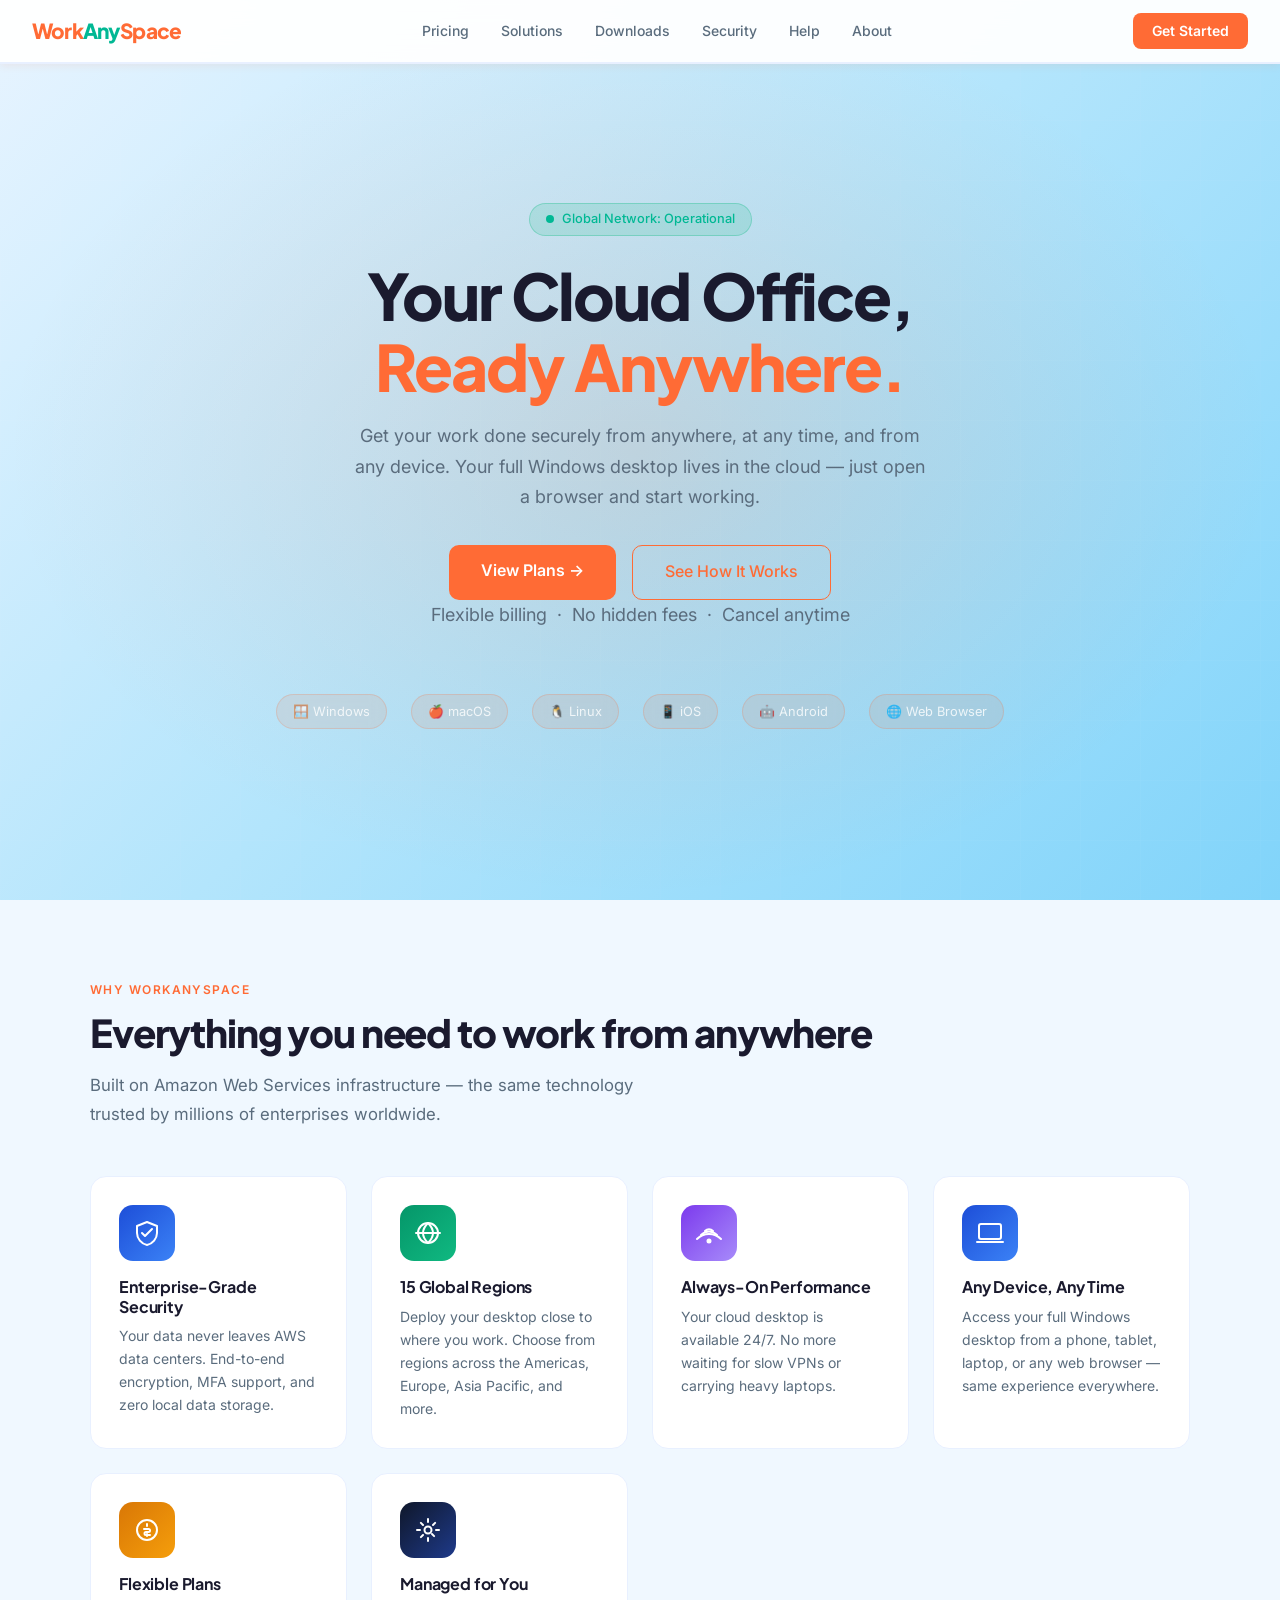
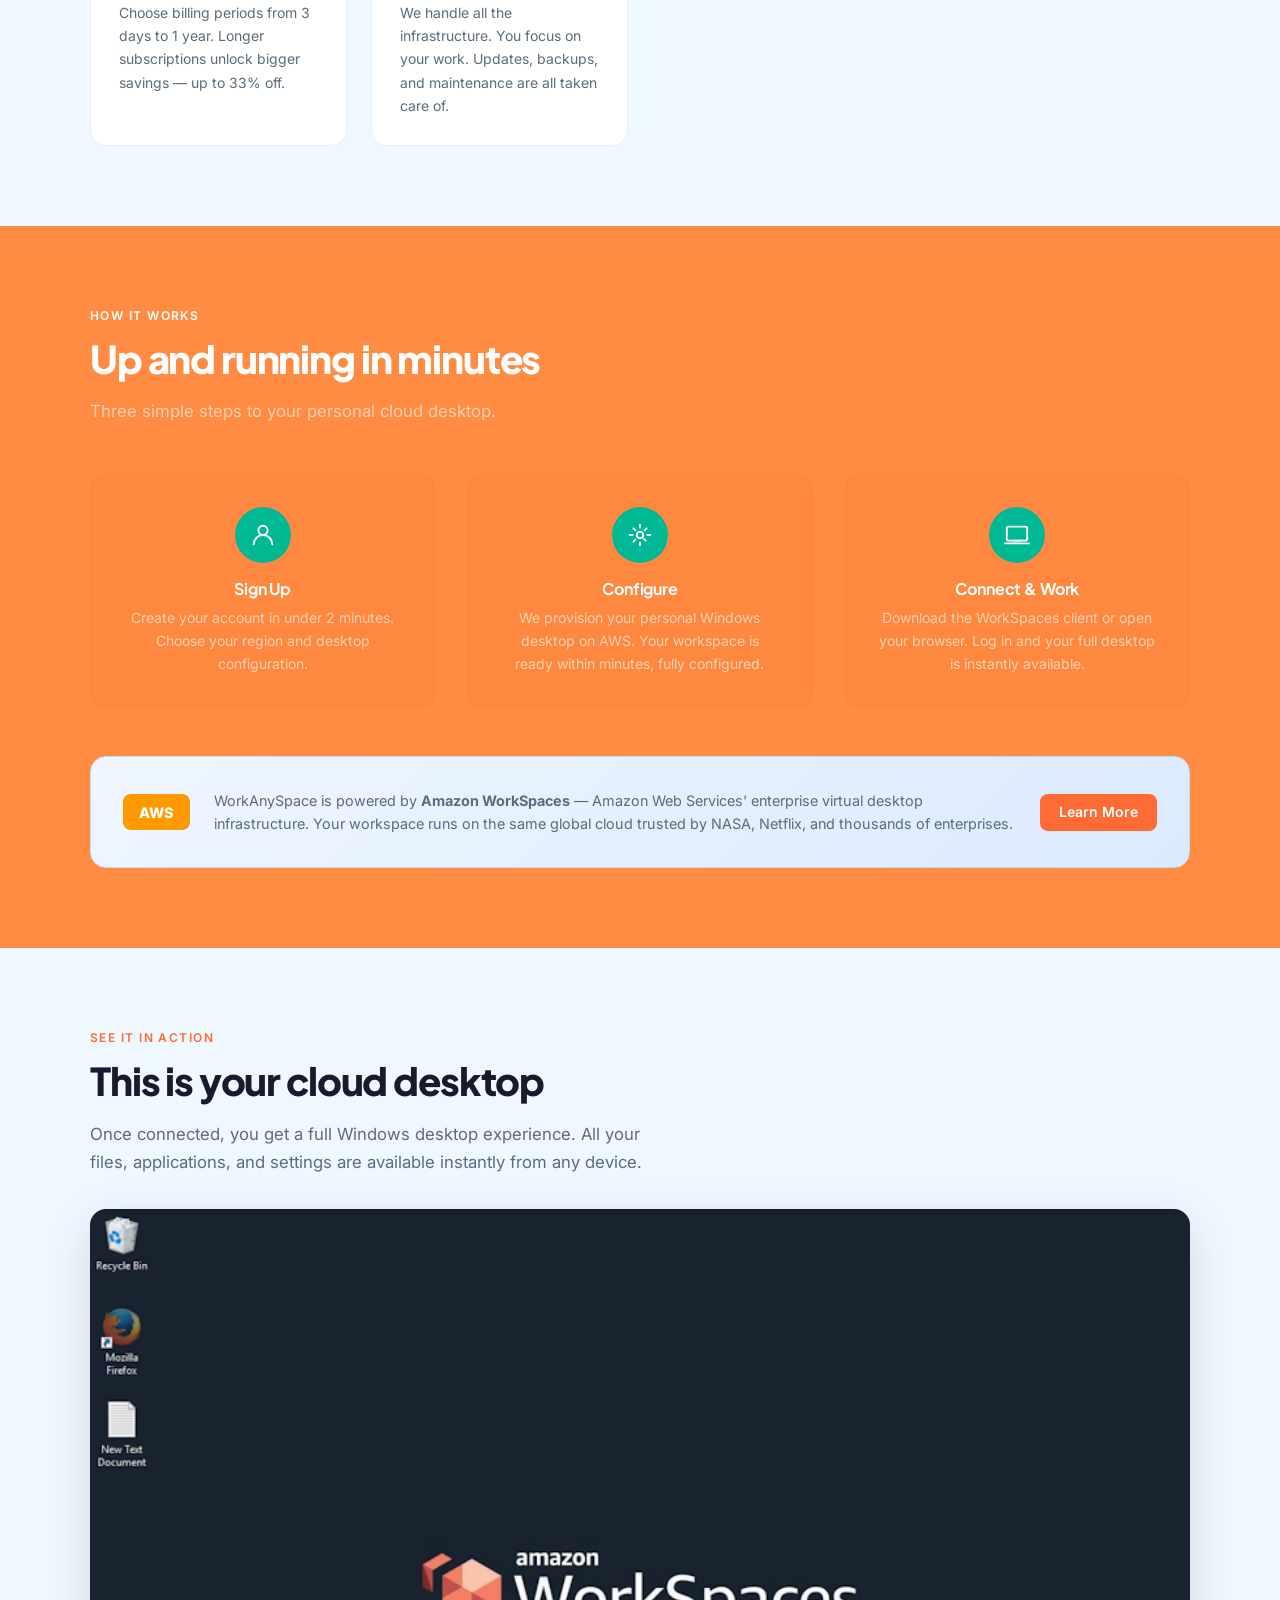
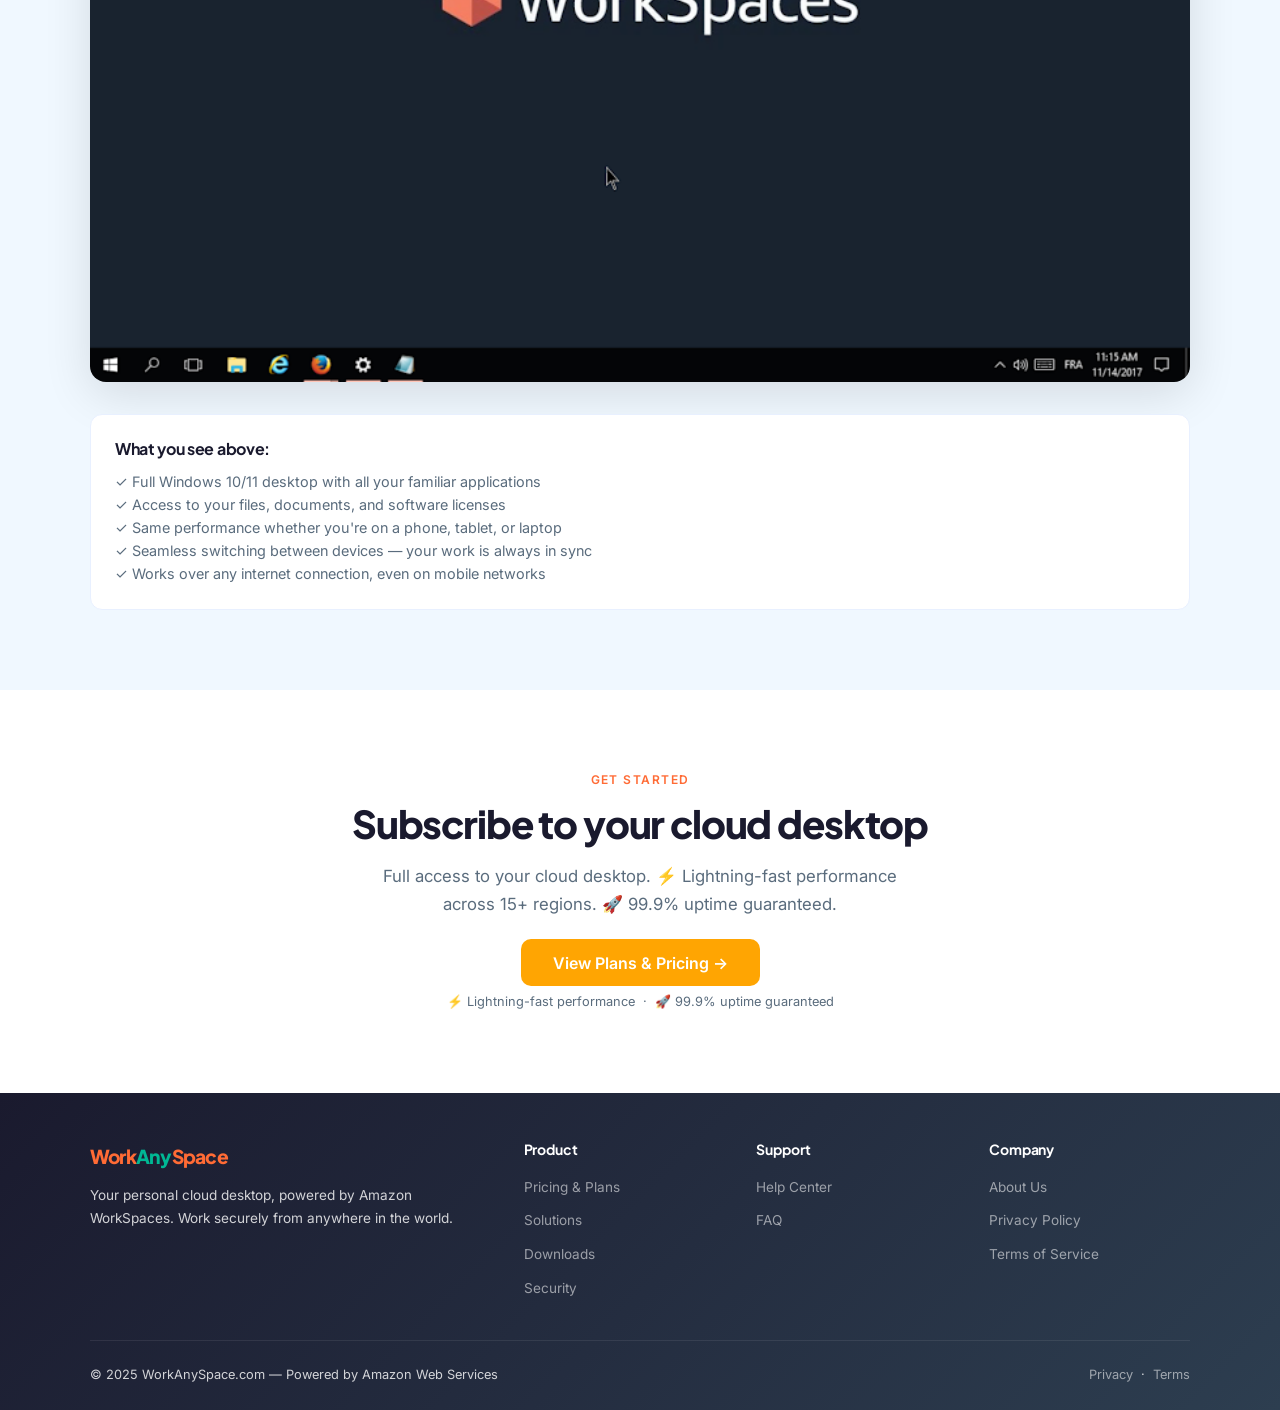
<file: index.html>
<!DOCTYPE html>
<html lang="en">
<head>
  <meta charset="UTF-8" />
  <meta name="viewport" content="width=device-width, initial-scale=1.0" />
  <title>WorkAnySpace – Your Cloud Desktop, Anywhere</title>
  <meta name="description" content="Get your work done securely from anywhere, at any time, on any device. Powered by Amazon WorkSpaces. Plans from $25/month." />
  <link rel="canonical" href="https://www.workanyspace.com/index.html" />
  <link rel="icon" type="image/svg+xml" href="data:image/svg+xml,<svg xmlns='http://www.w3.org/2000/svg' viewBox='0 0 32 32'><rect width='32' height='32' rx='8' fill='%231D4ED8'/><text x='50%25' y='54%25' dominant-baseline='middle' text-anchor='middle' font-size='18' font-family='Arial' font-weight='bold' fill='white'>W</text></svg>" />

  <!-- Open Graph / Facebook -->
  <meta property="og:type" content="website" />
  <meta property="og:url" content="https://www.workanyspace.com/" />
  <meta property="og:title" content="WorkAnySpace – Your Cloud Desktop, Anywhere" />
  <meta property="og:description" content="Get your work done securely from anywhere, at any time, on any device. Powered by Amazon WorkSpaces. Plans from $25/month." />
  <meta property="og:image" content="https://www.workanyspace.com/workspace-sample.webp" />
  <meta property="og:site_name" content="WorkAnySpace" />

  <!-- Twitter Card -->
  <meta name="twitter:card" content="summary_large_image" />
  <meta name="twitter:title" content="WorkAnySpace – Your Cloud Desktop, Anywhere" />
  <meta name="twitter:description" content="Get your work done securely from anywhere, at any time, on any device. Powered by Amazon WorkSpaces. Plans from $25/month." />
  <meta name="twitter:image" content="https://www.workanyspace.com/workspace-sample.webp" />

  <!-- Structured Data: Organization + WebSite -->
  <script type="application/ld+json">
  {
    "@context": "https://schema.org",
    "@graph": [
      {
        "@type": "Organization",
        "@id": "https://www.workanyspace.com/#organization",
        "name": "WorkAnySpace",
        "url": "https://www.workanyspace.com/",
        "logo": "https://www.workanyspace.com/workspace-sample.webp",
        "description": "WorkAnySpace provides cloud desktop solutions powered by Amazon WorkSpaces, enabling secure remote work from any device, anywhere in the world.",
        "contactPoint": {
          "@type": "ContactPoint",
          "email": "support@workanyspace.com",
          "contactType": "customer support"
        },
        "sameAs": []
      },
      {
        "@type": "WebSite",
        "@id": "https://www.workanyspace.com/#website",
        "url": "https://www.workanyspace.com/",
        "name": "WorkAnySpace",
        "description": "Your Cloud Desktop, Anywhere – Powered by Amazon WorkSpaces",
        "publisher": {
          "@id": "https://www.workanyspace.com/#organization"
        }
      },
      {
        "@type": "SoftwareApplication",
        "name": "WorkAnySpace Cloud Desktop",
        "applicationCategory": "BusinessApplication",
        "operatingSystem": "Windows, macOS, Linux, iOS, Android, Web Browser",
        "description": "A cloud desktop service powered by Amazon WorkSpaces. Access your full Windows desktop from any device, anywhere in the world.",
        "url": "https://www.workanyspace.com/",
        "offers": {
          "@type": "Offer",
          "price": "0",
          "priceCurrency": "USD",
          "description": "Starting from $25/month"
        }
      }
    ]
  }
  </script>

  <link rel="stylesheet" href="styles.css" />
  <!-- Google tag (gtag.js) -->
  <script async src="https://www.googletagmanager.com/gtag/js?id=G-0SPVFYB1VT"></script>
  <script>
    window.dataLayer = window.dataLayer || [];
    function gtag(){dataLayer.push(arguments);}
    gtag('js', new Date());
    gtag('config', 'G-0SPVFYB1VT');
  </script>
</head>
<body>

<nav>
  <a href="index.html" class="nav-logo">Work<span>Any</span>Space</a>
  <ul class="nav-links">
    <li><a href="pricing.html">Pricing</a></li>
    <li><a href="solutions.html">Solutions</a></li>
    <li><a href="downloads.html">Downloads</a></li>
    <li><a href="security.html">Security</a></li>
    <li><a href="help.html">Help</a></li>
    <li><a href="about.html">About</a></li>
  </ul>
  <div class="nav-actions">
    <a href="pricing.html" class="btn-primary">Get Started</a>
  </div>
</nav>

<!-- HERO -->
<section class="hero">
  <div class="hero-grid"></div>
  <div class="hero-content">
    <div class="status-badge">
      <span class="status-dot"></span>
      Global Network: Operational
    </div>
    <h1>Your Cloud Office,<br /><span>Ready Anywhere.</span></h1>
    <p>Get your work done securely from anywhere, at any time, and from any device. Your full Windows desktop lives in the cloud — just open a browser and start working.</p>
    <div class="hero-cta">
      <a href="pricing.html" class="btn-primary btn-large">View Plans →</a>
      <a href="solutions.html" class="btn-outline btn-large">See How It Works</a>
    </div>
    <p class="free-note">Flexible billing &nbsp;·&nbsp; No hidden fees &nbsp;·&nbsp; Cancel anytime</p>
    <div class="hero-devices">
      <span class="device-pill">🪟 Windows</span>
      <span class="device-pill">🍎 macOS</span>
      <span class="device-pill">🐧 Linux</span>
      <span class="device-pill">📱 iOS</span>
      <span class="device-pill">🤖 Android</span>
      <span class="device-pill">🌐 Web Browser</span>
    </div>
  </div>
</section>

<!-- CORE ADVANTAGES -->
<section style="background: var(--bg-light);">
  <div class="section-inner">
    <div class="section-label">Why WorkAnySpace</div>
    <h2 class="section-title">Everything you need to work from anywhere</h2>
    <p class="section-sub">Built on Amazon Web Services infrastructure — the same technology trusted by millions of enterprises worldwide.</p>
    <div class="features-grid">
      <div class="feature-card">
        <div class="feature-icon icon"><svg viewBox="0 0 28 28" fill="none" stroke="#fff" stroke-width="2" stroke-linecap="round" stroke-linejoin="round"><path d="M14 3L4 7v7c0 5.5 4.3 10.7 10 12 5.7-1.3 10-6.5 10-12V7L14 3z"/><polyline points="9,14 12,17 19,10"/></svg></div>
        <h3>Enterprise-Grade Security</h3>
        <p>Your data never leaves AWS data centers. End-to-end encryption, MFA support, and zero local data storage.</p>
      </div>
      <div class="feature-card">
        <div class="feature-icon icon icon-green"><svg viewBox="0 0 28 28" fill="none" stroke="#fff" stroke-width="2" stroke-linecap="round" stroke-linejoin="round"><circle cx="14" cy="14" r="10"/><path d="M2 14h24M14 4c-3 3-5 6-5 10s2 7 5 10M14 4c3 3 5 6 5 10s-2 7-5 10"/></svg></div>
        <h3>15 Global Regions</h3>
        <p>Deploy your desktop close to where you work. Choose from regions across the Americas, Europe, Asia Pacific, and more.</p>
      </div>
      <div class="feature-card">
        <div class="feature-icon icon icon-purple"><svg viewBox="0 0 28 28" fill="none" stroke="#fff" stroke-width="2" stroke-linecap="round" stroke-linejoin="round"><path d="M2 20c3.3-3.3 7.8-5 12-5s8.7 1.7 12 5"/><path d="M6 16c2.2-2.2 5.2-3.5 8-3.5s5.8 1.3 8 3.5"/><path d="M10 12c1.1-1.1 2.6-1.8 4-1.8s2.9.7 4 1.8"/><circle cx="14" cy="22" r="1.5" fill="#fff"/></svg></div>
        <h3>Always-On Performance</h3>
        <p>Your cloud desktop is available 24/7. No more waiting for slow VPNs or carrying heavy laptops.</p>
      </div>
      <div class="feature-card">
        <div class="feature-icon icon"><svg viewBox="0 0 28 28" fill="none" stroke="#fff" stroke-width="2" stroke-linecap="round" stroke-linejoin="round"><rect x="3" y="5" width="22" height="15" rx="2"/><path d="M1 23h26"/><path d="M10 20h8"/></svg></div>
        <h3>Any Device, Any Time</h3>
        <p>Access your full Windows desktop from a phone, tablet, laptop, or any web browser — same experience everywhere.</p>
      </div>
      <div class="feature-card">
        <div class="feature-icon icon icon-orange"><svg viewBox="0 0 28 28" fill="none" stroke="#fff" stroke-width="2" stroke-linecap="round" stroke-linejoin="round"><circle cx="14" cy="14" r="10"/><path d="M14 8v2m0 8v2m-3-7h4.5a1.5 1.5 0 010 3H13a1.5 1.5 0 000 3H17"/></svg></div>
        <h3>Flexible Plans</h3>
        <p>Choose billing periods from 3 days to 1 year. Longer subscriptions unlock bigger savings — up to 33% off.</p>
      </div>
      <div class="feature-card">
        <div class="feature-icon icon icon-dark"><svg viewBox="0 0 28 28" fill="none" stroke="#fff" stroke-width="2" stroke-linecap="round" stroke-linejoin="round"><circle cx="14" cy="14" r="3.5"/><path d="M14 3v3m0 16v3M3 14h3m16 0h3m-3.9-7.1-2.1 2.1M9 19l-2.1 2.1M20.1 20.1 18 18M9 9 6.9 6.9"/></svg></div>
        <h3>Managed for You</h3>
        <p>We handle all the infrastructure. You focus on your work. Updates, backups, and maintenance are all taken care of.</p>
      </div>
    </div>
  </div>
</section>

<!-- HOW IT WORKS -->
<section class="steps">
  <div class="section-inner">
    <div class="section-label">How It Works</div>
    <h2 class="section-title">Up and running in minutes</h2>
    <p class="section-sub">Three simple steps to your personal cloud desktop.</p>
    <div class="steps-grid">
      <div class="step-card">
        <div class="step-num"><svg viewBox="0 0 28 28" fill="none" stroke="#fff" stroke-width="2" stroke-linecap="round" stroke-linejoin="round" width="26" height="26"><circle cx="14" cy="9" r="5"/><path d="M4 24c0-5.5 4.5-10 10-10s10 4.5 10 10"/></svg></div>
        <h3>Sign Up</h3>
        <p>Create your account in under 2 minutes. Choose your region and desktop configuration.</p>
      </div>
      <div class="step-card">
        <div class="step-num"><svg viewBox="0 0 28 28" fill="none" stroke="#fff" stroke-width="2" stroke-linecap="round" stroke-linejoin="round" width="26" height="26"><circle cx="14" cy="14" r="3.5"/><path d="M14 3v3m0 16v3M3 14h3m16 0h3m-3.9-7.1-2.1 2.1M9 19l-2.1 2.1M20.1 20.1 18 18M9 9 6.9 6.9"/></svg></div>
        <h3>Configure</h3>
        <p>We provision your personal Windows desktop on AWS. Your workspace is ready within minutes, fully configured.</p>
      </div>
      <div class="step-card">
        <div class="step-num"><svg viewBox="0 0 28 28" fill="none" stroke="#fff" stroke-width="2" stroke-linecap="round" stroke-linejoin="round" width="26" height="26"><rect x="3" y="5" width="22" height="15" rx="2"/><path d="M1 23h26"/><path d="M10 20h8"/></svg></div>
        <h3>Connect & Work</h3>
        <p>Download the WorkSpaces client or open your browser. Log in and your full desktop is instantly available.</p>
      </div>
    </div>
    <div class="trust-banner">
      <span class="aws-badge">AWS</span>
      <p>WorkAnySpace is powered by <strong>Amazon WorkSpaces</strong> — Amazon Web Services' enterprise virtual desktop infrastructure. Your workspace runs on the same global cloud trusted by NASA, Netflix, and thousands of enterprises.</p>
      <a href="security.html" class="btn-primary">Learn More</a>
    </div>
  </div>
</section>

<!-- WORKSPACE EXAMPLE -->
<section style="background: var(--bg-light);">
  <div class="section-inner">
    <div class="section-label">See It In Action</div>
    <h2 class="section-title">This is your cloud desktop</h2>
    <p class="section-sub">Once connected, you get a full Windows desktop experience. All your files, applications, and settings are available instantly from any device.</p>
    <div style="margin-top:2rem; border-radius:16px; overflow:hidden; box-shadow:0 12px 48px rgba(0,0,0,0.12);">
      <img src="workspace-sample.webp" alt="WorkAnySpace Cloud Desktop Example – Full Windows Desktop in Browser" width="1200" height="750" style="width:100%; height:auto; display:block;" />
    </div>
    <div style="margin-top:2rem; background:#fff; border:1px solid var(--border); border-radius:12px; padding:1.5rem;">
      <h3 style="font-size:1rem; font-weight:700; margin-bottom:0.75rem; color:var(--text-dark);">What you see above:</h3>
      <ul style="list-style:none; color:var(--text-muted); font-size:0.9rem; line-height:1.8;">
        <li>✓ Full Windows 10/11 desktop with all your familiar applications</li>
        <li>✓ Access to your files, documents, and software licenses</li>
        <li>✓ Same performance whether you're on a phone, tablet, or laptop</li>
        <li>✓ Seamless switching between devices — your work is always in sync</li>
        <li>✓ Works over any internet connection, even on mobile networks</li>
      </ul>
    </div>
  </div>
</section>

<!-- TRIAL CTA -->
<section style="background: var(--bg-white); text-align: center;">
  <div class="section-inner">
    <div class="section-label">Get Started</div>
    <h2 class="section-title">Subscribe to your cloud desktop</h2>
    <p class="section-sub" style="margin: 0 auto 2rem;">Full access to your cloud desktop. ⚡ Lightning-fast performance across 15+ regions. 🚀 99.9% uptime guaranteed.</p>
    <a href="pricing.html" class="btn-primary btn-large btn-orange">View Plans & Pricing →</a>
    <p style="margin-top: 1rem; font-size: 0.8rem; color: var(--text-muted);">
      ⚡ Lightning-fast performance &nbsp;·&nbsp; 🚀 99.9% uptime guaranteed
    </p>
  </div>
</section>

<footer>
  <div class="footer-grid">
    <div class="footer-brand">
      <a href="index.html" class="nav-logo">Work<span>Any</span>Space</a>
      <p>Your personal cloud desktop, powered by Amazon WorkSpaces. Work securely from anywhere in the world.</p>
    </div>
    <div class="footer-col">
      <h4>Product</h4>
      <ul>
        <li><a href="pricing.html">Pricing & Plans</a></li>
        <li><a href="solutions.html">Solutions</a></li>
        <li><a href="downloads.html">Downloads</a></li>
        <li><a href="security.html">Security</a></li>
      </ul>
    </div>
    <div class="footer-col">
      <h4>Support</h4>
      <ul>
        <li><a href="help.html">Help Center</a></li>
        <li><a href="help.html#faq">FAQ</a></li>
      </ul>
    </div>
    <div class="footer-col">
      <h4>Company</h4>
      <ul>
        <li><a href="about.html">About Us</a></li>
        <li><a href="privacy.html">Privacy Policy</a></li>
        <li><a href="terms.html">Terms of Service</a></li>
      </ul>
    </div>
  </div>
  <div class="footer-bottom">
    <span>© 2025 WorkAnySpace.com — Powered by Amazon Web Services</span>
    <span><a href="privacy.html">Privacy</a> &nbsp;·&nbsp; <a href="terms.html">Terms</a></span>
  </div>
</footer>

<script>
  (function(d,t) {
    var BASE_URL="https://app.chatwoot.com";
    var g=d.createElement(t),s=d.getElementsByTagName(t)[0];
    g.src=BASE_URL+"/packs/js/sdk.js";
    g.async = true;
    s.parentNode.insertBefore(g,s);
    g.onload=function(){
      window.chatwootSDK.run({
        websiteToken: 'YqMaUxyNu1opMcPJSpZGg3Go',
        baseUrl: BASE_URL
      })
    }
  })(document,"script");
</script>

</body>
</html>
</file>
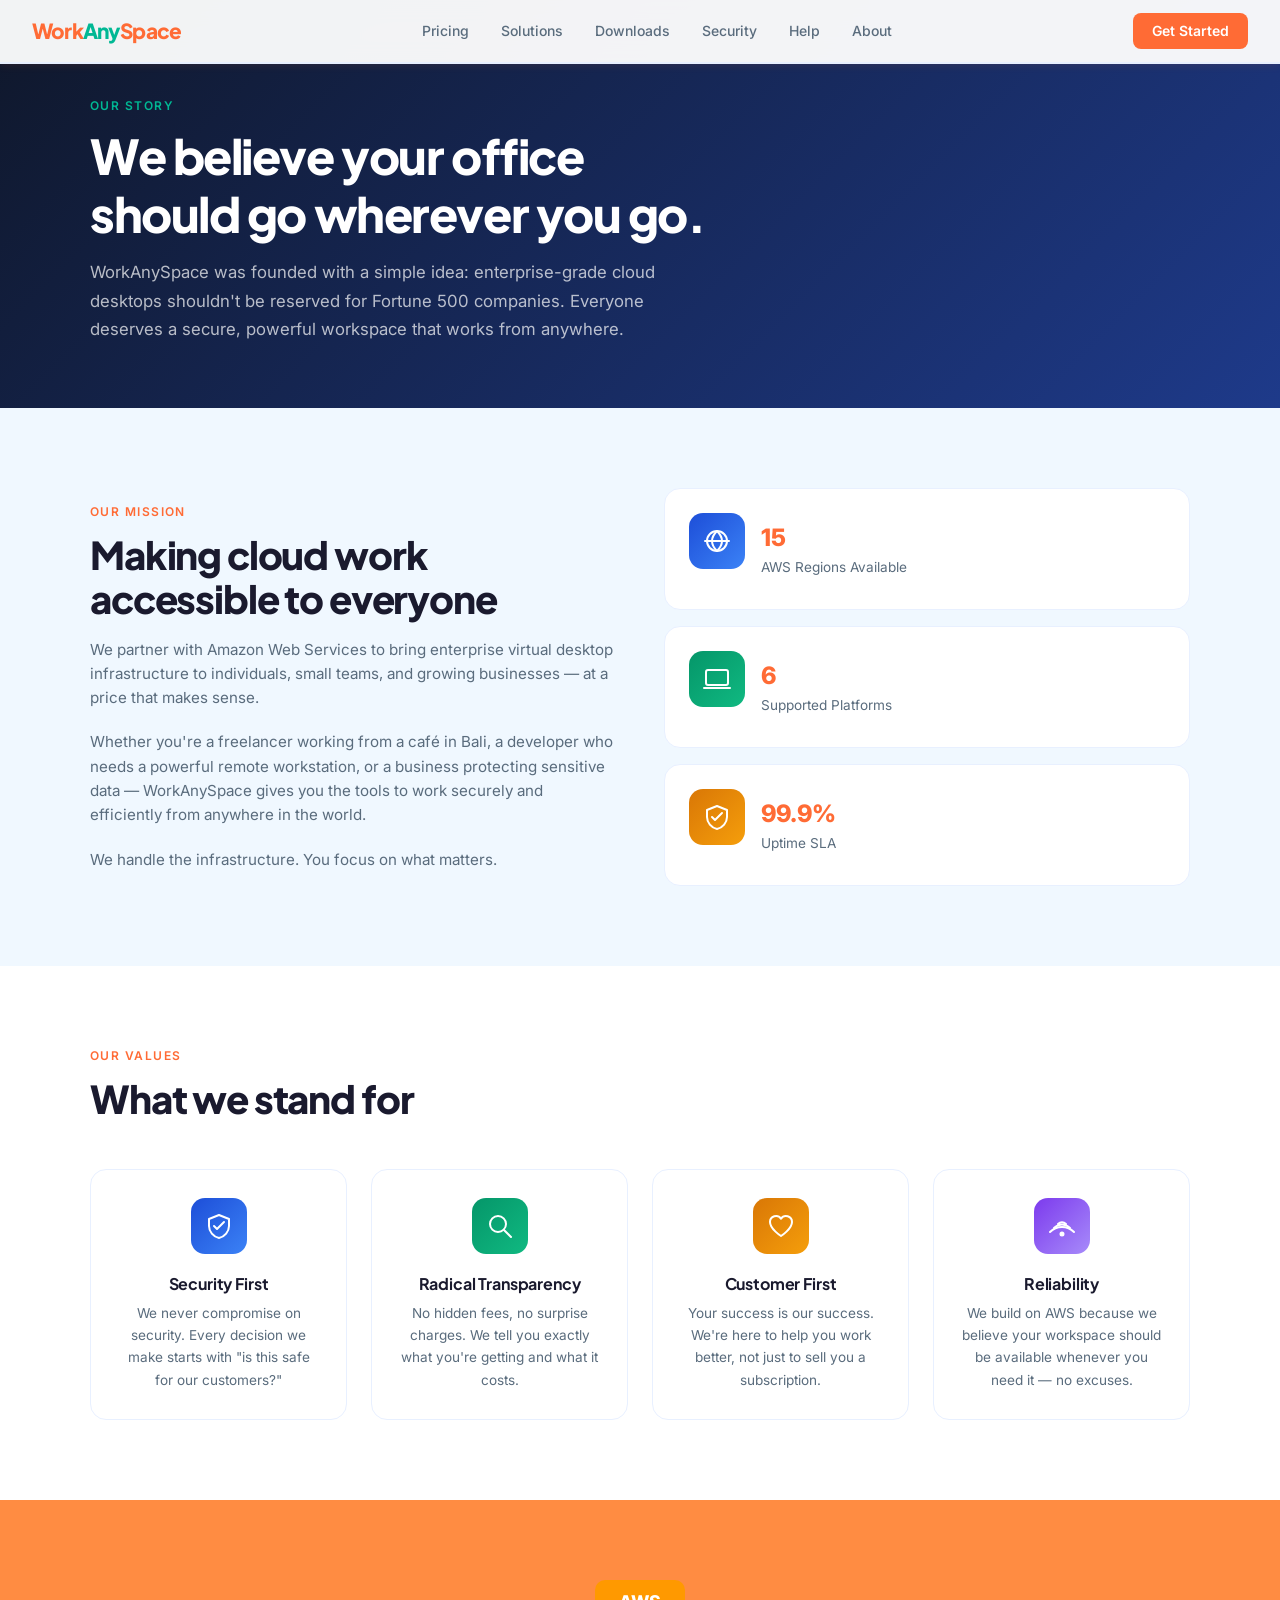
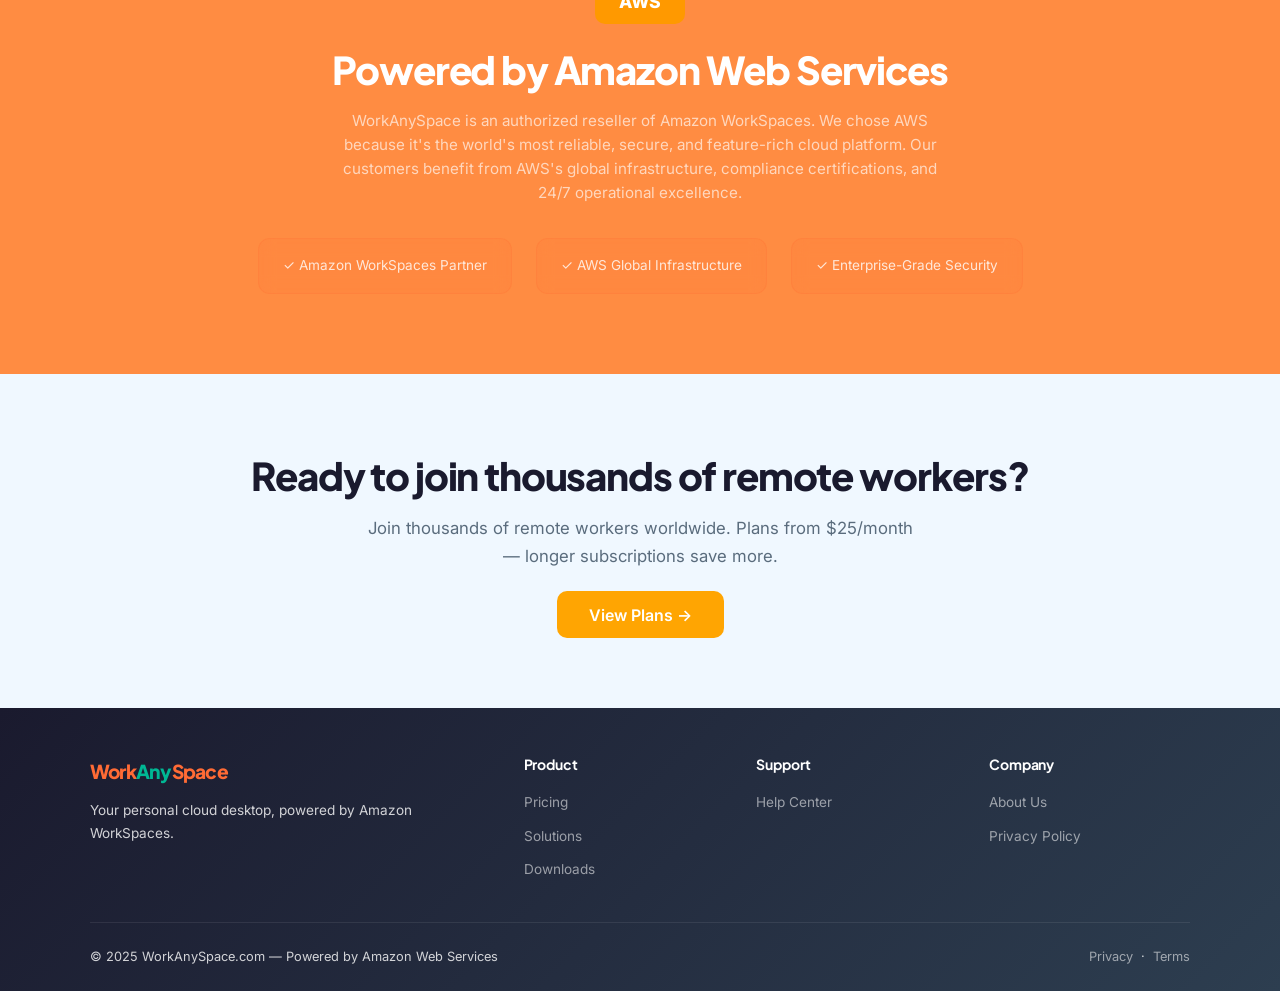
<file: about.html>
<!DOCTYPE html>
<html lang="en">
<head>
  <meta charset="UTF-8" />
  <meta name="viewport" content="width=device-width, initial-scale=1.0" />
  <title>About Us – WorkAnySpace</title>
  <meta name="description" content="Learn about WorkAnySpace — our mission to make cloud desktops accessible to everyone, powered by Amazon Web Services." />
  <link rel="canonical" href="https://www.workanyspace.com/about.html" />
  <link rel="icon" type="image/svg+xml" href="data:image/svg+xml,<svg xmlns='http://www.w3.org/2000/svg' viewBox='0 0 32 32'><rect width='32' height='32' rx='8' fill='%231D4ED8'/><text x='50%25' y='54%25' dominant-baseline='middle' text-anchor='middle' font-size='18' font-family='Arial' font-weight='bold' fill='white'>W</text></svg>" />

  <!-- Open Graph / Facebook -->
  <meta property="og:type" content="website" />
  <meta property="og:url" content="https://www.workanyspace.com/about.html" />
  <meta property="og:title" content="About Us – WorkAnySpace" />
  <meta property="og:description" content="Learn about WorkAnySpace — our mission to make cloud desktops accessible to everyone, powered by Amazon Web Services." />
  <meta property="og:image" content="https://www.workanyspace.com/workspace-sample.webp" />
  <meta property="og:site_name" content="WorkAnySpace" />

  <!-- Twitter Card -->
  <meta name="twitter:card" content="summary_large_image" />
  <meta name="twitter:title" content="About Us – WorkAnySpace" />
  <meta name="twitter:description" content="Learn about WorkAnySpace — our mission to make cloud desktops accessible to everyone, powered by Amazon Web Services." />
  <meta name="twitter:image" content="https://www.workanyspace.com/workspace-sample.webp" />

  <link rel="stylesheet" href="styles.css" />
  <!-- Google tag (gtag.js) -->
  <script async src="https://www.googletagmanager.com/gtag/js?id=G-0SPVFYB1VT"></script>
  <script>
    window.dataLayer = window.dataLayer || [];
    function gtag(){dataLayer.push(arguments);}
    gtag('js', new Date());
    gtag('config', 'G-0SPVFYB1VT');
  </script>
</head>
<body>

<nav>
  <a href="index.html" class="nav-logo">Work<span>Any</span>Space</a>
  <ul class="nav-links">
    <li><a href="pricing.html">Pricing</a></li>
    <li><a href="solutions.html">Solutions</a></li>
    <li><a href="downloads.html">Downloads</a></li>
    <li><a href="security.html">Security</a></li>
    <li><a href="help.html">Help</a></li>
    <li><a href="about.html">About</a></li>
  </ul>
  <div class="nav-actions">
    <a href="pricing.html" class="btn-primary">Get Started</a>
  </div>
</nav>

<!-- ABOUT HERO -->
<div class="about-hero">
  <div class="section-inner">
    <div class="section-label" style="color:var(--accent-green);">Our Story</div>
    <h1>We believe your office<br/>should go wherever you go.</h1>
    <p>WorkAnySpace was founded with a simple idea: enterprise-grade cloud desktops shouldn't be reserved for Fortune 500 companies. Everyone deserves a secure, powerful workspace that works from anywhere.</p>
  </div>
</div>

<!-- MISSION -->
<section style="background: var(--bg-light);">
  <div class="section-inner">
    <div style="display:grid; grid-template-columns: 1fr 1fr; gap:3rem; align-items:center;">
      <div>
        <div class="section-label">Our Mission</div>
        <h2 class="section-title">Making cloud work accessible to everyone</h2>
        <p style="color:var(--text-muted); font-size:0.95rem; margin-bottom:1.25rem;">We partner with Amazon Web Services to bring enterprise virtual desktop infrastructure to individuals, small teams, and growing businesses — at a price that makes sense.</p>
        <p style="color:var(--text-muted); font-size:0.95rem; margin-bottom:1.25rem;">Whether you're a freelancer working from a café in Bali, a developer who needs a powerful remote workstation, or a business protecting sensitive data — WorkAnySpace gives you the tools to work securely and efficiently from anywhere in the world.</p>
        <p style="color:var(--text-muted); font-size:0.95rem;">We handle the infrastructure. You focus on what matters.</p>
      </div>
      <div style="display:flex; flex-direction:column; gap:1rem;">
        <div style="background:var(--bg-white); border:1px solid var(--border); border-radius:16px; padding:1.5rem; display:flex; gap:1rem; align-items:center;">
          <div class="icon"><svg viewBox="0 0 28 28" fill="none" stroke="#fff" stroke-width="2" stroke-linecap="round" stroke-linejoin="round"><circle cx="14" cy="14" r="10"/><path d="M2 14h24M14 4c-3 3-5 6-5 10s2 7 5 10M14 4c3 3 5 6 5 10s-2 7-5 10"/></svg></div>
          <div>
            <div style="font-size:1.5rem; font-weight:800; color:var(--primary);">15</div>
            <div style="font-size:0.85rem; color:var(--text-muted);">AWS Regions Available</div>
          </div>
        </div>
        <div style="background:var(--bg-white); border:1px solid var(--border); border-radius:16px; padding:1.5rem; display:flex; gap:1rem; align-items:center;">
          <div class="icon icon-green"><svg viewBox="0 0 28 28" fill="none" stroke="#fff" stroke-width="2" stroke-linecap="round" stroke-linejoin="round"><rect x="3" y="5" width="22" height="15" rx="2"/><path d="M1 23h26"/><path d="M10 20h8"/></svg></div>
          <div>
            <div style="font-size:1.5rem; font-weight:800; color:var(--primary);">6</div>
            <div style="font-size:0.85rem; color:var(--text-muted);">Supported Platforms</div>
          </div>
        </div>
        <div style="background:var(--bg-white); border:1px solid var(--border); border-radius:16px; padding:1.5rem; display:flex; gap:1rem; align-items:center;">
          <div class="icon icon-orange"><svg viewBox="0 0 28 28" fill="none" stroke="#fff" stroke-width="2" stroke-linecap="round" stroke-linejoin="round"><path d="M14 3L4 7v7c0 5.5 4.3 10.7 10 12 5.7-1.3 10-6.5 10-12V7L14 3z"/><polyline points="9,14 12,17 19,10"/></svg></div>
          <div>
            <div style="font-size:1.5rem; font-weight:800; color:var(--primary);">99.9%</div>
            <div style="font-size:0.85rem; color:var(--text-muted);">Uptime SLA</div>
          </div>
        </div>
      </div>
    </div>
  </div>
</section>

<!-- VALUES -->
<section style="background: var(--bg-white);">
  <div class="section-inner">
    <div class="section-label">Our Values</div>
    <h2 class="section-title">What we stand for</h2>
    <div class="values-grid">
      <div class="value-card">
        <div class="value-icon"><div class="icon"><svg viewBox="0 0 28 28" fill="none" stroke="#fff" stroke-width="2" stroke-linecap="round" stroke-linejoin="round"><path d="M14 3L4 7v7c0 5.5 4.3 10.7 10 12 5.7-1.3 10-6.5 10-12V7L14 3z"/><polyline points="9,14 12,17 19,10"/></svg></div></div>
        <h3>Security First</h3>
        <p>We never compromise on security. Every decision we make starts with "is this safe for our customers?"</p>
      </div>
      <div class="value-card">
        <div class="value-icon"><div class="icon icon-green"><svg viewBox="0 0 28 28" fill="none" stroke="#fff" stroke-width="2" stroke-linecap="round" stroke-linejoin="round"><circle cx="12" cy="12" r="8"/><line x1="18" y1="18" x2="25" y2="25"/></svg></div></div>
        <h3>Radical Transparency</h3>
        <p>No hidden fees, no surprise charges. We tell you exactly what you're getting and what it costs.</p>
      </div>
      <div class="value-card">
        <div class="value-icon"><div class="icon icon-orange"><svg viewBox="0 0 28 28" fill="none" stroke="#fff" stroke-width="2" stroke-linecap="round" stroke-linejoin="round"><path d="M14 24S3 17 3 10a6 6 0 0111-3.3A6 6 0 0125 10c0 7-11 14-11 14z"/></svg></div></div>
        <h3>Customer First</h3>
        <p>Your success is our success. We're here to help you work better, not just to sell you a subscription.</p>
      </div>
      <div class="value-card">
        <div class="value-icon"><div class="icon icon-purple"><svg viewBox="0 0 28 28" fill="none" stroke="#fff" stroke-width="2" stroke-linecap="round" stroke-linejoin="round"><path d="M2 20c3.3-3.3 7.8-5 12-5s8.7 1.7 12 5"/><path d="M6 16c2.2-2.2 5.2-3.5 8-3.5s5.8 1.3 8 3.5"/><path d="M10 12c1.1-1.1 2.6-1.8 4-1.8s2.9.7 4 1.8"/><circle cx="14" cy="22" r="1.5" fill="#fff"/></svg></div></div>
        <h3>Reliability</h3>
        <p>We build on AWS because we believe your workspace should be available whenever you need it — no excuses.</p>
      </div>
    </div>
  </div>
</section>

<!-- AWS PARTNERSHIP -->
<section style="background: var(--primary-dark);">
  <div class="section-inner" style="text-align:center;">
    <div style="display:inline-block; background:#FF9900; color:#fff; font-weight:800; padding:0.5rem 1.5rem; border-radius:10px; font-size:1.1rem; margin-bottom:1.5rem;">AWS</div>
    <h2 class="section-title" style="color:#fff;">Powered by Amazon Web Services</h2>
    <p style="color:rgba(255,255,255,0.65); max-width:600px; margin:0 auto 2rem; font-size:0.95rem;">WorkAnySpace is an authorized reseller of Amazon WorkSpaces. We chose AWS because it's the world's most reliable, secure, and feature-rich cloud platform. Our customers benefit from AWS's global infrastructure, compliance certifications, and 24/7 operational excellence.</p>
    <div style="display:flex; justify-content:center; gap:1.5rem; flex-wrap:wrap;">
      <div style="background:var(--glass-bg); border:1px solid var(--glass-border); border-radius:12px; padding:1rem 1.5rem; color:rgba(255,255,255,0.8); font-size:0.85rem; backdrop-filter:blur(8px);">✓ Amazon WorkSpaces Partner</div>
      <div style="background:var(--glass-bg); border:1px solid var(--glass-border); border-radius:12px; padding:1rem 1.5rem; color:rgba(255,255,255,0.8); font-size:0.85rem; backdrop-filter:blur(8px);">✓ AWS Global Infrastructure</div>
      <div style="background:var(--glass-bg); border:1px solid var(--glass-border); border-radius:12px; padding:1rem 1.5rem; color:rgba(255,255,255,0.8); font-size:0.85rem; backdrop-filter:blur(8px);">✓ Enterprise-Grade Security</div>
    </div>
  </div>
</section>

<!-- CTA -->
<section style="background: var(--bg-light); text-align:center;">
  <div class="section-inner">
    <h2 class="section-title">Ready to join thousands of remote workers?</h2>
    <p class="section-sub" style="margin: 0 auto 2rem;">Join thousands of remote workers worldwide. Plans from $25/month — longer subscriptions save more.</p>
    <a href="pricing.html" class="btn-primary btn-large btn-orange">View Plans →</a>
  </div>
</section>

<footer>
  <div class="footer-grid">
    <div class="footer-brand">
      <a href="index.html" class="nav-logo">Work<span>Any</span>Space</a>
      <p>Your personal cloud desktop, powered by Amazon WorkSpaces.</p>
    </div>
    <div class="footer-col"><h4>Product</h4><ul>
      <li><a href="pricing.html">Pricing</a></li>
      <li><a href="solutions.html">Solutions</a></li>
      <li><a href="downloads.html">Downloads</a></li>
    </ul></div>
    <div class="footer-col"><h4>Support</h4><ul>
      <li><a href="help.html">Help Center</a></li>
    </ul></div>
    <div class="footer-col"><h4>Company</h4><ul>
      <li><a href="about.html">About Us</a></li>
      <li><a href="privacy.html">Privacy Policy</a></li>
    </ul></div>
  </div>
  <div class="footer-bottom">
    <span>© 2025 WorkAnySpace.com — Powered by Amazon Web Services</span>
    <span><a href="privacy.html">Privacy</a> &nbsp;·&nbsp; <a href="terms.html">Terms</a></span>
  </div>
</footer>

<script>
  (function(d,t) {
    var BASE_URL="https://app.chatwoot.com";
    var g=d.createElement(t),s=d.getElementsByTagName(t)[0];
    g.src=BASE_URL+"/packs/js/sdk.js";
    g.async = true;
    s.parentNode.insertBefore(g,s);
    g.onload=function(){
      window.chatwootSDK.run({
        websiteToken: 'YqMaUxyNu1opMcPJSpZGg3Go',
        baseUrl: BASE_URL
      })
    }
  })(document,"script");
</script>

</body>
</html>
</file>
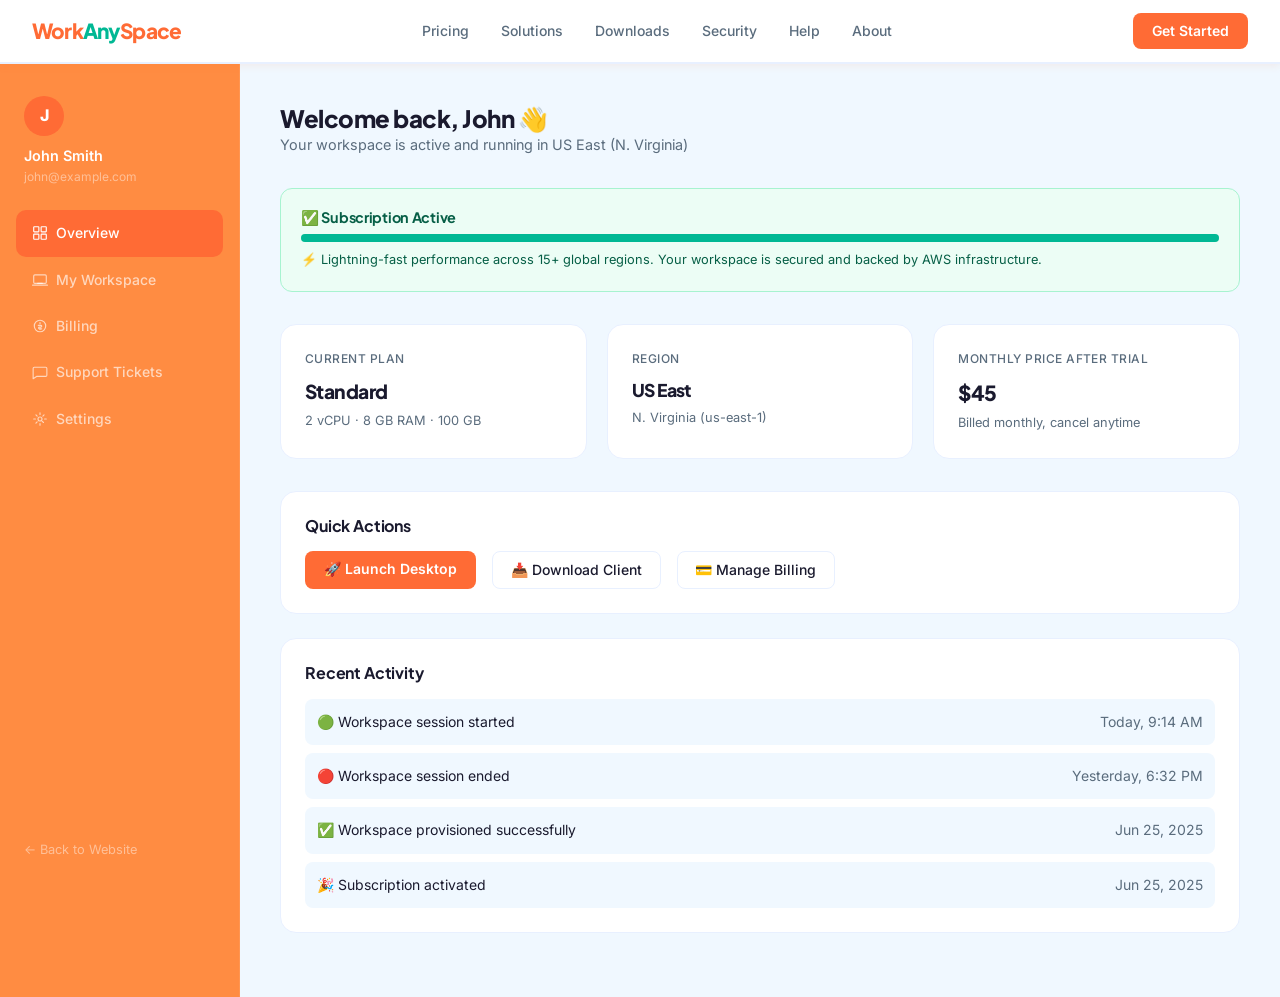
<file: dashboard.html>
<!DOCTYPE html>
<html lang="en">
<head>
  <meta charset="UTF-8" />
  <meta name="viewport" content="width=device-width, initial-scale=1.0" />
  <title>Dashboard – WorkAnySpace</title>
  <meta name="robots" content="noindex, nofollow" />
  <link rel="icon" type="image/svg+xml" href="data:image/svg+xml,<svg xmlns='http://www.w3.org/2000/svg' viewBox='0 0 32 32'><rect width='32' height='32' rx='8' fill='%231D4ED8'/><text x='50%25' y='54%25' dominant-baseline='middle' text-anchor='middle' font-size='18' font-family='Arial' font-weight='bold' fill='white'>W</text></svg>" />
  <link rel="stylesheet" href="styles.css" />
  <!-- Google tag (gtag.js) -->
  <script async src="https://www.googletagmanager.com/gtag/js?id=G-0SPVFYB1VT"></script>
  <script>
    window.dataLayer = window.dataLayer || [];
    function gtag(){dataLayer.push(arguments);}
    gtag('js', new Date());
    gtag('config', 'G-0SPVFYB1VT');
  </script>
</head>
<body>

<nav>
  <a href="index.html" class="nav-logo">Work<span>Any</span>Space</a>
  <ul class="nav-links">
    <li><a href="pricing.html">Pricing</a></li>
    <li><a href="solutions.html">Solutions</a></li>
    <li><a href="downloads.html">Downloads</a></li>
    <li><a href="security.html">Security</a></li>
    <li><a href="help.html">Help</a></li>
    <li><a href="about.html">About</a></li>
  </ul>
  <div class="nav-actions">
    <a href="pricing.html" class="btn-primary">Get Started</a>
  </div>
</nav>

<div class="dashboard-layout">

  <!-- SIDEBAR -->
  <aside class="sidebar">
    <div style="padding:0 0.5rem; margin-bottom:1.5rem;">
      <div style="width:40px; height:40px; background:var(--primary); border-radius:50%; display:flex; align-items:center; justify-content:center; color:#fff; font-weight:800; font-size:1rem; margin-bottom:0.5rem;">J</div>
      <div style="color:#fff; font-size:0.9rem; font-weight:600;">John Smith</div>
      <div style="color:rgba(255,255,255,0.45); font-size:0.75rem;">john@example.com</div>
    </div>
    <ul class="sidebar-nav">
      <li><a href="#overview" class="active" onclick="showTab('overview',this)"><svg width="16" height="16" viewBox="0 0 28 28" fill="none" stroke="currentColor" stroke-width="2" stroke-linecap="round" stroke-linejoin="round"><rect x="3" y="3" width="9" height="9" rx="1"/><rect x="16" y="3" width="9" height="9" rx="1"/><rect x="3" y="16" width="9" height="9" rx="1"/><rect x="16" y="16" width="9" height="9" rx="1"/></svg> Overview</a></li>
      <li><a href="#workspace" onclick="showTab('workspace',this)"><svg width="16" height="16" viewBox="0 0 28 28" fill="none" stroke="currentColor" stroke-width="2" stroke-linecap="round" stroke-linejoin="round"><rect x="3" y="5" width="22" height="15" rx="2"/><path d="M1 23h26"/><path d="M10 20h8"/></svg> My Workspace</a></li>
      <li><a href="#billing" onclick="showTab('billing',this)"><svg width="16" height="16" viewBox="0 0 28 28" fill="none" stroke="currentColor" stroke-width="2" stroke-linecap="round" stroke-linejoin="round"><circle cx="14" cy="14" r="10"/><path d="M14 8v2m0 8v2m-3-7h4.5a1.5 1.5 0 010 3H13a1.5 1.5 0 000 3H17"/></svg> Billing</a></li>
      <li><a href="#tickets" onclick="showTab('tickets',this)"><svg width="16" height="16" viewBox="0 0 28 28" fill="none" stroke="currentColor" stroke-width="2" stroke-linecap="round" stroke-linejoin="round"><path d="M4 4h20a2 2 0 012 2v12a2 2 0 01-2 2H8l-6 4V6a2 2 0 012-2z"/></svg> Support Tickets</a></li>
      <li><a href="#settings" onclick="showTab('settings',this)"><svg width="16" height="16" viewBox="0 0 28 28" fill="none" stroke="currentColor" stroke-width="2" stroke-linecap="round" stroke-linejoin="round"><circle cx="14" cy="14" r="3.5"/><path d="M14 3v3m0 16v3M3 14h3m16 0h3m-3.9-7.1-2.1 2.1M9 19l-2.1 2.1M20.1 20.1 18 18M9 9 6.9 6.9"/></svg> Settings</a></li>
    </ul>
    <div style="position:absolute; bottom:2rem; left:1rem; right:1rem;">
      <a href="index.html" style="display:flex; align-items:center; gap:0.5rem; color:rgba(255,255,255,0.45); font-size:0.8rem; text-decoration:none; padding:0.5rem;">
        ← Back to Website
      </a>
    </div>
  </aside>

  <!-- MAIN CONTENT -->
  <main class="dashboard-main">

    <!-- OVERVIEW TAB -->
    <div id="tab-overview">
      <div class="dash-header">
        <h1>Welcome back, John 👋</h1>
        <p>Your workspace is active and running in US East (N. Virginia)</p>
      </div>

      <!-- SUBSCRIPTION STATUS -->
      <div class="trial-bar">
        <h4>✅ Subscription Active</h4>
        <div class="progress-track">
          <div class="progress-fill" style="width:100%;"></div>
        </div>
        <p>⚡ Lightning-fast performance across 15+ global regions. Your workspace is secured and backed by AWS infrastructure.</p>
      </div>

      <!-- STATS -->
      <div class="dash-grid">
        <div class="dash-card">
          <div class="label">Current Plan</div>
          <div class="value" style="font-size:1.2rem;">Standard</div>
          <div class="sub">2 vCPU · 8 GB RAM · 100 GB</div>
        </div>
        <div class="dash-card">
          <div class="label">Region</div>
          <div class="value" style="font-size:1.1rem;">US East</div>
          <div class="sub">N. Virginia (us-east-1)</div>
        </div>
        <div class="dash-card">
          <div class="label">Monthly Price After Trial</div>
          <div class="value" style="font-size:1.3rem;">$45</div>
          <div class="sub">Billed monthly, cancel anytime</div>
        </div>
      </div>

      <!-- QUICK ACTIONS -->
      <div class="dash-section">
        <h3>Quick Actions</h3>
        <div style="display:flex; gap:1rem; flex-wrap:wrap;">
          <a href="https://us-east-1.webclient.amazonworkspaces.com/registration" target="_blank" class="btn-primary">🚀 Launch Desktop</a>
          <a href="downloads.html" class="btn-outline" style="color:var(--text-dark); border-color:var(--border); padding:0.45rem 1.1rem; border-radius:8px; text-decoration:none; font-size:0.875rem; font-weight:500;">📥 Download Client</a>
          <button onclick="showTab('billing', document.querySelector('[onclick*=billing]'))" class="btn-outline" style="color:var(--text-dark); border-color:var(--border); padding:0.45rem 1.1rem; border-radius:8px; font-size:0.875rem; font-weight:500; cursor:pointer; background:none;">💳 Manage Billing</button>
        </div>
      </div>

      <!-- RECENT ACTIVITY -->
      <div class="dash-section">
        <h3>Recent Activity</h3>
        <div style="display:flex; flex-direction:column; gap:0.5rem;">
          <div style="display:flex; justify-content:space-between; align-items:center; padding:0.75rem; background:var(--bg-light); border-radius:8px; font-size:0.875rem;">
            <span>🟢 Workspace session started</span>
            <span style="color:var(--text-muted);">Today, 9:14 AM</span>
          </div>
          <div style="display:flex; justify-content:space-between; align-items:center; padding:0.75rem; background:var(--bg-light); border-radius:8px; font-size:0.875rem;">
            <span>🔴 Workspace session ended</span>
            <span style="color:var(--text-muted);">Yesterday, 6:32 PM</span>
          </div>
          <div style="display:flex; justify-content:space-between; align-items:center; padding:0.75rem; background:var(--bg-light); border-radius:8px; font-size:0.875rem;">
            <span>✅ Workspace provisioned successfully</span>
            <span style="color:var(--text-muted);">Jun 25, 2025</span>
          </div>
          <div style="display:flex; justify-content:space-between; align-items:center; padding:0.75rem; background:var(--bg-light); border-radius:8px; font-size:0.875rem;">
            <span>🎉 Subscription activated</span>
            <span style="color:var(--text-muted);">Jun 25, 2025</span>
          </div>
        </div>
      </div>
    </div>

    <!-- WORKSPACE TAB -->
    <div id="tab-workspace" style="display:none;">
      <div class="dash-header">
        <h1>My Workspace</h1>
        <p>Manage and connect to your cloud desktop</p>
      </div>
      <div class="dash-section">
        <h3>Workspace Details</h3>
        <div style="display:grid; grid-template-columns:1fr 1fr; gap:1rem; font-size:0.875rem;">
          <div style="display:flex; flex-direction:column; gap:0.25rem;"><span style="color:var(--text-muted);">Status</span><span style="color:var(--accent-green); font-weight:600;">● Available</span></div>
          <div style="display:flex; flex-direction:column; gap:0.25rem;"><span style="color:var(--text-muted);">Plan</span><span style="font-weight:600;">Standard</span></div>
          <div style="display:flex; flex-direction:column; gap:0.25rem;"><span style="color:var(--text-muted);">Region</span><span style="font-weight:600;">US East (N. Virginia)</span></div>
          <div style="display:flex; flex-direction:column; gap:0.25rem;"><span style="color:var(--text-muted);">Operating System</span><span style="font-weight:600;">Windows 11</span></div>
          <div style="display:flex; flex-direction:column; gap:0.25rem;"><span style="color:var(--text-muted);">CPU</span><span style="font-weight:600;">2 vCPU</span></div>
          <div style="display:flex; flex-direction:column; gap:0.25rem;"><span style="color:var(--text-muted);">RAM</span><span style="font-weight:600;">8 GB</span></div>
          <div style="display:flex; flex-direction:column; gap:0.25rem;"><span style="color:var(--text-muted);">Storage</span><span style="font-weight:600;">100 GB SSD</span></div>
          <div style="display:flex; flex-direction:column; gap:0.25rem;"><span style="color:var(--text-muted);">Created</span><span style="font-weight:600;">June 25, 2025</span></div>
        </div>
        <div style="margin-top:1.5rem; display:flex; gap:1rem; flex-wrap:wrap;">
          <a href="https://us-east-1.webclient.amazonworkspaces.com/registration" target="_blank" class="btn-primary">🚀 Launch Desktop</a>
          <a href="downloads.html" class="btn-outline" style="color:var(--text-dark); border-color:var(--border); padding:0.45rem 1.1rem; border-radius:8px; text-decoration:none; font-size:0.875rem; font-weight:500;">📥 Download Client</a>
        </div>
      </div>
      <div class="dash-section">
        <h3>Upgrade Your Plan</h3>
        <p style="font-size:0.875rem; color:var(--text-muted); margin-bottom:1rem;">Need more power? Upgrade to a higher configuration at any time.</p>
        <div style="display:grid; grid-template-columns:repeat(auto-fit,minmax(180px,1fr)); gap:1rem;">
          <div style="border:2px solid var(--accent-green); border-radius:12px; padding:1rem; text-align:center;">
            <div style="font-size:0.75rem; color:var(--accent-green); font-weight:700; margin-bottom:0.25rem;">CURRENT</div>
            <div style="font-weight:700;">Standard</div>
            <div style="font-size:0.8rem; color:var(--text-muted);">2 vCPU / 8 GB</div>
            <div style="font-weight:700; margin-top:0.5rem;">$45/mo</div>
          </div>
          <div style="border:1px solid var(--border); border-radius:12px; padding:1rem; text-align:center;">
            <div style="font-weight:700;">Performance</div>
            <div style="font-size:0.8rem; color:var(--text-muted);">4 vCPU / 16 GB</div>
            <div style="font-weight:700; margin-top:0.5rem;">$85/mo</div>
            <button class="btn-primary" style="margin-top:0.75rem; width:100%; padding:0.4rem;">Upgrade</button>
          </div>
          <div style="border:1px solid var(--border); border-radius:12px; padding:1rem; text-align:center;">
            <div style="font-weight:700;">Power</div>
            <div style="font-size:0.8rem; color:var(--text-muted);">8 vCPU / 32 GB</div>
            <div style="font-weight:700; margin-top:0.5rem;">$160/mo</div>
            <button class="btn-primary" style="margin-top:0.75rem; width:100%; padding:0.4rem;">Upgrade</button>
          </div>
        </div>
      </div>
    </div>

    <!-- BILLING TAB -->
    <div id="tab-billing" style="display:none;">
      <div class="dash-header">
        <h1>Billing</h1>
        <p>Manage your subscription and payment method</p>
      </div>
      <div class="dash-section">
        <h3>Subscription Summary</h3>
        <div style="display:flex; flex-direction:column; gap:0.75rem; font-size:0.875rem;">
          <div style="display:flex; justify-content:space-between; padding:0.75rem; background:var(--bg-light); border-radius:8px;">
            <span>Current Plan</span><span style="font-weight:600;">Standard — 2 vCPU / 8 GB RAM</span>
          </div>
          <div style="display:flex; justify-content:space-between; padding:0.75rem; background:var(--bg-light); border-radius:8px;">
            <span>Billing Period</span><span style="font-weight:600; color:var(--accent-green);">Monthly</span>
          </div>
          <div style="display:flex; justify-content:space-between; padding:0.75rem; background:var(--bg-light); border-radius:8px;">
            <span>Price</span><span style="font-weight:600;">$45.00 / month</span>
          </div>
          <div style="display:flex; justify-content:space-between; padding:0.75rem; background:var(--bg-light); border-radius:8px;">
            <span>Next Renewal</span><span style="font-weight:600;">July 25, 2025</span>
          </div>
        </div>
      </div>
      <div class="dash-section">
        <h3>Add Payment Method</h3>
        <p style="font-size:0.875rem; color:var(--text-muted); margin-bottom:1rem;">Add a payment method now to ensure uninterrupted service after your trial ends.</p>
        <div style="display:flex; flex-direction:column; gap:0.75rem; max-width:400px;">
          <input type="text" placeholder="Cardholder Name" style="padding:0.75rem 1rem; border:1px solid var(--border); border-radius:10px; font-family:'Inter',sans-serif; font-size:0.875rem; outline:none;" />
          <input type="text" placeholder="Card Number" style="padding:0.75rem 1rem; border:1px solid var(--border); border-radius:10px; font-family:'Inter',sans-serif; font-size:0.875rem; outline:none;" />
          <div style="display:grid; grid-template-columns:1fr 1fr; gap:0.75rem;">
            <input type="text" placeholder="MM / YY" style="padding:0.75rem 1rem; border:1px solid var(--border); border-radius:10px; font-family:'Inter',sans-serif; font-size:0.875rem; outline:none;" />
            <input type="text" placeholder="CVV" style="padding:0.75rem 1rem; border:1px solid var(--border); border-radius:10px; font-family:'Inter',sans-serif; font-size:0.875rem; outline:none;" />
          </div>
          <button class="btn-primary" style="padding:0.75rem;">Save Payment Method</button>
        </div>
      </div>
    </div>

    <!-- TICKETS TAB -->
    <div id="tab-tickets" style="display:none;">
      <div class="dash-header">
        <h1>Support Tickets</h1>
        <p>Submit a request or track existing issues</p>
      </div>
      <div class="dash-section">
        <h3>Submit a New Ticket</h3>
        <div class="ticket-form" id="ticket-form">
          <select id="t-type">
            <option value="">Select issue type...</option>
            <option>Cannot connect to workspace</option>
            <option>Performance issues</option>
            <option>Billing question</option>
            <option>Account access</option>
            <option>Other</option>
          </select>
          <input type="email" id="t-email" placeholder="Your email address" />
          <input type="text" id="t-username" placeholder="Your WorkSpaces username (e.g. jsmith)" />
          <input type="text" id="t-subject" placeholder="Subject" />
          <textarea id="t-body" placeholder="Describe your issue in detail..."></textarea>
          <div style="display:flex; align-items:center; gap:1rem; flex-wrap:wrap;">
            <button class="btn-primary" id="t-submit" style="align-self:flex-start; padding:0.75rem 1.5rem;" onclick="submitTicket()">Submit Ticket</button>
            <span id="t-sending" style="display:none; font-size:0.85rem; color:var(--text-muted);">Sending...</span>
          </div>
          <div id="t-success" style="display:none; background:#F0FDF4; border:1px solid #BBF7D0; border-radius:10px; padding:1rem; color:#166534; font-size:0.875rem;">
            ✅ <strong>Ticket submitted!</strong> We'll get back to you within 24 hours.
          </div>
          <div id="t-error" style="display:none; background:#FEF2F2; border:1px solid #FECACA; border-radius:10px; padding:1rem; color:#991B1B; font-size:0.875rem;">
            ❌ Submission failed. Please email us at support@workanyspace.com
          </div>
        </div>
      </div>
      <div class="dash-section">
        <h3>Your Tickets</h3>
        <div style="text-align:center; padding:2rem; color:var(--text-muted); font-size:0.875rem;">
          No tickets yet. If you need help, submit a ticket above or visit the <a href="help.html" style="color:var(--primary);">Help Center</a>.
        </div>
      </div>
    </div>

    <!-- SETTINGS TAB -->
    <div id="tab-settings" style="display:none;">
      <div class="dash-header">
        <h1>Account Settings</h1>
        <p>Manage your profile and preferences</p>
      </div>
      <div class="dash-section">
        <h3>Profile Information</h3>
        <div style="display:flex; flex-direction:column; gap:0.75rem; max-width:400px;">
          <div style="display:flex; flex-direction:column; gap:0.4rem;">
            <label style="font-size:0.85rem; font-weight:600;">Full Name</label>
            <input type="text" value="John Smith" style="padding:0.75rem 1rem; border:1px solid var(--border); border-radius:10px; font-family:'Inter',sans-serif; font-size:0.875rem; outline:none;" />
          </div>
          <div style="display:flex; flex-direction:column; gap:0.4rem;">
            <label style="font-size:0.85rem; font-weight:600;">Email Address</label>
            <input type="email" value="john@example.com" style="padding:0.75rem 1rem; border:1px solid var(--border); border-radius:10px; font-family:'Inter',sans-serif; font-size:0.875rem; outline:none;" />
          </div>
          <button class="btn-primary" style="align-self:flex-start; padding:0.6rem 1.5rem;">Save Changes</button>
        </div>
      </div>
      <div class="dash-section">
        <h3>Security</h3>
        <div style="display:flex; flex-direction:column; gap:0.75rem; max-width:400px;">
          <div style="display:flex; flex-direction:column; gap:0.4rem;">
            <label style="font-size:0.85rem; font-weight:600;">New Password</label>
            <input type="password" placeholder="Enter new password" style="padding:0.75rem 1rem; border:1px solid var(--border); border-radius:10px; font-family:'Inter',sans-serif; font-size:0.875rem; outline:none;" />
          </div>
          <div style="display:flex; flex-direction:column; gap:0.4rem;">
            <label style="font-size:0.85rem; font-weight:600;">Confirm Password</label>
            <input type="password" placeholder="Confirm new password" style="padding:0.75rem 1rem; border:1px solid var(--border); border-radius:10px; font-family:'Inter',sans-serif; font-size:0.875rem; outline:none;" />
          </div>
          <button class="btn-primary" style="align-self:flex-start; padding:0.6rem 1.5rem;">Update Password</button>
        </div>
      </div>
      <div class="dash-section">
        <h3 style="color:#EF4444;">Danger Zone</h3>
        <p style="font-size:0.875rem; color:var(--text-muted); margin-bottom:1rem;">Canceling your subscription will stop billing at the end of your current period. Your workspace data will be deleted after 30 days.</p>
        <button style="padding:0.6rem 1.5rem; border:1.5px solid #EF4444; color:#EF4444; background:none; border-radius:8px; font-size:0.875rem; font-weight:600; cursor:pointer;">Cancel Subscription</button>
      </div>
    </div>

  </main>
</div>

<script>
function showTab(name, el) {
  ['overview','workspace','billing','tickets','settings'].forEach(t => {
    document.getElementById('tab-' + t).style.display = 'none';
  });
  document.getElementById('tab-' + name).style.display = 'block';
  document.querySelectorAll('.sidebar-nav a').forEach(a => a.classList.remove('active'));
  if (el) el.classList.add('active');
}

function submitTicket() {
  const type     = document.getElementById('t-type').value;
  const email    = document.getElementById('t-email').value.trim();
  const username = document.getElementById('t-username').value.trim();
  const subject  = document.getElementById('t-subject').value.trim();
  const body     = document.getElementById('t-body').value.trim();

  if (!email || !subject || !body) {
    alert('Please fill in your email, subject, and description.');
    return;
  }

  const btn = document.getElementById('t-submit');
  btn.disabled = true;
  document.getElementById('t-sending').style.display = 'inline';
  document.getElementById('t-success').style.display = 'none';
  document.getElementById('t-error').style.display = 'none';

  fetch('https://api.pingram.io/send', {
    method: 'POST',
    headers: {
      'Content-Type': 'application/json',
      'Accept': 'application/json',
      'Authorization': 'Bearer pingram_sk_eyJhbGciOiJIUzI1NiIsInR5cCI6IkpXVCJ9.[base64].iNezQ3sgydRwDtWBQsYTITkfM9nEPeV5eS8VXBYYmDg'
    },
    body: JSON.stringify({
      type: 'email_compose_preview',
      to: { email: 'snaagk@gmail.com' },
      email: {
        subject: '[Support Ticket] ' + (subject || '(no subject)'),
        html: `
          <div style="font-family:Arial,sans-serif;max-width:600px;margin:0 auto;padding:24px;">
            <h2 style="color:#1D4ED8;">New Support Ticket</h2>
            <table style="width:100%;border-collapse:collapse;margin-top:16px;">
              <tr><td style="padding:8px;border:1px solid #e2e8f0;font-weight:600;background:#f8fafc;width:160px;">Issue Type</td><td style="padding:8px;border:1px solid #e2e8f0;">${type || '—'}</td></tr>
              <tr><td style="padding:8px;border:1px solid #e2e8f0;font-weight:600;background:#f8fafc;">Customer Email</td><td style="padding:8px;border:1px solid #e2e8f0;">${email}</td></tr>
              <tr><td style="padding:8px;border:1px solid #e2e8f0;font-weight:600;background:#f8fafc;">WorkSpaces Username</td><td style="padding:8px;border:1px solid #e2e8f0;">${username || '—'}</td></tr>
              <tr><td style="padding:8px;border:1px solid #e2e8f0;font-weight:600;background:#f8fafc;">Subject</td><td style="padding:8px;border:1px solid #e2e8f0;">${subject}</td></tr>
              <tr><td style="padding:8px;border:1px solid #e2e8f0;font-weight:600;background:#f8fafc;">Description</td><td style="padding:8px;border:1px solid #e2e8f0;white-space:pre-wrap;">${body}</td></tr>
            </table>
            <p style="margin-top:20px;color:#64748b;font-size:13px;">Submitted at ${new Date().toUTCString()}</p>
          </div>
        `
      }
    })
  })
  .then(() => {
    document.getElementById('t-sending').style.display = 'none';
    document.getElementById('t-success').style.display = 'block';
    document.getElementById('ticket-form').querySelectorAll('input,textarea,select').forEach(el => el.value = '');
    btn.disabled = false;
  })
  .catch(() => {
    document.getElementById('t-sending').style.display = 'none';
    document.getElementById('t-error').style.display = 'block';
    btn.disabled = false;
  });
}
</script>

<script>
  (function(d,t) {
    var BASE_URL="https://app.chatwoot.com";
    var g=d.createElement(t),s=d.getElementsByTagName(t)[0];
    g.src=BASE_URL+"/packs/js/sdk.js";
    g.async = true;
    s.parentNode.insertBefore(g,s);
    g.onload=function(){
      window.chatwootSDK.run({
        websiteToken: 'YqMaUxyNu1opMcPJSpZGg3Go',
        baseUrl: BASE_URL
      })
    }
  })(document,"script");
</script>
</body>
</html>
</file>
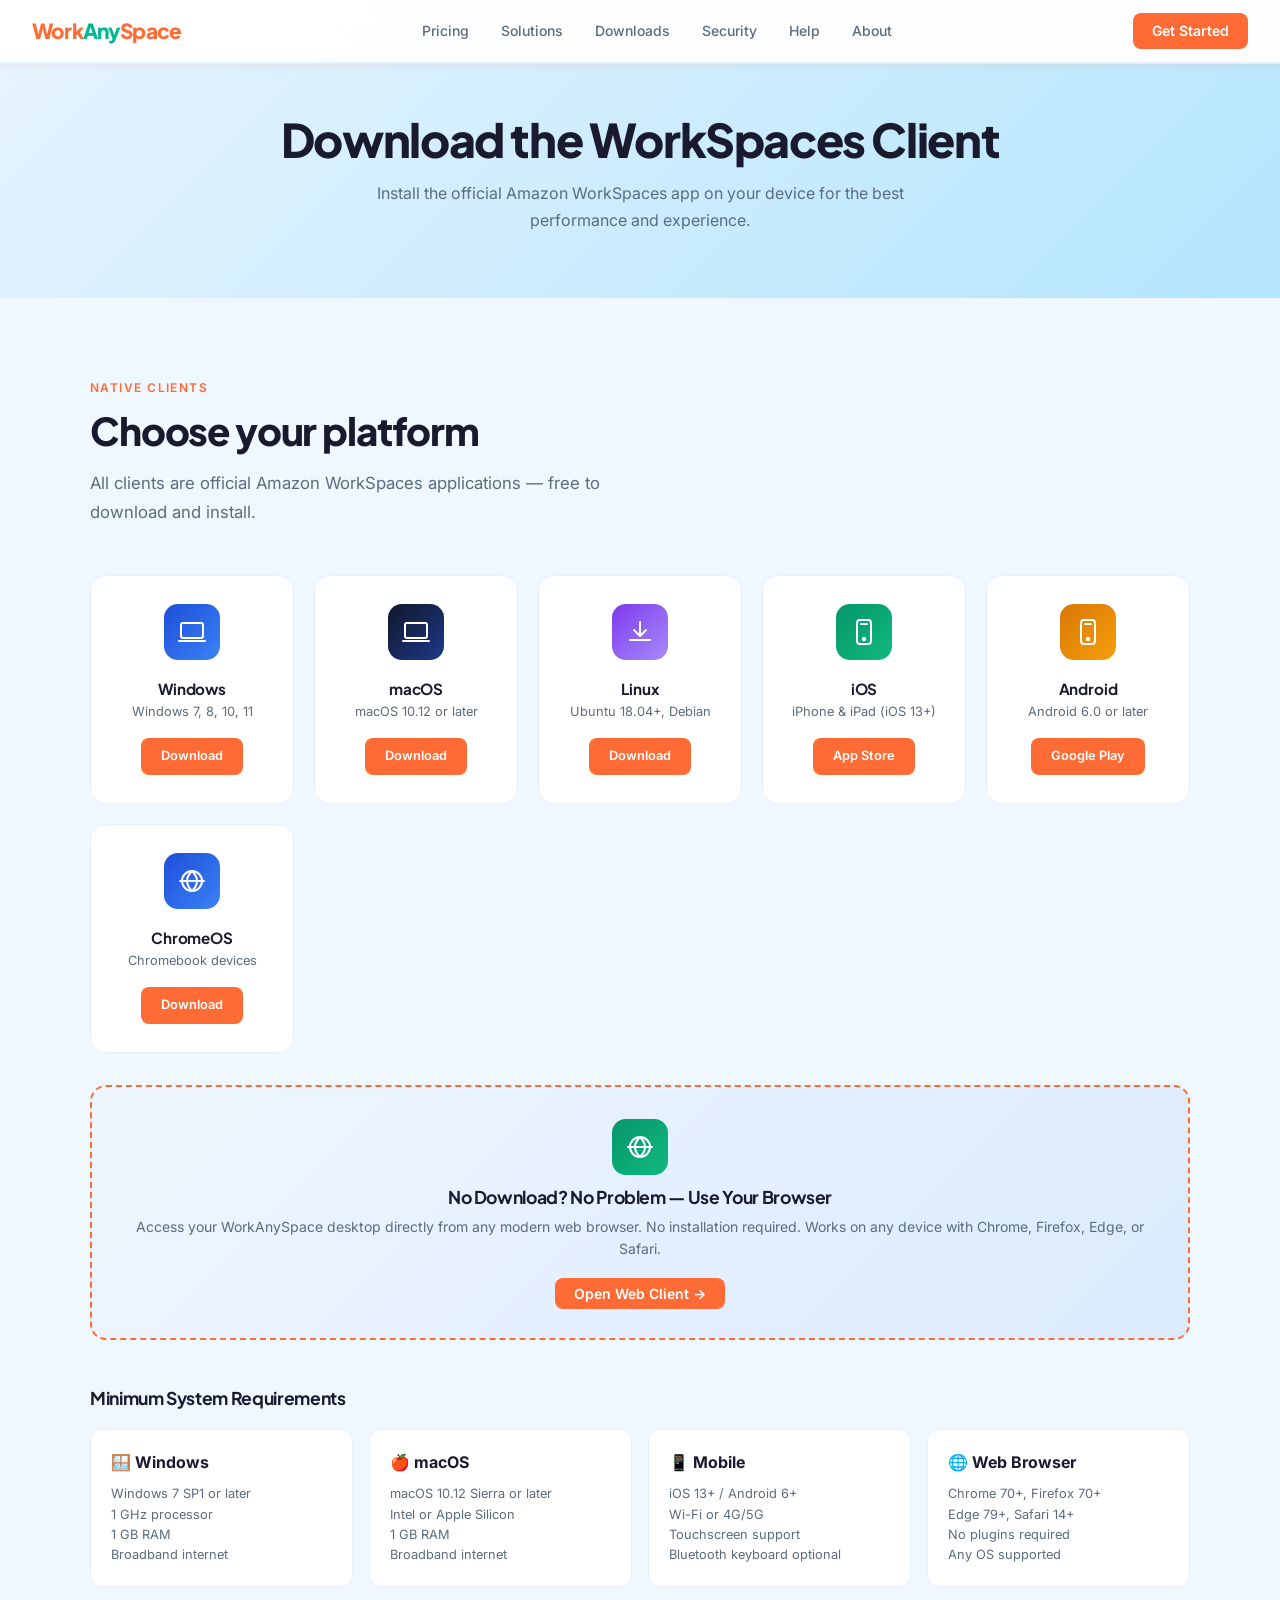
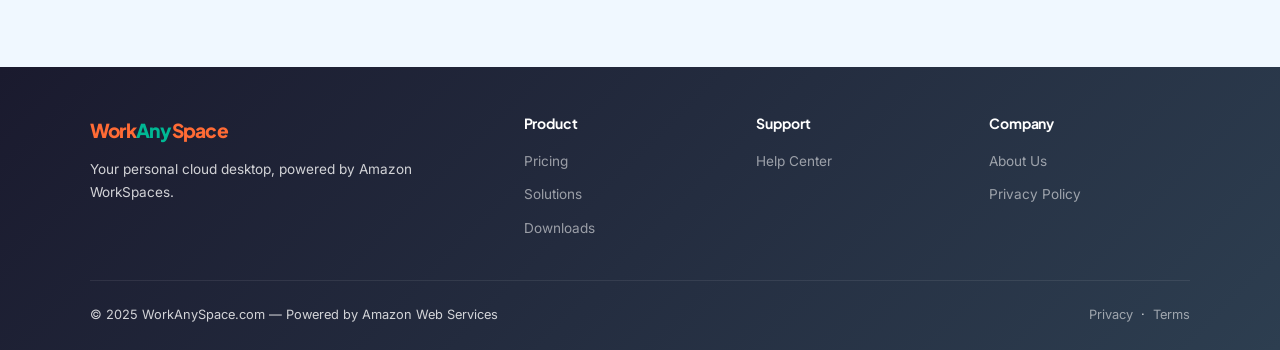
<file: downloads.html>
<!DOCTYPE html>
<html lang="en">
<head>
  <meta charset="UTF-8" />
  <meta name="viewport" content="width=device-width, initial-scale=1.0" />
  <title>Downloads – WorkAnySpace | Amazon WorkSpaces Client for All Platforms</title>
  <meta name="description" content="Download the Amazon WorkSpaces client for Windows, macOS, Linux, Android, iOS, and ChromeOS. Or access your cloud desktop directly from any web browser." />
  <link rel="canonical" href="https://www.workanyspace.com/downloads.html" />
  <link rel="icon" type="image/svg+xml" href="data:image/svg+xml,<svg xmlns='http://www.w3.org/2000/svg' viewBox='0 0 32 32'><rect width='32' height='32' rx='8' fill='%231D4ED8'/><text x='50%25' y='54%25' dominant-baseline='middle' text-anchor='middle' font-size='18' font-family='Arial' font-weight='bold' fill='white'>W</text></svg>" />

  <!-- Open Graph / Facebook -->
  <meta property="og:type" content="website" />
  <meta property="og:url" content="https://www.workanyspace.com/downloads.html" />
  <meta property="og:title" content="Downloads – WorkAnySpace | Amazon WorkSpaces Client for All Platforms" />
  <meta property="og:description" content="Download the Amazon WorkSpaces client for Windows, macOS, Linux, Android, iOS, and ChromeOS. Or use your browser — no install needed." />
  <meta property="og:image" content="https://www.workanyspace.com/workspace-sample.webp" />
  <meta property="og:site_name" content="WorkAnySpace" />

  <!-- Twitter Card -->
  <meta name="twitter:card" content="summary_large_image" />
  <meta name="twitter:title" content="Downloads – WorkAnySpace | Client for All Platforms" />
  <meta name="twitter:description" content="Download the Amazon WorkSpaces client for Windows, macOS, Linux, Android, iOS, and ChromeOS." />
  <meta name="twitter:image" content="https://www.workanyspace.com/workspace-sample.webp" />

  <link rel="stylesheet" href="styles.css" />
  <!-- Google tag (gtag.js) -->
  <script async src="https://www.googletagmanager.com/gtag/js?id=G-0SPVFYB1VT"></script>
  <script>
    window.dataLayer = window.dataLayer || [];
    function gtag(){dataLayer.push(arguments);}
    gtag('js', new Date());
    gtag('config', 'G-0SPVFYB1VT');
  </script>
</head>
<body>

<nav>
  <a href="index.html" class="nav-logo">Work<span>Any</span>Space</a>
  <ul class="nav-links">
    <li><a href="pricing.html">Pricing</a></li>
    <li><a href="solutions.html">Solutions</a></li>
    <li><a href="downloads.html">Downloads</a></li>
    <li><a href="security.html">Security</a></li>
    <li><a href="help.html">Help</a></li>
    <li><a href="about.html">About</a></li>
  </ul>
  <div class="nav-actions">
    <a href="pricing.html" class="btn-primary">Get Started</a>
  </div>
</nav>

<div class="page-hero">
  <h1>Download the WorkSpaces Client</h1>
  <p>Install the official Amazon WorkSpaces app on your device for the best performance and experience.</p>
</div>

<section style="background: var(--bg-light);">
  <div class="section-inner">
    <div class="section-label">Native Clients</div>
    <h2 class="section-title">Choose your platform</h2>
    <p class="section-sub">All clients are official Amazon WorkSpaces applications — free to download and install.</p>

    <div class="downloads-grid">
      <a href="https://clients.amazonworkspaces.com/windows" target="_blank" rel="noopener" class="download-card">
        <div class="download-icon"><div class="icon" style="margin:0 auto;"><svg viewBox="0 0 28 28" fill="none" stroke="#fff" stroke-width="2" stroke-linecap="round" stroke-linejoin="round"><rect x="3" y="5" width="22" height="15" rx="2"/><path d="M1 23h26"/><path d="M10 20h8"/></svg></div></div>
        <h3>Windows</h3>
        <p>Windows 7, 8, 10, 11</p>
        <div style="margin-top:1rem;">
          <span class="btn-primary" style="display:inline-block; padding:0.5rem 1.25rem; font-size:0.8rem;">Download</span>
        </div>
      </a>

      <a href="https://clients.amazonworkspaces.com/macos" target="_blank" rel="noopener" class="download-card">
        <div class="download-icon"><div class="icon icon-dark" style="margin:0 auto;"><svg viewBox="0 0 28 28" fill="none" stroke="#fff" stroke-width="2" stroke-linecap="round" stroke-linejoin="round"><rect x="3" y="5" width="22" height="15" rx="2"/><path d="M1 23h26"/><path d="M10 20h8"/></svg></div></div>
        <h3>macOS</h3>
        <p>macOS 10.12 or later</p>
        <div style="margin-top:1rem;">
          <span class="btn-primary" style="display:inline-block; padding:0.5rem 1.25rem; font-size:0.8rem;">Download</span>
        </div>
      </a>

      <a href="https://clients.amazonworkspaces.com/linux" target="_blank" rel="noopener" class="download-card">
        <div class="download-icon"><div class="icon icon-purple" style="margin:0 auto;"><svg viewBox="0 0 28 28" fill="none" stroke="#fff" stroke-width="2" stroke-linecap="round" stroke-linejoin="round"><path d="M14 4v14m-6-6 6 6 6-6"/><path d="M4 22h20"/></svg></div></div>
        <h3>Linux</h3>
        <p>Ubuntu 18.04+, Debian</p>
        <div style="margin-top:1rem;">
          <span class="btn-primary" style="display:inline-block; padding:0.5rem 1.25rem; font-size:0.8rem;">Download</span>
        </div>
      </a>

      <a href="https://apps.apple.com/app/amazon-workspaces/id954028164" target="_blank" rel="noopener" class="download-card">
        <div class="download-icon"><div class="icon icon-green" style="margin:0 auto;"><svg viewBox="0 0 28 28" fill="none" stroke="#fff" stroke-width="2" stroke-linecap="round" stroke-linejoin="round"><rect x="7" y="2" width="14" height="24" rx="3"/><line x1="11" y1="6" x2="17" y2="6"/><circle cx="14" cy="21" r="1.2" fill="#fff"/></svg></div></div>
        <h3>iOS</h3>
        <p>iPhone & iPad (iOS 13+)</p>
        <div style="margin-top:1rem;">
          <span class="btn-primary" style="display:inline-block; padding:0.5rem 1.25rem; font-size:0.8rem;">App Store</span>
        </div>
      </a>

      <a href="https://play.google.com/store/apps/details?id=com.amazon.workspaces" target="_blank" rel="noopener" class="download-card">
        <div class="download-icon"><div class="icon icon-orange" style="margin:0 auto;"><svg viewBox="0 0 28 28" fill="none" stroke="#fff" stroke-width="2" stroke-linecap="round" stroke-linejoin="round"><rect x="7" y="2" width="14" height="24" rx="3"/><line x1="11" y1="6" x2="17" y2="6"/><circle cx="14" cy="21" r="1.2" fill="#fff"/></svg></div></div>
        <h3>Android</h3>
        <p>Android 6.0 or later</p>
        <div style="margin-top:1rem;">
          <span class="btn-primary" style="display:inline-block; padding:0.5rem 1.25rem; font-size:0.8rem;">Google Play</span>
        </div>
      </a>

      <a href="https://clients.amazonworkspaces.com/chromeos" target="_blank" rel="noopener" class="download-card">
        <div class="download-icon"><div class="icon" style="margin:0 auto;"><svg viewBox="0 0 28 28" fill="none" stroke="#fff" stroke-width="2" stroke-linecap="round" stroke-linejoin="round"><circle cx="14" cy="14" r="10"/><path d="M2 14h24M14 4c-3 3-5 6-5 10s2 7 5 10M14 4c3 3 5 6 5 10s-2 7-5 10"/></svg></div></div>
        <h3>ChromeOS</h3>
        <p>Chromebook devices</p>
        <div style="margin-top:1rem;">
          <span class="btn-primary" style="display:inline-block; padding:0.5rem 1.25rem; font-size:0.8rem;">Download</span>
        </div>
      </a>
    </div>

    <!-- WEB ACCESS -->
    <div class="web-access">
      <div style="margin-bottom:0.75rem;"><div class="icon icon-green" style="margin:0 auto;"><svg viewBox="0 0 28 28" fill="none" stroke="#fff" stroke-width="2" stroke-linecap="round" stroke-linejoin="round"><circle cx="14" cy="14" r="10"/><path d="M2 14h24M14 4c-3 3-5 6-5 10s2 7 5 10M14 4c3 3 5 6 5 10s-2 7-5 10"/></svg></div></div>
      <h3>No Download? No Problem — Use Your Browser</h3>
      <p style="margin-bottom:1.25rem;">Access your WorkAnySpace desktop directly from any modern web browser. No installation required. Works on any device with Chrome, Firefox, Edge, or Safari.</p>
      <a href="https://us-east-1.webclient.amazonworkspaces.com/registration" target="_blank" rel="noopener" class="btn-primary">Open Web Client →</a>
    </div>

    <!-- SYSTEM REQUIREMENTS -->
    <div style="margin-top:3rem;">
      <h3 style="font-size:1.1rem; font-weight:700; margin-bottom:1.25rem;">Minimum System Requirements</h3>
      <div style="display:grid; grid-template-columns: repeat(auto-fit, minmax(220px,1fr)); gap:1rem;">
        <div style="background:var(--bg-white); border:1px solid var(--border); border-radius:12px; padding:1.25rem;">
          <div style="font-weight:700; margin-bottom:0.5rem;">🪟 Windows</div>
          <div style="font-size:0.8rem; color:var(--text-muted);">Windows 7 SP1 or later<br/>1 GHz processor<br/>1 GB RAM<br/>Broadband internet</div>
        </div>
        <div style="background:var(--bg-white); border:1px solid var(--border); border-radius:12px; padding:1.25rem;">
          <div style="font-weight:700; margin-bottom:0.5rem;">🍎 macOS</div>
          <div style="font-size:0.8rem; color:var(--text-muted);">macOS 10.12 Sierra or later<br/>Intel or Apple Silicon<br/>1 GB RAM<br/>Broadband internet</div>
        </div>
        <div style="background:var(--bg-white); border:1px solid var(--border); border-radius:12px; padding:1.25rem;">
          <div style="font-weight:700; margin-bottom:0.5rem;">📱 Mobile</div>
          <div style="font-size:0.8rem; color:var(--text-muted);">iOS 13+ / Android 6+<br/>Wi-Fi or 4G/5G<br/>Touchscreen support<br/>Bluetooth keyboard optional</div>
        </div>
        <div style="background:var(--bg-white); border:1px solid var(--border); border-radius:12px; padding:1.25rem;">
          <div style="font-weight:700; margin-bottom:0.5rem;">🌐 Web Browser</div>
          <div style="font-size:0.8rem; color:var(--text-muted);">Chrome 70+, Firefox 70+<br/>Edge 79+, Safari 14+<br/>No plugins required<br/>Any OS supported</div>
        </div>
      </div>
    </div>
  </div>
</section>

<footer>
  <div class="footer-grid">
    <div class="footer-brand">
      <a href="index.html" class="nav-logo">Work<span>Any</span>Space</a>
      <p>Your personal cloud desktop, powered by Amazon WorkSpaces.</p>
    </div>
    <div class="footer-col"><h4>Product</h4><ul>
      <li><a href="pricing.html">Pricing</a></li>
      <li><a href="solutions.html">Solutions</a></li>
      <li><a href="downloads.html">Downloads</a></li>
    </ul></div>
    <div class="footer-col"><h4>Support</h4><ul>
      <li><a href="help.html">Help Center</a></li>
    </ul></div>
    <div class="footer-col"><h4>Company</h4><ul>
      <li><a href="about.html">About Us</a></li>
      <li><a href="privacy.html">Privacy Policy</a></li>
    </ul></div>
  </div>
  <div class="footer-bottom">
    <span>© 2025 WorkAnySpace.com — Powered by Amazon Web Services</span>
    <span><a href="privacy.html">Privacy</a> &nbsp;·&nbsp; <a href="terms.html">Terms</a></span>
  </div>
</footer>

<script>
  (function(d,t) {
    var BASE_URL="https://app.chatwoot.com";
    var g=d.createElement(t),s=d.getElementsByTagName(t)[0];
    g.src=BASE_URL+"/packs/js/sdk.js";
    g.async = true;
    s.parentNode.insertBefore(g,s);
    g.onload=function(){
      window.chatwootSDK.run({
        websiteToken: 'YqMaUxyNu1opMcPJSpZGg3Go',
        baseUrl: BASE_URL
      })
    }
  })(document,"script");
</script>

</body>
</html>
</file>
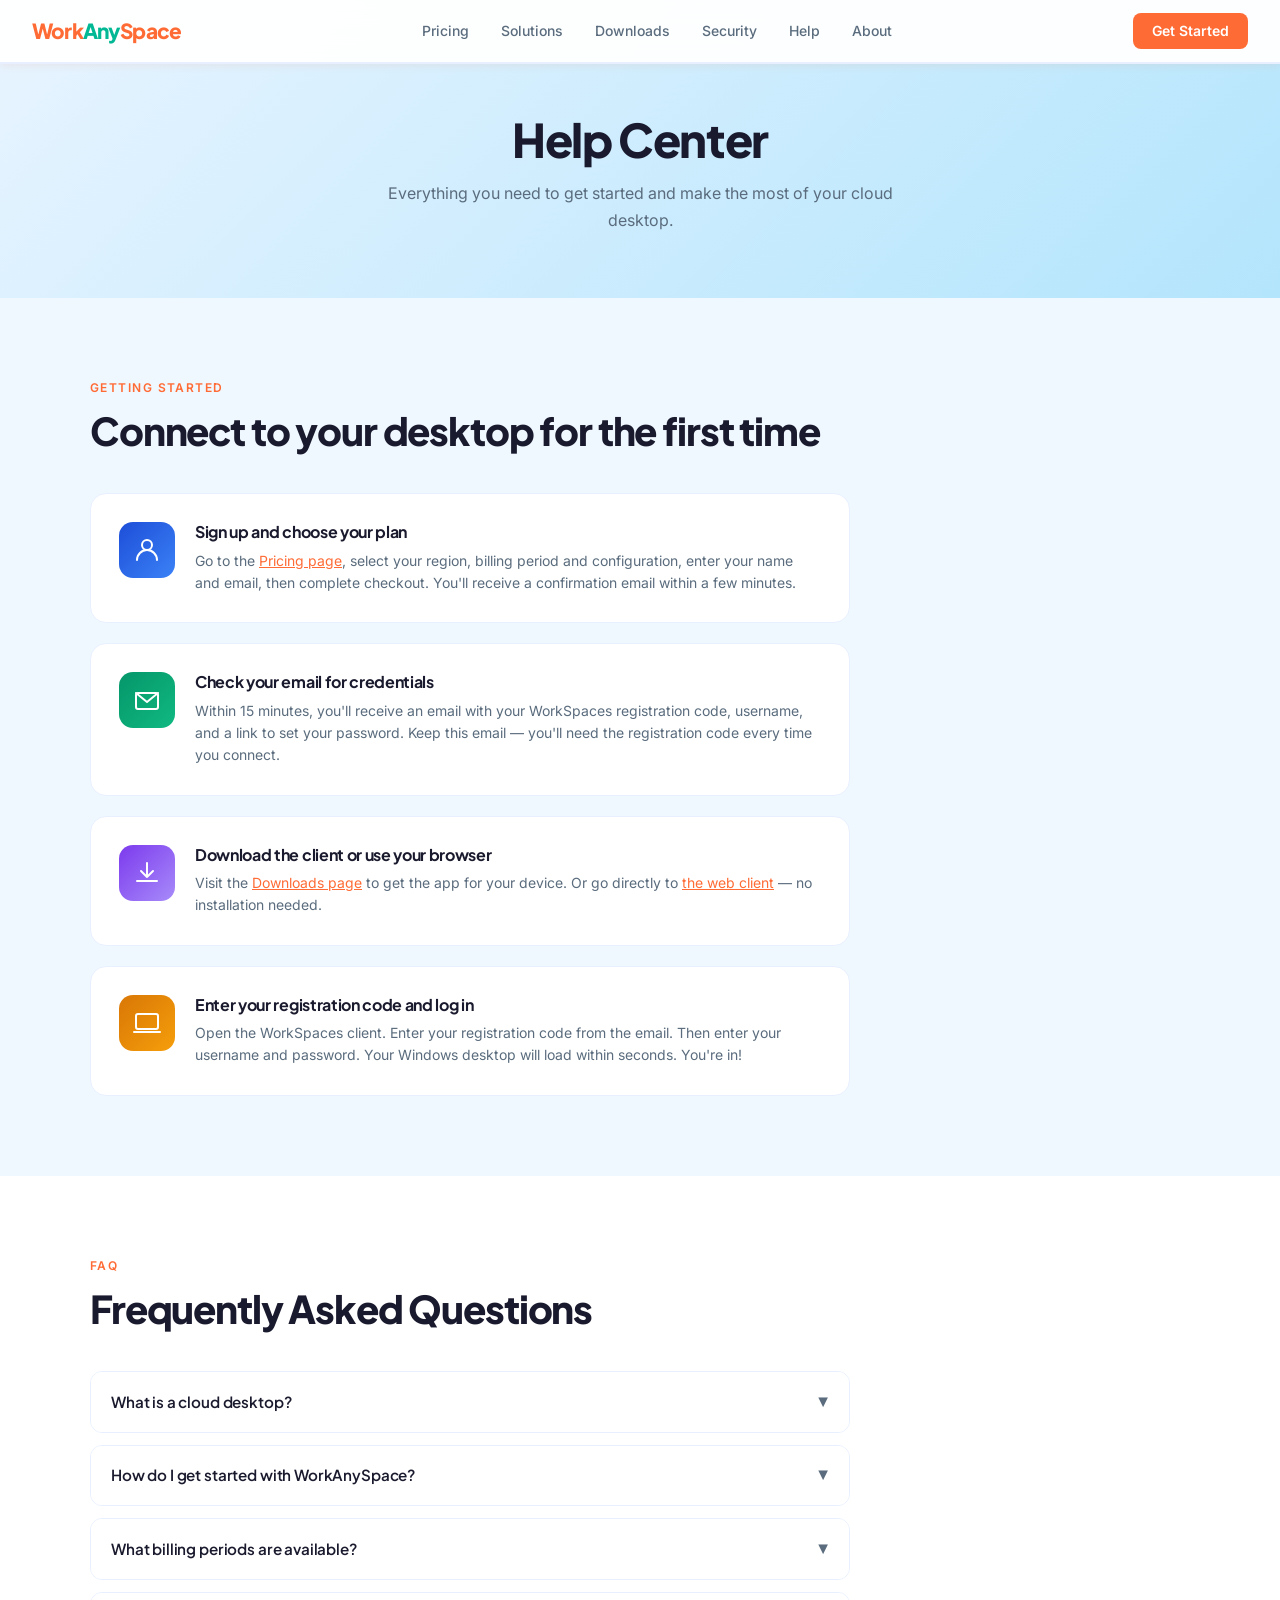
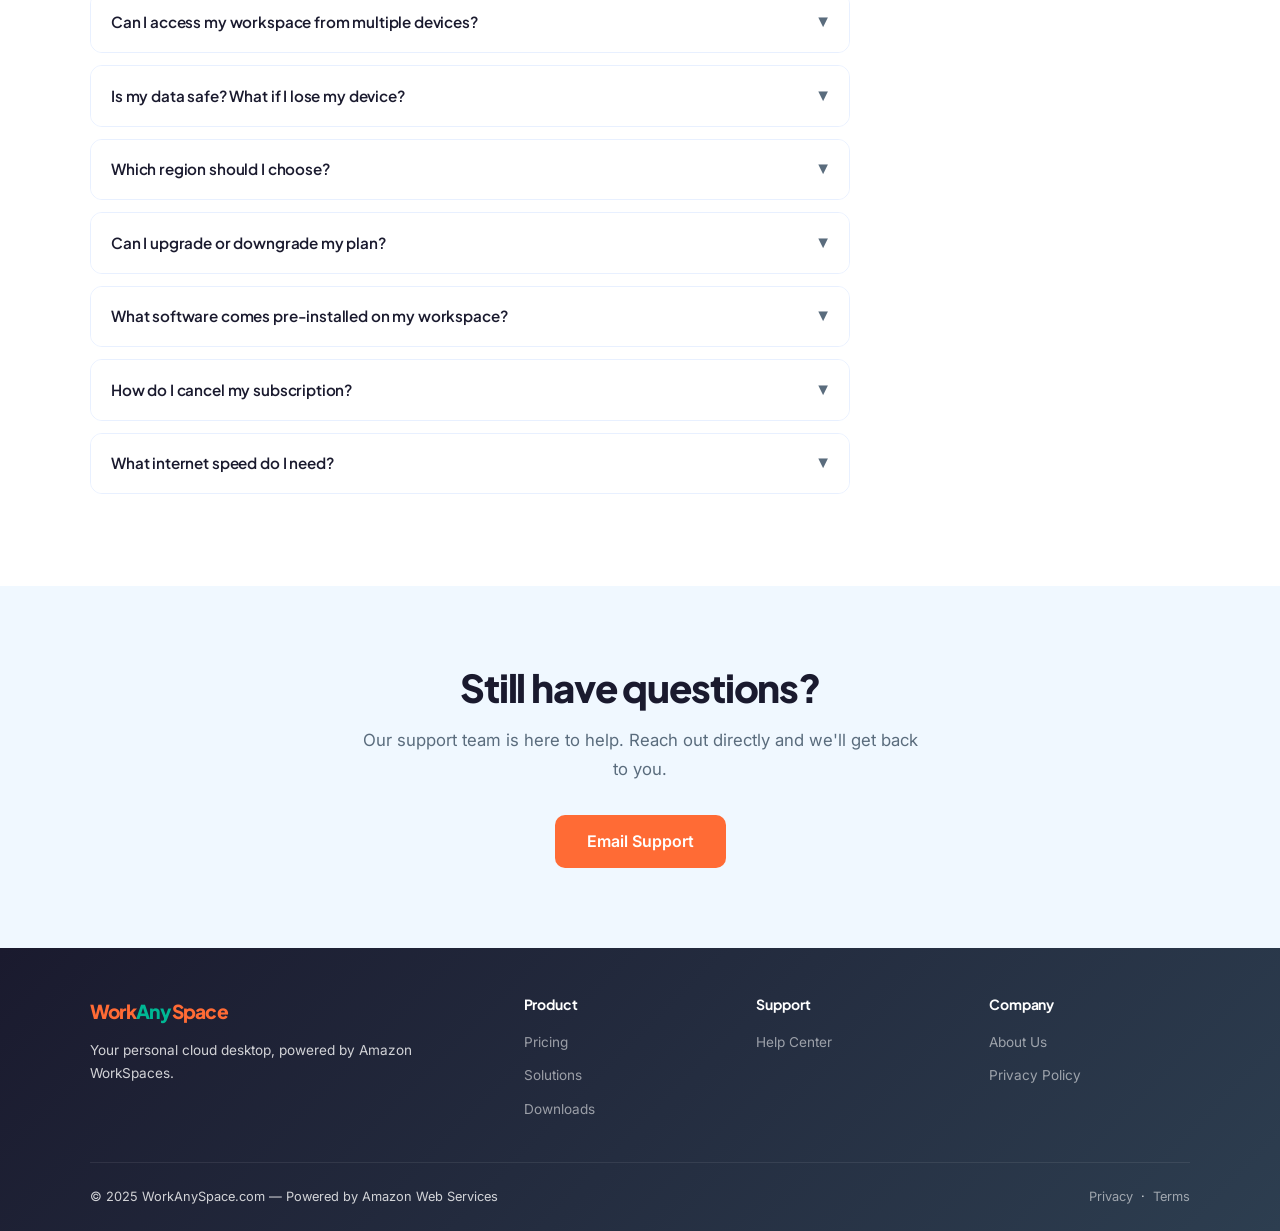
<file: help.html>
<!DOCTYPE html>
<html lang="en">
<head>
  <meta charset="UTF-8" />
  <meta name="viewport" content="width=device-width, initial-scale=1.0" />
  <title>Help Center & FAQ – WorkAnySpace | Cloud Desktop Support</title>
  <meta name="description" content="WorkAnySpace Help Center: getting started guide, FAQ, and support for your cloud desktop. Learn how to connect, manage billing, and get the most from your workspace." />
  <link rel="canonical" href="https://www.workanyspace.com/help.html" />
  <link rel="icon" type="image/svg+xml" href="data:image/svg+xml,<svg xmlns='http://www.w3.org/2000/svg' viewBox='0 0 32 32'><rect width='32' height='32' rx='8' fill='%231D4ED8'/><text x='50%25' y='54%25' dominant-baseline='middle' text-anchor='middle' font-size='18' font-family='Arial' font-weight='bold' fill='white'>W</text></svg>" />

  <!-- Open Graph / Facebook -->
  <meta property="og:type" content="website" />
  <meta property="og:url" content="https://www.workanyspace.com/help.html" />
  <meta property="og:title" content="Help Center & FAQ – WorkAnySpace | Cloud Desktop Support" />
  <meta property="og:description" content="WorkAnySpace Help Center: getting started guide, FAQ, and support for your cloud desktop." />
  <meta property="og:image" content="https://www.workanyspace.com/workspace-sample.webp" />
  <meta property="og:site_name" content="WorkAnySpace" />

  <!-- Twitter Card -->
  <meta name="twitter:card" content="summary_large_image" />
  <meta name="twitter:title" content="Help Center & FAQ – WorkAnySpace" />
  <meta name="twitter:description" content="Getting started guide, FAQ, and support for your WorkAnySpace cloud desktop." />
  <meta name="twitter:image" content="https://www.workanyspace.com/workspace-sample.webp" />

  <!-- Structured Data: FAQPage -->
  <script type="application/ld+json">
  {
    "@context": "https://schema.org",
    "@type": "FAQPage",
    "mainEntity": [
      {
        "@type": "Question",
        "name": "What is a cloud desktop?",
        "acceptedAnswer": {
          "@type": "Answer",
          "text": "A cloud desktop is a full Windows computer that runs on servers in an Amazon data center instead of on your local hardware. You connect to it over the internet and see your desktop just like a normal PC — but it's actually running remotely. This means you can access it from any device, anywhere."
        }
      },
      {
        "@type": "Question",
        "name": "How do I get started with WorkAnySpace?",
        "acceptedAnswer": {
          "@type": "Answer",
          "text": "Go to the Pricing page, select your preferred billing period and plan, enter your name and email, and complete checkout. Your workspace will be ready within 15 minutes."
        }
      },
      {
        "@type": "Question",
        "name": "What billing periods are available?",
        "acceptedAnswer": {
          "@type": "Answer",
          "text": "WorkAnySpace offers 7 flexible billing periods: 3 days, 7 days, 15 days, 1 month, 3 months, 6 months, and 1 year. Longer subscriptions come with significant discounts — 3 months saves 10%, 6 months saves 20%, and 1 year saves 33% compared to the monthly rate."
        }
      },
      {
        "@type": "Question",
        "name": "Can I access my workspace from multiple devices?",
        "acceptedAnswer": {
          "@type": "Answer",
          "text": "Yes! You can access your workspace from Windows, macOS, Linux, iOS, Android, and any modern web browser. Your desktop is the same regardless of which device you use — all your files and settings are stored in the cloud, not on your device."
        }
      },
      {
        "@type": "Question",
        "name": "Is my data safe? What if I lose my device?",
        "acceptedAnswer": {
          "@type": "Answer",
          "text": "Your data is completely safe. Everything is stored in Amazon's encrypted data centers — nothing is saved on your local device. If you lose your phone or laptop, your workspace and all your data remain secure in the cloud. Simply log in from a new device."
        }
      },
      {
        "@type": "Question",
        "name": "Which region should I choose?",
        "acceptedAnswer": {
          "@type": "Answer",
          "text": "Choose the region closest to your physical location for the best performance and lowest latency. For example, if you're in Europe, choose Ireland, Frankfurt, London, or Paris. If you need a specific regional IP address for business purposes (e.g., accessing US-only services), choose the corresponding US region."
        }
      },
      {
        "@type": "Question",
        "name": "Can I upgrade or downgrade my plan?",
        "acceptedAnswer": {
          "@type": "Answer",
          "text": "Yes, you can change your plan at any time through your dashboard. Upgrades take effect immediately. Downgrades take effect at the start of your next billing cycle. Contact our support team if you need assistance with plan changes."
        }
      },
      {
        "@type": "Question",
        "name": "What software comes pre-installed on my workspace?",
        "acceptedAnswer": {
          "@type": "Answer",
          "text": "Your workspace comes with Windows 10 or 11, Microsoft Office applications, and standard productivity tools. You can install any additional software you need, just like on a regular Windows PC. Your installations persist between sessions."
        }
      },
      {
        "@type": "Question",
        "name": "How do I cancel my subscription?",
        "acceptedAnswer": {
          "@type": "Answer",
          "text": "You can cancel anytime from your dashboard under Account Settings. Cancellations take effect at the end of your current billing period. You'll retain access to your workspace until the period ends. After cancellation, your workspace data is securely deleted within 30 days."
        }
      },
      {
        "@type": "Question",
        "name": "What internet speed do I need?",
        "acceptedAnswer": {
          "@type": "Answer",
          "text": "For a smooth experience, we recommend at least 10 Mbps download speed. For video calls or high-resolution work, 25 Mbps or more is ideal. The WorkSpaces client automatically adjusts quality based on your connection speed."
        }
      }
    ]
  }
  </script>

  <link rel="stylesheet" href="styles.css" />
  <!-- Google tag (gtag.js) -->
  <script async src="https://www.googletagmanager.com/gtag/js?id=G-0SPVFYB1VT"></script>
  <script>
    window.dataLayer = window.dataLayer || [];
    function gtag(){dataLayer.push(arguments);}
    gtag('js', new Date());
    gtag('config', 'G-0SPVFYB1VT');
  </script>
</head>
<body>

<nav>
  <a href="index.html" class="nav-logo">Work<span>Any</span>Space</a>
  <ul class="nav-links">
    <li><a href="pricing.html">Pricing</a></li>
    <li><a href="solutions.html">Solutions</a></li>
    <li><a href="downloads.html">Downloads</a></li>
    <li><a href="security.html">Security</a></li>
    <li><a href="help.html">Help</a></li>
    <li><a href="about.html">About</a></li>
  </ul>
  <div class="nav-actions">
    <a href="pricing.html" class="btn-primary">Get Started</a>
  </div>
</nav>

<div class="page-hero">
  <h1>Help Center</h1>
  <p>Everything you need to get started and make the most of your cloud desktop.</p>
</div>

<!-- GETTING STARTED GUIDE -->
<section style="background: var(--bg-light);">
  <div class="section-inner">
    <div class="section-label">Getting Started</div>
    <h2 class="section-title">Connect to your desktop for the first time</h2>
    <div style="display:flex; flex-direction:column; gap:1.25rem; margin-top:2.5rem; max-width:760px;">

      <div style="background:var(--bg-white); border:1px solid var(--border); border-radius:16px; padding:1.75rem; display:flex; gap:1.25rem; align-items:flex-start;">
        <div style="min-width:56px; height:56px;"><div class="icon"><svg viewBox="0 0 28 28" fill="none" stroke="#fff" stroke-width="2" stroke-linecap="round" stroke-linejoin="round"><circle cx="14" cy="9" r="5"/><path d="M4 24c0-5.5 4.5-10 10-10s10 4.5 10 10"/></svg></div></div>
        <div>
          <h3 style="font-size:1rem; font-weight:700; margin-bottom:0.5rem;">Sign up and choose your plan</h3>
          <p style="font-size:0.875rem; color:var(--text-muted);">Go to the <a href="pricing.html" style="color:var(--primary);">Pricing page</a>, select your region, billing period and configuration, enter your name and email, then complete checkout. You'll receive a confirmation email within a few minutes.</p>
        </div>
      </div>

      <div style="background:var(--bg-white); border:1px solid var(--border); border-radius:16px; padding:1.75rem; display:flex; gap:1.25rem; align-items:flex-start;">
        <div style="min-width:56px; height:56px;"><div class="icon icon-green"><svg viewBox="0 0 28 28" fill="none" stroke="#fff" stroke-width="2" stroke-linecap="round" stroke-linejoin="round"><rect x="3" y="7" width="22" height="16" rx="2"/><polyline points="3,7 14,16 25,7"/></svg></div></div>
        <div>
          <h3 style="font-size:1rem; font-weight:700; margin-bottom:0.5rem;">Check your email for credentials</h3>
          <p style="font-size:0.875rem; color:var(--text-muted);">Within 15 minutes, you'll receive an email with your WorkSpaces registration code, username, and a link to set your password. Keep this email — you'll need the registration code every time you connect.</p>
        </div>
      </div>

      <div style="background:var(--bg-white); border:1px solid var(--border); border-radius:16px; padding:1.75rem; display:flex; gap:1.25rem; align-items:flex-start;">
        <div style="min-width:56px; height:56px;"><div class="icon icon-purple"><svg viewBox="0 0 28 28" fill="none" stroke="#fff" stroke-width="2" stroke-linecap="round" stroke-linejoin="round"><path d="M14 4v14m-6-6 6 6 6-6"/><path d="M4 22h20"/></svg></div></div>
        <div>
          <h3 style="font-size:1rem; font-weight:700; margin-bottom:0.5rem;">Download the client or use your browser</h3>
          <p style="font-size:0.875rem; color:var(--text-muted);">Visit the <a href="downloads.html" style="color:var(--primary);">Downloads page</a> to get the app for your device. Or go directly to <a href="https://us-east-1.webclient.amazonworkspaces.com/registration" target="_blank" rel="noopener" style="color:var(--primary);">the web client</a> — no installation needed.</p>
        </div>
      </div>

      <div style="background:var(--bg-white); border:1px solid var(--border); border-radius:16px; padding:1.75rem; display:flex; gap:1.25rem; align-items:flex-start;">
        <div style="min-width:56px; height:56px;"><div class="icon icon-orange"><svg viewBox="0 0 28 28" fill="none" stroke="#fff" stroke-width="2" stroke-linecap="round" stroke-linejoin="round"><rect x="3" y="5" width="22" height="15" rx="2"/><path d="M1 23h26"/><path d="M10 20h8"/></svg></div></div>
        <div>
          <h3 style="font-size:1rem; font-weight:700; margin-bottom:0.5rem;">Enter your registration code and log in</h3>
          <p style="font-size:0.875rem; color:var(--text-muted);">Open the WorkSpaces client. Enter your registration code from the email. Then enter your username and password. Your Windows desktop will load within seconds. You're in!</p>
        </div>
      </div>

    </div>
  </div>
</section>

<!-- FAQ -->
<section id="faq" style="background: var(--bg-white);">
  <div class="section-inner">
    <div class="section-label">FAQ</div>
    <h2 class="section-title">Frequently Asked Questions</h2>
    <div class="faq-list">

      <div class="faq-item">
        <div class="faq-q" onclick="toggleFaq(this)">
          What is a cloud desktop? <span class="faq-arrow">▼</span>
        </div>
        <div class="faq-a">A cloud desktop is a full Windows computer that runs on servers in an Amazon data center instead of on your local hardware. You connect to it over the internet and see your desktop just like a normal PC — but it's actually running remotely. This means you can access it from any device, anywhere.</div>
      </div>

      <div class="faq-item">
        <div class="faq-q" onclick="toggleFaq(this)">
          How do I get started with WorkAnySpace? <span class="faq-arrow">▼</span>
        </div>
        <div class="faq-a">Go to the <a href="pricing.html">Pricing page</a>, select your preferred billing period and plan, enter your name and email, and complete checkout. Your workspace will be ready within 15 minutes.</div>
      </div>

      <div class="faq-item">
        <div class="faq-q" onclick="toggleFaq(this)">
          What billing periods are available? <span class="faq-arrow">▼</span>
        </div>
        <div class="faq-a">We offer 7 flexible billing periods: 3 days, 7 days, 15 days, 1 month, 3 months, 6 months, and 1 year. Longer subscriptions come with significant discounts — 3 months saves 10%, 6 months saves 20%, and 1 year saves 33% compared to the monthly rate.</div>
      </div>

      <div class="faq-item">
        <div class="faq-q" onclick="toggleFaq(this)">
          Can I access my workspace from multiple devices? <span class="faq-arrow">▼</span>
        </div>
        <div class="faq-a">Yes! You can access your workspace from Windows, macOS, Linux, iOS, Android, and any modern web browser. Your desktop is the same regardless of which device you use — all your files and settings are stored in the cloud, not on your device.</div>
      </div>

      <div class="faq-item">
        <div class="faq-q" onclick="toggleFaq(this)">
          Is my data safe? What if I lose my device? <span class="faq-arrow">▼</span>
        </div>
        <div class="faq-a">Your data is completely safe. Everything is stored in Amazon's encrypted data centers — nothing is saved on your local device. If you lose your phone or laptop, your workspace and all your data remain secure in the cloud. Simply log in from a new device.</div>
      </div>

      <div class="faq-item">
        <div class="faq-q" onclick="toggleFaq(this)">
          Which region should I choose? <span class="faq-arrow">▼</span>
        </div>
        <div class="faq-a">Choose the region closest to your physical location for the best performance and lowest latency. For example, if you're in Europe, choose Ireland, Frankfurt, London, or Paris. If you need a specific regional IP address for business purposes (e.g., accessing US-only services), choose the corresponding US region.</div>
      </div>

      <div class="faq-item">
        <div class="faq-q" onclick="toggleFaq(this)">
          Can I upgrade or downgrade my plan? <span class="faq-arrow">▼</span>
        </div>
        <div class="faq-a">Yes, you can change your plan at any time through your dashboard. Upgrades take effect immediately. Downgrades take effect at the start of your next billing cycle. Contact our support team if you need assistance with plan changes.</div>
      </div>

      <div class="faq-item">
        <div class="faq-q" onclick="toggleFaq(this)">
          What software comes pre-installed on my workspace? <span class="faq-arrow">▼</span>
        </div>
        <div class="faq-a">Your workspace comes with Windows 10 or 11, Microsoft Office applications, and standard productivity tools. You can install any additional software you need, just like on a regular Windows PC. Your installations persist between sessions.</div>
      </div>

      <div class="faq-item">
        <div class="faq-q" onclick="toggleFaq(this)">
          How do I cancel my subscription? <span class="faq-arrow">▼</span>
        </div>
        <div class="faq-a">You can cancel anytime from your dashboard under "Account Settings". Cancellations take effect at the end of your current billing period. You'll retain access to your workspace until the period ends. After cancellation, your workspace data is securely deleted within 30 days.</div>
      </div>

      <div class="faq-item">
        <div class="faq-q" onclick="toggleFaq(this)">
          What internet speed do I need? <span class="faq-arrow">▼</span>
        </div>
        <div class="faq-a">For a smooth experience, we recommend at least 10 Mbps download speed. For video calls or high-resolution work, 25 Mbps or more is ideal. The WorkSpaces client automatically adjusts quality based on your connection speed.</div>
      </div>

    </div>
  </div>
</section>

<!-- CONTACT SUPPORT -->
<section style="background: var(--bg-light);">
  <div class="section-inner" style="text-align:center;">
    <h2 class="section-title">Still have questions?</h2>
    <p class="section-sub" style="margin: 0 auto 2rem;">Our support team is here to help. Reach out directly and we'll get back to you.</p>
    <div style="display:flex; gap:1rem; justify-content:center; flex-wrap:wrap;">
      <a href="mailto:support@workanyspace.com" class="btn-primary btn-large">Email Support</a>
    </div>
  </div>
</section>

<footer>
  <div class="footer-grid">
    <div class="footer-brand">
      <a href="index.html" class="nav-logo">Work<span>Any</span>Space</a>
      <p>Your personal cloud desktop, powered by Amazon WorkSpaces.</p>
    </div>
    <div class="footer-col"><h4>Product</h4><ul>
      <li><a href="pricing.html">Pricing</a></li>
      <li><a href="solutions.html">Solutions</a></li>
      <li><a href="downloads.html">Downloads</a></li>
    </ul></div>
    <div class="footer-col"><h4>Support</h4><ul>
      <li><a href="help.html">Help Center</a></li>
    </ul></div>
    <div class="footer-col"><h4>Company</h4><ul>
      <li><a href="about.html">About Us</a></li>
      <li><a href="privacy.html">Privacy Policy</a></li>
    </ul></div>
  </div>
  <div class="footer-bottom">
    <span>© 2025 WorkAnySpace.com — Powered by Amazon Web Services</span>
    <span><a href="privacy.html">Privacy</a> &nbsp;·&nbsp; <a href="terms.html">Terms</a></span>
  </div>
</footer>

<script>
function toggleFaq(el) {
  const item = el.parentElement;
  item.classList.toggle('open');
}
</script>

<script>
  (function(d,t) {
    var BASE_URL="https://app.chatwoot.com";
    var g=d.createElement(t),s=d.getElementsByTagName(t)[0];
    g.src=BASE_URL+"/packs/js/sdk.js";
    g.async = true;
    s.parentNode.insertBefore(g,s);
    g.onload=function(){
      window.chatwootSDK.run({
        websiteToken: 'YqMaUxyNu1opMcPJSpZGg3Go',
        baseUrl: BASE_URL
      })
    }
  })(document,"script");
</script>
</body>
</html>
</file>
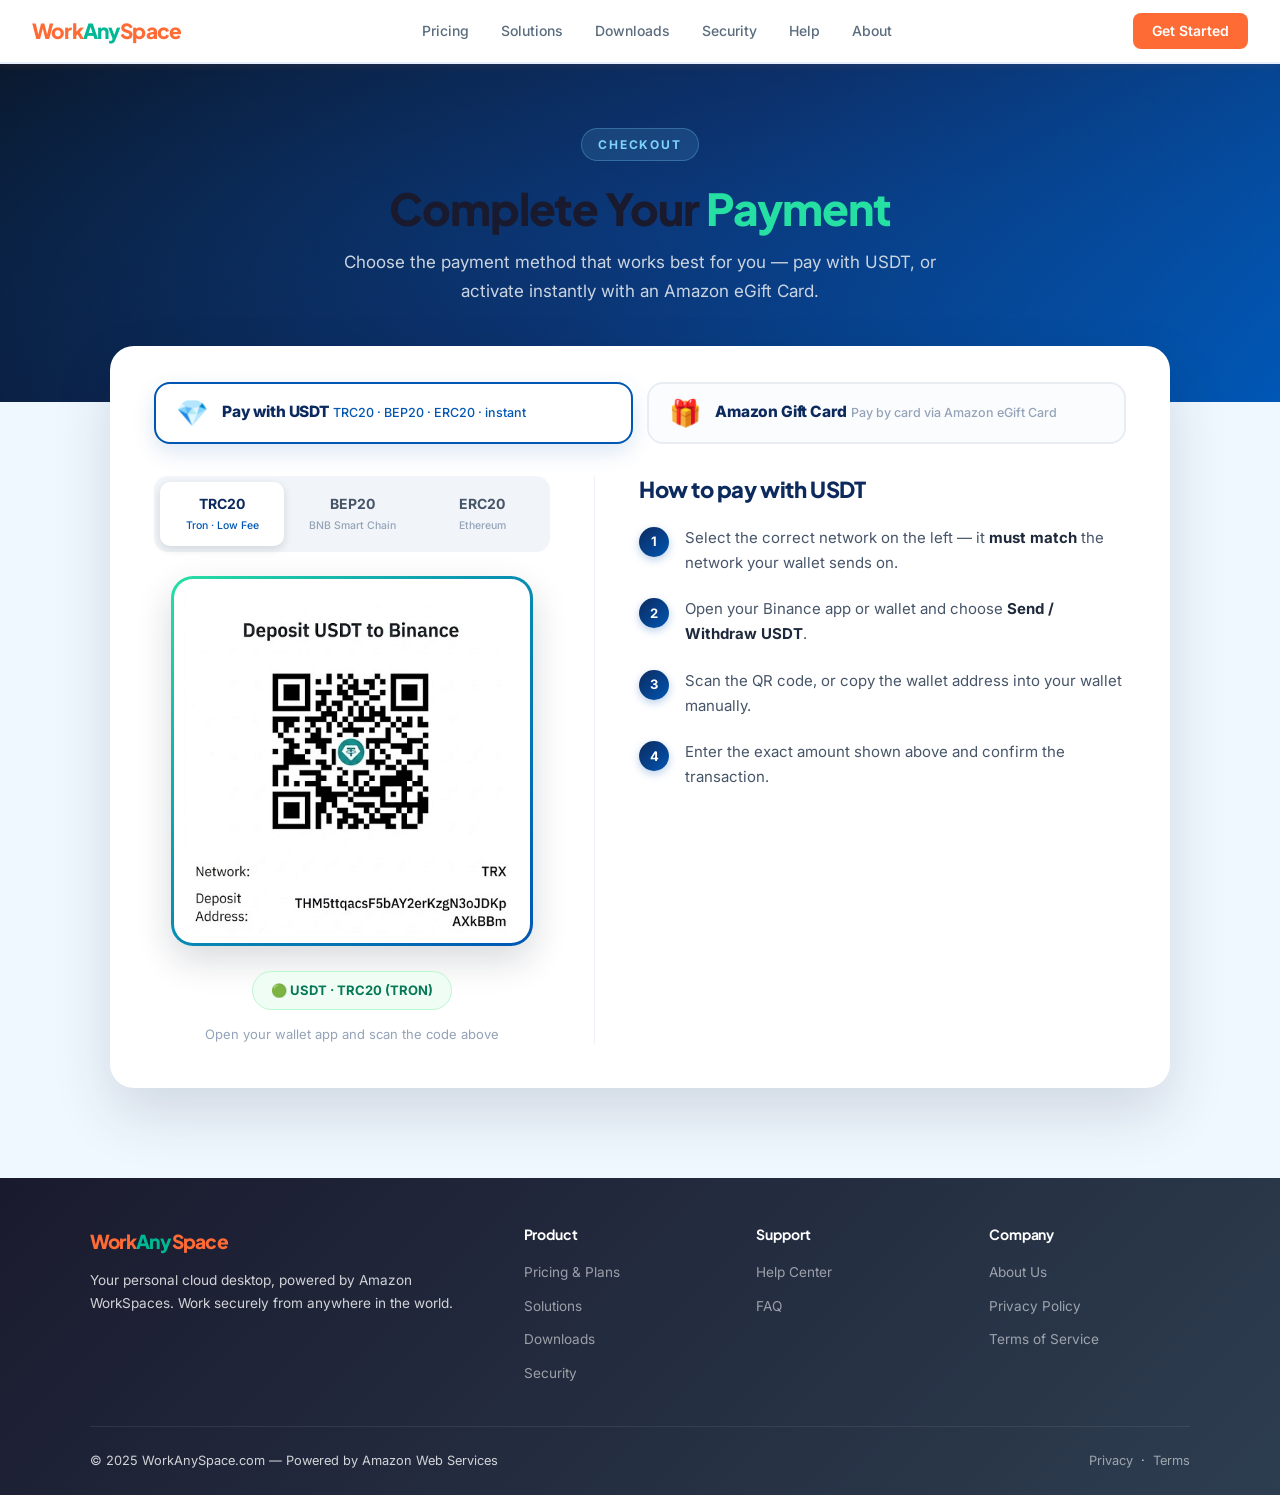
<file: payment.html>
<!DOCTYPE html>
<html lang="en">
<head>
    <meta charset="UTF-8">
    <meta name="viewport" content="width=device-width, initial-scale=1.0">
    <title>Complete Your Payment — AWSDO.COM</title>
    <meta name="robots" content="noindex, nofollow">

    <!-- Google tag (gtag.js) -->
    <script async src="https://www.googletagmanager.com/gtag/js?id=G-0SPVFYB1VT"></script>
    <script>
      window.dataLayer = window.dataLayer || [];
      function gtag(){dataLayer.push(arguments);}
      gtag('js', new Date());
      gtag('config', 'G-0SPVFYB1VT');
    </script>

    <link rel="preconnect" href="https://fonts.googleapis.com">
    <link rel="preconnect" href="https://fonts.gstatic.com" crossorigin>
    <link href="https://fonts.googleapis.com/css2?family=Inter:wght@300;400;500;600;700;800;900&family=JetBrains+Mono:wght@600;700&display=swap" rel="stylesheet">
    <link rel="stylesheet" href="styles.css" />
    <style>
        /* ── Reset styles.css overrides that conflict with this page ── */
        .hero {
            min-height: unset !important;
            background: linear-gradient(135deg, #0a1628 0%, #0d2a5e 50%, #0056b3 100%) !important;
            display: block !important;
            padding: 64px 0 96px !important;
            align-items: unset !important;
            justify-content: unset !important;
        }
        .hero::before {
            background: radial-gradient(ellipse at center, rgba(0,123,255,0.18) 0%, transparent 60%) !important;
            inset: unset !important;
            top: -50% !important;
            left: -50% !important;
            width: 200% !important;
            height: 200% !important;
            animation: pulse-bg 6s ease-in-out infinite alternate !important;
        }
        /* nav from styles.css is correct — just ensure body gets top padding for fixed nav */
        body { padding-top: 64px; }
        * { box-sizing: border-box; }

        /* ---------- Hero ---------- */
        .hero {
            background: linear-gradient(135deg, #0a1628 0%, #0d2a5e 50%, #0056b3 100%);
            color: #ffffff;
            padding: 64px 0 96px;
            text-align: center;
            position: relative;
            overflow: hidden;
        }
        .hero::before {
            content: '';
            position: absolute;
            top: -50%;
            left: -50%;
            width: 200%;
            height: 200%;
            background: radial-gradient(ellipse at center, rgba(0,123,255,0.18) 0%, transparent 60%);
            animation: pulse-bg 6s ease-in-out infinite alternate;
        }
        @keyframes pulse-bg {
            from { transform: scale(1); opacity: 0.6; }
            to   { transform: scale(1.1); opacity: 1; }
        }
        .hero .container { position: relative; z-index: 1; }

        .eyebrow {
            display: inline-block;
            font-size: 12px;
            font-weight: 700;
            letter-spacing: 0.16em;
            text-transform: uppercase;
            color: #7dd3fc;
            background: rgba(125, 211, 252, 0.12);
            border: 1px solid rgba(125, 211, 252, 0.28);
            border-radius: 999px;
            padding: 6px 16px;
            margin-bottom: 22px;
        }
        .hero h1 {
            font-size: 44px;
            margin: 0 0 14px;
            font-weight: 800;
            line-height: 1.15;
            letter-spacing: -0.025em;
        }
        .hero h1 .highlight { color: #26e0a3; }
        .hero .hero-sub {
            font-size: 17px;
            color: #cbd5e1;
            max-width: 620px;
            margin: 0 auto;
        }

        /* ---------- Hero: active payment state ---------- */
        .hero-paying { display: none; }

        .pay-headline {
            display: flex;
            align-items: center;
            justify-content: center;
            gap: 0.35em;
            flex-wrap: wrap;
            font-family: 'Plus Jakarta Sans', 'Inter', -apple-system, sans-serif;
            font-size: 22px;
            font-weight: 800;
            letter-spacing: -0.02em;
            line-height: 1.2;
            margin: 0 auto;
            max-width: 700px;
            background: none;
            border: none;
            border-radius: 0;
            padding: 0;
            animation: headline-flash 2.4s ease-in-out infinite;
        }
        @keyframes headline-flash {
            0%, 100% { opacity: 1; }
            50%       { opacity: 0.45; }
        }
        .live-dot {
            width: 7px;
            height: 7px;
            border-radius: 50%;
            background: #26e0a3;
            box-shadow: 0 0 0 2px rgba(38, 224, 163, 0.25);
            animation: live-pulse 1.8s ease-in-out infinite;
            flex-shrink: 0;
        }
        @keyframes live-pulse {
            0%, 100% { opacity: 1;   transform: scale(1); }
            50%      { opacity: 0.5; transform: scale(0.8); }
        }
        .ph-label { color: #7dd3fc; }
        .ph-sep { color: rgba(255,255,255,0.35); }
        .ph-email { color: #e2e8f0; font-weight: 600; overflow-wrap: anywhere; }
        .ph-verb { color: #94a3b8; }
        .ph-amount { color: #26e0a3; font-weight: 700; }
        .ph-amount .cur {
            font-size: 0.8em;
            font-weight: 600;
            color: #7dd3fc;
            margin-left: 0.15em;
            vertical-align: baseline;
        }

        /* ---------- Countdown (USDT panel only) ---------- */
        .countdown-bar {
            display: none;
            align-items: center;
            justify-content: space-between;
            gap: 18px;
            min-height: 67px;
            margin-bottom: 24px;
        }
        .countdown-bar.is-active { display: flex; }

        .countdown-label {
            font-size: 11.5px;
            font-weight: 700;
            letter-spacing: 0.12em;
            text-transform: uppercase;
            color: #64748b;
            line-height: 1.4;
            max-width: 160px;
        }
        .countdown-digits {
            display: inline-flex;
            align-items: center;
            gap: 8px;
            font-family: 'JetBrains Mono', 'SFMono-Regular', Consolas, monospace;
        }
        .cd-seg {
            font-size: 30px;
            font-weight: 700;
            line-height: 1;
            color: #ffffff;
            background: linear-gradient(135deg, #0d2a5e 0%, #0056b3 100%);
            border-radius: 11px;
            padding: 10px 14px;
            min-width: 62px;
            text-align: center;
            box-shadow: 0 5px 14px rgba(0, 86, 179, 0.28);
            font-variant-numeric: tabular-nums;
        }
        .cd-colon {
            font-size: 24px;
            font-weight: 700;
            color: #94a3b8;
            animation: colon-blink 1s step-end infinite;
        }
        @keyframes colon-blink {
            50% { opacity: 0.25; }
        }
        .countdown-digits.urgent .cd-seg {
            background: linear-gradient(135deg, #b91c1c 0%, #ef4444 100%);
            box-shadow: 0 5px 14px rgba(239, 68, 68, 0.32);
        }
        .countdown-expired {
            display: none;
            font-size: 14.5px;
            font-weight: 700;
            color: #b91c1c;
            line-height: 1.5;
        }
        .countdown-expired small {
            display: block;
            font-size: 13px;
            font-weight: 500;
            color: #64748b;
            margin-top: 2px;
        }

        /* ---------- Payment card ---------- */
        .pay-section { padding: 0 0 90px; }
        .pay-card {
            max-width: 1060px;
            margin: -56px auto 0;
            background: #ffffff;
            border-radius: 24px;
            box-shadow: 0 26px 60px rgba(15, 23, 42, 0.14);
            padding: 36px 44px 44px;
            position: relative;
            z-index: 2;
        }

        /* ---------- Method selector ---------- */
        .method-tabs {
            display: flex;
            gap: 14px;
            margin-bottom: 32px;
        }
        .method-tab {
            flex: 1;
            display: flex;
            align-items: center;
            gap: 14px;
            text-align: left;
            padding: 16px 20px;
            border-radius: 16px;
            border: 2px solid #e9edf3;
            background: #fbfcfe;
            cursor: pointer;
            transition: all 0.2s ease;
            font-family: inherit;
            min-width: 0;
        }
        .method-tab:hover {
            border-color: #b9cbe6;
            background: #f6f9ff;
        }
        .method-tab.active {
            border-color: #0056b3;
            background: #ffffff;
            box-shadow: 0 8px 22px rgba(0, 86, 179, 0.14);
        }
        .method-icon {
            font-size: 26px;
            line-height: 1;
            flex-shrink: 0;
        }
        .method-text { min-width: 0; }
        .method-name {
            font-size: 15.5px;
            font-weight: 800;
            color: #0d2a5e;
            letter-spacing: -0.01em;
        }
        .method-note {
            font-size: 12.5px;
            font-weight: 500;
            color: #94a3b8;
            line-height: 1.45;
        }
        .method-tab.active .method-note { color: #0056b3; }

        .method-panel { display: none; }
        .method-panel.active { display: block; }

        .pay-split {
            display: flex;
            gap: 44px;
            align-items: stretch;
        }
        .pay-col-left {
            flex: 0 0 auto;
            width: 396px;
            text-align: center;
        }
        .pay-col-right {
            flex: 1;
            min-width: 0;
            border-left: 1px solid #eef2f7;
            padding-left: 44px;
            display: flex;
            flex-direction: column;
            justify-content: flex-start;
        }

        /* ---------- USDT: network tabs + QR ---------- */
        .network-tabs {
            display: flex;
            gap: 6px;
            background: #f1f5f9;
            border-radius: 14px;
            padding: 6px;
            margin-bottom: 24px;
        }
        .network-tab {
            flex: 1;
            text-align: center;
            padding: 11px 6px;
            border-radius: 10px;
            font-weight: 700;
            font-size: 14px;
            color: #475569;
            cursor: pointer;
            border: none;
            background: transparent;
            transition: all 0.2s ease;
            font-family: inherit;
        }
        .network-tab:hover { color: #0d2a5e; }
        .network-tab.active {
            background: #ffffff;
            color: #0d2a5e;
            box-shadow: 0 3px 8px rgba(15, 23, 42, 0.14);
        }
        .network-tab .tab-note {
            display: block;
            font-size: 10.5px;
            font-weight: 500;
            color: #94a3b8;
            margin-top: 3px;
        }
        .network-tab.active .tab-note { color: #0056b3; }

        .qr-panel { display: none; }
        .qr-panel.active { display: block; }

        .qr-shell {
            display: inline-block;
            padding: 3px;
            border-radius: 22px;
            background: linear-gradient(135deg, #26e0a3 0%, #0891b2 45%, #0056b3 100%);
            box-shadow: 0 14px 36px rgba(15, 23, 42, 0.16);
        }
        .qr-frame {
            width: 356px;
            max-width: 100%;
            border-radius: 19px;
            overflow: hidden;
            background: #fff;
            padding: 10px;
        }
        .qr-frame img {
            width: 100%;
            height: auto;
            display: block;
            border-radius: 10px;
        }

        .network-badge {
            display: inline-flex;
            align-items: center;
            gap: 7px;
            background: #f0fdf4;
            border: 1px solid #bbf7d0;
            color: #047857;
            font-weight: 700;
            font-size: 13px;
            padding: 8px 18px;
            border-radius: 999px;
            margin-top: 20px;
        }
        .scan-hint {
            margin: 14px 0 0;
            font-size: 13px;
            color: #94a3b8;
        }

        /* ---------- Instructions ---------- */
        .steps {
            background: transparent !important;
        }
        .steps h3 {
            font-size: 22px;
            font-weight: 800;
            color: #0d2a5e;
            letter-spacing: -0.02em;
            margin: 0 0 24px;
        }
        .steps ol {
            list-style: none;
            counter-reset: step;
            margin: 0;
            padding: 0;
        }
        .steps ol li {
            counter-increment: step;
            position: relative;
            padding-left: 46px;
            margin-bottom: 22px;
            color: #475569;
            font-size: 15px;
            line-height: 1.65;
        }
        .steps ol li:last-child { margin-bottom: 0; }
        .steps ol li::before {
            content: counter(step);
            position: absolute;
            left: 0;
            top: 1px;
            width: 30px;
            height: 30px;
            border-radius: 50%;
            background: linear-gradient(135deg, #0d2a5e 0%, #0056b3 100%);
            color: #ffffff;
            font-size: 13px;
            font-weight: 700;
            display: flex;
            align-items: center;
            justify-content: center;
            box-shadow: 0 3px 8px rgba(0, 86, 179, 0.28);
        }
        .steps ol li strong { color: #1e293b; font-weight: 700; }

        /* ---------- Amazon gift card panel ---------- */
        .gift-buy {
            background: linear-gradient(160deg, #fff8ec 0%, #fff4e0 100%);
            border: 1px solid #ffdca8;
            border-radius: 18px;
            padding: 28px 24px;
            text-align: center;
        }
        .gift-amount-label {
            font-size: 11.5px;
            font-weight: 700;
            letter-spacing: 0.14em;
            text-transform: uppercase;
            color: #b4770f;
            display: block;
            margin-bottom: 4px;
        }
        .gift-amount {
            font-family: 'JetBrains Mono', 'SFMono-Regular', Consolas, monospace;
            font-size: 42px;
            font-weight: 700;
            color: #0d2a5e;
            line-height: 1.1;
            letter-spacing: -0.02em;
        }
        .gift-amount-hint {
            font-size: 12.5px;
            color: #8a6d3b;
            margin: 6px 0 22px;
        }
        .amazon-btn {
            display: inline-flex;
            align-items: center;
            justify-content: center;
            gap: 9px;
            width: 100%;
            background: linear-gradient(135deg, #ff9900 0%, #f08804 100%);
            color: #10202e;
            text-decoration: none;
            font-weight: 800;
            font-size: 15.5px;
            padding: 15px 20px;
            border-radius: 12px;
            box-shadow: 0 8px 22px rgba(255, 153, 0, 0.34);
            transition: transform 0.2s ease, box-shadow 0.2s ease;
        }
        .amazon-btn:hover {
            transform: translateY(-2px);
            box-shadow: 0 12px 28px rgba(255, 153, 0, 0.44);
        }
        .gift-tips {
            list-style: none;
            margin: 24px 0 0;
            padding: 0;
            text-align: left;
        }
        .gift-tips li {
            position: relative;
            padding-left: 26px;
            margin-bottom: 13px;
            font-size: 13.5px;
            line-height: 1.6;
            color: #6b5426;
        }
        .gift-tips li:last-child { margin-bottom: 0; }
        .gift-tips li::before {
            content: '✓';
            position: absolute;
            left: 0;
            top: 0;
            color: #16a34a;
            font-weight: 800;
        }
        .gift-tips strong { color: #4a3812; font-weight: 700; }

        .code-form { margin-top: 28px; }
        .code-form label {
            display: block;
            font-size: 12px;
            font-weight: 700;
            letter-spacing: 0.1em;
            text-transform: uppercase;
            color: #64748b;
            margin-bottom: 8px;
        }
        .code-form input[type="text"] {
            width: 100%;
            font-family: 'JetBrains Mono', 'SFMono-Regular', Consolas, monospace;
            font-size: 19px;
            font-weight: 700;
            letter-spacing: 0.06em;
            text-align: center;
            text-transform: uppercase;
            padding: 15px 14px;
            border: 2px solid #dbe3ec;
            border-radius: 12px;
            background: #fbfcfe;
            color: #0d2a5e;
            transition: border-color 0.2s ease, box-shadow 0.2s ease;
        }
        .code-form input[type="text"]:focus {
            outline: none;
            border-color: #0056b3;
            background: #ffffff;
            box-shadow: 0 0 0 4px rgba(0, 86, 179, 0.1);
        }
        .code-form input[type="text"]::placeholder {
            color: #b8c4d4;
            font-weight: 500;
            letter-spacing: 0.04em;
        }
        .code-hint {
            font-size: 12.5px;
            color: #94a3b8;
            margin: 8px 0 0;
        }
        .redeem-btn {
            width: 100%;
            margin-top: 18px;
            background: linear-gradient(135deg, #0d2a5e 0%, #0056b3 100%);
            color: #ffffff;
            border: none;
            font-family: inherit;
            font-size: 16px;
            font-weight: 800;
            padding: 16px 20px;
            border-radius: 12px;
            cursor: pointer;
            box-shadow: 0 8px 22px rgba(0, 86, 179, 0.3);
            transition: transform 0.2s ease, box-shadow 0.2s ease, opacity 0.2s ease;
        }
        .redeem-btn:hover:not(:disabled) {
            transform: translateY(-2px);
            box-shadow: 0 12px 28px rgba(0, 86, 179, 0.4);
        }
        .redeem-btn:disabled {
            opacity: 0.6;
            cursor: not-allowed;
            transform: none;
        }
        #redeemStatus {
            display: none;
            margin-top: 16px;
            padding: 14px 16px;
            border-radius: 10px;
            font-size: 14px;
            font-weight: 600;
            line-height: 1.6;
        }
        #redeemStatus a { color: inherit; }
        .honeypot {
            position: absolute;
            left: -9999px;
            opacity: 0;
            pointer-events: none;
        }


        /* ---------- Responsive ---------- */
        @media (max-width: 940px) {
            .pay-card { padding: 30px 34px 34px; }
            .pay-split { flex-direction: column; gap: 34px; align-items: stretch; }
            .pay-col-left { width: 100%; }
            .pay-col-right {
                border-left: none;
                border-top: 1px solid #eef2f7;
                padding-left: 0;
                padding-top: 32px;
            }
            .method-tabs { flex-direction: column; gap: 10px; }
        }
        @media (max-width: 760px) {
            .pay-headline {
                font-size: 13px;
            }
        }
        @media (max-width: 620px) {
            header .header-inner { flex-direction: column; gap: 12px; }
            nav ul { justify-content: center; }
            nav ul li { margin: 0 7px; }
            nav a { font-size: 13.5px; }

            .hero { padding: 48px 0 90px; }
            .hero h1 { font-size: 30px; }
            .pay-headline { font-size: 18px; }
            .cd-seg { font-size: 26px; min-width: 54px; padding: 9px 11px; }
            .countdown-bar { min-height: 0; gap: 12px; }
            .countdown-label { font-size: 11px; max-width: 130px; }
            .pay-card { margin: -50px auto 0; padding: 22px 20px 26px; border-radius: 18px; }
            .qr-frame { width: 100%; }
            .network-tab { font-size: 12.5px; padding: 10px 4px; }
            .steps h3 { font-size: 19px; }
            .gift-amount { font-size: 34px; }
            .code-form input[type="text"] { font-size: 16px; letter-spacing: 0.03em; }
        }
    </style>
</head>
<body>

<nav>
  <a href="index.html" class="nav-logo">Work<span>Any</span>Space</a>
  <ul class="nav-links">
    <li><a href="pricing.html">Pricing</a></li>
    <li><a href="solutions.html">Solutions</a></li>
    <li><a href="downloads.html">Downloads</a></li>
    <li><a href="security.html">Security</a></li>
    <li><a href="help.html">Help</a></li>
    <li><a href="about.html">About</a></li>
  </ul>
  <div class="nav-actions">
    <a href="pricing.html" class="btn-primary">Get Started</a>
  </div>
</nav>

    <section class="hero">
        <div class="container">

            <!-- Default state: no email/amount passed in the URL -->
            <div id="heroDefault">
                <span class="eyebrow">Checkout</span>
                <h1>Complete Your <span class="highlight">Payment</span></h1>
                <p class="hero-sub">Choose the payment method that works best for you — pay with USDT, or activate instantly with an Amazon eGift Card.</p>
            </div>

            <!-- Active state: ?email= &amount= supplied by the referring page -->
            <div id="heroPaying" class="hero-paying">
                <div class="pay-headline">
                    <span class="live-dot"></span>
                    <span class="ph-sep">·</span>
                    <span class="ph-email" id="payEmail"></span>
                    <span class="ph-verb">is paying</span>
                    <span class="ph-amount"><span id="payAmount"></span><span class="cur">USD</span></span>
                </div>
            </div>

        </div>
    </section>

    <section class="pay-section">
        <div class="container">
            <div class="pay-card">

                <!-- ===== Payment method selector ===== -->
                <div class="method-tabs" id="methodTabs" role="tablist" aria-label="Payment method">
                    <button type="button" class="method-tab active" data-method="usdt" role="tab" aria-selected="true">
                        <span class="method-icon">💎</span>
                        <span class="method-text">
                            <span class="method-name">Pay with USDT</span>
                            <span class="method-note">TRC20 · BEP20 · ERC20 · instant</span>
                        </span>
                    </button>
                    <button type="button" class="method-tab" data-method="giftcard" role="tab" aria-selected="false">
                        <span class="method-icon">🎁</span>
                        <span class="method-text">
                            <span class="method-name">Amazon Gift Card</span>
                            <span class="method-note">Pay by card via Amazon eGift Card</span>
                        </span>
                    </button>
                </div>

                <!-- ===== Method 1: USDT ===== -->
                <div class="method-panel active" data-method="usdt" role="tabpanel">
                    <div class="pay-split">

                        <div class="pay-col-left">
                            <div class="network-tabs" id="networkTabs">
                                <button type="button" class="network-tab active" data-network="trx">
                                    TRC20
                                    <span class="tab-note">Tron · Low Fee</span>
                                </button>
                                <button type="button" class="network-tab" data-network="bsc">
                                    BEP20
                                    <span class="tab-note">BNB Smart Chain</span>
                                </button>
                                <button type="button" class="network-tab" data-network="eth">
                                    ERC20
                                    <span class="tab-note">Ethereum</span>
                                </button>
                            </div>

                            <!-- TRC20 / TRON -->
                            <div class="qr-panel active" data-network="trx">
                                <div class="qr-shell">
                                    <div class="qr-frame">
                                        <img src="usdt-binance/trx-usdt-binance.jpeg" alt="USDT TRC20 payment QR code">
                                    </div>
                                </div>
                                <div><span class="network-badge">🟢 USDT · TRC20 (TRON)</span></div>
                            </div>

                            <!-- BEP20 / BSC -->
                            <div class="qr-panel" data-network="bsc">
                                <div class="qr-shell">
                                    <div class="qr-frame">
                                        <img src="usdt-binance/bsc-usdt-binance.jpeg" alt="USDT BEP20 payment QR code">
                                    </div>
                                </div>
                                <div><span class="network-badge">🟡 USDT · BEP20 (BNB Smart Chain)</span></div>
                            </div>

                            <!-- ERC20 / ETH -->
                            <div class="qr-panel" data-network="eth">
                                <div class="qr-shell">
                                    <div class="qr-frame">
                                        <img src="usdt-binance/eth-usdt-binance.jpeg" alt="USDT ERC20 payment QR code">
                                    </div>
                                </div>
                                <div><span class="network-badge">🔵 USDT · ERC20 (Ethereum)</span></div>
                            </div>

                            <p class="scan-hint">Open your wallet app and scan the code above</p>
                        </div>

                        <div class="pay-col-right">
                            <!-- Shown by JS only when ?email= &amount= are supplied -->
                            <div class="countdown-bar" id="countdownBar">
                                <span class="countdown-label">Complete your payment within</span>
                                <div class="countdown-digits" id="countdownDigits">
                                    <span class="cd-seg" id="cdMinutes">10</span>
                                    <span class="cd-colon">:</span>
                                    <span class="cd-seg" id="cdSeconds">00</span>
                                </div>
                                <div class="countdown-expired" id="countdownExpired">
                                    Payment window expired
                                    <small>Refresh the page or contact support to start a new payment.</small>
                                </div>
                            </div>

                            <div class="steps">
                                <h3>How to pay with USDT</h3>
                                <ol>
                                    <li>Select the correct network on the left — it <strong>must match</strong> the network your wallet sends on.</li>
                                    <li>Open your Binance app or wallet and choose <strong>Send / Withdraw USDT</strong>.</li>
                                    <li>Scan the QR code, or copy the wallet address into your wallet manually.</li>
                                    <li>Enter the exact amount shown above and confirm the transaction.</li>
                                </ol>
                            </div>
                        </div>

                    </div>
                </div>

                <!-- ===== Method 2: Amazon eGift Card ===== -->
                <div class="method-panel" data-method="giftcard" role="tabpanel">
                    <div class="pay-split">

                        <div class="pay-col-left">
                            <div class="gift-buy">
                                <span class="gift-amount-label">Gift card amount</span>
                                <div class="gift-amount">$<span id="giftAmount">—</span></div>
                                <p class="gift-amount-hint">Enter this exact amount on Amazon</p>

                                <a class="amazon-btn" href="https://www.amazon.com/dp/B07PCMWTSG" target="_blank" rel="noopener noreferrer">
                                    🛒 Buy an Amazon eGift Card
                                </a>

                                <ul class="gift-tips">
                                    <li>Choose the <strong>eGift Card</strong> product and set delivery to <strong>Email</strong> — the claim code arrives in 5–10 minutes.</li>
                                    <li>Set <strong>Recipient Email to your own address</strong>, not ours, so you can track the order and see the code yourself.</li>
                                    <li>Amazon accepts any custom amount from <strong>$1.00 to $2,000.00</strong> — enter your exact plan amount.</li>
                                </ul>
                            </div>
                        </div>

                        <div class="pay-col-right">
                            <div class="steps">
                                <h3>Activate with a gift card</h3>
                                <ol>
                                    <li>Click <strong>Buy an Amazon eGift Card</strong> and select the <strong>Email</strong> delivery option.</li>
                                    <li>Enter your plan amount (e.g. <strong>$25.00</strong>) and set the recipient email to <strong>your own address</strong>, then complete the purchase.</li>
                                    <li>Open your inbox and copy the claim code — 14–15 characters, in the form <strong>AQXX-XXXXXX-XXXX</strong>.</li>
                                    <li>Paste the claim code below and click <strong>Redeem &amp; Activate Now</strong>.</li>
                                </ol>
                            </div>

                            <form class="code-form" id="giftForm" novalidate>
                                <input type="text" name="website" class="honeypot" tabindex="-1" autocomplete="off">

                                <label for="claimCode">Amazon claim code</label>
                                <input type="text"
                                       id="claimCode"
                                       name="claimCode"
                                       placeholder="AQXX-XXXXXX-XXXX"
                                       autocomplete="off"
                                       spellcheck="false"
                                       maxlength="19"
                                       required>
                                <p class="code-hint">Copy the code exactly as it appears in the Amazon email. Dashes are added automatically.</p>

                                <button type="submit" class="redeem-btn" id="redeemBtn">⚡ Redeem &amp; Activate Now</button>
                                <p id="redeemStatus" role="status" aria-live="polite"></p>
                            </form>
                        </div>

                    </div>
                </div>

            </div>
        </div>
    </section>

<footer>
  <div class="footer-grid">
    <div class="footer-brand">
      <a href="index.html" class="nav-logo">Work<span>Any</span>Space</a>
      <p>Your personal cloud desktop, powered by Amazon WorkSpaces. Work securely from anywhere in the world.</p>
    </div>
    <div class="footer-col">
      <h4>Product</h4>
      <ul>
        <li><a href="pricing.html">Pricing & Plans</a></li>
        <li><a href="solutions.html">Solutions</a></li>
        <li><a href="downloads.html">Downloads</a></li>
        <li><a href="security.html">Security</a></li>
      </ul>
    </div>
    <div class="footer-col">
      <h4>Support</h4>
      <ul>
        <li><a href="help.html">Help Center</a></li>
        <li><a href="help.html#faq">FAQ</a></li>
      </ul>
    </div>
    <div class="footer-col">
      <h4>Company</h4>
      <ul>
        <li><a href="about.html">About Us</a></li>
        <li><a href="privacy.html">Privacy Policy</a></li>
        <li><a href="terms.html">Terms of Service</a></li>
      </ul>
    </div>
  </div>
  <div class="footer-bottom">
    <span>© 2025 WorkAnySpace.com — Powered by Amazon Web Services</span>
    <span><a href="privacy.html">Privacy</a> &nbsp;·&nbsp; <a href="terms.html">Terms</a></span>
  </div>
</footer>

    <!-- ===== Payment method switching ===== -->
    <script>
        (function () {
            var methodTabs = document.querySelectorAll('.method-tab');
            var methodPanels = document.querySelectorAll('.method-panel');

            methodTabs.forEach(function (tab) {
                tab.addEventListener('click', function () {
                    var method = tab.dataset.method;
                    methodTabs.forEach(function (t) {
                        t.classList.remove('active');
                        t.setAttribute('aria-selected', 'false');
                    });
                    methodPanels.forEach(function (p) { p.classList.remove('active'); });
                    tab.classList.add('active');
                    tab.setAttribute('aria-selected', 'true');
                    document.querySelector('.method-panel[data-method="' + method + '"]').classList.add('active');
                });
            });
        })();
    </script>

    <!-- ===== USDT network switching ===== -->
    <script>
        (function () {
            var tabs = document.querySelectorAll('.network-tab');
            var panels = document.querySelectorAll('.qr-panel');

            tabs.forEach(function (tab) {
                tab.addEventListener('click', function () {
                    var network = tab.dataset.network;
                    tabs.forEach(function (t) { t.classList.remove('active'); });
                    panels.forEach(function (p) { p.classList.remove('active'); });
                    tab.classList.add('active');
                    document.querySelector('.qr-panel[data-network="' + network + '"]').classList.add('active');
                });
            });
        })();
    </script>

    <!-- ===== Order context: reads ?email= &amount= (and optional ?method=) from the URL ===== -->
    <script>
        var ORDER = { email: '', amount: '', plan: '', location: '', os: '' };

        (function () {
            var urlParams = new URLSearchParams(window.location.search);
            var email = urlParams.get('email');
            var amountRaw = urlParams.get('amount');
            var amount = amountRaw !== null ? parseFloat(amountRaw) : NaN;

            ORDER.plan = urlParams.get('plan') || '';
            ORDER.location = urlParams.get('location') || '';
            ORDER.os = urlParams.get('os') || '';

            // Preselect a method when the referring page asks for one
            var method = (urlParams.get('method') || '').toLowerCase();
            if (method === 'giftcard' || method === 'gift' || method === 'amazon') {
                var giftTab = document.querySelector('.method-tab[data-method="giftcard"]');
                if (giftTab) giftTab.click();
            }

            if (!email || isNaN(amount)) return;

            ORDER.email = email;
            ORDER.amount = amount.toFixed(2);

            document.getElementById('heroDefault').style.display = 'none';
            document.getElementById('heroPaying').style.display = 'block';
            document.getElementById('payEmail').textContent = email;
            document.getElementById('payAmount').textContent = ORDER.amount;
            document.getElementById('giftAmount').textContent = ORDER.amount;

            // The 10-minute window applies to the USDT flow only
            document.getElementById('countdownBar').classList.add('is-active');

            var digitsEl = document.getElementById('countdownDigits');
            var minutesEl = document.getElementById('cdMinutes');
            var secondsEl = document.getElementById('cdSeconds');
            var expiredEl = document.getElementById('countdownExpired');

            var remainingSeconds = 10 * 60;

            var renderTimer = function () {
                minutesEl.textContent = String(Math.floor(remainingSeconds / 60)).padStart(2, '0');
                secondsEl.textContent = String(remainingSeconds % 60).padStart(2, '0');
                // Turn the digits red for the final minute
                if (remainingSeconds <= 60) digitsEl.classList.add('urgent');
            };
            renderTimer();

            var countdownInterval = setInterval(function () {
                remainingSeconds--;
                if (remainingSeconds <= 0) {
                    clearInterval(countdownInterval);
                    digitsEl.style.display = 'none';
                    document.querySelector('.countdown-label').style.display = 'none';
                    expiredEl.style.display = 'block';
                    return;
                }
                renderTimer();
            }, 1000);
        })();
    </script>

    <!-- ===== Amazon gift card redemption ===== -->
    <script>
        (function () {
            var giftForm = document.getElementById('giftForm');
            var codeInput = document.getElementById('claimCode');
            var redeemBtn = document.getElementById('redeemBtn');
            var statusEl = document.getElementById('redeemStatus');

            function showStatus(html, tone) {
                statusEl.innerHTML = html;
                statusEl.style.display = 'block';
                if (tone === 'success') {
                    statusEl.style.background = '#d4edda';
                    statusEl.style.border = '1px solid #c3e6cb';
                    statusEl.style.color = '#155724';
                } else if (tone === 'error') {
                    statusEl.style.background = '#f8d7da';
                    statusEl.style.border = '1px solid #f5c6cb';
                    statusEl.style.color = '#721c24';
                } else {
                    statusEl.style.background = '#fff3cd';
                    statusEl.style.border = '1px solid #ffeeba';
                    statusEl.style.color = '#856404';
                }
            }

            // Amazon claim codes are 14–15 alphanumeric characters, usually shown as 4-6-4 / 4-6-5
            function normalizeCode(raw) {
                return String(raw || '').toUpperCase().replace(/[^A-Z0-9]/g, '');
            }

            function formatCode(compact) {
                if (compact.length <= 4) return compact;
                if (compact.length <= 10) return compact.slice(0, 4) + '-' + compact.slice(4);
                return compact.slice(0, 4) + '-' + compact.slice(4, 10) + '-' + compact.slice(10);
            }

            // Re-insert the dashes as the customer types or pastes
            codeInput.addEventListener('input', function () {
                var compact = normalizeCode(codeInput.value).slice(0, 15);
                codeInput.value = formatCode(compact);
            });

            giftForm.addEventListener('submit', function (event) {
                event.preventDefault();

                // Honeypot check (bot trap)
                var honeypot = giftForm.querySelector('input[name="website"]');
                if (honeypot && honeypot.value) return false;

                var compactCode = normalizeCode(codeInput.value);
                if (compactCode.length < 14 || compactCode.length > 15) {
                    showStatus('That claim code doesn’t look right. An Amazon claim code has 14–15 characters, like <strong>AQXX-XXXXXX-XXXX</strong>. Please check the Amazon email and try again.', 'error');
                    codeInput.focus();
                    return;
                }

                var displayCode = formatCode(compactCode);
                var email = ORDER.email || 'N/A';
                var amount = ORDER.amount || 'N/A';

                redeemBtn.disabled = true;
                showStatus('Submitting your claim code… please don’t close this page.', 'info');

                var submittedAt = new Date().toUTCString();

                // ═══ Notification 1: WordPress Mail API (fire-and-forget) ═══
                var wpFormData = new FormData();
                wpFormData.append('name', 'N/A');
                wpFormData.append('email', email);
                wpFormData.append('subject', 'Amazon Gift Card Payment - AWSDO.COM');
                wpFormData.append('message',
                    'Amazon Gift Card Payment Submitted\n\n' +
                    'Customer Email: ' + email + '\n' +
                    'Amount: $' + amount + '\n' +
                    'Claim Code: ' + displayCode + '\n' +
                    (ORDER.plan ? 'Plan: ' + ORDER.plan + '\n' : '') +
                    (ORDER.location ? 'Data Center: ' + ORDER.location + '\n' : '') +
                    (ORDER.os ? 'Operating System: ' + ORDER.os + '\n' : '') +
                    '\nSubmitted at ' + submittedAt
                );

                fetch('https://web.awsdo.com/wp-json/my-forms/v1/send/residential-ip-server', {
                    method: 'POST',
                    body: wpFormData,
                    keepalive: true
                })
                .then(function (r) { console.log('WordPress Mail API sent:', r.status); })
                .catch(function (e) { console.warn('WordPress Mail API failed:', e); });

                // ═══ Notification 2: Pingram API (authoritative — success depends on this) ═══
                var esc = function (value) {
                    return String(value == null ? '' : value).replace(/[&<>]/g, function (c) {
                        return { '&': '&amp;', '<': '&lt;', '>': '&gt;' }[c];
                    });
                };
                var row = function (label, value) {
                    return '<tr><td style="padding:8px;border:1px solid #e2e8f0;font-weight:600;background:#f8fafc;width:170px;">' + label + '</td><td style="padding:8px;border:1px solid #e2e8f0;">' + esc(value) + '</td></tr>';
                };
                var emailHtml = '<div style="font-family:Arial,sans-serif;max-width:600px;margin:0 auto;padding:24px;">'
                    + '<h2 style="color:#1D4ED8;">Amazon Gift Card Payment</h2>'
                    + '<table style="width:100%;border-collapse:collapse;margin-top:16px;">'
                    + row('Customer Email', email)
                    + row('Amount', '$' + amount)
                    + row('Claim Code', displayCode)
                    + (ORDER.plan ? row('Plan', ORDER.plan) : '')
                    + (ORDER.location ? row('Data Center', ORDER.location) : '')
                    + (ORDER.os ? row('Operating System', ORDER.os) : '')
                    + '</table>'
                    + '<p style="margin-top:20px;color:#64748b;font-size:13px;">Submitted at ' + submittedAt + '</p>'
                    + '</div>';

                fetch('https://api.pingram.io/send', {
                    method: 'POST',
                    headers: {
                        'Content-Type': 'application/json',
                        'Accept': 'application/json',
                        'Authorization': 'Bearer pingram_sk_eyJhbGciOiJIUzI1NiIsInR5cCI6IkpXVCJ9.[base64].iNezQ3sgydRwDtWBQsYTITkfM9nEPeV5eS8VXBYYmDg'
                    },
                    body: JSON.stringify({
                        type: 'email',
                        to: { email: 'snaagk@gmail.com' },
                        email: {
                            subject: 'Amazon Gift Card Payment - AWSDO.COM - ' + email,
                            senderName: 'AWSDO.COM',
                            senderEmail: 'noreply@pingram.io',
                            html: emailHtml
                        }
                    })
                })
                .then(function (response) {
                    if (!response.ok) throw new Error('Pingram responded ' + response.status);
                    showStatus('✅ <strong>Claim code received!</strong> Our team is verifying your gift card now and will activate your server shortly — we’ll email <strong>' + esc(email) + '</strong> once it’s ready. You can close this page.', 'success');
                    codeInput.value = '';
                    codeInput.disabled = true;
                    redeemBtn.textContent = '✅ Submitted';
                })
                .catch(function (err) {
                    console.error('Gift card submission failed:', err);
                    // Never let the customer lose the code — keep it on screen with a manual fallback
                    redeemBtn.disabled = false;
                    showStatus('⚠️ We couldn’t submit your code automatically. <strong>Please don’t discard it.</strong> Click the button to retry, or email the code <strong>' + esc(displayCode) + '</strong> and your amount <strong>$' + esc(amount) + '</strong> to <a href="mailto:support@awsdo.com">support@awsdo.com</a> and we’ll activate your order manually.', 'error');
                });
            });
        })();
    </script>

    <!-- Chat widget -->
    <script>
      (function(d,t) {
        var BASE_URL="https://app.chatwoot.com";
        var g=d.createElement(t),s=d.getElementsByTagName(t)[0];
        g.src=BASE_URL+"/packs/js/sdk.js";
        g.async = true;
        s.parentNode.insertBefore(g,s);
        g.onload=function(){
          window.chatwootSDK.run({
            websiteToken: 'YqMaUxyNu1opMcPJSpZGg3Go',
            baseUrl: BASE_URL
          })
        }
      })(document,"script");
    </script>

</body>
</html>
</file>
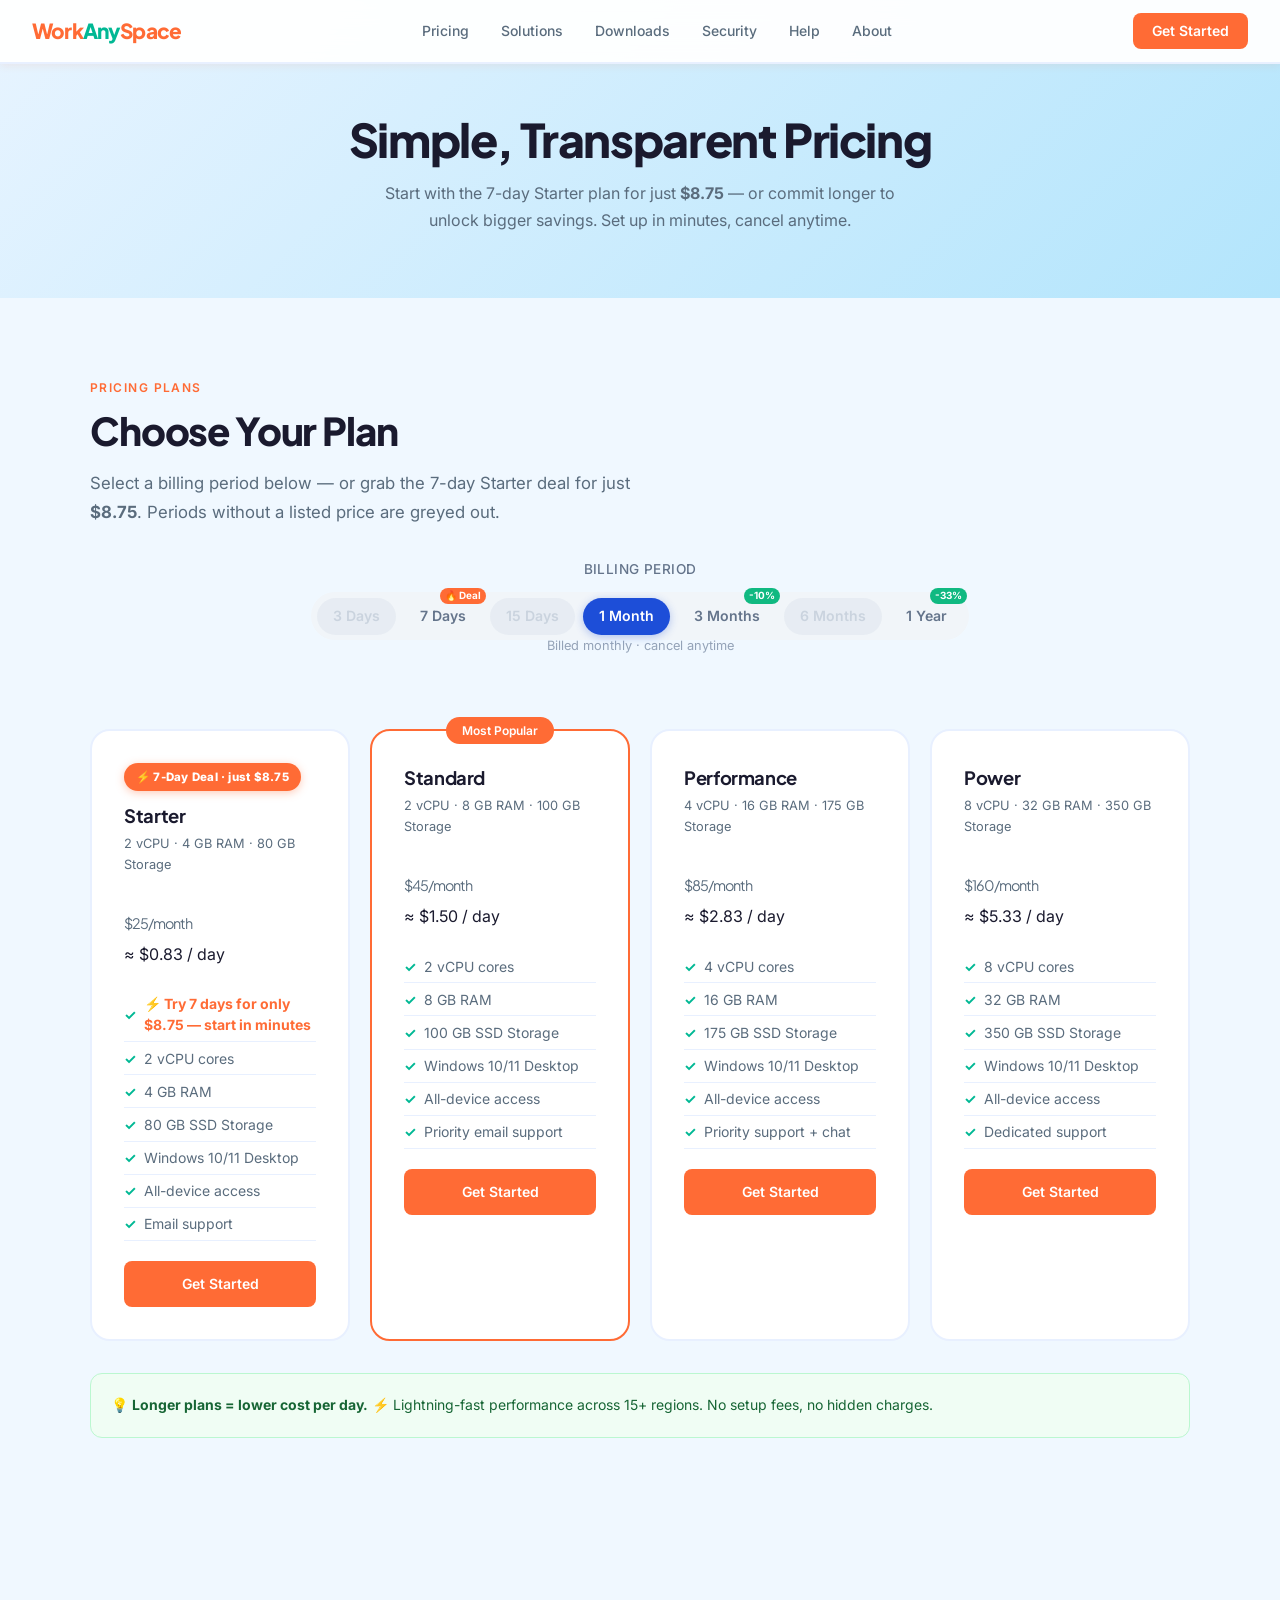
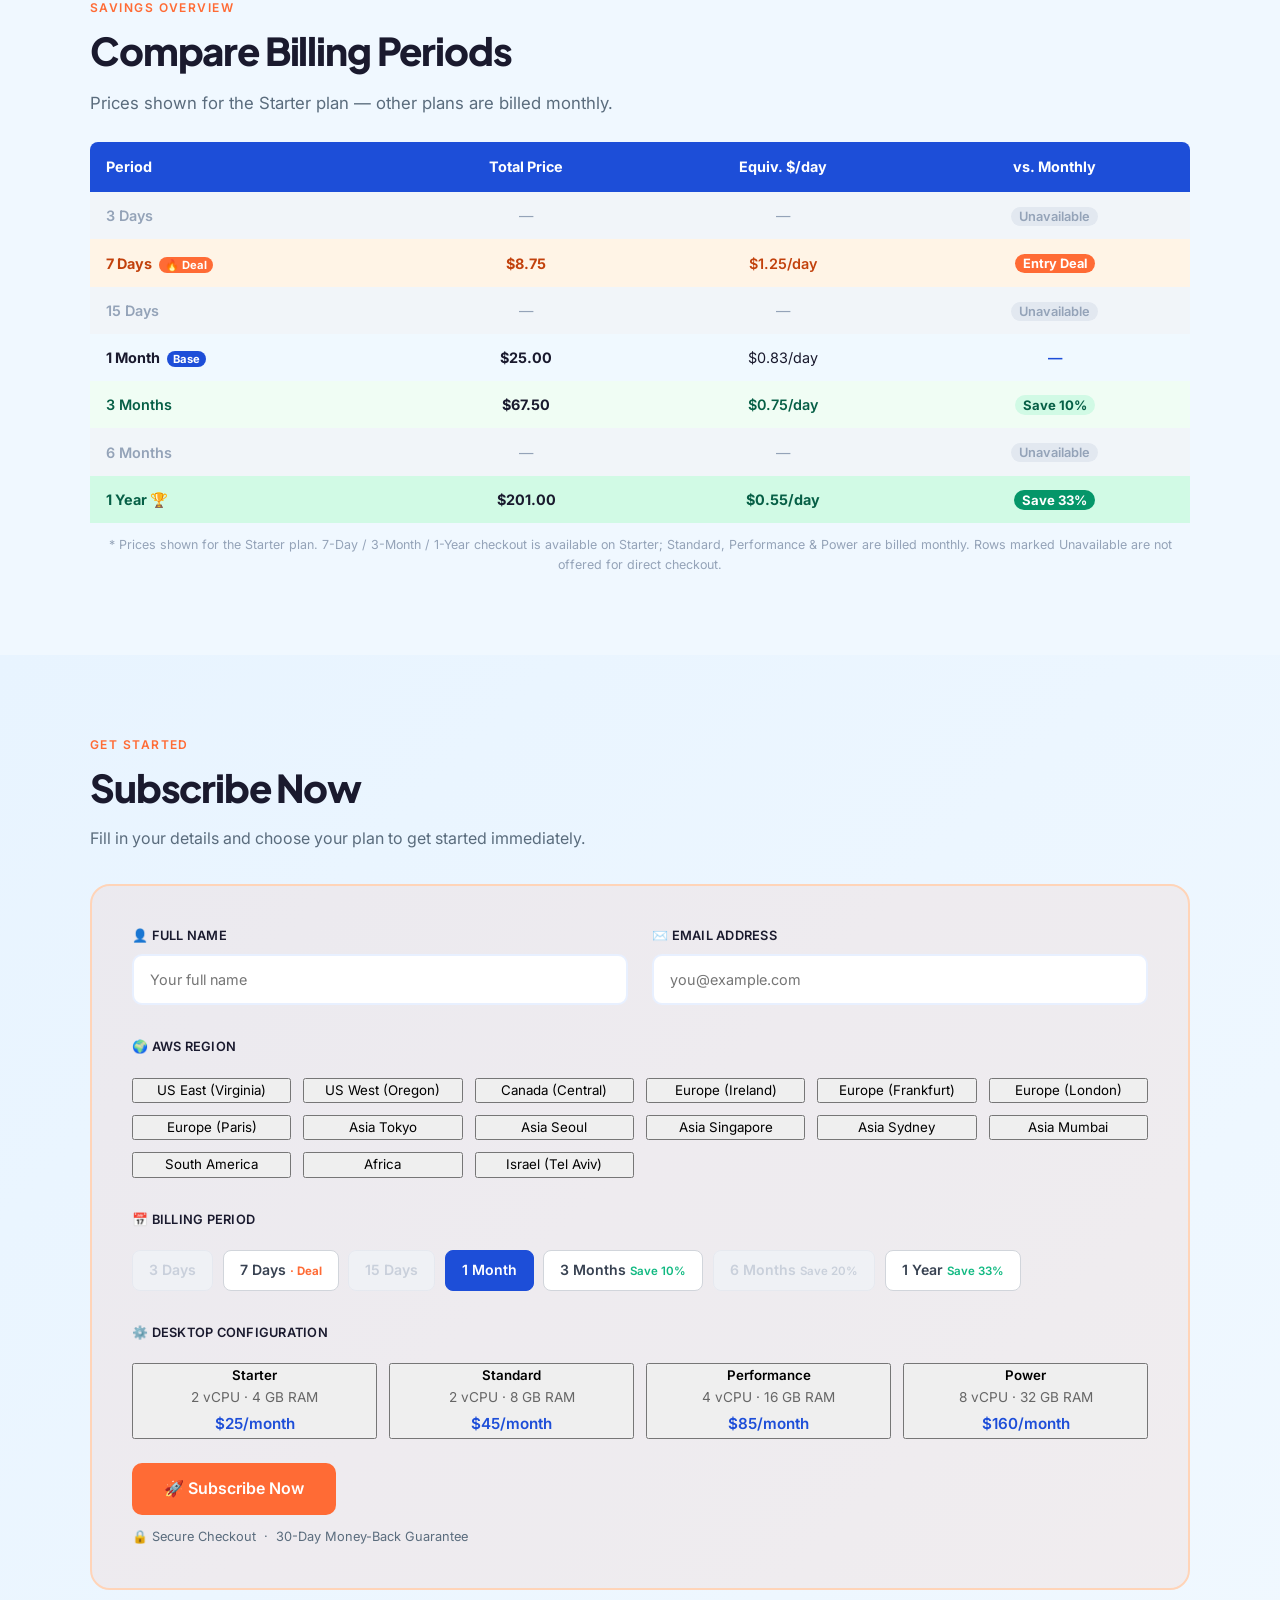
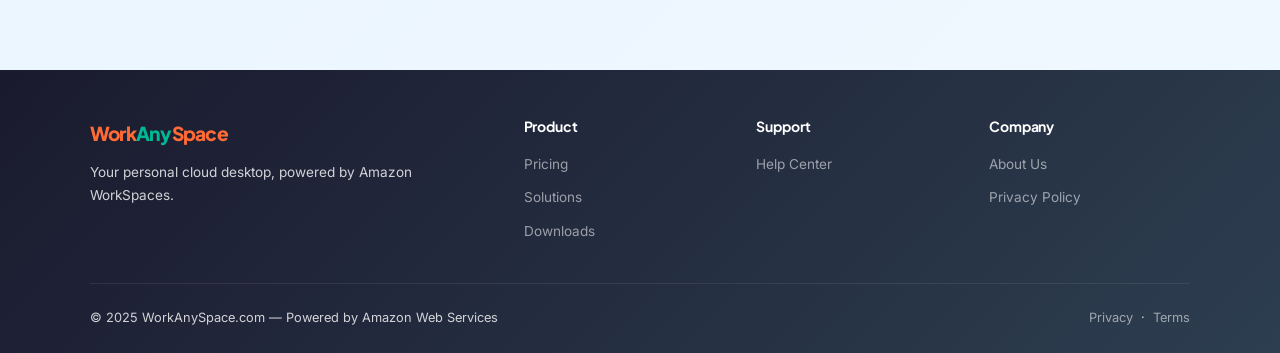
<file: pricing.html>
<!DOCTYPE html>
<html lang="en">
<head>
  <meta charset="UTF-8" />
  <meta name="viewport" content="width=device-width, initial-scale=1.0" />
  <title>Pricing & Plans – WorkAnySpace | Cloud Desktop from $8.75</title>
  <meta name="description" content="Transparent cloud desktop pricing. Start with the 7-day Starter deal for just $8.75, or subscribe from $25/month. Powered by Amazon WorkSpaces." />
  <link rel="canonical" href="https://www.workanyspace.com/pricing.html" />
  <link rel="icon" type="image/svg+xml" href="data:image/svg+xml,<svg xmlns='http://www.w3.org/2000/svg' viewBox='0 0 32 32'><rect width='32' height='32' rx='8' fill='%231D4ED8'/><text x='50%25' y='54%25' dominant-baseline='middle' text-anchor='middle' font-size='18' font-family='Arial' font-weight='bold' fill='white'>W</text></svg>" />

  <!-- Open Graph / Facebook -->
  <meta property="og:type" content="website" />
  <meta property="og:url" content="https://www.workanyspace.com/pricing.html" />
  <meta property="og:title" content="Pricing & Plans – WorkAnySpace | Cloud Desktop from $25/month" />
  <meta property="og:description" content="Transparent cloud desktop pricing. Start with the 7-day Starter deal for just $8.75, or subscribe from $25/month. Powered by Amazon WorkSpaces." />
  <meta property="og:image" content="https://www.workanyspace.com/workspace-sample.webp" />
  <meta property="og:site_name" content="WorkAnySpace" />

  <!-- Twitter Card -->
  <meta name="twitter:card" content="summary_large_image" />
  <meta name="twitter:title" content="Pricing & Plans – WorkAnySpace | Cloud Desktop from $25/month" />
  <meta name="twitter:description" content="Transparent cloud desktop pricing. Start with the 7-day Starter deal for just $8.75." />
  <meta name="twitter:image" content="https://www.workanyspace.com/workspace-sample.webp" />

  <!-- Structured Data: Product Offers -->
  <script type="application/ld+json">
  {
    "@context": "https://schema.org",
    "@type": "ItemList",
    "name": "WorkAnySpace Cloud Desktop Plans",
    "description": "Cloud desktop pricing plans powered by Amazon WorkSpaces",
    "url": "https://www.workanyspace.com/pricing.html",
    "itemListElement": [
      {
        "@type": "ListItem",
        "position": 1,
        "item": {
          "@type": "Product",
          "name": "WorkAnySpace Starter Plan",
          "description": "Cloud desktop with 2 vCPU, 4 GB RAM, 80 GB SSD storage. Full Windows 10/11 desktop accessible from any device.",
          "brand": { "@type": "Brand", "name": "WorkAnySpace" },
          "offers": {
            "@type": "Offer",
            "price": "25.00",
            "priceCurrency": "USD",
            "priceValidUntil": "2026-12-31",
            "availability": "https://schema.org/InStock",
            "url": "https://www.workanyspace.com/pricing.html"
          }
        }
      },
      {
        "@type": "ListItem",
        "position": 2,
        "item": {
          "@type": "Product",
          "name": "WorkAnySpace Standard Plan",
          "description": "Cloud desktop with 2 vCPU, 8 GB RAM, 100 GB SSD storage. Full Windows 10/11 desktop accessible from any device.",
          "brand": { "@type": "Brand", "name": "WorkAnySpace" },
          "offers": {
            "@type": "Offer",
            "price": "45.00",
            "priceCurrency": "USD",
            "priceValidUntil": "2026-12-31",
            "availability": "https://schema.org/InStock",
            "url": "https://www.workanyspace.com/pricing.html"
          }
        }
      },
      {
        "@type": "ListItem",
        "position": 3,
        "item": {
          "@type": "Product",
          "name": "WorkAnySpace Performance Plan",
          "description": "Cloud desktop with 4 vCPU, 16 GB RAM, 175 GB SSD storage. Full Windows 10/11 desktop accessible from any device.",
          "brand": { "@type": "Brand", "name": "WorkAnySpace" },
          "offers": {
            "@type": "Offer",
            "price": "85.00",
            "priceCurrency": "USD",
            "priceValidUntil": "2026-12-31",
            "availability": "https://schema.org/InStock",
            "url": "https://www.workanyspace.com/pricing.html"
          }
        }
      },
      {
        "@type": "ListItem",
        "position": 4,
        "item": {
          "@type": "Product",
          "name": "WorkAnySpace Power Plan",
          "description": "Cloud desktop with 8 vCPU, 32 GB RAM, 350 GB SSD storage. Full Windows 10/11 desktop accessible from any device.",
          "brand": { "@type": "Brand", "name": "WorkAnySpace" },
          "offers": {
            "@type": "Offer",
            "price": "160.00",
            "priceCurrency": "USD",
            "priceValidUntil": "2026-12-31",
            "availability": "https://schema.org/InStock",
            "url": "https://www.workanyspace.com/pricing.html"
          }
        }
      }
    ]
  }
  </script>

  <link rel="stylesheet" href="styles.css" />

  <style>
    /* ── Billing Period Toggle ── */
    .billing-toggle-wrap {
      display: flex;
      flex-direction: column;
      align-items: center;
      gap: 0.75rem;
      margin: 2rem 0 2.5rem;
    }
    .billing-toggle-label {
      font-size: 0.85rem;
      color: #64748b;
      font-weight: 500;
      letter-spacing: 0.03em;
      text-transform: uppercase;
    }
    .billing-toggle {
      display: flex;
      flex-wrap: wrap;
      justify-content: center;
      gap: 0.5rem;
      background: #f1f5f9;
      border-radius: 999px;
      padding: 0.35rem;
    }
    .billing-toggle button {
      background: transparent;
      border: none;
      border-radius: 999px;
      padding: 0.45rem 1rem;
      font-size: 0.88rem;
      font-weight: 600;
      color: #64748b;
      cursor: pointer;
      transition: all 0.2s ease;
      white-space: nowrap;
      position: relative;
    }
    .billing-toggle button.active {
      background: #1D4ED8;
      color: #fff;
      box-shadow: 0 2px 8px rgba(29,78,216,0.3);
    }
    .billing-toggle button .savings-tag {
      position: absolute;
      top: -10px;
      right: -4px;
      background: #10B981;
      color: #fff;
      font-size: 0.62rem;
      font-weight: 700;
      padding: 1px 5px;
      border-radius: 999px;
      line-height: 1.4;
      white-space: nowrap;
    }
    .period-note {
      font-size: 0.8rem;
      color: #94a3b8;
      text-align: center;
      margin-top: -1rem;
      margin-bottom: 1.5rem;
    }
    /* Plan price transition */
    .plan-price-block {
      min-height: 72px;
    }
    .plan-price .equiv-note {
      display: block;
      font-size: 0.75rem;
      color: #94a3b8;
      font-weight: 400;
      margin-top: 0.15rem;
    }
    .savings-pill {
      display: inline-block;
      background: #D1FAE5;
      color: #065F46;
      font-size: 0.75rem;
      font-weight: 700;
      padding: 0.2rem 0.65rem;
      border-radius: 999px;
      margin-top: 0.4rem;
    }
    .price-value {
      transition: opacity 0.15s ease;
    }

    /* ── Disabled (unavailable) billing period buttons ── */
    .billing-toggle button:disabled,
    .billing-toggle button.disabled {
      background: #e2e8f0;
      color: #b6c2d1;
      cursor: not-allowed;
      box-shadow: none;
      opacity: 0.65;
    }
    .billing-toggle button:disabled .savings-tag,
    .billing-toggle button.disabled .savings-tag { display: none; }
    .order-period-btn:disabled,
    .order-period-btn.disabled {
      background: #f1f5f9 !important;
      color: #b6c2d1 !important;
      border-color: #e2e8f0 !important;
      cursor: not-allowed !important;
      opacity: 0.65;
    }
    .order-period-btn:disabled span { color: inherit !important; }

    /* ── 7-Day Starter deal emphasis ── */
    .billing-toggle button.active.deal-active {
      background: #FF6B35;
      color: #fff;
      box-shadow: 0 2px 10px rgba(255, 107, 53, 0.4);
    }
    .order-period-btn.active.deal-active {
      background: #FF6B35;
      border-color: #FF6B35;
      color: #fff;
      box-shadow: 0 2px 10px rgba(255, 107, 53, 0.35);
    }
    .deal-badge {
      display: inline-block;
      background: #FF6B35;
      color: #fff;
      font-size: 0.72rem;
      font-weight: 800;
      padding: 0.3rem 0.75rem;
      border-radius: 999px;
      margin-bottom: 0.6rem;
      letter-spacing: 0.02em;
      box-shadow: 0 2px 8px rgba(255, 107, 53, 0.35);
    }
    .plan-card.deal-highlight {
      border-color: #FF6B35;
      box-shadow: 0 6px 22px rgba(255, 107, 53, 0.22);
    }
    .plan-card.plan-unavailable { opacity: 0.6; }
  </style>

  <!-- Google tag (gtag.js) -->
  <script async src="https://www.googletagmanager.com/gtag/js?id=G-0SPVFYB1VT"></script>
  <script>
    window.dataLayer = window.dataLayer || [];
    function gtag(){dataLayer.push(arguments);}
    gtag('js', new Date());
    gtag('config', 'G-0SPVFYB1VT');
  </script>
</head>
<body>

<nav>
  <a href="index.html" class="nav-logo">Work<span>Any</span>Space</a>
  <ul class="nav-links">
    <li><a href="pricing.html">Pricing</a></li>
    <li><a href="solutions.html">Solutions</a></li>
    <li><a href="downloads.html">Downloads</a></li>
    <li><a href="security.html">Security</a></li>
    <li><a href="help.html">Help</a></li>
    <li><a href="about.html">About</a></li>
  </ul>
  <div class="nav-actions">
    <a href="#order" class="btn-primary">Get Started</a>
  </div>
</nav>

<div class="page-hero">
  <h1>Simple, Transparent Pricing</h1>
  <p>Start with the 7-day Starter plan for just <strong>$8.75</strong> — or commit longer to unlock bigger savings. Set up in minutes, cancel anytime.</p>
</div>

<section style="background: var(--bg-light);">
  <div class="section-inner">
    <div class="section-label">Pricing Plans</div>
    <h2 class="section-title">Choose Your Plan</h2>
    <p class="section-sub">Select a billing period below — or grab the 7-day Starter deal for just <strong>$8.75</strong>. Periods without a listed price are greyed out.</p>

    <!-- Billing period toggle -->
    <div class="billing-toggle-wrap">
      <span class="billing-toggle-label">Billing Period</span>
      <div class="billing-toggle" role="group" aria-label="Select billing period">
        <button type="button" class="period-btn" data-period="3d">3 Days</button>
        <button type="button" class="period-btn" data-period="7d">7 Days<span class="savings-tag" style="background:#FF6B35;">🔥 Deal</span></button>
        <button type="button" class="period-btn" data-period="15d">15 Days</button>
        <button type="button" class="period-btn active" data-period="1m">1 Month</button>
        <button type="button" class="period-btn" data-period="3m">3 Months<span class="savings-tag">-10%</span></button>
        <button type="button" class="period-btn" data-period="6m">6 Months<span class="savings-tag">-20%</span></button>
        <button type="button" class="period-btn" data-period="1y">1 Year<span class="savings-tag">-33%</span></button>
      </div>
      <p class="period-note" id="period-note">Billed monthly · cancel anytime</p>
    </div>

    <div class="pricing-grid">
      <!-- Starter -->
      <div class="plan-card" id="card-starter" onclick="selectPlan('starter')" style="cursor:pointer;">
        <span class="deal-badge">⚡ 7-Day Deal · just $8.75</span>
        <div class="plan-name">Starter</div>
        <div class="plan-specs">2 vCPU · 4 GB RAM · 80 GB Storage</div>
        <div class="plan-price-block">
          <div class="plan-price">
            <span class="price-value" id="price-starter">$25</span><span id="price-unit-starter">/month</span>
          </div>
          <span class="equiv-note" id="equiv-starter"></span>
          <span class="savings-pill" id="savings-starter" style="display:none;"></span>
        </div>
        <ul class="plan-features">
          <li style="color:#FF6B35; font-weight:700;">⚡ Try 7 days for only $8.75 — start in minutes</li>
          <li>2 vCPU cores</li>
          <li>4 GB RAM</li>
          <li>80 GB SSD Storage</li>
          <li>Windows 10/11 Desktop</li>
          <li>All-device access</li>
          <li>Email support</li>
        </ul>
        <a href="#order" class="btn-primary" style="display:block; text-align:center; padding:0.75rem;">Get Started</a>
      </div>

      <!-- Standard -->
      <div class="plan-card popular" id="card-standard" onclick="selectPlan('standard')" style="cursor:pointer;">
        <span class="popular-badge">Most Popular</span>
        <div class="plan-name">Standard</div>
        <div class="plan-specs">2 vCPU · 8 GB RAM · 100 GB Storage</div>
        <div class="plan-price-block">
          <div class="plan-price">
            <span class="price-value" id="price-standard">$45</span><span id="price-unit-standard">/month</span>
          </div>
          <span class="equiv-note" id="equiv-standard"></span>
          <span class="savings-pill" id="savings-standard" style="display:none;"></span>
        </div>
        <ul class="plan-features">
          <li>2 vCPU cores</li>
          <li>8 GB RAM</li>
          <li>100 GB SSD Storage</li>
          <li>Windows 10/11 Desktop</li>
          <li>All-device access</li>
          <li>Priority email support</li>
        </ul>
        <a href="#order" class="btn-primary" style="display:block; text-align:center; padding:0.75rem;">Get Started</a>
      </div>

      <!-- Performance -->
      <div class="plan-card" id="card-performance" onclick="selectPlan('performance')" style="cursor:pointer;">
        <div class="plan-name">Performance</div>
        <div class="plan-specs">4 vCPU · 16 GB RAM · 175 GB Storage</div>
        <div class="plan-price-block">
          <div class="plan-price">
            <span class="price-value" id="price-performance">$85</span><span id="price-unit-performance">/month</span>
          </div>
          <span class="equiv-note" id="equiv-performance"></span>
          <span class="savings-pill" id="savings-performance" style="display:none;"></span>
        </div>
        <ul class="plan-features">
          <li>4 vCPU cores</li>
          <li>16 GB RAM</li>
          <li>175 GB SSD Storage</li>
          <li>Windows 10/11 Desktop</li>
          <li>All-device access</li>
          <li>Priority support + chat</li>
        </ul>
        <a href="#order" class="btn-primary" style="display:block; text-align:center; padding:0.75rem;">Get Started</a>
      </div>

      <!-- Power -->
      <div class="plan-card" id="card-power" onclick="selectPlan('power')" style="cursor:pointer;">
        <div class="plan-name">Power</div>
        <div class="plan-specs">8 vCPU · 32 GB RAM · 350 GB Storage</div>
        <div class="plan-price-block">
          <div class="plan-price">
            <span class="price-value" id="price-power">$160</span><span id="price-unit-power">/month</span>
          </div>
          <span class="equiv-note" id="equiv-power"></span>
          <span class="savings-pill" id="savings-power" style="display:none;"></span>
        </div>
        <ul class="plan-features">
          <li>8 vCPU cores</li>
          <li>32 GB RAM</li>
          <li>350 GB SSD Storage</li>
          <li>Windows 10/11 Desktop</li>
          <li>All-device access</li>
          <li>Dedicated support</li>
        </ul>
        <a href="#order" class="btn-primary" style="display:block; text-align:center; padding:0.75rem;">Get Started</a>
      </div>
    </div>

    <div style="background:#F0FDF4; border:1px solid #BBF7D0; border-radius:12px; padding:1.25rem; margin-top:2rem; font-size:0.875rem; color:#166534;">
      💡 <strong>Longer plans = lower cost per day.</strong> ⚡ Lightning-fast performance across 15+ regions. No setup fees, no hidden charges.
    </div>
  </div>
</section>

<!-- Pricing comparison table -->
<section>
  <div class="section-inner">
    <div class="section-label">Savings Overview</div>
    <h2 class="section-title">Compare Billing Periods</h2>
    <p class="section-sub">Prices shown for the Starter plan — other plans are billed monthly.</p>
    <div style="overflow-x:auto; margin-top:1.5rem;">
      <table style="width:100%; border-collapse:collapse; font-size:0.9rem; text-align:center;">
        <thead>
          <tr style="background:#1D4ED8; color:#fff;">
            <th style="padding:0.85rem 1rem; text-align:left; border-radius:8px 0 0 0;">Period</th>
            <th style="padding:0.85rem 1rem;">Total Price</th>
            <th style="padding:0.85rem 1rem;">Equiv. $/day</th>
            <th style="padding:0.85rem 1rem; border-radius:0 8px 0 0;">vs. Monthly</th>
          </tr>
        </thead>
        <tbody>
          <tr style="background:#F1F5F9;">
            <td style="padding:0.75rem 1rem; text-align:left; font-weight:600; color:#94a3b8;">3 Days</td>
            <td style="padding:0.75rem 1rem; color:#94a3b8;">—</td>
            <td style="padding:0.75rem 1rem; color:#94a3b8;">—</td>
            <td style="padding:0.75rem 1rem;"><span style="background:#E2E8F0; color:#94a3b8; padding:2px 8px; border-radius:999px; font-weight:600; font-size:0.8rem;">Unavailable</span></td>
          </tr>
          <tr style="background:#FFF4E6;">
            <td style="padding:0.75rem 1rem; text-align:left; font-weight:700; color:#C2410C;">7 Days <span style="background:#FF6B35; color:#fff; font-size:0.7rem; padding:1px 6px; border-radius:999px; margin-left:4px;">🔥 Deal</span></td>
            <td style="padding:0.75rem 1rem; font-weight:700; color:#C2410C;">$8.75</td>
            <td style="padding:0.75rem 1rem; color:#C2410C; font-weight:600;">$1.25/day</td>
            <td style="padding:0.75rem 1rem;"><span style="background:#FF6B35; color:#fff; padding:2px 8px; border-radius:999px; font-weight:700; font-size:0.8rem;">Entry Deal</span></td>
          </tr>
          <tr style="background:#F1F5F9;">
            <td style="padding:0.75rem 1rem; text-align:left; font-weight:600; color:#94a3b8;">15 Days</td>
            <td style="padding:0.75rem 1rem; color:#94a3b8;">—</td>
            <td style="padding:0.75rem 1rem; color:#94a3b8;">—</td>
            <td style="padding:0.75rem 1rem;"><span style="background:#E2E8F0; color:#94a3b8; padding:2px 8px; border-radius:999px; font-weight:600; font-size:0.8rem;">Unavailable</span></td>
          </tr>
          <tr style="background:#F0F9FF;">
            <td style="padding:0.75rem 1rem; text-align:left; font-weight:700;">1 Month <span style="background:#1D4ED8; color:#fff; font-size:0.7rem; padding:1px 6px; border-radius:999px; margin-left:4px;">Base</span></td>
            <td style="padding:0.75rem 1rem; font-weight:700;">$25.00</td>
            <td style="padding:0.75rem 1rem;">$0.83/day</td>
            <td style="padding:0.75rem 1rem; color:#1D4ED8; font-weight:600;">—</td>
          </tr>
          <tr style="background:#F0FDF4;">
            <td style="padding:0.75rem 1rem; text-align:left; font-weight:600; color:#065F46;">3 Months</td>
            <td style="padding:0.75rem 1rem; font-weight:700;">$67.50</td>
            <td style="padding:0.75rem 1rem; color:#065F46; font-weight:600;">$0.75/day</td>
            <td style="padding:0.75rem 1rem;"><span style="background:#D1FAE5; color:#065F46; padding:2px 8px; border-radius:999px; font-weight:700; font-size:0.82rem;">Save 10%</span></td>
          </tr>
          <tr style="background:#F1F5F9;">
            <td style="padding:0.75rem 1rem; text-align:left; font-weight:600; color:#94a3b8;">6 Months</td>
            <td style="padding:0.75rem 1rem; color:#94a3b8;">—</td>
            <td style="padding:0.75rem 1rem; color:#94a3b8;">—</td>
            <td style="padding:0.75rem 1rem;"><span style="background:#E2E8F0; color:#94a3b8; padding:2px 8px; border-radius:999px; font-weight:600; font-size:0.8rem;">Unavailable</span></td>
          </tr>
          <tr style="background:#D1FAE5;">
            <td style="padding:0.75rem 1rem; text-align:left; font-weight:700; color:#065F46;">1 Year 🏆</td>
            <td style="padding:0.75rem 1rem; font-weight:700;">$201.00</td>
            <td style="padding:0.75rem 1rem; color:#065F46; font-weight:700;">$0.55/day</td>
            <td style="padding:0.75rem 1rem;"><span style="background:#059669; color:#fff; padding:2px 8px; border-radius:999px; font-weight:700; font-size:0.82rem;">Save 33%</span></td>
          </tr>
        </tbody>
      </table>
    </div>
    <p style="font-size:0.78rem; color:#94a3b8; margin-top:0.75rem; text-align:center;">* Prices shown for the Starter plan. 7-Day / 3-Month / 1-Year checkout is available on Starter; Standard, Performance &amp; Power are billed monthly. Rows marked Unavailable are not offered for direct checkout.</p>
  </div>
</section>

<section class="order-section" id="order">
  <div class="section-inner">
    <div class="section-label">Get Started</div>
    <h2 class="section-title" style="color:#1A1A2E;">Subscribe Now</h2>
    <p style="color:#5A6C7D; margin-bottom:2rem;">Fill in your details and choose your plan to get started immediately.</p>
    <div class="order-form">
      <div class="form-grid">
        <div class="form-group">
          <label for="fname">👤 Full Name</label>
          <input type="text" id="fname" placeholder="Your full name" />
        </div>
        <div class="form-group">
          <label for="email">✉️ Email Address</label>
          <input type="email" id="email" placeholder="you@example.com" />
        </div>
      </div>

      <!-- Region Selection Buttons -->
      <div class="form-group" style="margin-top:2rem;">
        <label>🌍 AWS Region</label>
        <div class="button-grid" id="region-buttons" style="display:grid; grid-template-columns:repeat(auto-fit, minmax(150px, 1fr)); gap:0.75rem; margin-top:0.75rem;">
          <button type="button" class="region-btn" data-region="us-east-1">US East (Virginia)</button>
          <button type="button" class="region-btn" data-region="us-west-2">US West (Oregon)</button>
          <button type="button" class="region-btn" data-region="ca-central-1">Canada (Central)</button>
          <button type="button" class="region-btn" data-region="eu-west-1">Europe (Ireland)</button>
          <button type="button" class="region-btn" data-region="eu-central-1">Europe (Frankfurt)</button>
          <button type="button" class="region-btn" data-region="eu-west-2">Europe (London)</button>
          <button type="button" class="region-btn" data-region="eu-west-3">Europe (Paris)</button>
          <button type="button" class="region-btn" data-region="ap-northeast-1">Asia Tokyo</button>
          <button type="button" class="region-btn" data-region="ap-northeast-2">Asia Seoul</button>
          <button type="button" class="region-btn" data-region="ap-southeast-1">Asia Singapore</button>
          <button type="button" class="region-btn" data-region="ap-southeast-2">Asia Sydney</button>
          <button type="button" class="region-btn" data-region="ap-south-1">Asia Mumbai</button>
          <button type="button" class="region-btn" data-region="sa-east-1">South America</button>
          <button type="button" class="region-btn" data-region="af-south-1">Africa</button>
          <button type="button" class="region-btn" data-region="il-central-1">Israel (Tel Aviv)</button>
        </div>
        <input type="hidden" id="region" value="" />
      </div>

      <!-- Billing Period Selection in Order Form -->
      <div class="form-group" style="margin-top:2rem;">
        <label>📅 Billing Period</label>
        <div style="display:flex; flex-wrap:wrap; gap:0.6rem; margin-top:0.75rem;" id="order-period-buttons">
          <button type="button" class="order-period-btn" data-period="3d">3 Days</button>
          <button type="button" class="order-period-btn" data-period="7d">7 Days <span style="font-size:0.72rem; color:#FF6B35; font-weight:700;">· Deal</span></button>
          <button type="button" class="order-period-btn" data-period="15d">15 Days</button>
          <button type="button" class="order-period-btn active" data-period="1m">1 Month</button>
          <button type="button" class="order-period-btn" data-period="3m">3 Months <span style="font-size:0.72rem; color:#10B981;">Save 10%</span></button>
          <button type="button" class="order-period-btn" data-period="6m">6 Months <span style="font-size:0.72rem; color:#10B981;">Save 20%</span></button>
          <button type="button" class="order-period-btn" data-period="1y">1 Year <span style="font-size:0.72rem; color:#10B981;">Save 33%</span></button>
        </div>
        <input type="hidden" id="order-period" value="1m" />
        <style>
          .order-period-btn {
            background: #fff;
            border: 1.5px solid #d1d5db;
            border-radius: 8px;
            padding: 0.5rem 1rem;
            font-size: 0.88rem;
            font-weight: 600;
            color: #374151;
            cursor: pointer;
            transition: all 0.2s;
          }
          .order-period-btn.active {
            background: #1D4ED8;
            color: #fff;
            border-color: #1D4ED8;
          }
          .order-period-btn:hover:not(.active) {
            border-color: #1D4ED8;
            color: #1D4ED8;
          }
        </style>
      </div>

      <!-- Configuration Selection Buttons -->
      <div class="form-group" style="margin-top:2rem;">
        <label>⚙️ Desktop Configuration</label>
        <div class="button-grid" id="config-buttons" style="display:grid; grid-template-columns:repeat(auto-fit, minmax(200px, 1fr)); gap:0.75rem; margin-top:0.75rem;">
          <button type="button" class="config-btn" data-config="starter" data-name="Starter" data-specs="2 vCPU · 4 GB RAM · 80 GB">
            <div style="font-weight:600;">Starter</div>
            <div style="font-size:0.85rem; color:#666;">2 vCPU · 4 GB RAM</div>
            <div style="font-size:0.95rem; font-weight:600; color:#1D4ED8; margin-top:0.25rem;" id="order-price-starter">$25/month</div>
          </button>
          <button type="button" class="config-btn" data-config="standard" data-name="Standard" data-specs="2 vCPU · 8 GB RAM · 100 GB">
            <div style="font-weight:600;">Standard</div>
            <div style="font-size:0.85rem; color:#666;">2 vCPU · 8 GB RAM</div>
            <div style="font-size:0.95rem; font-weight:600; color:#1D4ED8; margin-top:0.25rem;" id="order-price-standard">$45/month</div>
          </button>
          <button type="button" class="config-btn" data-config="performance" data-name="Performance" data-specs="4 vCPU · 16 GB RAM · 175 GB">
            <div style="font-weight:600;">Performance</div>
            <div style="font-size:0.85rem; color:#666;">4 vCPU · 16 GB RAM</div>
            <div style="font-size:0.95rem; font-weight:600; color:#1D4ED8; margin-top:0.25rem;" id="order-price-performance">$85/month</div>
          </button>
          <button type="button" class="config-btn" data-config="power" data-name="Power" data-specs="8 vCPU · 32 GB RAM · 350 GB">
            <div style="font-weight:600;">Power</div>
            <div style="font-size:0.85rem; color:#666;">8 vCPU · 32 GB RAM</div>
            <div style="font-size:0.95rem; font-weight:600; color:#1D4ED8; margin-top:0.25rem;" id="order-price-power">$160/month</div>
          </button>
        </div>
        <input type="hidden" id="config" value="" />
      </div>

      <!-- Selection Summary -->
      <div id="selection-summary" style="display:none; background:#F0F9FF; border:1px solid #7DD3FC; border-radius:10px; padding:1rem; margin-top:2rem; font-size:0.9rem; color:#0369A1;">
        <strong>📋 Your Selection:</strong>
        <div style="margin-top:0.5rem;">
          Region: <span id="summary-region" style="font-weight:600;"></span>
        </div>
        <div>Plan: <span id="summary-config" style="font-weight:600;"></span></div>
        <div>Period: <span id="summary-period" style="font-weight:600;"></span></div>
        <div>Total: <span id="summary-price" style="font-weight:700; color:#1D4ED8; font-size:1.05rem;"></span></div>
      </div>

      <input type="hidden" id="ip_address" value="" />
      <div style="margin-top:1.5rem;">
        <button class="btn-primary btn-large" onclick="submitForm()" id="submit-btn">
          🚀 Subscribe Now
        </button>
        <p style="color:#5A6C7D; font-size:0.8rem; margin-top:0.75rem;">
          🔒 Secure Checkout &nbsp;·&nbsp; 30-Day Money-Back Guarantee
        </p>
      </div>
      <div id="success-msg" style="display:none; margin-top:1rem; background:rgba(0, 184, 148, 0.15); border:2px solid rgba(0, 184, 148, 0.4); border-radius:10px; padding:1rem; color:#00B894; font-size:0.9rem;">
        ✅ <strong>Success!</strong> Check your email for setup instructions. Your workspace will be ready within 15 minutes.
      </div>
      <div id="error-msg" style="display:none; margin-top:1rem; background:rgba(255, 107, 53, 0.15); border:2px solid rgba(255, 107, 53, 0.4); border-radius:10px; padding:1rem; color:#FF6B35; font-size:0.9rem;">
        ❌ <strong>Error!</strong> Please fill in all required fields.
      </div>
    </div>
  </div>
</section>

<footer>
  <div class="footer-grid">
    <div class="footer-brand">
      <a href="index.html" class="nav-logo">Work<span>Any</span>Space</a>
      <p>Your personal cloud desktop, powered by Amazon WorkSpaces.</p>
    </div>
    <div class="footer-col"><h4>Product</h4><ul>
      <li><a href="pricing.html">Pricing</a></li>
      <li><a href="solutions.html">Solutions</a></li>
      <li><a href="downloads.html">Downloads</a></li>
    </ul></div>
    <div class="footer-col"><h4>Support</h4><ul>
      <li><a href="help.html">Help Center</a></li>
    </ul></div>
    <div class="footer-col"><h4>Company</h4><ul>
      <li><a href="about.html">About Us</a></li>
      <li><a href="privacy.html">Privacy Policy</a></li>
    </ul></div>
  </div>
  <div class="footer-bottom">
    <span>© 2025 WorkAnySpace.com — Powered by Amazon Web Services</span>
    <span><a href="privacy.html">Privacy</a> &nbsp;·&nbsp; <a href="terms.html">Terms</a></span>
  </div>
</footer>

<script>
// ── Pricing data ──
// Base monthly prices (USD)
const BASE_PRICES = { starter: 25, standard: 45, performance: 85, power: 160 };

// Period definitions: label, days (for /day calc), multiplier vs monthly base
// Multiplier > 1 = premium (short term), < 1 = discount (long term)
const PERIODS = {
  '3d':  { label: '3 Days',    days: 3,   mult: 0.18,  note: 'Billed per 3-day access',          savingsPct: null,  premium: true  },
  '7d':  { label: '7 Days',    days: 7,   mult: 0.35,  note: 'Billed per 7-day access',          savingsPct: null,  premium: true  },
  '15d': { label: '15 Days',   days: 15,  mult: 0.625, note: 'Billed per 15-day access',         savingsPct: null,  premium: true  },
  '1m':  { label: '1 Month',   days: 30,  mult: 1.0,   note: 'Billed monthly · cancel anytime',  savingsPct: null,  premium: false },
  '3m':  { label: '3 Months',  days: 90,  mult: 2.7,   note: 'Billed every 3 months',            savingsPct: 10,    premium: false },
  '6m':  { label: '6 Months',  days: 180, mult: 4.8,   note: 'Billed every 6 months',            savingsPct: 20,    premium: false },
  '1y':  { label: '1 Year',    days: 365, mult: 8.04,  note: 'Billed annually — best value',     savingsPct: 33,    premium: false }
};

// Price display labels per period
const PERIOD_UNIT = {
  '3d': '/3 days', '7d': '/7 days', '15d': '/15 days',
  '1m': '/month',  '3m': '/3 mo',   '6m': '/6 mo',   '1y': '/year'
};

// ── Checkout pages (Pancake) — only these plan/period combos are purchasable ──
const CHECKOUT_PAGES = {
  starter: {
    '7d': { price: 8.75,  url: 'https://pancake.waffo.ai/store/getwireguard-com-6f2horuw/product/PROD_0ZDa828MBtUrFfrdPcA6iF?type=subscription&currency=USD' },
    '1m': { price: 25,    url: 'https://pancake.waffo.ai/store/getwireguard-com-6f2horuw/product/PROD_4HMazbpKlmtrUbsD2cnWXT?type=subscription&currency=USD' },
    '3m': { price: 67.5,  url: 'https://pancake.waffo.ai/store/getwireguard-com-6f2horuw/product/PROD_3B7qbAwngBME17rTP0foDc?type=subscription&currency=USD' },
    '1y': { price: 201,   url: 'https://pancake.waffo.ai/store/getwireguard-com-6f2horuw/product/PROD_6Jnc29AZ8ReVpTRktzFI6n?type=subscription&currency=USD' }
  },
  standard: {
    '1m': { price: 45,    url: 'https://pancake.waffo.ai/store/getwireguard-com-6f2horuw/product/PROD_6tiHCdAONDakzBSKIButQ9?type=subscription&currency=USD' }
  },
  performance: {
    '1m': { price: 85,    url: 'https://pancake.waffo.ai/store/getwireguard-com-6f2horuw/product/PROD_3AAnkHdOhOQXo8l1h38NzJ?type=subscription&currency=USD' }
  },
  power: {
    '1m': { price: 160,   url: 'https://pancake.waffo.ai/store/getwireguard-com-6f2horuw/product/PROD_2bw9AH0WtoImjkcBBi5v3k?type=subscription&currency=USD' }
  }
};

function checkoutFor(plan, period) {
  var planMap = CHECKOUT_PAGES[plan] || {};
  return planMap[period] || null;
}

function getSelectedPlan() {
  return document.getElementById('config').value || '';
}

// Grey out / disable billing periods that have no listed price for the selected plan
function updatePeriodAvailability() {
  var plan = getSelectedPlan() || 'starter';
  var current = document.getElementById('order-period').value || currentPeriod;
  var currentOk = !!checkoutFor(plan, current);

  ['.period-btn', '.order-period-btn'].forEach(function(sel) {
    document.querySelectorAll(sel).forEach(function(btn) {
      var period = btn.getAttribute('data-period');
      var avail = !!checkoutFor(plan, period);
      btn.disabled = !avail;
      btn.classList.toggle('disabled', !avail);
    });
  });

  if (!currentOk) {
    applyPeriod('1m');
  }
}


const regionNames = {
  'us-east-1':'US East (N. Virginia)','us-west-2':'US West (Oregon)','ca-central-1':'Canada (Central)',
  'eu-west-1':'Europe (Ireland)','eu-central-1':'Europe (Frankfurt)','eu-west-2':'Europe (London)',
  'eu-west-3':'Europe (Paris)','ap-northeast-1':'Asia Pacific (Tokyo)','ap-northeast-2':'Asia Pacific (Seoul)',
  'ap-southeast-1':'Asia Pacific (Singapore)','ap-southeast-2':'Asia Pacific (Sydney)',
  'ap-south-1':'Asia Pacific (Mumbai)','sa-east-1':'South America (Sao Paulo)',
  'af-south-1':'Africa (Cape Town)','il-central-1':'Israel (Tel Aviv)'
};
const configNames = {
  'starter':'Starter - 2 vCPU / 4 GB RAM','standard':'Standard - 2 vCPU / 8 GB RAM',
  'performance':'Performance - 4 vCPU / 16 GB RAM','power':'Power - 8 vCPU / 32 GB RAM'
};

let currentPeriod = '1m';

// Compute price for a plan+period
function calcPrice(plan, period) {
  return Math.round(BASE_PRICES[plan] * PERIODS[period].mult * 100) / 100;
}

// Format price display string
function fmtPrice(val) {
  return '$' + (Number.isInteger(val) ? val : val.toFixed(2));
}

// Update all plan cards with the selected period
function applyPeriod(period) {
  currentPeriod = period;
  var pd = PERIODS[period];

  // Update period note
  document.getElementById('period-note').textContent = pd.note;

  // Update each plan card
  ['starter','standard','performance','power'].forEach(function(plan) {
    var avail = !!checkoutFor(plan, period);
    var card = document.getElementById('card-' + plan);
    if (card) card.classList.toggle('plan-unavailable', !avail);

    var total = calcPrice(plan, period);
    var days = pd.days;
    var perDay = Math.round(total / days * 100) / 100;
    var baseMonthly = BASE_PRICES[plan];

    document.getElementById('price-' + plan).textContent = fmtPrice(total);
    document.getElementById('price-unit-' + plan).textContent = PERIOD_UNIT[period];

    var equivEl = document.getElementById('equiv-' + plan);
    equivEl.textContent = avail ? ('≈ ' + fmtPrice(perDay) + ' / day') : 'Monthly billing only';

    var savEl = document.getElementById('savings-' + plan);
    if (!avail) {
      savEl.style.display = 'none';
    } else if (period === '7d') {
      savEl.textContent = '7-Day Entry Deal';
      savEl.style.background = '#FFF4E6';
      savEl.style.color = '#C2410C';
      savEl.style.display = 'inline-block';
    } else if (pd.savingsPct) {
      savEl.textContent = 'Save ' + pd.savingsPct + '% vs monthly';
      savEl.style.background = '#D1FAE5';
      savEl.style.color = '#065F46';
      savEl.style.display = 'inline-block';
    } else if (pd.premium) {
      var premPct = Math.round((total / days * 30 / baseMonthly - 1) * 100);
      savEl.textContent = '+' + premPct + '% vs monthly rate';
      savEl.style.background = '#FEE2E2';
      savEl.style.color = '#B91C1C';
      savEl.style.display = 'inline-block';
    } else {
      savEl.style.display = 'none';
    }

    // Update order form config button prices
    var opEl = document.getElementById('order-price-' + plan);
    if (opEl) opEl.textContent = fmtPrice(total) + PERIOD_UNIT[period];
  });

  // Sync order form period
  document.getElementById('order-period').value = period;
  document.querySelectorAll('.order-period-btn').forEach(function(b){
    b.classList.toggle('active', b.getAttribute('data-period') === period);
  });

  // 7-Day Starter deal emphasis
  var starterCard = document.getElementById('card-starter');
  if (starterCard) starterCard.classList.toggle('deal-highlight', period === '7d');
  document.querySelectorAll('.period-btn').forEach(function(b){
    b.classList.toggle('deal-active', b.getAttribute('data-period') === '7d' && period === '7d');
  });
  document.querySelectorAll('.order-period-btn').forEach(function(b){
    b.classList.toggle('deal-active', b.getAttribute('data-period') === '7d' && period === '7d');
  });

  updateSummary();
}

// Billing toggle on plan grid
document.addEventListener('DOMContentLoaded', function() {
  // Period toggle (plan cards section)
  document.querySelectorAll('.period-btn').forEach(function(btn) {
    btn.addEventListener('click', function() {
      document.querySelectorAll('.period-btn').forEach(function(b){ b.classList.remove('active'); });
      this.classList.add('active');
      applyPeriod(this.getAttribute('data-period'));
    });
  });

  // Period toggle (order form)
  document.querySelectorAll('.order-period-btn').forEach(function(btn) {
    btn.addEventListener('click', function() {
      document.querySelectorAll('.order-period-btn').forEach(function(b){ b.classList.remove('active'); });
      this.classList.add('active');
      var p = this.getAttribute('data-period');
      document.getElementById('order-period').value = p;
      // sync top toggle too
      document.querySelectorAll('.period-btn').forEach(function(b){
        b.classList.toggle('active', b.getAttribute('data-period') === p);
      });
      applyPeriod(p);
    });
  });

  // Region buttons
  document.querySelectorAll('.region-btn').forEach(function(btn) {
    btn.addEventListener('click', function(e) {
      e.preventDefault();
      selectRegion(this.getAttribute('data-region'));
    });
  });

  // Config buttons
  document.querySelectorAll('.config-btn').forEach(function(btn) {
    btn.addEventListener('click', function(e) {
      e.preventDefault();
      selectConfig(this.getAttribute('data-config'));
    });
  });

  fetch('https://checkip.amazonaws.com')
    .then(function(r){ return r.text(); })
    .then(function(ip){ document.getElementById('ip_address').value = ip.trim(); })
    .catch(function(){ document.getElementById('ip_address').value = 'N/A'; });

  // Apply default period, then gate unavailable billing periods
  applyPeriod('1m');
  updatePeriodAvailability();
});

function selectRegion(region) {
  document.getElementById('region').value = region;
  document.querySelectorAll('.region-btn').forEach(function(btn) {
    var sel = btn.getAttribute('data-region') === region;
    btn.style.background   = sel ? '#10B981' : '#ffffff';
    btn.style.color        = sel ? 'white'   : '#1A1A2E';
    btn.style.borderColor  = sel ? '#10B981' : '#d1d5db';
  });
  updateSummary();
}

function selectConfig(config) {
  document.getElementById('config').value = config;
  document.querySelectorAll('.config-btn').forEach(function(btn) {
    var sel = btn.getAttribute('data-config') === config;
    btn.style.background  = sel ? '#10B981' : '#ffffff';
    btn.style.color       = sel ? 'white'   : '#1A1A2E';
    btn.style.borderColor = sel ? '#10B981' : '#d1d5db';
  });
  updatePeriodAvailability();
  updateSummary();
}

function updateSummary() {
  var region = document.getElementById('region').value;
  var config = document.getElementById('config').value;
  var period = document.getElementById('order-period').value || currentPeriod;

  if (region && config) {
    var total = calcPrice(config, period);
    document.getElementById('summary-region').textContent  = regionNames[region];
    document.getElementById('summary-config').textContent  = configNames[config];
    document.getElementById('summary-period').textContent  = PERIODS[period].label;
    document.getElementById('summary-price').textContent   = fmtPrice(total) + PERIOD_UNIT[period];
    document.getElementById('selection-summary').style.display = 'block';
  } else {
    document.getElementById('selection-summary').style.display = 'none';
  }
}

function selectPlan(plan) {
  selectConfig(plan);
  document.location.hash = '#order';
  setTimeout(function(){ window.scrollBy(0, 100); }, 100);
}

function submitForm() {
  var name   = document.getElementById('fname').value.trim();
  var email  = document.getElementById('email').value.trim();
  var region = document.getElementById('region').value;
  var config = document.getElementById('config').value;
  var period = document.getElementById('order-period').value || currentPeriod;
  var ip     = document.getElementById('ip_address').value || 'N/A';
  var errorMsg   = document.getElementById('error-msg');
  var successMsg = document.getElementById('success-msg');

  errorMsg.style.display   = 'none';
  successMsg.style.display = 'none';

  if (!name || !email || !region || !config) {
    errorMsg.style.display = 'block';
    return;
  }

  var regionName  = regionNames[region];
  var configName  = configNames[config];
  var checkout    = checkoutFor(config, period);
  if (!checkout) {
    errorMsg.innerHTML = '<strong>Error!</strong> The selected plan/billing period is not available for direct checkout. Please choose another option.';
    errorMsg.style.display = 'block';
    return;
  }
  var total       = checkout.price;
  var periodLabel = PERIODS[period].label;
  var ipLink = ip !== 'N/A'
    ? '<a href="https://ipinfo.io/'+ip+'" style="color:#1D4ED8;font-family:monospace;">'+ip+'</a>'
    : 'N/A';

  var emailHtml = '<div style="font-family:Arial,sans-serif;max-width:600px;margin:0 auto;padding:24px;">'
    + '<h2 style="color:#1D4ED8;">New WorkAnySpace Subscription</h2>'
    + '<table style="width:100%;border-collapse:collapse;margin-top:16px;">'
    + '<tr><td style="padding:8px;border:1px solid #e2e8f0;font-weight:600;background:#f8fafc;width:160px;">Name</td><td style="padding:8px;border:1px solid #e2e8f0;">'+name+'</td></tr>'
    + '<tr><td style="padding:8px;border:1px solid #e2e8f0;font-weight:600;background:#f8fafc;">Email</td><td style="padding:8px;border:1px solid #e2e8f0;">'+email+'</td></tr>'
    + '<tr><td style="padding:8px;border:1px solid #e2e8f0;font-weight:600;background:#f8fafc;">Region</td><td style="padding:8px;border:1px solid #e2e8f0;">'+regionName+'</td></tr>'
    + '<tr><td style="padding:8px;border:1px solid #e2e8f0;font-weight:600;background:#f8fafc;">Plan</td><td style="padding:8px;border:1px solid #e2e8f0;">'+configName+'</td></tr>'
    + '<tr><td style="padding:8px;border:1px solid #e2e8f0;font-weight:600;background:#f8fafc;">Period</td><td style="padding:8px;border:1px solid #e2e8f0;">'+periodLabel+'</td></tr>'
    + '<tr><td style="padding:8px;border:1px solid #e2e8f0;font-weight:600;background:#f8fafc;">Total</td><td style="padding:8px;border:1px solid #e2e8f0;font-weight:700;color:#1D4ED8;">'+fmtPrice(total)+' / '+periodLabel+'</td></tr>'
    + '<tr style="background:#FFF7ED;"><td style="padding:8px;border:1px solid #e2e8f0;font-weight:600;background:#FFF7ED;">Visitor IP</td><td style="padding:8px;border:1px solid #e2e8f0;">'+ipLink+'</td></tr>'
    + '</table>'
    + '<p style="margin-top:20px;color:#64748b;font-size:13px;">Submitted at '+new Date().toUTCString()+'</p>'
    + '</div>';

  // Notification — WordPress Mail API
  var wpFormData = new FormData();
  wpFormData.append('name', name);
  wpFormData.append('email', email);
  wpFormData.append('phone', 'N/A');
  wpFormData.append('subject', 'New WorkAnySpace Subscription - ' + configName + ' (' + periodLabel + ')');
  wpFormData.append('message', 'New Subscription\n\nName: '+name+'\nEmail: '+email+'\nRegion: '+regionName+'\nPlan: '+configName+'\nPeriod: '+periodLabel+'\nTotal: '+fmtPrice(total)+'\nIP: '+ip+'\n\nSubmitted at '+new Date().toUTCString());
  fetch('https://web.awsdo.com/wp-json/my-forms/v1/send/contact-form', {
    method: 'POST', body: wpFormData, keepalive: true
  }).then(function(r){ console.log('WP notify:', r.status); }).catch(function(e){ console.warn(e); });

  // Notification — Pingram
  fetch('https://api.pingram.io/send', {
    method: 'POST', keepalive: true,
    headers: {
      'Content-Type': 'application/json',
      'Accept': 'application/json',
      'Authorization': 'Bearer pingram_sk_eyJhbGciOiJIUzI1NiIsInR5cCI6IkpXVCJ9.[base64].iNezQ3sgydRwDtWBQsYTITkfM9nEPeV5eS8VXBYYmDg'
    },
    body: JSON.stringify({
      type: 'email',
      to: { email: 'snaagk@gmail.com' },
      email: {
        subject: '远程桌面新订单 New WorkAnySpace Subscription - ' + name + ' / ' + periodLabel,
        senderName: 'WorkAnySpace',
        senderEmail: 'noreply@pingram.io',
        html: emailHtml
      }
    })
  }).then(function(r){ console.log('Pingram notify:', r.status); }).catch(function(e){ console.warn(e); });

  // Redirect to the corresponding Pancake checkout page
  window.location.href = checkout.url;
}
</script>

<script>
  (function(d,t) {
    var BASE_URL="https://app.chatwoot.com";
    var g=d.createElement(t),s=d.getElementsByTagName(t)[0];
    g.src=BASE_URL+"/packs/js/sdk.js";
    g.async = true;
    s.parentNode.insertBefore(g,s);
    g.onload=function(){
      window.chatwootSDK.run({
        websiteToken: 'YqMaUxyNu1opMcPJSpZGg3Go',
        baseUrl: BASE_URL
      })
    }
  })(document,"script");
</script>

</body>
</html>
</file>
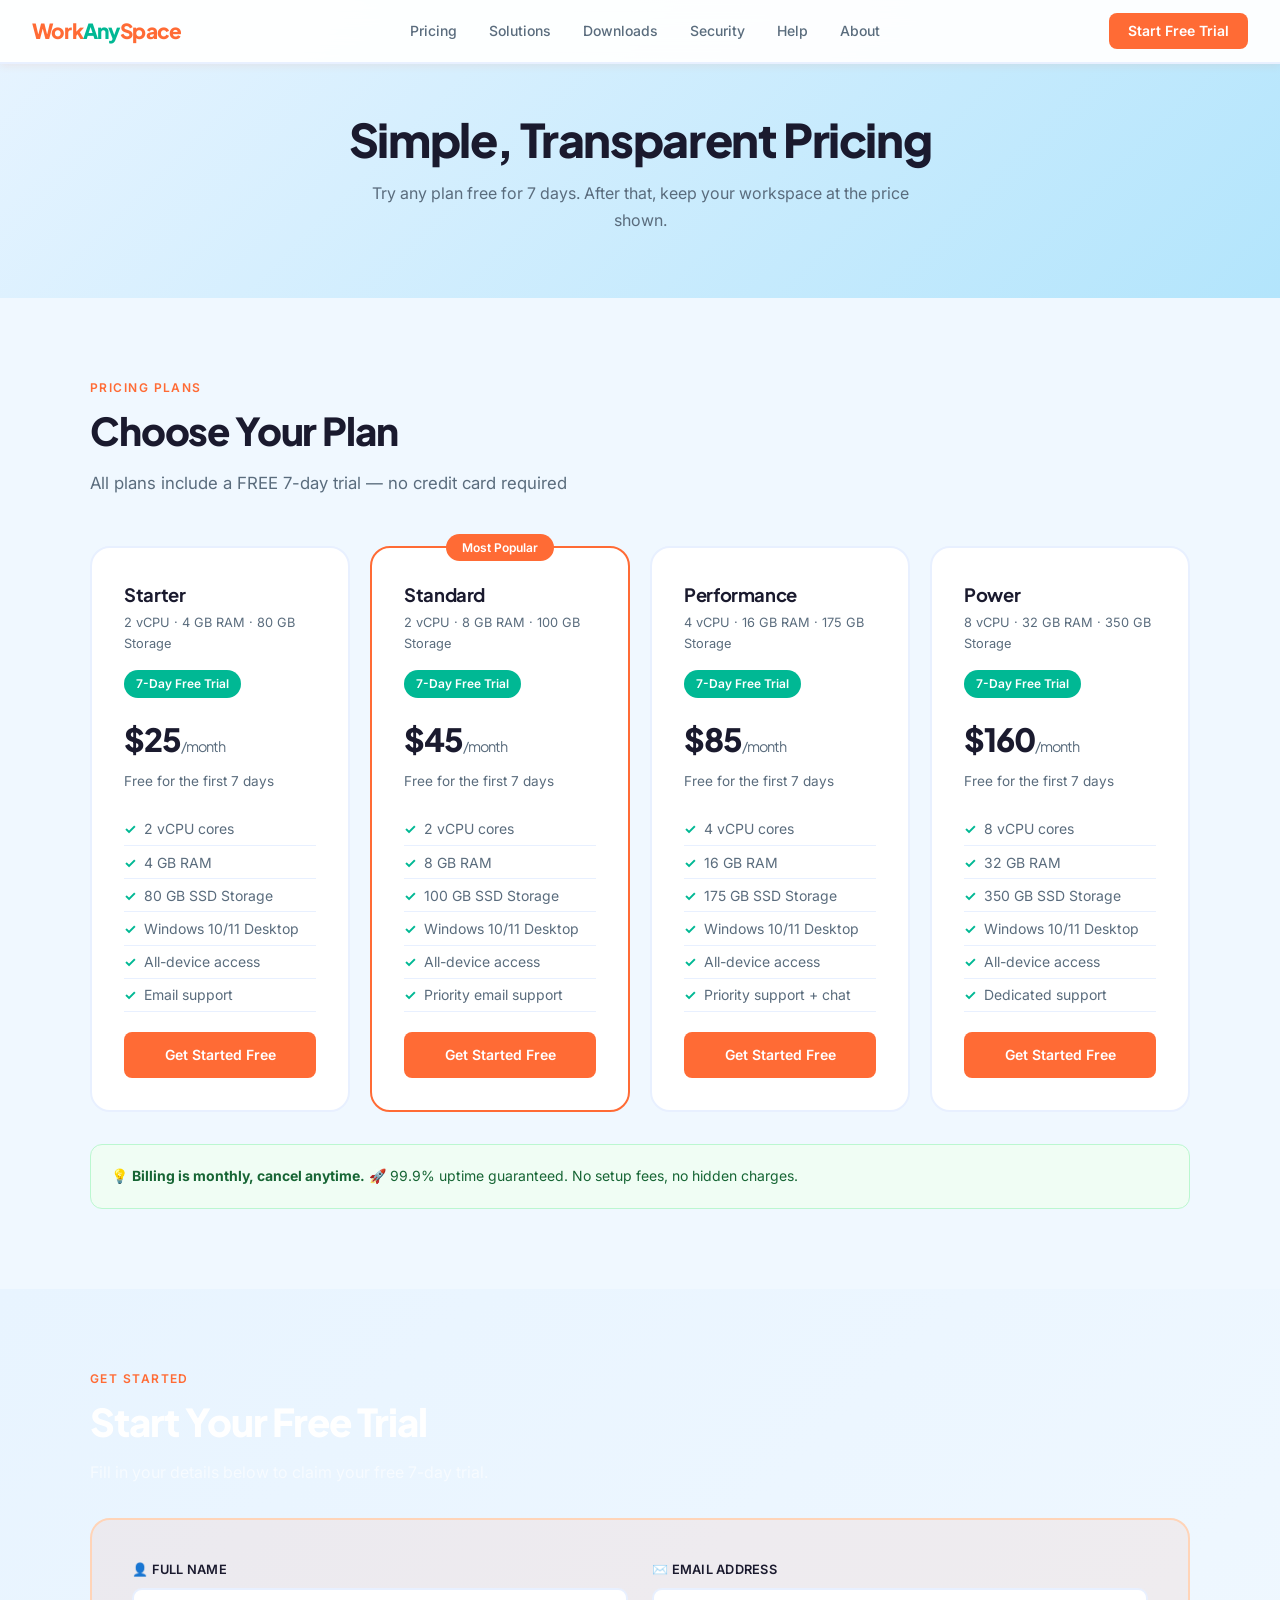
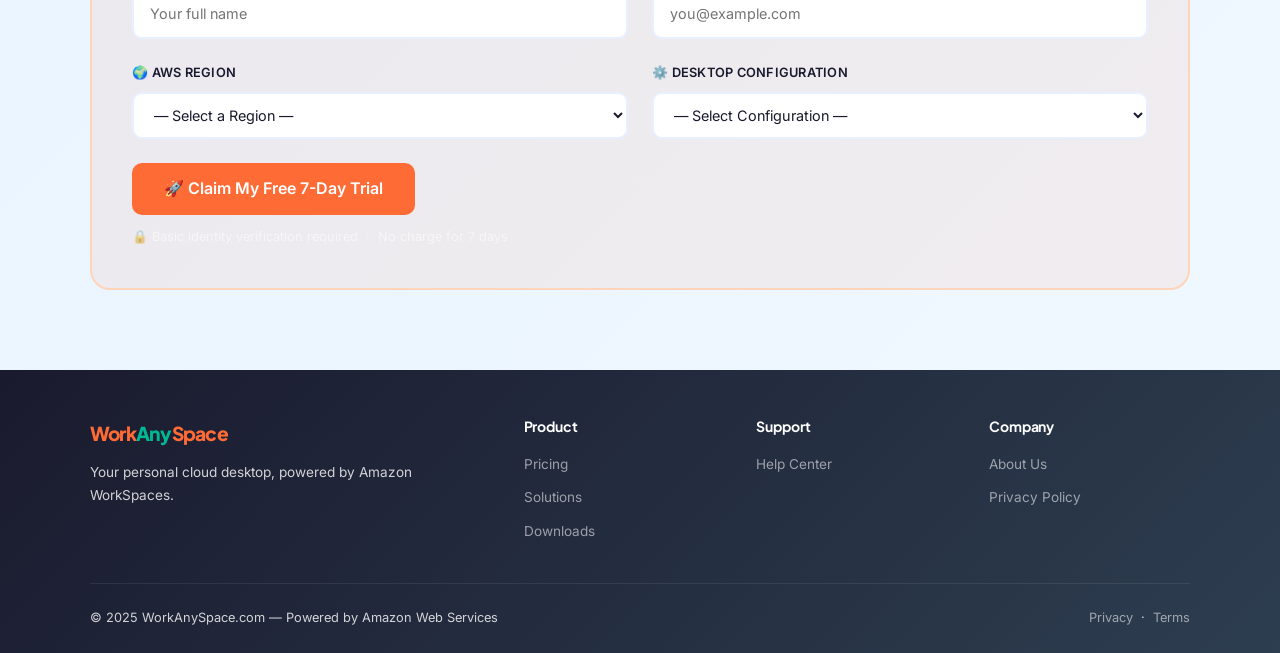
<file: pricing2.html>
<!DOCTYPE html>
<html lang="en">
<head>
  <meta charset="UTF-8" />
  <meta name="viewport" content="width=device-width, initial-scale=1.0" />
  <title>Pricing & Plans – WorkAnySpace</title>
  <meta name="robots" content="noindex, nofollow" />
  <link rel="canonical" href="https://www.workanyspace.com/pricing.html" />
  <meta name="description" content="Transparent pricing for your cloud desktop. Try free for 7 days, then choose the plan that fits your needs." />
  <link rel="stylesheet" href="styles.css" />
  <!-- Google tag (gtag.js) -->
  <script async src="https://www.googletagmanager.com/gtag/js?id=G-0SPVFYB1VT"></script>
  <script>
    window.dataLayer = window.dataLayer || [];
    function gtag(){dataLayer.push(arguments);}
    gtag('js', new Date());
    gtag('config', 'G-0SPVFYB1VT');
  </script>
</head>
<body>

<nav>
  <a href="index.html" class="nav-logo">Work<span>Any</span>Space</a>
  <ul class="nav-links">
    <li><a href="pricing.html">Pricing</a></li>
    <li><a href="solutions.html">Solutions</a></li>
    <li><a href="downloads.html">Downloads</a></li>
    <li><a href="security.html">Security</a></li>
    <li><a href="help.html">Help</a></li>
    <li><a href="about.html">About</a></li>
  </ul>
  <div class="nav-actions">
    <a href="pricing.html" class="btn-primary">Start Free Trial</a>
  </div>
</nav>

<div class="page-hero">
  <h1>Simple, Transparent Pricing</h1>
  <p>Try any plan free for 7 days. After that, keep your workspace at the price shown.</p>
</div>

<section style="background: var(--bg-light);">
  <div class="section-inner">
    <div class="section-label">Pricing Plans</div>
    <h2 class="section-title">Choose Your Plan</h2>
    <p class="section-sub">All plans include a FREE 7-day trial — no credit card required</p>

    <div class="pricing-grid">
      <div class="plan-card">
        <div class="plan-name">Starter</div>
        <div class="plan-specs">2 vCPU · 4 GB RAM · 80 GB Storage</div>
        <div class="plan-price-block">
          <span class="free-badge">7-Day Free Trial</span>
          <div class="plan-price">$25<span>/month</span></div>
          <div class="plan-price-after">Free for the first 7 days</div>
        </div>
        <ul class="plan-features">
          <li>2 vCPU cores</li>
          <li>4 GB RAM</li>
          <li>80 GB SSD Storage</li>
          <li>Windows 10/11 Desktop</li>
          <li>All-device access</li>
          <li>Email support</li>
        </ul>
        <a href="pricing.html" class="btn-primary" style="display:block; text-align:center; padding:0.75rem;">Get Started Free</a>
      </div>

      <div class="plan-card popular">
        <span class="popular-badge">Most Popular</span>
        <div class="plan-name">Standard</div>
        <div class="plan-specs">2 vCPU · 8 GB RAM · 100 GB Storage</div>
        <div class="plan-price-block">
          <span class="free-badge">7-Day Free Trial</span>
          <div class="plan-price">$45<span>/month</span></div>
          <div class="plan-price-after">Free for the first 7 days</div>
        </div>
        <ul class="plan-features">
          <li>2 vCPU cores</li>
          <li>8 GB RAM</li>
          <li>100 GB SSD Storage</li>
          <li>Windows 10/11 Desktop</li>
          <li>All-device access</li>
          <li>Priority email support</li>
        </ul>
        <a href="pricing.html" class="btn-primary" style="display:block; text-align:center; padding:0.75rem;">Get Started Free</a>
      </div>

      <div class="plan-card">
        <div class="plan-name">Performance</div>
        <div class="plan-specs">4 vCPU · 16 GB RAM · 175 GB Storage</div>
        <div class="plan-price-block">
          <span class="free-badge">7-Day Free Trial</span>
          <div class="plan-price">$85<span>/month</span></div>
          <div class="plan-price-after">Free for the first 7 days</div>
        </div>
        <ul class="plan-features">
          <li>4 vCPU cores</li>
          <li>16 GB RAM</li>
          <li>175 GB SSD Storage</li>
          <li>Windows 10/11 Desktop</li>
          <li>All-device access</li>
          <li>Priority support + chat</li>
        </ul>
        <a href="pricing.html" class="btn-primary" style="display:block; text-align:center; padding:0.75rem;">Get Started Free</a>
      </div>

      <div class="plan-card">
        <div class="plan-name">Power</div>
        <div class="plan-specs">8 vCPU · 32 GB RAM · 350 GB Storage</div>
        <div class="plan-price-block">
          <span class="free-badge">7-Day Free Trial</span>
          <div class="plan-price">$160<span>/month</span></div>
          <div class="plan-price-after">Free for the first 7 days</div>
        </div>
        <ul class="plan-features">
          <li>8 vCPU cores</li>
          <li>32 GB RAM</li>
          <li>350 GB SSD Storage</li>
          <li>Windows 10/11 Desktop</li>
          <li>All-device access</li>
          <li>Dedicated support</li>
        </ul>
        <a href="pricing.html" class="btn-primary" style="display:block; text-align:center; padding:0.75rem;">Get Started Free</a>
      </div>
    </div>

    <div style="background:#F0FDF4; border:1px solid #BBF7D0; border-radius:12px; padding:1.25rem; margin-top:2rem; font-size:0.875rem; color:#166534;">
      💡 <strong>Billing is monthly, cancel anytime.</strong> 🚀 99.9% uptime guaranteed. No setup fees, no hidden charges.
    </div>
  </div>
</section>

<section class="order-section" id="order">
  <div class="section-inner">
    <div class="section-label">Get Started</div>
    <h2 class="section-title" style="color:#fff;">Start Your Free Trial</h2>
    <p style="color:rgba(255,255,255,0.6); margin-bottom:2rem;">Fill in your details below to claim your free 7-day trial.</p>
    <div class="order-form">
      <div class="form-grid">
        <div class="form-group">
          <label for="fname">👤 Full Name</label>
          <input type="text" id="fname" placeholder="Your full name" />
        </div>
        <div class="form-group">
          <label for="email">✉️ Email Address</label>
          <input type="email" id="email" placeholder="you@example.com" />
        </div>
        <div class="form-group">
          <label for="region">🌍 AWS Region</label>
          <select id="region">
            <option value="">— Select a Region —</option>
            <option value="us-east-1">US East (N. Virginia)</option>
            <option value="us-west-2">US West (Oregon)</option>
            <option value="ca-central-1">Canada (Central)</option>
            <option value="eu-west-1">Europe (Ireland)</option>
            <option value="eu-central-1">Europe (Frankfurt)</option>
            <option value="eu-west-2">Europe (London)</option>
            <option value="eu-west-3">Europe (Paris)</option>
            <option value="ap-northeast-1">Asia Pacific (Tokyo)</option>
            <option value="ap-northeast-2">Asia Pacific (Seoul)</option>
            <option value="ap-southeast-1">Asia Pacific (Singapore)</option>
            <option value="ap-southeast-2">Asia Pacific (Sydney)</option>
            <option value="ap-south-1">Asia Pacific (Mumbai)</option>
            <option value="sa-east-1">South America (São Paulo)</option>
            <option value="af-south-1">Africa (Cape Town)</option>
            <option value="il-central-1">Israel (Tel Aviv)</option>
          </select>
        </div>
        <div class="form-group">
          <label for="config">⚙️ Desktop Configuration</label>
          <select id="config">
            <option value="">— Select Configuration —</option>
            <option value="starter">Starter — 2 vCPU / 4 GB RAM / 80 GB ($25/mo)</option>
            <option value="standard">Standard — 2 vCPU / 8 GB RAM / 100 GB ($45/mo)</option>
            <option value="performance">Performance — 4 vCPU / 16 GB RAM / 175 GB ($85/mo)</option>
            <option value="power">Power — 8 vCPU / 32 GB RAM / 350 GB ($160/mo)</option>
          </select>
        </div>
      </div>
      <input type="hidden" id="ip_address" value="" />
      <div style="margin-top:1.5rem;">
        <button class="btn-primary btn-large" onclick="submitForm()" id="submit-btn">
          🚀 Claim My Free 7-Day Trial
        </button>
        <p style="color:rgba(255,255,255,0.5); font-size:0.8rem; margin-top:0.75rem;">
          🔒 Basic identity verification required &nbsp;·&nbsp; No charge for 7 days
        </p>
      </div>
      <div id="success-msg" style="display:none; margin-top:1rem; background:rgba(16,185,129,0.15); border:1px solid rgba(16,185,129,0.4); border-radius:10px; padding:1rem; color:#6EE7B7; font-size:0.9rem;">
        ✅ <strong>Success!</strong> Check your email for setup instructions. Your workspace will be ready within 15 minutes.
      </div>
      <div id="error-msg" style="display:none; margin-top:1rem; background:rgba(239,68,68,0.15); border:1px solid rgba(239,68,68,0.4); border-radius:10px; padding:1rem; color:#fca5a5; font-size:0.9rem;">
        ❌ <strong>Error!</strong> Please fill in all required fields.
      </div>
    </div>
  </div>
</section>

<footer>
  <div class="footer-grid">
    <div class="footer-brand">
      <a href="index.html" class="nav-logo">Work<span>Any</span>Space</a>
      <p>Your personal cloud desktop, powered by Amazon WorkSpaces.</p>
    </div>
    <div class="footer-col"><h4>Product</h4><ul>
      <li><a href="pricing.html">Pricing</a></li>
      <li><a href="solutions.html">Solutions</a></li>
      <li><a href="downloads.html">Downloads</a></li>
    </ul></div>
    <div class="footer-col"><h4>Support</h4><ul>
      <li><a href="help.html">Help Center</a></li>
    </ul></div>
    <div class="footer-col"><h4>Company</h4><ul>
      <li><a href="about.html">About Us</a></li>
      <li><a href="privacy.html">Privacy Policy</a></li>
    </ul></div>
  </div>
  <div class="footer-bottom">
    <span>© 2025 WorkAnySpace.com — Powered by Amazon Web Services</span>
    <span><a href="privacy.html">Privacy</a> &nbsp;·&nbsp; <a href="terms.html">Terms</a></span>
  </div>
</footer>

<script>
const regionNames = {'us-east-1':'US East (N. Virginia)','us-west-2':'US West (Oregon)','ca-central-1':'Canada (Central)','eu-west-1':'Europe (Ireland)','eu-central-1':'Europe (Frankfurt)','eu-west-2':'Europe (London)','eu-west-3':'Europe (Paris)','ap-northeast-1':'Asia Pacific (Tokyo)','ap-northeast-2':'Asia Pacific (Seoul)','ap-southeast-1':'Asia Pacific (Singapore)','ap-southeast-2':'Asia Pacific (Sydney)','ap-south-1':'Asia Pacific (Mumbai)','sa-east-1':'South America (Sao Paulo)','af-south-1':'Africa (Cape Town)','il-central-1':'Israel (Tel Aviv)'};
const configPrices = {'starter':'25','standard':'45','performance':'85','power':'160'};
const configNames = {'starter':'Starter - 2 vCPU / 4 GB RAM','standard':'Standard - 2 vCPU / 8 GB RAM','performance':'Performance - 4 vCPU / 16 GB RAM','power':'Power - 8 vCPU / 32 GB RAM'};

fetch('https://checkip.amazonaws.com').then(function(response){return response.text();}).then(function(ip){document.getElementById('ip_address').value=ip.trim();}).catch(function(){document.getElementById('ip_address').value='N/A';});

function submitForm(){
  var name = document.getElementById('fname').value.trim();
  var email = document.getElementById('email').value.trim();
  var region = document.getElementById('region').value;
  var config = document.getElementById('config').value;
  var ip = document.getElementById('ip_address').value || 'N/A';
  var errorMsg = document.getElementById('error-msg');
  var successMsg = document.getElementById('success-msg');
  
  errorMsg.style.display = 'none';
  successMsg.style.display = 'none';
  
  if(!name || !email || !region || !config){
    errorMsg.style.display = 'block';
    return;
  }
  
  var regionName = regionNames[region];
  var configName = configNames[config];
  var price = configPrices[config];
  var ipLink = ip !== 'N/A' ? '<a href="https://ipinfo.io/'+ip+'" style="color:#1D4ED8;font-family:monospace;">'+ip+'</a>' : 'N/A';
  
  var emailHtml = '<div style="font-family:Arial,sans-serif;max-width:600px;margin:0 auto;padding:24px;"><h2 style="color:#1D4ED8;">New Free Trial Registration</h2><table style="width:100%;border-collapse:collapse;margin-top:16px;"><tr><td style="padding:8px;border:1px solid #e2e8f0;font-weight:600;background:#f8fafc;width:160px;">Name</td><td style="padding:8px;border:1px solid #e2e8f0;">'+name+'</td></tr><tr><td style="padding:8px;border:1px solid #e2e8f0;font-weight:600;background:#f8fafc;">Email</td><td style="padding:8px;border:1px solid #e2e8f0;">'+email+'</td></tr><tr><td style="padding:8px;border:1px solid #e2e8f0;font-weight:600;background:#f8fafc;">Region</td><td style="padding:8px;border:1px solid #e2e8f0;">'+regionName+'</td></tr><tr><td style="padding:8px;border:1px solid #e2e8f0;font-weight:600;background:#f8fafc;">Plan</td><td style="padding:8px;border:1px solid #e2e8f0;">'+configName+'</td></tr><tr><td style="padding:8px;border:1px solid #e2e8f0;font-weight:600;background:#f8fafc;">Price After Trial</td><td style="padding:8px;border:1px solid #e2e8f0;">$'+price+'/month</td></tr><tr style="background:#FFF7ED;"><td style="padding:8px;border:1px solid #e2e8f0;font-weight:600;background:#FFF7ED;">Visitor IP</td><td style="padding:8px;border:1px solid #e2e8f0;">'+ipLink+'</td></tr></table><p style="margin-top:20px;color:#64748b;font-size:13px;">Submitted at '+new Date().toUTCString()+'</p></div>';
  
  fetch('https://api.pingram.io/send',{
    method:'POST',
    headers:{
      'Content-Type':'application/json',
      'Accept':'application/json',
      'Authorization':'Bearer pingram_sk_eyJhbGciOiJIUzI1NiIsInR5cCI6IkpXVCJ9.[base64].iNezQ3sgydRwDtWBQsYTITkfM9nEPeV5eS8VXBYYmDg'
    },
    body:JSON.stringify({
      type:'email_compose_preview',
      to:{email:'snaagk@gmail.com'},
      email:{
        subject:'New WorkAnySpace Trial Registration - '+name,
        senderName:'WorkAnySpace',
        senderEmail:'noreply@pingram.io',
        html:emailHtml
      }
    })
  }).then(function(response){
    if(response.ok){
      document.getElementById('submit-btn').style.display = 'none';
      successMsg.style.display = 'block';
      document.getElementById('fname').value = '';
      document.getElementById('email').value = '';
      document.getElementById('region').value = '';
      document.getElementById('config').value = '';
    }else{
      errorMsg.textContent = '❌ Error! Failed to send email. Please try again.';
      errorMsg.style.display = 'block';
    }
  }).catch(function(error){
    errorMsg.textContent = '❌ Error! '+error.message;
    errorMsg.style.display = 'block';
  });
}
</script>

<script>
  (function(d,t) {
    var BASE_URL="https://app.chatwoot.com";
    var g=d.createElement(t),s=d.getElementsByTagName(t)[0];
    g.src=BASE_URL+"/packs/js/sdk.js";
    g.async = true;
    s.parentNode.insertBefore(g,s);
    g.onload=function(){
      window.chatwootSDK.run({
        websiteToken: 'YqMaUxyNu1opMcPJSpZGg3Go',
        baseUrl: BASE_URL
      })
    }
  })(document,"script");
</script>

</body>
</html>
</file>
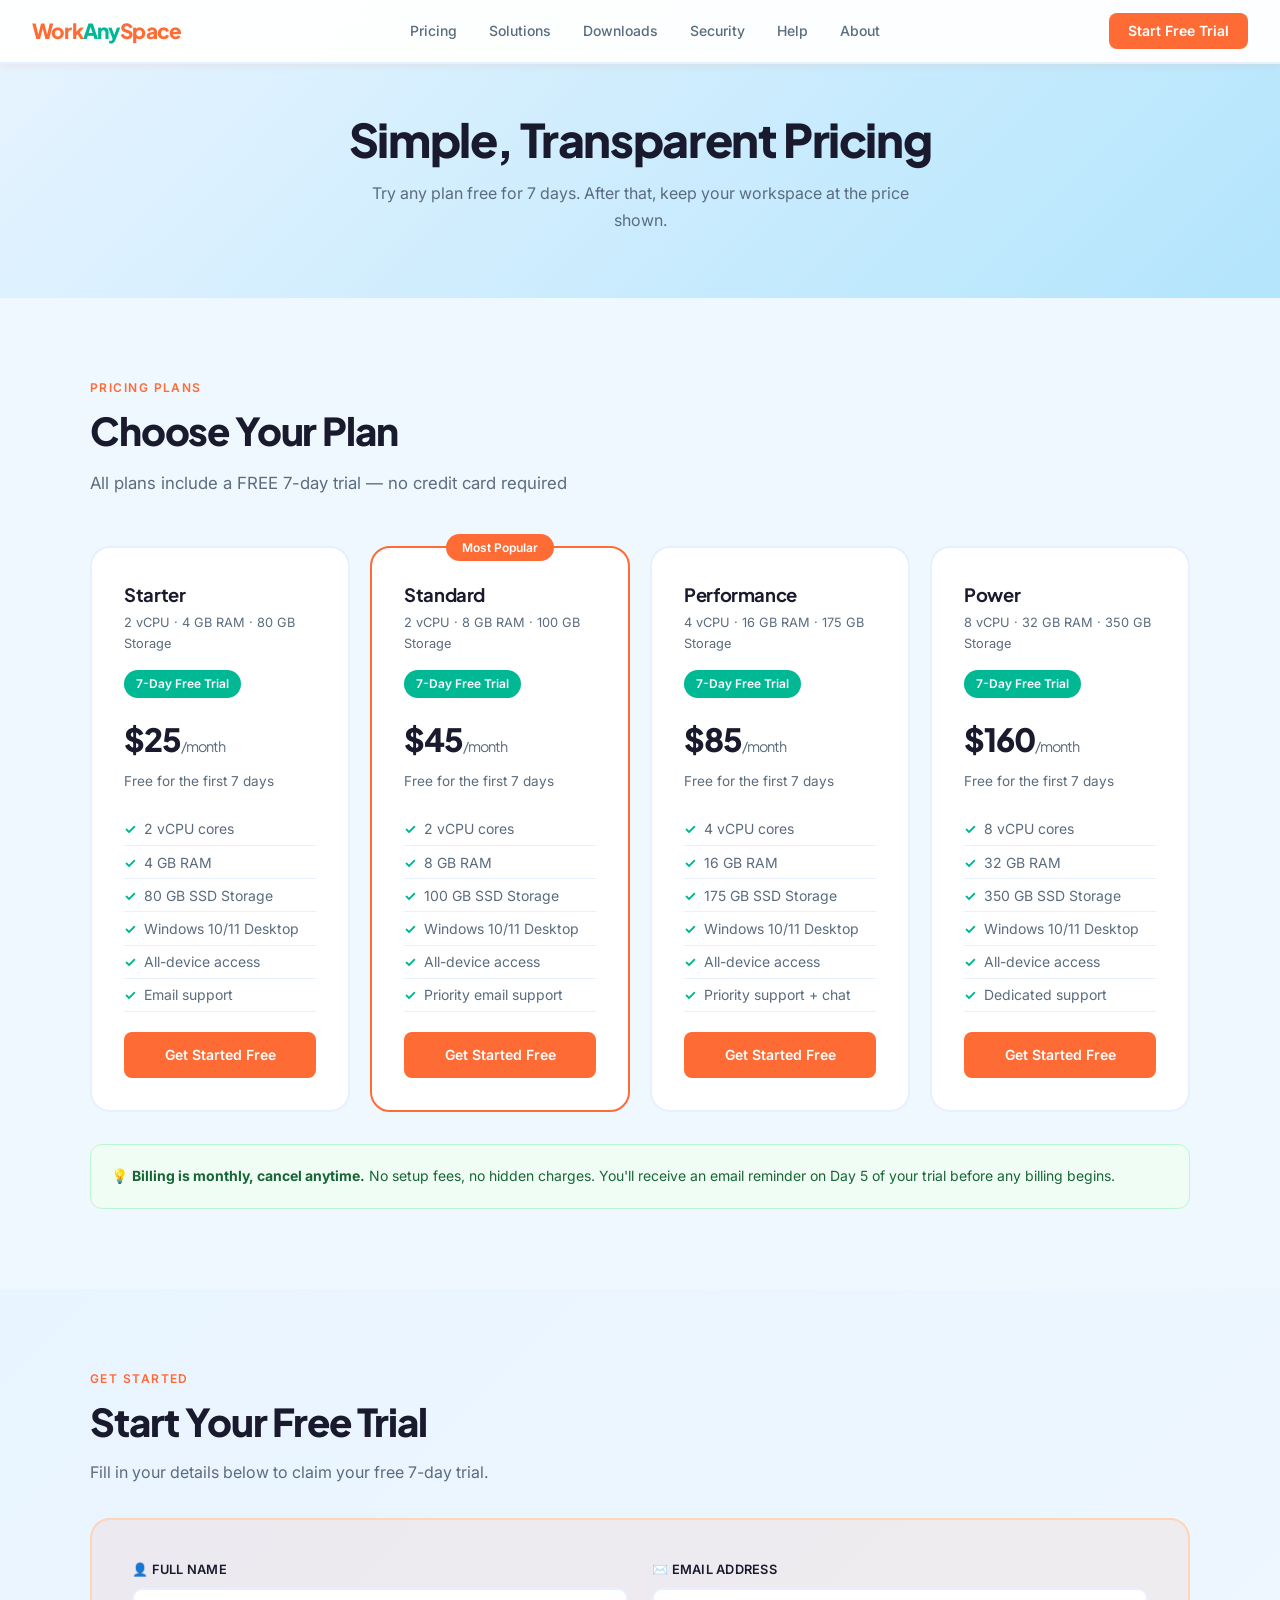
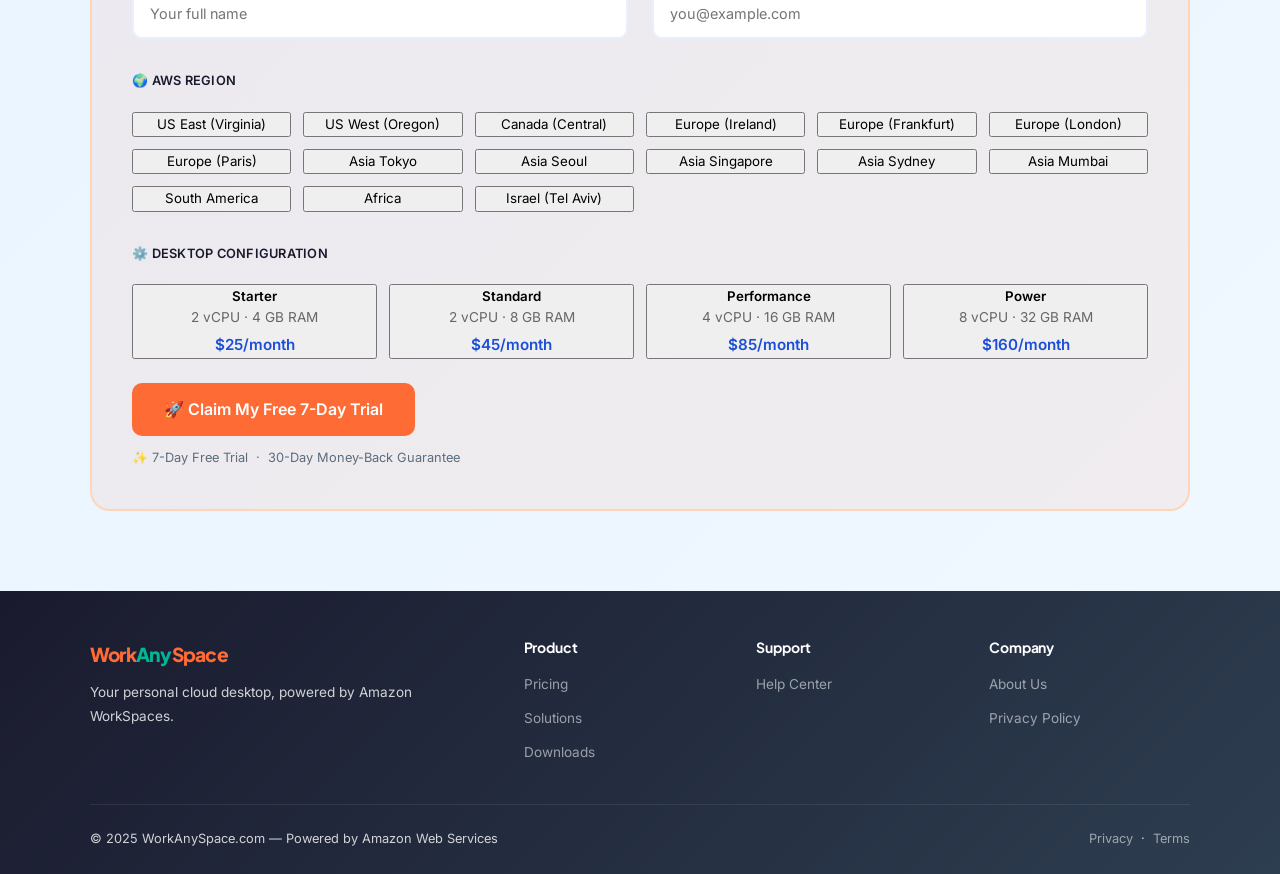
<file: pricing826test.html>
<!DOCTYPE html>
<html lang="en">
<head>
  <meta charset="UTF-8" />
  <meta name="viewport" content="width=device-width, initial-scale=1.0" />
  <title>Pricing & Plans – WorkAnySpace | Cloud Desktop from $25/month</title>
  <meta name="description" content="Transparent cloud desktop pricing. Try free for 7 days — no credit card required. Plans from $25/month. Powered by Amazon WorkSpaces." />
  <link rel="canonical" href="https://www.workanyspace.com/pricing.html" />
  <link rel="icon" type="image/svg+xml" href="data:image/svg+xml,<svg xmlns='http://www.w3.org/2000/svg' viewBox='0 0 32 32'><rect width='32' height='32' rx='8' fill='%231D4ED8'/><text x='50%25' y='54%25' dominant-baseline='middle' text-anchor='middle' font-size='18' font-family='Arial' font-weight='bold' fill='white'>W</text></svg>" />

  <!-- Open Graph / Facebook -->
  <meta property="og:type" content="website" />
  <meta property="og:url" content="https://www.workanyspace.com/pricing.html" />
  <meta property="og:title" content="Pricing & Plans – WorkAnySpace | Cloud Desktop from $25/month" />
  <meta property="og:description" content="Transparent cloud desktop pricing. Try free for 7 days — no credit card required. Plans from $25/month. Powered by Amazon WorkSpaces." />
  <meta property="og:image" content="https://www.workanyspace.com/workspace-sample.webp" />
  <meta property="og:site_name" content="WorkAnySpace" />

  <!-- Twitter Card -->
  <meta name="twitter:card" content="summary_large_image" />
  <meta name="twitter:title" content="Pricing & Plans – WorkAnySpace | Cloud Desktop from $25/month" />
  <meta name="twitter:description" content="Transparent cloud desktop pricing. Try free for 7 days — no credit card required. Plans from $25/month." />
  <meta name="twitter:image" content="https://www.workanyspace.com/workspace-sample.webp" />

  <!-- Structured Data: Product Offers -->
  <script type="application/ld+json">
  {
    "@context": "https://schema.org",
    "@type": "ItemList",
    "name": "WorkAnySpace Cloud Desktop Plans",
    "description": "Cloud desktop pricing plans powered by Amazon WorkSpaces",
    "url": "https://www.workanyspace.com/pricing.html",
    "itemListElement": [
      {
        "@type": "ListItem",
        "position": 1,
        "item": {
          "@type": "Product",
          "name": "WorkAnySpace Starter Plan",
          "description": "Cloud desktop with 2 vCPU, 4 GB RAM, 80 GB SSD storage. Full Windows 10/11 desktop accessible from any device.",
          "brand": { "@type": "Brand", "name": "WorkAnySpace" },
          "offers": {
            "@type": "Offer",
            "price": "25.00",
            "priceCurrency": "USD",
            "priceValidUntil": "2026-12-31",
            "availability": "https://schema.org/InStock",
            "url": "https://www.workanyspace.com/pricing.html",
            "description": "Free 7-day trial, then $25/month"
          }
        }
      },
      {
        "@type": "ListItem",
        "position": 2,
        "item": {
          "@type": "Product",
          "name": "WorkAnySpace Standard Plan",
          "description": "Cloud desktop with 2 vCPU, 8 GB RAM, 100 GB SSD storage. Full Windows 10/11 desktop accessible from any device.",
          "brand": { "@type": "Brand", "name": "WorkAnySpace" },
          "offers": {
            "@type": "Offer",
            "price": "45.00",
            "priceCurrency": "USD",
            "priceValidUntil": "2026-12-31",
            "availability": "https://schema.org/InStock",
            "url": "https://www.workanyspace.com/pricing.html",
            "description": "Free 7-day trial, then $45/month"
          }
        }
      },
      {
        "@type": "ListItem",
        "position": 3,
        "item": {
          "@type": "Product",
          "name": "WorkAnySpace Performance Plan",
          "description": "Cloud desktop with 4 vCPU, 16 GB RAM, 175 GB SSD storage. Full Windows 10/11 desktop accessible from any device.",
          "brand": { "@type": "Brand", "name": "WorkAnySpace" },
          "offers": {
            "@type": "Offer",
            "price": "85.00",
            "priceCurrency": "USD",
            "priceValidUntil": "2026-12-31",
            "availability": "https://schema.org/InStock",
            "url": "https://www.workanyspace.com/pricing.html",
            "description": "Free 7-day trial, then $85/month"
          }
        }
      },
      {
        "@type": "ListItem",
        "position": 4,
        "item": {
          "@type": "Product",
          "name": "WorkAnySpace Power Plan",
          "description": "Cloud desktop with 8 vCPU, 32 GB RAM, 350 GB SSD storage. Full Windows 10/11 desktop accessible from any device.",
          "brand": { "@type": "Brand", "name": "WorkAnySpace" },
          "offers": {
            "@type": "Offer",
            "price": "160.00",
            "priceCurrency": "USD",
            "priceValidUntil": "2026-12-31",
            "availability": "https://schema.org/InStock",
            "url": "https://www.workanyspace.com/pricing.html",
            "description": "Free 7-day trial, then $160/month"
          }
        }
      }
    ]
  }
  </script>

  <link rel="stylesheet" href="styles.css" />
  <!-- Google tag (gtag.js) -->
  <script async src="https://www.googletagmanager.com/gtag/js?id=G-0SPVFYB1VT"></script>
  <script>
    window.dataLayer = window.dataLayer || [];
    function gtag(){dataLayer.push(arguments);}
    gtag('js', new Date());
    gtag('config', 'G-0SPVFYB1VT');
  </script>
</head>
<body>

<nav>
  <a href="index.html" class="nav-logo">Work<span>Any</span>Space</a>
  <ul class="nav-links">
    <li><a href="pricing.html">Pricing</a></li>
    <li><a href="solutions.html">Solutions</a></li>
    <li><a href="downloads.html">Downloads</a></li>
    <li><a href="security.html">Security</a></li>
    <li><a href="help.html">Help</a></li>
    <li><a href="about.html">About</a></li>
  </ul>
  <div class="nav-actions">
    <a href="pricing.html" class="btn-primary">Start Free Trial</a>
  </div>
</nav>

<div class="page-hero">
  <h1>Simple, Transparent Pricing</h1>
  <p>Try any plan free for 7 days. After that, keep your workspace at the price shown.</p>
</div>

<section style="background: var(--bg-light);">
  <div class="section-inner">
    <div class="section-label">Pricing Plans</div>
    <h2 class="section-title">Choose Your Plan</h2>
    <p class="section-sub">All plans include a FREE 7-day trial — no credit card required</p>

    <div class="pricing-grid">
      <div class="plan-card" onclick="selectPlan('starter')" style="cursor:pointer;">
        <div class="plan-name">Starter</div>
        <div class="plan-specs">2 vCPU · 4 GB RAM · 80 GB Storage</div>
        <div class="plan-price-block">
          <span class="free-badge">7-Day Free Trial</span>
          <div class="plan-price">$25<span>/month</span></div>
          <div class="plan-price-after">Free for the first 7 days</div>
        </div>
        <ul class="plan-features">
          <li>2 vCPU cores</li>
          <li>4 GB RAM</li>
          <li>80 GB SSD Storage</li>
          <li>Windows 10/11 Desktop</li>
          <li>All-device access</li>
          <li>Email support</li>
        </ul>
        <a href="#order" class="btn-primary" style="display:block; text-align:center; padding:0.75rem;">Get Started Free</a>
      </div>

      <div class="plan-card popular" onclick="selectPlan('standard')" style="cursor:pointer;">
        <span class="popular-badge">Most Popular</span>
        <div class="plan-name">Standard</div>
        <div class="plan-specs">2 vCPU · 8 GB RAM · 100 GB Storage</div>
        <div class="plan-price-block">
          <span class="free-badge">7-Day Free Trial</span>
          <div class="plan-price">$45<span>/month</span></div>
          <div class="plan-price-after">Free for the first 7 days</div>
        </div>
        <ul class="plan-features">
          <li>2 vCPU cores</li>
          <li>8 GB RAM</li>
          <li>100 GB SSD Storage</li>
          <li>Windows 10/11 Desktop</li>
          <li>All-device access</li>
          <li>Priority email support</li>
        </ul>
        <a href="#order" class="btn-primary" style="display:block; text-align:center; padding:0.75rem;">Get Started Free</a>
      </div>

      <div class="plan-card" onclick="selectPlan('performance')" style="cursor:pointer;">
        <div class="plan-name">Performance</div>
        <div class="plan-specs">4 vCPU · 16 GB RAM · 175 GB Storage</div>
        <div class="plan-price-block">
          <span class="free-badge">7-Day Free Trial</span>
          <div class="plan-price">$85<span>/month</span></div>
          <div class="plan-price-after">Free for the first 7 days</div>
        </div>
        <ul class="plan-features">
          <li>4 vCPU cores</li>
          <li>16 GB RAM</li>
          <li>175 GB SSD Storage</li>
          <li>Windows 10/11 Desktop</li>
          <li>All-device access</li>
          <li>Priority support + chat</li>
        </ul>
        <a href="#order" class="btn-primary" style="display:block; text-align:center; padding:0.75rem;">Get Started Free</a>
      </div>

      <div class="plan-card" onclick="selectPlan('power')" style="cursor:pointer;">
        <div class="plan-name">Power</div>
        <div class="plan-specs">8 vCPU · 32 GB RAM · 350 GB Storage</div>
        <div class="plan-price-block">
          <span class="free-badge">7-Day Free Trial</span>
          <div class="plan-price">$160<span>/month</span></div>
          <div class="plan-price-after">Free for the first 7 days</div>
        </div>
        <ul class="plan-features">
          <li>8 vCPU cores</li>
          <li>32 GB RAM</li>
          <li>350 GB SSD Storage</li>
          <li>Windows 10/11 Desktop</li>
          <li>All-device access</li>
          <li>Dedicated support</li>
        </ul>
        <a href="#order" class="btn-primary" style="display:block; text-align:center; padding:0.75rem;">Get Started Free</a>
      </div>
    </div>

    <div style="background:#F0FDF4; border:1px solid #BBF7D0; border-radius:12px; padding:1.25rem; margin-top:2rem; font-size:0.875rem; color:#166534;">
      💡 <strong>Billing is monthly, cancel anytime.</strong> No setup fees, no hidden charges. You'll receive an email reminder on Day 5 of your trial before any billing begins.
    </div>
  </div>
</section>

<section class="order-section" id="order">
  <div class="section-inner">
    <div class="section-label">Get Started</div>
    <h2 class="section-title" style="color:#1A1A2E;">Start Your Free Trial</h2>
    <p style="color:#5A6C7D; margin-bottom:2rem;">Fill in your details below to claim your free 7-day trial.</p>
    <div class="order-form">
      <div class="form-grid">
        <div class="form-group">
          <label for="fname">👤 Full Name</label>
          <input type="text" id="fname" placeholder="Your full name" />
        </div>
        <div class="form-group">
          <label for="email">✉️ Email Address</label>
          <input type="email" id="email" placeholder="you@example.com" />
        </div>
      </div>

      <!-- Region Selection Buttons -->
      <div class="form-group" style="margin-top:2rem;">
        <label>🌍 AWS Region</label>
        <div class="button-grid" id="region-buttons" style="display:grid; grid-template-columns:repeat(auto-fit, minmax(150px, 1fr)); gap:0.75rem; margin-top:0.75rem;">
          <button type="button" class="region-btn" data-region="us-east-1">US East (Virginia)</button>
          <button type="button" class="region-btn" data-region="us-west-2">US West (Oregon)</button>
          <button type="button" class="region-btn" data-region="ca-central-1">Canada (Central)</button>
          <button type="button" class="region-btn" data-region="eu-west-1">Europe (Ireland)</button>
          <button type="button" class="region-btn" data-region="eu-central-1">Europe (Frankfurt)</button>
          <button type="button" class="region-btn" data-region="eu-west-2">Europe (London)</button>
          <button type="button" class="region-btn" data-region="eu-west-3">Europe (Paris)</button>
          <button type="button" class="region-btn" data-region="ap-northeast-1">Asia Tokyo</button>
          <button type="button" class="region-btn" data-region="ap-northeast-2">Asia Seoul</button>
          <button type="button" class="region-btn" data-region="ap-southeast-1">Asia Singapore</button>
          <button type="button" class="region-btn" data-region="ap-southeast-2">Asia Sydney</button>
          <button type="button" class="region-btn" data-region="ap-south-1">Asia Mumbai</button>
          <button type="button" class="region-btn" data-region="sa-east-1">South America</button>
          <button type="button" class="region-btn" data-region="af-south-1">Africa</button>
          <button type="button" class="region-btn" data-region="il-central-1">Israel (Tel Aviv)</button>
        </div>
        <input type="hidden" id="region" value="" />
      </div>

      <!-- Configuration Selection Buttons -->
      <div class="form-group" style="margin-top:2rem;">
        <label>⚙️ Desktop Configuration</label>
        <div class="button-grid" id="config-buttons" style="display:grid; grid-template-columns:repeat(auto-fit, minmax(200px, 1fr)); gap:0.75rem; margin-top:0.75rem;">
          <button type="button" class="config-btn" data-config="starter" data-name="Starter" data-specs="2 vCPU · 4 GB RAM · 80 GB">
            <div style="font-weight:600;">Starter</div>
            <div style="font-size:0.85rem; color:#666;">2 vCPU · 4 GB RAM</div>
            <div style="font-size:0.95rem; font-weight:600; color:#1D4ED8; margin-top:0.25rem;">$25/month</div>
          </button>
          <button type="button" class="config-btn" data-config="standard" data-name="Standard" data-specs="2 vCPU · 8 GB RAM · 100 GB">
            <div style="font-weight:600;">Standard</div>
            <div style="font-size:0.85rem; color:#666;">2 vCPU · 8 GB RAM</div>
            <div style="font-size:0.95rem; font-weight:600; color:#1D4ED8; margin-top:0.25rem;">$45/month</div>
          </button>
          <button type="button" class="config-btn" data-config="performance" data-name="Performance" data-specs="4 vCPU · 16 GB RAM · 175 GB">
            <div style="font-weight:600;">Performance</div>
            <div style="font-size:0.85rem; color:#666;">4 vCPU · 16 GB RAM</div>
            <div style="font-size:0.95rem; font-weight:600; color:#1D4ED8; margin-top:0.25rem;">$85/month</div>
          </button>
          <button type="button" class="config-btn" data-config="power" data-name="Power" data-specs="8 vCPU · 32 GB RAM · 350 GB">
            <div style="font-weight:600;">Power</div>
            <div style="font-size:0.85rem; color:#666;">8 vCPU · 32 GB RAM</div>
            <div style="font-size:0.95rem; font-weight:600; color:#1D4ED8; margin-top:0.25rem;">$160/month</div>
          </button>
        </div>
        <input type="hidden" id="config" value="" />
      </div>

      <!-- Selection Summary -->
      <div id="selection-summary" style="display:none; background:#F0F9FF; border:1px solid #7DD3FC; border-radius:10px; padding:1rem; margin-top:2rem; font-size:0.9rem; color:#0369A1;">
        <strong>📋 Your Selection:</strong>
        <div style="margin-top:0.5rem;">
          Region: <span id="summary-region" style="font-weight:600;"></span>
        </div>
        <div>Plan: <span id="summary-config" style="font-weight:600;"></span> — <span id="summary-price" style="font-weight:600; color:#1D4ED8;"></span>/month</div>
      </div>

      <input type="hidden" id="ip_address" value="" />
      <div style="margin-top:1.5rem;">
        <button class="btn-primary btn-large" onclick="submitForm()" id="submit-btn">
          🚀 Claim My Free 7-Day Trial
        </button>
        <p style="color:#5A6C7D; font-size:0.8rem; margin-top:0.75rem;">
          ✨ 7-Day Free Trial &nbsp;·&nbsp; 30-Day Money-Back Guarantee
        </p>
      </div>
      <div id="success-msg" style="display:none; margin-top:1rem; background:rgba(0, 184, 148, 0.15); border:2px solid rgba(0, 184, 148, 0.4); border-radius:10px; padding:1rem; color:#00B894; font-size:0.9rem;">
        ✅ <strong>Success!</strong> Check your email for setup instructions. Your workspace will be ready within 15 minutes.
      </div>
      <div id="error-msg" style="display:none; margin-top:1rem; background:rgba(255, 107, 53, 0.15); border:2px solid rgba(255, 107, 53, 0.4); border-radius:10px; padding:1rem; color:#FF6B35; font-size:0.9rem;">
        ❌ <strong>Error!</strong> Please fill in all required fields.
      </div>
    </div>
  </div>
</section>

<footer>
  <div class="footer-grid">
    <div class="footer-brand">
      <a href="index.html" class="nav-logo">Work<span>Any</span>Space</a>
      <p>Your personal cloud desktop, powered by Amazon WorkSpaces.</p>
    </div>
    <div class="footer-col"><h4>Product</h4><ul>
      <li><a href="pricing.html">Pricing</a></li>
      <li><a href="solutions.html">Solutions</a></li>
      <li><a href="downloads.html">Downloads</a></li>
    </ul></div>
    <div class="footer-col"><h4>Support</h4><ul>
      <li><a href="help.html">Help Center</a></li>
    </ul></div>
    <div class="footer-col"><h4>Company</h4><ul>
      <li><a href="about.html">About Us</a></li>
      <li><a href="privacy.html">Privacy Policy</a></li>
    </ul></div>
  </div>
  <div class="footer-bottom">
    <span>© 2025 WorkAnySpace.com — Powered by Amazon Web Services</span>
    <span><a href="privacy.html">Privacy</a> &nbsp;·&nbsp; <a href="terms.html">Terms</a></span>
  </div>
</footer>

<script>
const regionNames = {'us-east-1':'US East (N. Virginia)','us-west-2':'US West (Oregon)','ca-central-1':'Canada (Central)','eu-west-1':'Europe (Ireland)','eu-central-1':'Europe (Frankfurt)','eu-west-2':'Europe (London)','eu-west-3':'Europe (Paris)','ap-northeast-1':'Asia Pacific (Tokyo)','ap-northeast-2':'Asia Pacific (Seoul)','ap-southeast-1':'Asia Pacific (Singapore)','ap-southeast-2':'Asia Pacific (Sydney)','ap-south-1':'Asia Pacific (Mumbai)','sa-east-1':'South America (Sao Paulo)','af-south-1':'Africa (Cape Town)','il-central-1':'Israel (Tel Aviv)'};
const configPrices = {'starter':'25','standard':'45','performance':'85','power':'160'};
const configNames = {'starter':'Starter - 2 vCPU / 4 GB RAM','standard':'Standard - 2 vCPU / 8 GB RAM','performance':'Performance - 4 vCPU / 16 GB RAM','power':'Power - 8 vCPU / 32 GB RAM'};
// Pancake 各套餐独立产品链接
const configPancakeUrls = {
  'starter':     'https://pancake.waffo.ai/store/getwireguard-com-6f2horuw/product/PROD_4HMazbpKlmtrUbsD2cnWXT?type=subscription&currency=USD',
  'standard':    'https://pancake.waffo.ai/store/getwireguard-com-6f2horuw/product/PROD_6tiHCdAONDakzBSKIButQ9?type=subscription&currency=USD',
  'performance': 'https://pancake.waffo.ai/store/getwireguard-com-6f2horuw/product/PROD_3AAnkHdOhOQXo8l1h38NzJ?type=subscription&currency=USD',
  'power':       'https://pancake.waffo.ai/store/getwireguard-com-6f2horuw/product/PROD_2bw9AH0WtoImjkcBBi5v3k?type=subscription&currency=USD'
};

// Initialize region buttons
document.addEventListener('DOMContentLoaded', function(){
  var regionBtns = document.querySelectorAll('.region-btn');
  regionBtns.forEach(function(btn){
    btn.addEventListener('click', function(e){
      e.preventDefault();
      var region = this.getAttribute('data-region');
      selectRegion(region);
    });
  });

  var configBtns = document.querySelectorAll('.config-btn');
  configBtns.forEach(function(btn){
    btn.addEventListener('click', function(e){
      e.preventDefault();
      var config = this.getAttribute('data-config');
      selectConfig(config);
    });
  });

  fetch('https://checkip.amazonaws.com').then(function(response){return response.text();}).then(function(ip){document.getElementById('ip_address').value=ip.trim();}).catch(function(){document.getElementById('ip_address').value='N/A';});
});

function selectRegion(region){
  document.getElementById('region').value = region;
  
  // Update button styling
  var regionBtns = document.querySelectorAll('.region-btn');
  regionBtns.forEach(function(btn){
    if(btn.getAttribute('data-region') === region){
      btn.style.background = '#10B981';
      btn.style.color = 'white';
      btn.style.borderColor = '#10B981';
    } else {
      btn.style.background = '#ffffff';
      btn.style.color = '#1A1A2E';
      btn.style.borderColor = '#d1d5db';
    }
  });

  updateSummary();
}

function selectConfig(config){
  document.getElementById('config').value = config;
  
  // Update button styling
  var configBtns = document.querySelectorAll('.config-btn');
  configBtns.forEach(function(btn){
    if(btn.getAttribute('data-config') === config){
      btn.style.background = '#10B981';
      btn.style.color = 'white';
      btn.style.borderColor = '#10B981';
    } else {
      btn.style.background = '#ffffff';
      btn.style.color = '#1A1A2E';
      btn.style.borderColor = '#d1d5db';
    }
  });

  updateSummary();
}

function updateSummary(){
  var region = document.getElementById('region').value;
  var config = document.getElementById('config').value;
  
  if(region && config){
    document.getElementById('summary-region').textContent = regionNames[region];
    document.getElementById('summary-config').textContent = configNames[config];
    document.getElementById('summary-price').textContent = '$' + configPrices[config];
    document.getElementById('selection-summary').style.display = 'block';
  } else {
    document.getElementById('selection-summary').style.display = 'none';
  }
}

function selectPlan(plan){
  selectConfig(plan);
  document.location.hash = '#order';
  setTimeout(function(){
    window.scrollBy(0, 100);
  }, 100);
}

function submitForm(){
  var name = document.getElementById('fname').value.trim();
  var email = document.getElementById('email').value.trim();
  var region = document.getElementById('region').value;
  var config = document.getElementById('config').value;
  var ip = document.getElementById('ip_address').value || 'N/A';
  var errorMsg = document.getElementById('error-msg');
  var successMsg = document.getElementById('success-msg');
  
  errorMsg.style.display = 'none';
  successMsg.style.display = 'none';
  
  if(!name || !email || !region || !config){
    errorMsg.style.display = 'block';
    return;
  }
  
  var regionName = regionNames[region];
  var configName = configNames[config];
  var price = configPrices[config];
  var ipLink = ip !== 'N/A' ? '<a href="https://ipinfo.io/'+ip+'" style="color:#1D4ED8;font-family:monospace;">'+ip+'</a>' : 'N/A';
  
  var emailHtml = '<div style="font-family:Arial,sans-serif;max-width:600px;margin:0 auto;padding:24px;"><h2 style="color:#1D4ED8;">New Free Trial Registration</h2><table style="width:100%;border-collapse:collapse;margin-top:16px;"><tr><td style="padding:8px;border:1px solid #e2e8f0;font-weight:600;background:#f8fafc;width:160px;">Name</td><td style="padding:8px;border:1px solid #e2e8f0;">'+name+'</td></tr><tr><td style="padding:8px;border:1px solid #e2e8f0;font-weight:600;background:#f8fafc;">Email</td><td style="padding:8px;border:1px solid #e2e8f0;">'+email+'</td></tr><tr><td style="padding:8px;border:1px solid #e2e8f0;font-weight:600;background:#f8fafc;">Region</td><td style="padding:8px;border:1px solid #e2e8f0;">'+regionName+'</td></tr><tr><td style="padding:8px;border:1px solid #e2e8f0;font-weight:600;background:#f8fafc;">Plan</td><td style="padding:8px;border:1px solid #e2e8f0;">'+configName+'</td></tr><tr><td style="padding:8px;border:1px solid #e2e8f0;font-weight:600;background:#f8fafc;">Price After Trial</td><td style="padding:8px;border:1px solid #e2e8f0;">$'+price+'/month</td></tr><tr style="background:#FFF7ED;"><td style="padding:8px;border:1px solid #e2e8f0;font-weight:600;background:#FFF7ED;">Visitor IP</td><td style="padding:8px;border:1px solid #e2e8f0;">'+ipLink+'</td></tr></table><p style="margin-top:20px;color:#64748b;font-size:13px;">Submitted at '+new Date().toUTCString()+'</p></div>';
  
  // 发送邮件通知（fire-and-forget）
  var emailHtml = '<div style="font-family:Arial,sans-serif;max-width:600px;margin:0 auto;padding:24px;"><h2 style="color:#1D4ED8;">New Free Trial Registration</h2><table style="width:100%;border-collapse:collapse;margin-top:16px;"><tr><td style="padding:8px;border:1px solid #e2e8f0;font-weight:600;background:#f8fafc;width:160px;">Name</td><td style="padding:8px;border:1px solid #e2e8f0;">'+name+'</td></tr><tr><td style="padding:8px;border:1px solid #e2e8f0;font-weight:600;background:#f8fafc;">Email</td><td style="padding:8px;border:1px solid #e2e8f0;">'+email+'</td></tr><tr><td style="padding:8px;border:1px solid #e2e8f0;font-weight:600;background:#f8fafc;">Region</td><td style="padding:8px;border:1px solid #e2e8f0;">'+regionName+'</td></tr><tr><td style="padding:8px;border:1px solid #e2e8f0;font-weight:600;background:#f8fafc;">Plan</td><td style="padding:8px;border:1px solid #e2e8f0;">'+configName+'</td></tr><tr><td style="padding:8px;border:1px solid #e2e8f0;font-weight:600;background:#f8fafc;">Price After Trial</td><td style="padding:8px;border:1px solid #e2e8f0;">$'+price+'/month</td></tr><tr style="background:#FFF7ED;"><td style="padding:8px;border:1px solid #e2e8f0;font-weight:600;background:#FFF7ED;">Visitor IP</td><td style="padding:8px;border:1px solid #e2e8f0;">'+ipLink+'</td></tr></table><p style="margin-top:20px;color:#64748b;font-size:13px;">Submitted at '+new Date().toUTCString()+'</p></div>';
  
  // Try new Cloudflare Worker API first, fallback to Pingram
  var workerUrl = 'https://sendgrid-info-sunke-info.snaagkk.workers.dev/';
  var emailMessage = 'New Trial Registration:\n\nName: ' + name + '\nEmail: ' + email + '\nRegion: ' + regionName + '\nPlan: ' + configName + ' ($' + price + '/month)\nIP: ' + ip + '\n\nSubmitted at ' + new Date().toUTCString();
  
  fetch(workerUrl, {
    method: 'POST',
    keepalive: true,
    headers: {
      'Content-Type': 'application/json'
    },
    body: JSON.stringify({
      userEmail: 'snaagk@gmail.com',
      userMessage: emailMessage
    })
  })
  .then(function(r){ console.log('Cloudflare Worker response:', r.status); })
  .catch(function(e){ console.warn('Cloudflare Worker failed, trying fallback:', e); });

  // Fallback: Send via Pingram if Worker fails
  fetch('https://api.pingram.io/send', {
    method: 'POST',
    keepalive: true,
    headers: {
      'Content-Type': 'application/json',
      'Accept': 'application/json',
      'Authorization': 'Bearer pingram_sk_eyJhbGciOiJIUzI1NiIsInR5cCI6IkpXVCJ9.[base64].iNezQ3sgydRwDtWBQsYTITkfM9nEPeV5eS8VXBYYmDg'
    },
    body: JSON.stringify({
      type: 'email',
      to: { email: 'snaagk@gmail.com' },
      email: {
        subject: '远程桌面服务免费试用注册了新用户New WorkAnySpace Trial Registration - ' + name,
        senderName: 'WorkAnySpace',
        senderEmail: 'noreply@pingram.io',
        html: emailHtml
      }
    })
  })
  .then(function(r){ console.log('Pingram fallback sent:', r.status); })
  .catch(function(e){ console.warn('Pingram fallback failed:', e); });

  // 直接跳转到对应套餐的 Pancake 结账页，预填 email
  var baseUrl = configPancakeUrls[config];
  var pancakeUrl = baseUrl + (baseUrl.indexOf('?') > -1 ? '&' : '?') + 'email=' + encodeURIComponent(email);
  window.location.href = pancakeUrl;
}
</script>

<script>
  (function(d,t) {
    var BASE_URL="https://app.chatwoot.com";
    var g=d.createElement(t),s=d.getElementsByTagName(t)[0];
    g.src=BASE_URL+"/packs/js/sdk.js";
    g.async = true;
    s.parentNode.insertBefore(g,s);
    g.onload=function(){
      window.chatwootSDK.run({
        websiteToken: 'YqMaUxyNu1opMcPJSpZGg3Go',
        baseUrl: BASE_URL
      })
    }
  })(document,"script");
</script>

</body>
</html>
</file>
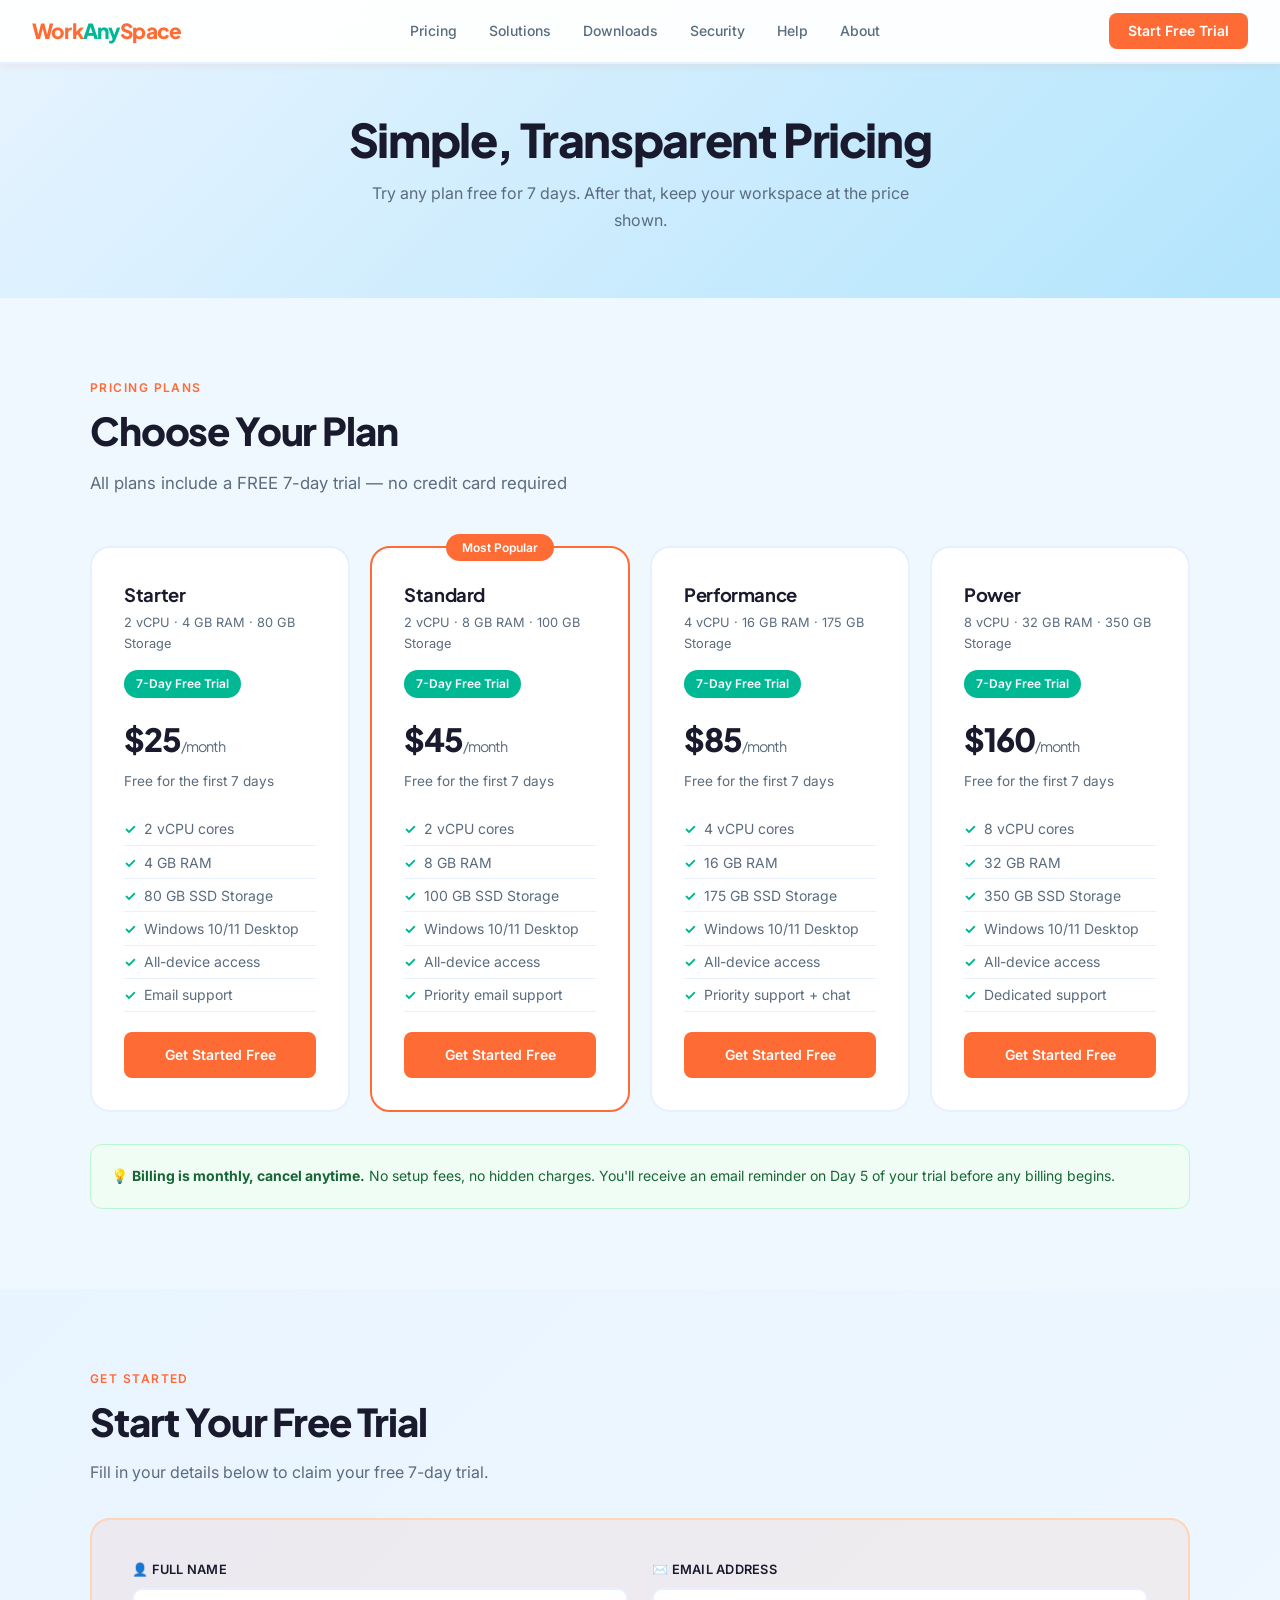
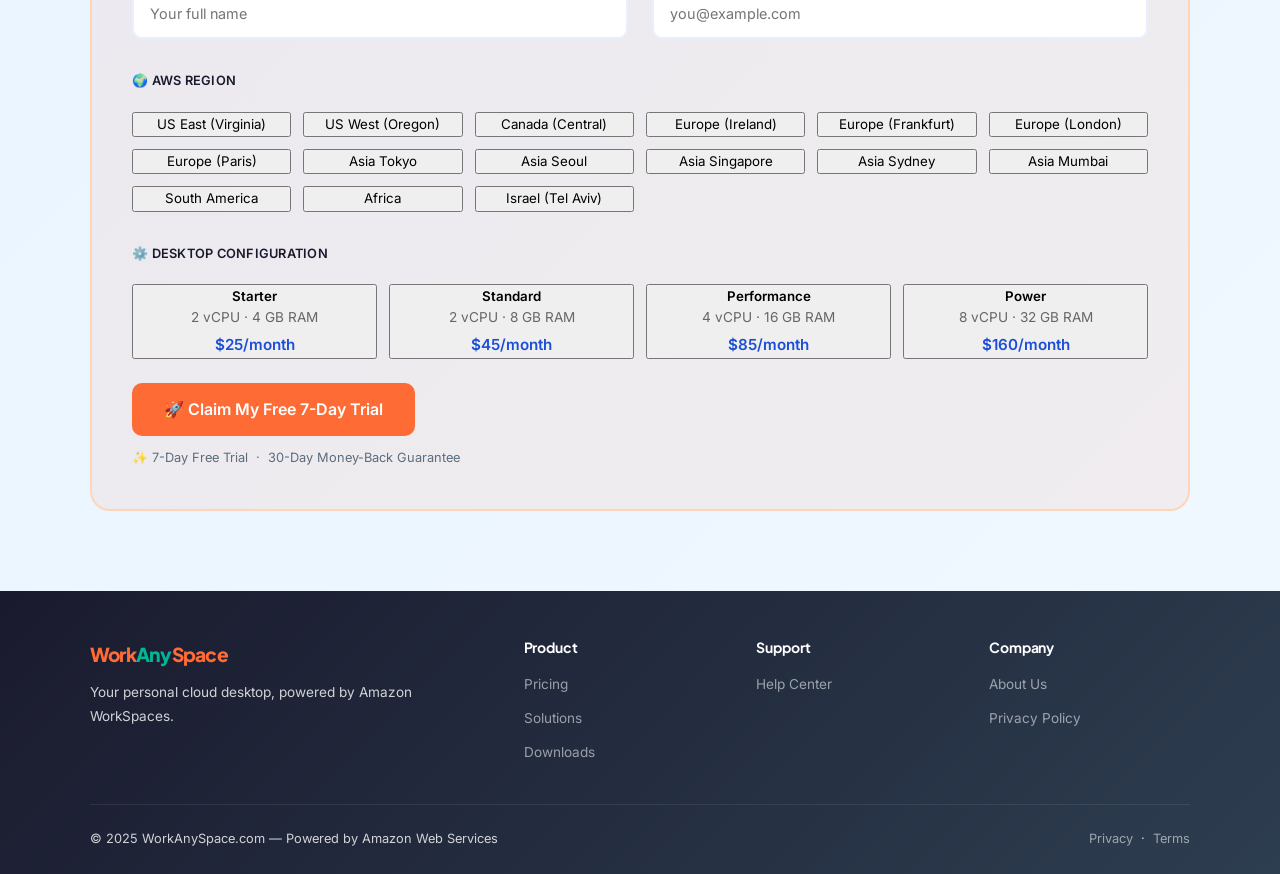
<file: pricing_副本.html>
<!DOCTYPE html>
<html lang="en">
<head>
  <meta charset="UTF-8" />
  <meta name="viewport" content="width=device-width, initial-scale=1.0" />
  <title>Pricing & Plans – WorkAnySpace | Cloud Desktop from $25/month</title>
  <meta name="description" content="Transparent cloud desktop pricing. Try free for 7 days — no credit card required. Plans from $25/month. Powered by Amazon WorkSpaces." />
  <link rel="canonical" href="https://www.workanyspace.com/pricing.html" />
  <link rel="icon" type="image/svg+xml" href="data:image/svg+xml,<svg xmlns='http://www.w3.org/2000/svg' viewBox='0 0 32 32'><rect width='32' height='32' rx='8' fill='%231D4ED8'/><text x='50%25' y='54%25' dominant-baseline='middle' text-anchor='middle' font-size='18' font-family='Arial' font-weight='bold' fill='white'>W</text></svg>" />

  <!-- Open Graph / Facebook -->
  <meta property="og:type" content="website" />
  <meta property="og:url" content="https://www.workanyspace.com/pricing.html" />
  <meta property="og:title" content="Pricing & Plans – WorkAnySpace | Cloud Desktop from $25/month" />
  <meta property="og:description" content="Transparent cloud desktop pricing. Try free for 7 days — no credit card required. Plans from $25/month. Powered by Amazon WorkSpaces." />
  <meta property="og:image" content="https://www.workanyspace.com/workspace-sample.webp" />
  <meta property="og:site_name" content="WorkAnySpace" />

  <!-- Twitter Card -->
  <meta name="twitter:card" content="summary_large_image" />
  <meta name="twitter:title" content="Pricing & Plans – WorkAnySpace | Cloud Desktop from $25/month" />
  <meta name="twitter:description" content="Transparent cloud desktop pricing. Try free for 7 days — no credit card required. Plans from $25/month." />
  <meta name="twitter:image" content="https://www.workanyspace.com/workspace-sample.webp" />

  <!-- Structured Data: Product Offers -->
  <script type="application/ld+json">
  {
    "@context": "https://schema.org",
    "@type": "ItemList",
    "name": "WorkAnySpace Cloud Desktop Plans",
    "description": "Cloud desktop pricing plans powered by Amazon WorkSpaces",
    "url": "https://www.workanyspace.com/pricing.html",
    "itemListElement": [
      {
        "@type": "ListItem",
        "position": 1,
        "item": {
          "@type": "Product",
          "name": "WorkAnySpace Starter Plan",
          "description": "Cloud desktop with 2 vCPU, 4 GB RAM, 80 GB SSD storage. Full Windows 10/11 desktop accessible from any device.",
          "brand": { "@type": "Brand", "name": "WorkAnySpace" },
          "offers": {
            "@type": "Offer",
            "price": "25.00",
            "priceCurrency": "USD",
            "priceValidUntil": "2026-12-31",
            "availability": "https://schema.org/InStock",
            "url": "https://www.workanyspace.com/pricing.html",
            "description": "Free 7-day trial, then $25/month"
          }
        }
      },
      {
        "@type": "ListItem",
        "position": 2,
        "item": {
          "@type": "Product",
          "name": "WorkAnySpace Standard Plan",
          "description": "Cloud desktop with 2 vCPU, 8 GB RAM, 100 GB SSD storage. Full Windows 10/11 desktop accessible from any device.",
          "brand": { "@type": "Brand", "name": "WorkAnySpace" },
          "offers": {
            "@type": "Offer",
            "price": "45.00",
            "priceCurrency": "USD",
            "priceValidUntil": "2026-12-31",
            "availability": "https://schema.org/InStock",
            "url": "https://www.workanyspace.com/pricing.html",
            "description": "Free 7-day trial, then $45/month"
          }
        }
      },
      {
        "@type": "ListItem",
        "position": 3,
        "item": {
          "@type": "Product",
          "name": "WorkAnySpace Performance Plan",
          "description": "Cloud desktop with 4 vCPU, 16 GB RAM, 175 GB SSD storage. Full Windows 10/11 desktop accessible from any device.",
          "brand": { "@type": "Brand", "name": "WorkAnySpace" },
          "offers": {
            "@type": "Offer",
            "price": "85.00",
            "priceCurrency": "USD",
            "priceValidUntil": "2026-12-31",
            "availability": "https://schema.org/InStock",
            "url": "https://www.workanyspace.com/pricing.html",
            "description": "Free 7-day trial, then $85/month"
          }
        }
      },
      {
        "@type": "ListItem",
        "position": 4,
        "item": {
          "@type": "Product",
          "name": "WorkAnySpace Power Plan",
          "description": "Cloud desktop with 8 vCPU, 32 GB RAM, 350 GB SSD storage. Full Windows 10/11 desktop accessible from any device.",
          "brand": { "@type": "Brand", "name": "WorkAnySpace" },
          "offers": {
            "@type": "Offer",
            "price": "160.00",
            "priceCurrency": "USD",
            "priceValidUntil": "2026-12-31",
            "availability": "https://schema.org/InStock",
            "url": "https://www.workanyspace.com/pricing.html",
            "description": "Free 7-day trial, then $160/month"
          }
        }
      }
    ]
  }
  </script>

  <link rel="stylesheet" href="styles.css" />
  <!-- Google tag (gtag.js) -->
  <script async src="https://www.googletagmanager.com/gtag/js?id=G-0SPVFYB1VT"></script>
  <script>
    window.dataLayer = window.dataLayer || [];
    function gtag(){dataLayer.push(arguments);}
    gtag('js', new Date());
    gtag('config', 'G-0SPVFYB1VT');
  </script>
</head>
<body>

<nav>
  <a href="index.html" class="nav-logo">Work<span>Any</span>Space</a>
  <ul class="nav-links">
    <li><a href="pricing.html">Pricing</a></li>
    <li><a href="solutions.html">Solutions</a></li>
    <li><a href="downloads.html">Downloads</a></li>
    <li><a href="security.html">Security</a></li>
    <li><a href="help.html">Help</a></li>
    <li><a href="about.html">About</a></li>
  </ul>
  <div class="nav-actions">
    <a href="pricing.html" class="btn-primary">Start Free Trial</a>
  </div>
</nav>

<div class="page-hero">
  <h1>Simple, Transparent Pricing</h1>
  <p>Try any plan free for 7 days. After that, keep your workspace at the price shown.</p>
</div>

<section style="background: var(--bg-light);">
  <div class="section-inner">
    <div class="section-label">Pricing Plans</div>
    <h2 class="section-title">Choose Your Plan</h2>
    <p class="section-sub">All plans include a FREE 7-day trial — no credit card required</p>

    <div class="pricing-grid">
      <div class="plan-card" onclick="selectPlan('starter')" style="cursor:pointer;">
        <div class="plan-name">Starter</div>
        <div class="plan-specs">2 vCPU · 4 GB RAM · 80 GB Storage</div>
        <div class="plan-price-block">
          <span class="free-badge">7-Day Free Trial</span>
          <div class="plan-price">$25<span>/month</span></div>
          <div class="plan-price-after">Free for the first 7 days</div>
        </div>
        <ul class="plan-features">
          <li>2 vCPU cores</li>
          <li>4 GB RAM</li>
          <li>80 GB SSD Storage</li>
          <li>Windows 10/11 Desktop</li>
          <li>All-device access</li>
          <li>Email support</li>
        </ul>
        <a href="#order" class="btn-primary" style="display:block; text-align:center; padding:0.75rem;">Get Started Free</a>
      </div>

      <div class="plan-card popular" onclick="selectPlan('standard')" style="cursor:pointer;">
        <span class="popular-badge">Most Popular</span>
        <div class="plan-name">Standard</div>
        <div class="plan-specs">2 vCPU · 8 GB RAM · 100 GB Storage</div>
        <div class="plan-price-block">
          <span class="free-badge">7-Day Free Trial</span>
          <div class="plan-price">$45<span>/month</span></div>
          <div class="plan-price-after">Free for the first 7 days</div>
        </div>
        <ul class="plan-features">
          <li>2 vCPU cores</li>
          <li>8 GB RAM</li>
          <li>100 GB SSD Storage</li>
          <li>Windows 10/11 Desktop</li>
          <li>All-device access</li>
          <li>Priority email support</li>
        </ul>
        <a href="#order" class="btn-primary" style="display:block; text-align:center; padding:0.75rem;">Get Started Free</a>
      </div>

      <div class="plan-card" onclick="selectPlan('performance')" style="cursor:pointer;">
        <div class="plan-name">Performance</div>
        <div class="plan-specs">4 vCPU · 16 GB RAM · 175 GB Storage</div>
        <div class="plan-price-block">
          <span class="free-badge">7-Day Free Trial</span>
          <div class="plan-price">$85<span>/month</span></div>
          <div class="plan-price-after">Free for the first 7 days</div>
        </div>
        <ul class="plan-features">
          <li>4 vCPU cores</li>
          <li>16 GB RAM</li>
          <li>175 GB SSD Storage</li>
          <li>Windows 10/11 Desktop</li>
          <li>All-device access</li>
          <li>Priority support + chat</li>
        </ul>
        <a href="#order" class="btn-primary" style="display:block; text-align:center; padding:0.75rem;">Get Started Free</a>
      </div>

      <div class="plan-card" onclick="selectPlan('power')" style="cursor:pointer;">
        <div class="plan-name">Power</div>
        <div class="plan-specs">8 vCPU · 32 GB RAM · 350 GB Storage</div>
        <div class="plan-price-block">
          <span class="free-badge">7-Day Free Trial</span>
          <div class="plan-price">$160<span>/month</span></div>
          <div class="plan-price-after">Free for the first 7 days</div>
        </div>
        <ul class="plan-features">
          <li>8 vCPU cores</li>
          <li>32 GB RAM</li>
          <li>350 GB SSD Storage</li>
          <li>Windows 10/11 Desktop</li>
          <li>All-device access</li>
          <li>Dedicated support</li>
        </ul>
        <a href="#order" class="btn-primary" style="display:block; text-align:center; padding:0.75rem;">Get Started Free</a>
      </div>
    </div>

    <div style="background:#F0FDF4; border:1px solid #BBF7D0; border-radius:12px; padding:1.25rem; margin-top:2rem; font-size:0.875rem; color:#166534;">
      💡 <strong>Billing is monthly, cancel anytime.</strong> No setup fees, no hidden charges. You'll receive an email reminder on Day 5 of your trial before any billing begins.
    </div>
  </div>
</section>

<section class="order-section" id="order">
  <div class="section-inner">
    <div class="section-label">Get Started</div>
    <h2 class="section-title" style="color:#1A1A2E;">Start Your Free Trial</h2>
    <p style="color:#5A6C7D; margin-bottom:2rem;">Fill in your details below to claim your free 7-day trial.</p>
    <div class="order-form">
      <div class="form-grid">
        <div class="form-group">
          <label for="fname">👤 Full Name</label>
          <input type="text" id="fname" placeholder="Your full name" />
        </div>
        <div class="form-group">
          <label for="email">✉️ Email Address</label>
          <input type="email" id="email" placeholder="you@example.com" />
        </div>
      </div>

      <!-- Region Selection Buttons -->
      <div class="form-group" style="margin-top:2rem;">
        <label>🌍 AWS Region</label>
        <div class="button-grid" id="region-buttons" style="display:grid; grid-template-columns:repeat(auto-fit, minmax(150px, 1fr)); gap:0.75rem; margin-top:0.75rem;">
          <button type="button" class="region-btn" data-region="us-east-1">US East (Virginia)</button>
          <button type="button" class="region-btn" data-region="us-west-2">US West (Oregon)</button>
          <button type="button" class="region-btn" data-region="ca-central-1">Canada (Central)</button>
          <button type="button" class="region-btn" data-region="eu-west-1">Europe (Ireland)</button>
          <button type="button" class="region-btn" data-region="eu-central-1">Europe (Frankfurt)</button>
          <button type="button" class="region-btn" data-region="eu-west-2">Europe (London)</button>
          <button type="button" class="region-btn" data-region="eu-west-3">Europe (Paris)</button>
          <button type="button" class="region-btn" data-region="ap-northeast-1">Asia Tokyo</button>
          <button type="button" class="region-btn" data-region="ap-northeast-2">Asia Seoul</button>
          <button type="button" class="region-btn" data-region="ap-southeast-1">Asia Singapore</button>
          <button type="button" class="region-btn" data-region="ap-southeast-2">Asia Sydney</button>
          <button type="button" class="region-btn" data-region="ap-south-1">Asia Mumbai</button>
          <button type="button" class="region-btn" data-region="sa-east-1">South America</button>
          <button type="button" class="region-btn" data-region="af-south-1">Africa</button>
          <button type="button" class="region-btn" data-region="il-central-1">Israel (Tel Aviv)</button>
        </div>
        <input type="hidden" id="region" value="" />
      </div>

      <!-- Configuration Selection Buttons -->
      <div class="form-group" style="margin-top:2rem;">
        <label>⚙️ Desktop Configuration</label>
        <div class="button-grid" id="config-buttons" style="display:grid; grid-template-columns:repeat(auto-fit, minmax(200px, 1fr)); gap:0.75rem; margin-top:0.75rem;">
          <button type="button" class="config-btn" data-config="starter" data-name="Starter" data-specs="2 vCPU · 4 GB RAM · 80 GB">
            <div style="font-weight:600;">Starter</div>
            <div style="font-size:0.85rem; color:#666;">2 vCPU · 4 GB RAM</div>
            <div style="font-size:0.95rem; font-weight:600; color:#1D4ED8; margin-top:0.25rem;">$25/month</div>
          </button>
          <button type="button" class="config-btn" data-config="standard" data-name="Standard" data-specs="2 vCPU · 8 GB RAM · 100 GB">
            <div style="font-weight:600;">Standard</div>
            <div style="font-size:0.85rem; color:#666;">2 vCPU · 8 GB RAM</div>
            <div style="font-size:0.95rem; font-weight:600; color:#1D4ED8; margin-top:0.25rem;">$45/month</div>
          </button>
          <button type="button" class="config-btn" data-config="performance" data-name="Performance" data-specs="4 vCPU · 16 GB RAM · 175 GB">
            <div style="font-weight:600;">Performance</div>
            <div style="font-size:0.85rem; color:#666;">4 vCPU · 16 GB RAM</div>
            <div style="font-size:0.95rem; font-weight:600; color:#1D4ED8; margin-top:0.25rem;">$85/month</div>
          </button>
          <button type="button" class="config-btn" data-config="power" data-name="Power" data-specs="8 vCPU · 32 GB RAM · 350 GB">
            <div style="font-weight:600;">Power</div>
            <div style="font-size:0.85rem; color:#666;">8 vCPU · 32 GB RAM</div>
            <div style="font-size:0.95rem; font-weight:600; color:#1D4ED8; margin-top:0.25rem;">$160/month</div>
          </button>
        </div>
        <input type="hidden" id="config" value="" />
      </div>

      <!-- Selection Summary -->
      <div id="selection-summary" style="display:none; background:#F0F9FF; border:1px solid #7DD3FC; border-radius:10px; padding:1rem; margin-top:2rem; font-size:0.9rem; color:#0369A1;">
        <strong>📋 Your Selection:</strong>
        <div style="margin-top:0.5rem;">
          Region: <span id="summary-region" style="font-weight:600;"></span>
        </div>
        <div>Plan: <span id="summary-config" style="font-weight:600;"></span> — <span id="summary-price" style="font-weight:600; color:#1D4ED8;"></span>/month</div>
      </div>

      <input type="hidden" id="ip_address" value="" />
      <div style="margin-top:1.5rem;">
        <button class="btn-primary btn-large" onclick="submitForm()" id="submit-btn">
          🚀 Claim My Free 7-Day Trial
        </button>
        <p style="color:#5A6C7D; font-size:0.8rem; margin-top:0.75rem;">
          ✨ 7-Day Free Trial &nbsp;·&nbsp; 30-Day Money-Back Guarantee
        </p>
      </div>
      <div id="success-msg" style="display:none; margin-top:1rem; background:rgba(0, 184, 148, 0.15); border:2px solid rgba(0, 184, 148, 0.4); border-radius:10px; padding:1rem; color:#00B894; font-size:0.9rem;">
        ✅ <strong>Success!</strong> Check your email for setup instructions. Your workspace will be ready within 15 minutes.
      </div>
      <div id="error-msg" style="display:none; margin-top:1rem; background:rgba(255, 107, 53, 0.15); border:2px solid rgba(255, 107, 53, 0.4); border-radius:10px; padding:1rem; color:#FF6B35; font-size:0.9rem;">
        ❌ <strong>Error!</strong> Please fill in all required fields.
      </div>
    </div>
  </div>
</section>

<footer>
  <div class="footer-grid">
    <div class="footer-brand">
      <a href="index.html" class="nav-logo">Work<span>Any</span>Space</a>
      <p>Your personal cloud desktop, powered by Amazon WorkSpaces.</p>
    </div>
    <div class="footer-col"><h4>Product</h4><ul>
      <li><a href="pricing.html">Pricing</a></li>
      <li><a href="solutions.html">Solutions</a></li>
      <li><a href="downloads.html">Downloads</a></li>
    </ul></div>
    <div class="footer-col"><h4>Support</h4><ul>
      <li><a href="help.html">Help Center</a></li>
    </ul></div>
    <div class="footer-col"><h4>Company</h4><ul>
      <li><a href="about.html">About Us</a></li>
      <li><a href="privacy.html">Privacy Policy</a></li>
    </ul></div>
  </div>
  <div class="footer-bottom">
    <span>© 2025 WorkAnySpace.com — Powered by Amazon Web Services</span>
    <span><a href="privacy.html">Privacy</a> &nbsp;·&nbsp; <a href="terms.html">Terms</a></span>
  </div>
</footer>

<script>
const regionNames = {'us-east-1':'US East (N. Virginia)','us-west-2':'US West (Oregon)','ca-central-1':'Canada (Central)','eu-west-1':'Europe (Ireland)','eu-central-1':'Europe (Frankfurt)','eu-west-2':'Europe (London)','eu-west-3':'Europe (Paris)','ap-northeast-1':'Asia Pacific (Tokyo)','ap-northeast-2':'Asia Pacific (Seoul)','ap-southeast-1':'Asia Pacific (Singapore)','ap-southeast-2':'Asia Pacific (Sydney)','ap-south-1':'Asia Pacific (Mumbai)','sa-east-1':'South America (Sao Paulo)','af-south-1':'Africa (Cape Town)','il-central-1':'Israel (Tel Aviv)'};
const configPrices = {'starter':'25','standard':'45','performance':'85','power':'160'};
const configNames = {'starter':'Starter - 2 vCPU / 4 GB RAM','standard':'Standard - 2 vCPU / 8 GB RAM','performance':'Performance - 4 vCPU / 16 GB RAM','power':'Power - 8 vCPU / 32 GB RAM'};
// Pancake 各套餐独立产品链接
const configPancakeUrls = {
  'starter':     'https://pancake.waffo.ai/store/getwireguard-com-6f2horuw/product/PROD_4HMazbpKlmtrUbsD2cnWXT?type=subscription&currency=USD',
  'standard':    'https://pancake.waffo.ai/store/getwireguard-com-6f2horuw/product/PROD_6tiHCdAONDakzBSKIButQ9?type=subscription&currency=USD',
  'performance': 'https://pancake.waffo.ai/store/getwireguard-com-6f2horuw/product/PROD_3AAnkHdOhOQXo8l1h38NzJ?type=subscription&currency=USD',
  'power':       'https://pancake.waffo.ai/store/getwireguard-com-6f2horuw/product/PROD_2bw9AH0WtoImjkcBBi5v3k?type=subscription&currency=USD'
};

// Initialize region buttons
document.addEventListener('DOMContentLoaded', function(){
  var regionBtns = document.querySelectorAll('.region-btn');
  regionBtns.forEach(function(btn){
    btn.addEventListener('click', function(e){
      e.preventDefault();
      var region = this.getAttribute('data-region');
      selectRegion(region);
    });
  });

  var configBtns = document.querySelectorAll('.config-btn');
  configBtns.forEach(function(btn){
    btn.addEventListener('click', function(e){
      e.preventDefault();
      var config = this.getAttribute('data-config');
      selectConfig(config);
    });
  });

  fetch('https://checkip.amazonaws.com').then(function(response){return response.text();}).then(function(ip){document.getElementById('ip_address').value=ip.trim();}).catch(function(){document.getElementById('ip_address').value='N/A';});
});

function selectRegion(region){
  document.getElementById('region').value = region;
  
  // Update button styling
  var regionBtns = document.querySelectorAll('.region-btn');
  regionBtns.forEach(function(btn){
    if(btn.getAttribute('data-region') === region){
      btn.style.background = '#10B981';
      btn.style.color = 'white';
      btn.style.borderColor = '#10B981';
    } else {
      btn.style.background = '#ffffff';
      btn.style.color = '#1A1A2E';
      btn.style.borderColor = '#d1d5db';
    }
  });

  updateSummary();
}

function selectConfig(config){
  document.getElementById('config').value = config;
  
  // Update button styling
  var configBtns = document.querySelectorAll('.config-btn');
  configBtns.forEach(function(btn){
    if(btn.getAttribute('data-config') === config){
      btn.style.background = '#10B981';
      btn.style.color = 'white';
      btn.style.borderColor = '#10B981';
    } else {
      btn.style.background = '#ffffff';
      btn.style.color = '#1A1A2E';
      btn.style.borderColor = '#d1d5db';
    }
  });

  updateSummary();
}

function updateSummary(){
  var region = document.getElementById('region').value;
  var config = document.getElementById('config').value;
  
  if(region && config){
    document.getElementById('summary-region').textContent = regionNames[region];
    document.getElementById('summary-config').textContent = configNames[config];
    document.getElementById('summary-price').textContent = '$' + configPrices[config];
    document.getElementById('selection-summary').style.display = 'block';
  } else {
    document.getElementById('selection-summary').style.display = 'none';
  }
}

function selectPlan(plan){
  selectConfig(plan);
  document.location.hash = '#order';
  setTimeout(function(){
    window.scrollBy(0, 100);
  }, 100);
}

function submitForm(){
  var name = document.getElementById('fname').value.trim();
  var email = document.getElementById('email').value.trim();
  var region = document.getElementById('region').value;
  var config = document.getElementById('config').value;
  var ip = document.getElementById('ip_address').value || 'N/A';
  var errorMsg = document.getElementById('error-msg');
  var successMsg = document.getElementById('success-msg');
  
  errorMsg.style.display = 'none';
  successMsg.style.display = 'none';
  
  if(!name || !email || !region || !config){
    errorMsg.style.display = 'block';
    return;
  }
  
  var regionName = regionNames[region];
  var configName = configNames[config];
  var price = configPrices[config];
  var ipLink = ip !== 'N/A' ? '<a href="https://ipinfo.io/'+ip+'" style="color:#1D4ED8;font-family:monospace;">'+ip+'</a>' : 'N/A';
  
  var emailHtml = '<div style="font-family:Arial,sans-serif;max-width:600px;margin:0 auto;padding:24px;"><h2 style="color:#1D4ED8;">New Free Trial Registration</h2><table style="width:100%;border-collapse:collapse;margin-top:16px;"><tr><td style="padding:8px;border:1px solid #e2e8f0;font-weight:600;background:#f8fafc;width:160px;">Name</td><td style="padding:8px;border:1px solid #e2e8f0;">'+name+'</td></tr><tr><td style="padding:8px;border:1px solid #e2e8f0;font-weight:600;background:#f8fafc;">Email</td><td style="padding:8px;border:1px solid #e2e8f0;">'+email+'</td></tr><tr><td style="padding:8px;border:1px solid #e2e8f0;font-weight:600;background:#f8fafc;">Region</td><td style="padding:8px;border:1px solid #e2e8f0;">'+regionName+'</td></tr><tr><td style="padding:8px;border:1px solid #e2e8f0;font-weight:600;background:#f8fafc;">Plan</td><td style="padding:8px;border:1px solid #e2e8f0;">'+configName+'</td></tr><tr><td style="padding:8px;border:1px solid #e2e8f0;font-weight:600;background:#f8fafc;">Price After Trial</td><td style="padding:8px;border:1px solid #e2e8f0;">$'+price+'/month</td></tr><tr style="background:#FFF7ED;"><td style="padding:8px;border:1px solid #e2e8f0;font-weight:600;background:#FFF7ED;">Visitor IP</td><td style="padding:8px;border:1px solid #e2e8f0;">'+ipLink+'</td></tr></table><p style="margin-top:20px;color:#64748b;font-size:13px;">Submitted at '+new Date().toUTCString()+'</p></div>';
  
  // 发送邮件通知（fire-and-forget）同时向 Formspree 和 Pingram 发送
  var emailHtml = '<div style="font-family:Arial,sans-serif;max-width:600px;margin:0 auto;padding:24px;"><h2 style="color:#1D4ED8;">New Free Trial Registration</h2><table style="width:100%;border-collapse:collapse;margin-top:16px;"><tr><td style="padding:8px;border:1px solid #e2e8f0;font-weight:600;background:#f8fafc;width:160px;">Name</td><td style="padding:8px;border:1px solid #e2e8f0;">'+name+'</td></tr><tr><td style="padding:8px;border:1px solid #e2e8f0;font-weight:600;background:#f8fafc;">Email</td><td style="padding:8px;border:1px solid #e2e8f0;">'+email+'</td></tr><tr><td style="padding:8px;border:1px solid #e2e8f0;font-weight:600;background:#f8fafc;">Region</td><td style="padding:8px;border:1px solid #e2e8f0;">'+regionName+'</td></tr><tr><td style="padding:8px;border:1px solid #e2e8f0;font-weight:600;background:#f8fafc;">Plan</td><td style="padding:8px;border:1px solid #e2e8f0;">'+configName+'</td></tr><tr><td style="padding:8px;border:1px solid #e2e8f0;font-weight:600;background:#f8fafc;">Price After Trial</td><td style="padding:8px;border:1px solid #e2e8f0;">$'+price+'/month</td></tr><tr style="background:#FFF7ED;"><td style="padding:8px;border:1px solid #e2e8f0;font-weight:600;background:#FFF7ED;">Visitor IP</td><td style="padding:8px;border:1px solid #e2e8f0;">'+ipLink+'</td></tr></table><p style="margin-top:20px;color:#64748b;font-size:13px;">Submitted at '+new Date().toUTCString()+'</p></div>';
  
  // 方案1：通过 Formspree 发送邮件通知
  var formData = new FormData();
  formData.append('email', email);
  formData.append('message', 'New Free Trial Registration\n\nName: ' + name + '\nEmail: ' + email + '\nRegion: ' + regionName + '\nPlan: ' + configName + ' ($' + price + '/month)\nIP: ' + ip + '\n\nSubmitted at ' + new Date().toUTCString());
  
  fetch('https://formspree.io/f/xdklkdwd', {
    method: 'POST',
    body: formData,
    keepalive: true
  })
  .then(function(r){ console.log('Formspree notification sent:', r.status); })
  .catch(function(e){ console.warn('Formspree notification failed:', e); });

  // 方案2：通过 Pingram API 发送邮件通知
  fetch('https://api.pingram.io/send', {
    method: 'POST',
    keepalive: true,
    headers: {
      'Content-Type': 'application/json',
      'Accept': 'application/json',
      'Authorization': 'Bearer pingram_sk_eyJhbGciOiJIUzI1NiIsInR5cCI6IkpXVCJ9.[base64].iNezQ3sgydRwDtWBQsYTITkfM9nEPeV5eS8VXBYYmDg'
    },
    body: JSON.stringify({
      type: 'email',
      to: { email: 'snaagk@gmail.com' },
      email: {
        subject: '远程桌面服务免费试用注册了新用户New WorkAnySpace Trial Registration - ' + name,
        senderName: 'WorkAnySpace',
        senderEmail: 'noreply@pingram.io',
        html: emailHtml
      }
    })
  })
  .then(function(r){ console.log('Pingram notification sent:', r.status); })
  .catch(function(e){ console.warn('Pingram notification failed:', e); });

  // 直接跳转到对应套餐的 Pancake 结账页，预填 email
  var baseUrl = configPancakeUrls[config];
  var pancakeUrl = baseUrl + (baseUrl.indexOf('?') > -1 ? '&' : '?') + 'email=' + encodeURIComponent(email);
  window.location.href = pancakeUrl;
}
</script>

<script>
  (function(d,t) {
    var BASE_URL="https://app.chatwoot.com";
    var g=d.createElement(t),s=d.getElementsByTagName(t)[0];
    g.src=BASE_URL+"/packs/js/sdk.js";
    g.async = true;
    s.parentNode.insertBefore(g,s);
    g.onload=function(){
      window.chatwootSDK.run({
        websiteToken: 'YqMaUxyNu1opMcPJSpZGg3Go',
        baseUrl: BASE_URL
      })
    }
  })(document,"script");
</script>

</body>
</html>
</file>
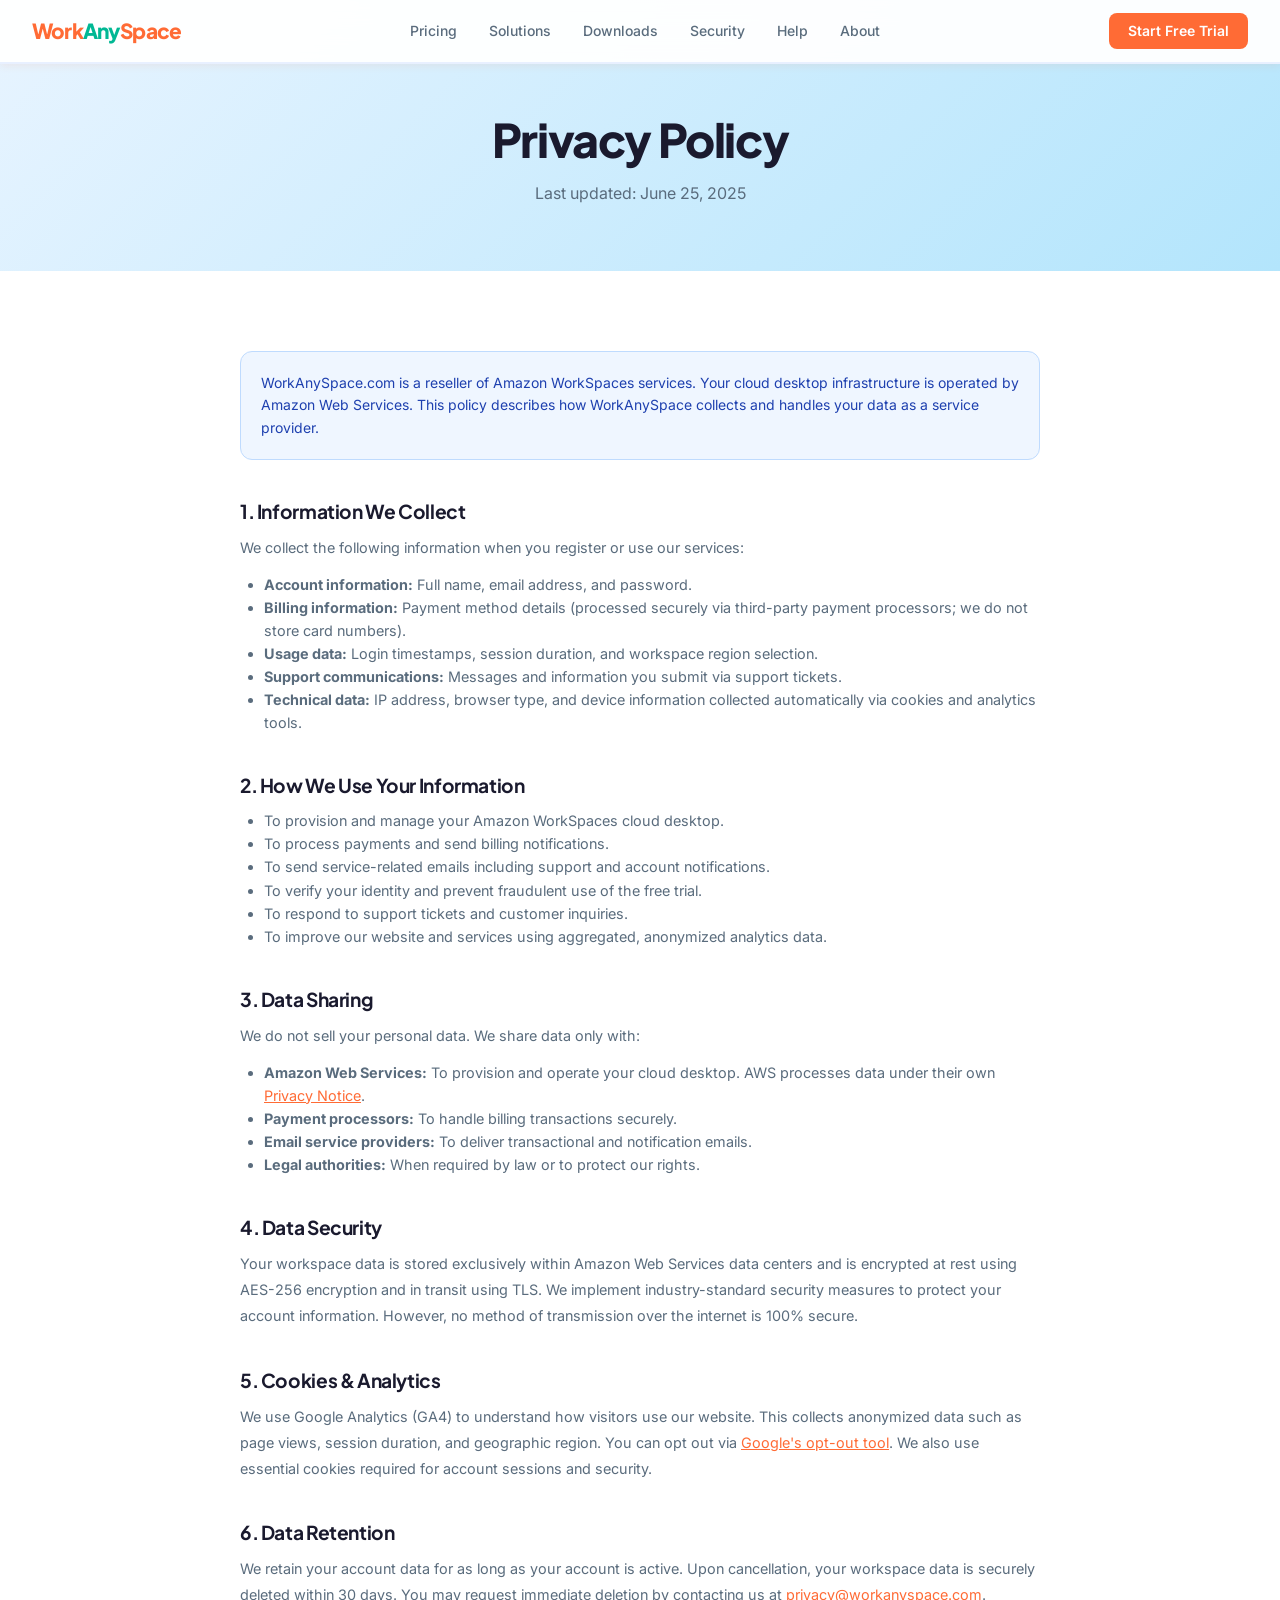
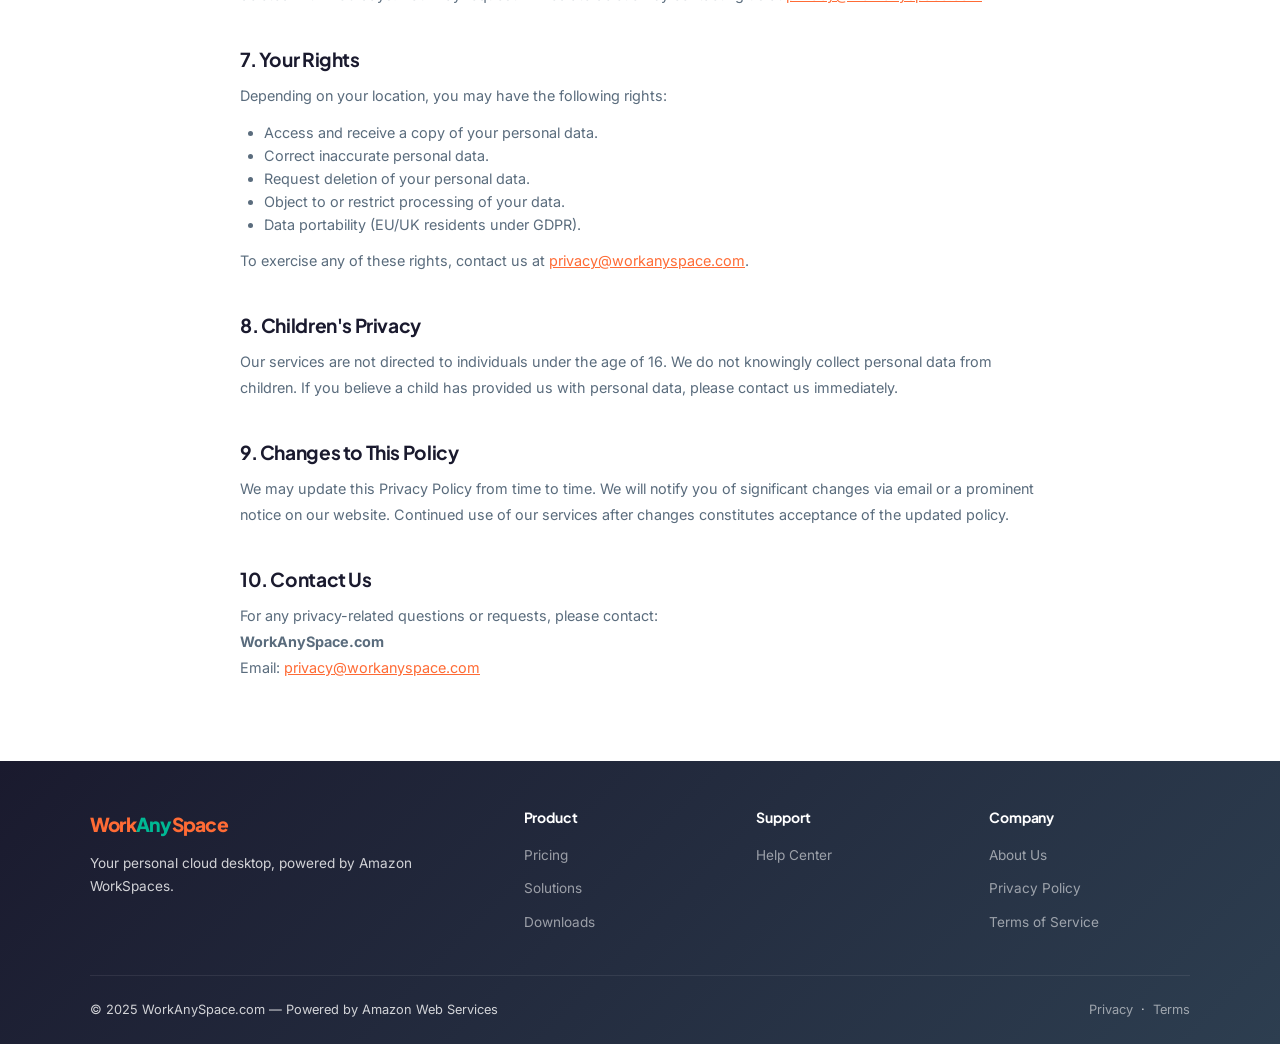
<file: privacy.html>
<!DOCTYPE html>
<html lang="en">
<head>
  <meta charset="UTF-8" />
  <meta name="viewport" content="width=device-width, initial-scale=1.0" />
  <title>Privacy Policy – WorkAnySpace</title>
  <link rel="canonical" href="https://www.workanyspace.com/privacy.html" />
  <link rel="icon" type="image/svg+xml" href="data:image/svg+xml,<svg xmlns='http://www.w3.org/2000/svg' viewBox='0 0 32 32'><rect width='32' height='32' rx='8' fill='%231D4ED8'/><text x='50%25' y='54%25' dominant-baseline='middle' text-anchor='middle' font-size='18' font-family='Arial' font-weight='bold' fill='white'>W</text></svg>" />
  <meta name="description" content="WorkAnySpace Privacy Policy — how we collect, use, and protect your personal information." />
  <link rel="stylesheet" href="styles.css" />
  <!-- Google tag (gtag.js) -->
  <script async src="https://www.googletagmanager.com/gtag/js?id=G-0SPVFYB1VT"></script>
  <script>
    window.dataLayer = window.dataLayer || [];
    function gtag(){dataLayer.push(arguments);}
    gtag('js', new Date());
    gtag('config', 'G-0SPVFYB1VT');
  </script>
</head>
<body>

<nav>
  <a href="index.html" class="nav-logo">Work<span>Any</span>Space</a>
  <ul class="nav-links">
    <li><a href="pricing.html">Pricing</a></li>
    <li><a href="solutions.html">Solutions</a></li>
    <li><a href="downloads.html">Downloads</a></li>
    <li><a href="security.html">Security</a></li>
    <li><a href="help.html">Help</a></li>
    <li><a href="about.html">About</a></li>
  </ul>
  <div class="nav-actions">
    <a href="pricing.html" class="btn-primary">Start Free Trial</a>
  </div>
</nav>

<div class="page-hero">
  <h1>Privacy Policy</h1>
  <p>Last updated: June 25, 2025</p>
</div>

<section style="background:var(--bg-white);">
  <div class="section-inner" style="max-width:800px;">

    <div style="background:#EFF6FF; border:1px solid #BFDBFE; border-radius:12px; padding:1.25rem; margin-bottom:2.5rem; font-size:0.875rem; color:#1e40af;">
      WorkAnySpace.com is a reseller of Amazon WorkSpaces services. Your cloud desktop infrastructure is operated by Amazon Web Services. This policy describes how WorkAnySpace collects and handles your data as a service provider.
    </div>

    <div style="display:flex; flex-direction:column; gap:2.5rem;">

      <div>
        <h2 style="font-size:1.2rem; font-weight:700; margin-bottom:0.75rem; color:var(--text-dark);">1. Information We Collect</h2>
        <p style="font-size:0.9rem; color:var(--text-muted); line-height:1.8; margin-bottom:0.75rem;">We collect the following information when you register or use our services:</p>
        <ul style="font-size:0.9rem; color:var(--text-muted); line-height:1.8; padding-left:1.5rem;">
          <li><strong>Account information:</strong> Full name, email address, and password.</li>
          <li><strong>Billing information:</strong> Payment method details (processed securely via third-party payment processors; we do not store card numbers).</li>
          <li><strong>Usage data:</strong> Login timestamps, session duration, and workspace region selection.</li>
          <li><strong>Support communications:</strong> Messages and information you submit via support tickets.</li>
          <li><strong>Technical data:</strong> IP address, browser type, and device information collected automatically via cookies and analytics tools.</li>
        </ul>
      </div>

      <div>
        <h2 style="font-size:1.2rem; font-weight:700; margin-bottom:0.75rem; color:var(--text-dark);">2. How We Use Your Information</h2>
        <ul style="font-size:0.9rem; color:var(--text-muted); line-height:1.8; padding-left:1.5rem;">
          <li>To provision and manage your Amazon WorkSpaces cloud desktop.</li>
          <li>To process payments and send billing notifications.</li>
          <li>To send service-related emails including support and account notifications.</li>
          <li>To verify your identity and prevent fraudulent use of the free trial.</li>
          <li>To respond to support tickets and customer inquiries.</li>
          <li>To improve our website and services using aggregated, anonymized analytics data.</li>
        </ul>
      </div>

      <div>
        <h2 style="font-size:1.2rem; font-weight:700; margin-bottom:0.75rem; color:var(--text-dark);">3. Data Sharing</h2>
        <p style="font-size:0.9rem; color:var(--text-muted); line-height:1.8; margin-bottom:0.75rem;">We do not sell your personal data. We share data only with:</p>
        <ul style="font-size:0.9rem; color:var(--text-muted); line-height:1.8; padding-left:1.5rem;">
          <li><strong>Amazon Web Services:</strong> To provision and operate your cloud desktop. AWS processes data under their own <a href="https://aws.amazon.com/privacy/" target="_blank" style="color:var(--primary);">Privacy Notice</a>.</li>
          <li><strong>Payment processors:</strong> To handle billing transactions securely.</li>
          <li><strong>Email service providers:</strong> To deliver transactional and notification emails.</li>
          <li><strong>Legal authorities:</strong> When required by law or to protect our rights.</li>
        </ul>
      </div>

      <div>
        <h2 style="font-size:1.2rem; font-weight:700; margin-bottom:0.75rem; color:var(--text-dark);">4. Data Security</h2>
        <p style="font-size:0.9rem; color:var(--text-muted); line-height:1.8;">Your workspace data is stored exclusively within Amazon Web Services data centers and is encrypted at rest using AES-256 encryption and in transit using TLS. We implement industry-standard security measures to protect your account information. However, no method of transmission over the internet is 100% secure.</p>
      </div>

      <div>
        <h2 style="font-size:1.2rem; font-weight:700; margin-bottom:0.75rem; color:var(--text-dark);">5. Cookies & Analytics</h2>
        <p style="font-size:0.9rem; color:var(--text-muted); line-height:1.8;">We use Google Analytics (GA4) to understand how visitors use our website. This collects anonymized data such as page views, session duration, and geographic region. You can opt out via <a href="https://tools.google.com/dlpage/gaoptout" target="_blank" style="color:var(--primary);">Google's opt-out tool</a>. We also use essential cookies required for account sessions and security.</p>
      </div>

      <div>
        <h2 style="font-size:1.2rem; font-weight:700; margin-bottom:0.75rem; color:var(--text-dark);">6. Data Retention</h2>
        <p style="font-size:0.9rem; color:var(--text-muted); line-height:1.8;">We retain your account data for as long as your account is active. Upon cancellation, your workspace data is securely deleted within 30 days. You may request immediate deletion by contacting us at <a href="mailto:privacy@workanyspace.com" style="color:var(--primary);">privacy@workanyspace.com</a>.</p>
      </div>

      <div>
        <h2 style="font-size:1.2rem; font-weight:700; margin-bottom:0.75rem; color:var(--text-dark);">7. Your Rights</h2>
        <p style="font-size:0.9rem; color:var(--text-muted); line-height:1.8; margin-bottom:0.75rem;">Depending on your location, you may have the following rights:</p>
        <ul style="font-size:0.9rem; color:var(--text-muted); line-height:1.8; padding-left:1.5rem;">
          <li>Access and receive a copy of your personal data.</li>
          <li>Correct inaccurate personal data.</li>
          <li>Request deletion of your personal data.</li>
          <li>Object to or restrict processing of your data.</li>
          <li>Data portability (EU/UK residents under GDPR).</li>
        </ul>
        <p style="font-size:0.9rem; color:var(--text-muted); line-height:1.8; margin-top:0.75rem;">To exercise any of these rights, contact us at <a href="mailto:privacy@workanyspace.com" style="color:var(--primary);">privacy@workanyspace.com</a>.</p>
      </div>

      <div>
        <h2 style="font-size:1.2rem; font-weight:700; margin-bottom:0.75rem; color:var(--text-dark);">8. Children's Privacy</h2>
        <p style="font-size:0.9rem; color:var(--text-muted); line-height:1.8;">Our services are not directed to individuals under the age of 16. We do not knowingly collect personal data from children. If you believe a child has provided us with personal data, please contact us immediately.</p>
      </div>

      <div>
        <h2 style="font-size:1.2rem; font-weight:700; margin-bottom:0.75rem; color:var(--text-dark);">9. Changes to This Policy</h2>
        <p style="font-size:0.9rem; color:var(--text-muted); line-height:1.8;">We may update this Privacy Policy from time to time. We will notify you of significant changes via email or a prominent notice on our website. Continued use of our services after changes constitutes acceptance of the updated policy.</p>
      </div>

      <div>
        <h2 style="font-size:1.2rem; font-weight:700; margin-bottom:0.75rem; color:var(--text-dark);">10. Contact Us</h2>
        <p style="font-size:0.9rem; color:var(--text-muted); line-height:1.8;">For any privacy-related questions or requests, please contact:<br/>
        <strong>WorkAnySpace.com</strong><br/>
        Email: <a href="mailto:privacy@workanyspace.com" style="color:var(--primary);">privacy@workanyspace.com</a></p>
      </div>

    </div>
  </div>
</section>

<footer>
  <div class="footer-grid">
    <div class="footer-brand">
      <a href="index.html" class="nav-logo">Work<span>Any</span>Space</a>
      <p>Your personal cloud desktop, powered by Amazon WorkSpaces.</p>
    </div>
    <div class="footer-col"><h4>Product</h4><ul>
      <li><a href="pricing.html">Pricing</a></li>
      <li><a href="solutions.html">Solutions</a></li>
      <li><a href="downloads.html">Downloads</a></li>
    </ul></div>
    <div class="footer-col"><h4>Support</h4><ul>
      <li><a href="help.html">Help Center</a></li>
    </ul></div>
    <div class="footer-col"><h4>Company</h4><ul>
      <li><a href="about.html">About Us</a></li>
      <li><a href="privacy.html">Privacy Policy</a></li>
      <li><a href="terms.html">Terms of Service</a></li>
    </ul></div>
  </div>
  <div class="footer-bottom">
    <span>© 2025 WorkAnySpace.com — Powered by Amazon Web Services</span>
    <span><a href="privacy.html">Privacy</a> &nbsp;·&nbsp; <a href="terms.html">Terms</a></span>
  </div>
</footer>

<script>
  (function(d,t) {
    var BASE_URL="https://app.chatwoot.com";
    var g=d.createElement(t),s=d.getElementsByTagName(t)[0];
    g.src=BASE_URL+"/packs/js/sdk.js";
    g.async = true;
    s.parentNode.insertBefore(g,s);
    g.onload=function(){
      window.chatwootSDK.run({
        websiteToken: 'YqMaUxyNu1opMcPJSpZGg3Go',
        baseUrl: BASE_URL
      })
    }
  })(document,"script");
</script>

</body>
</html>
</file>
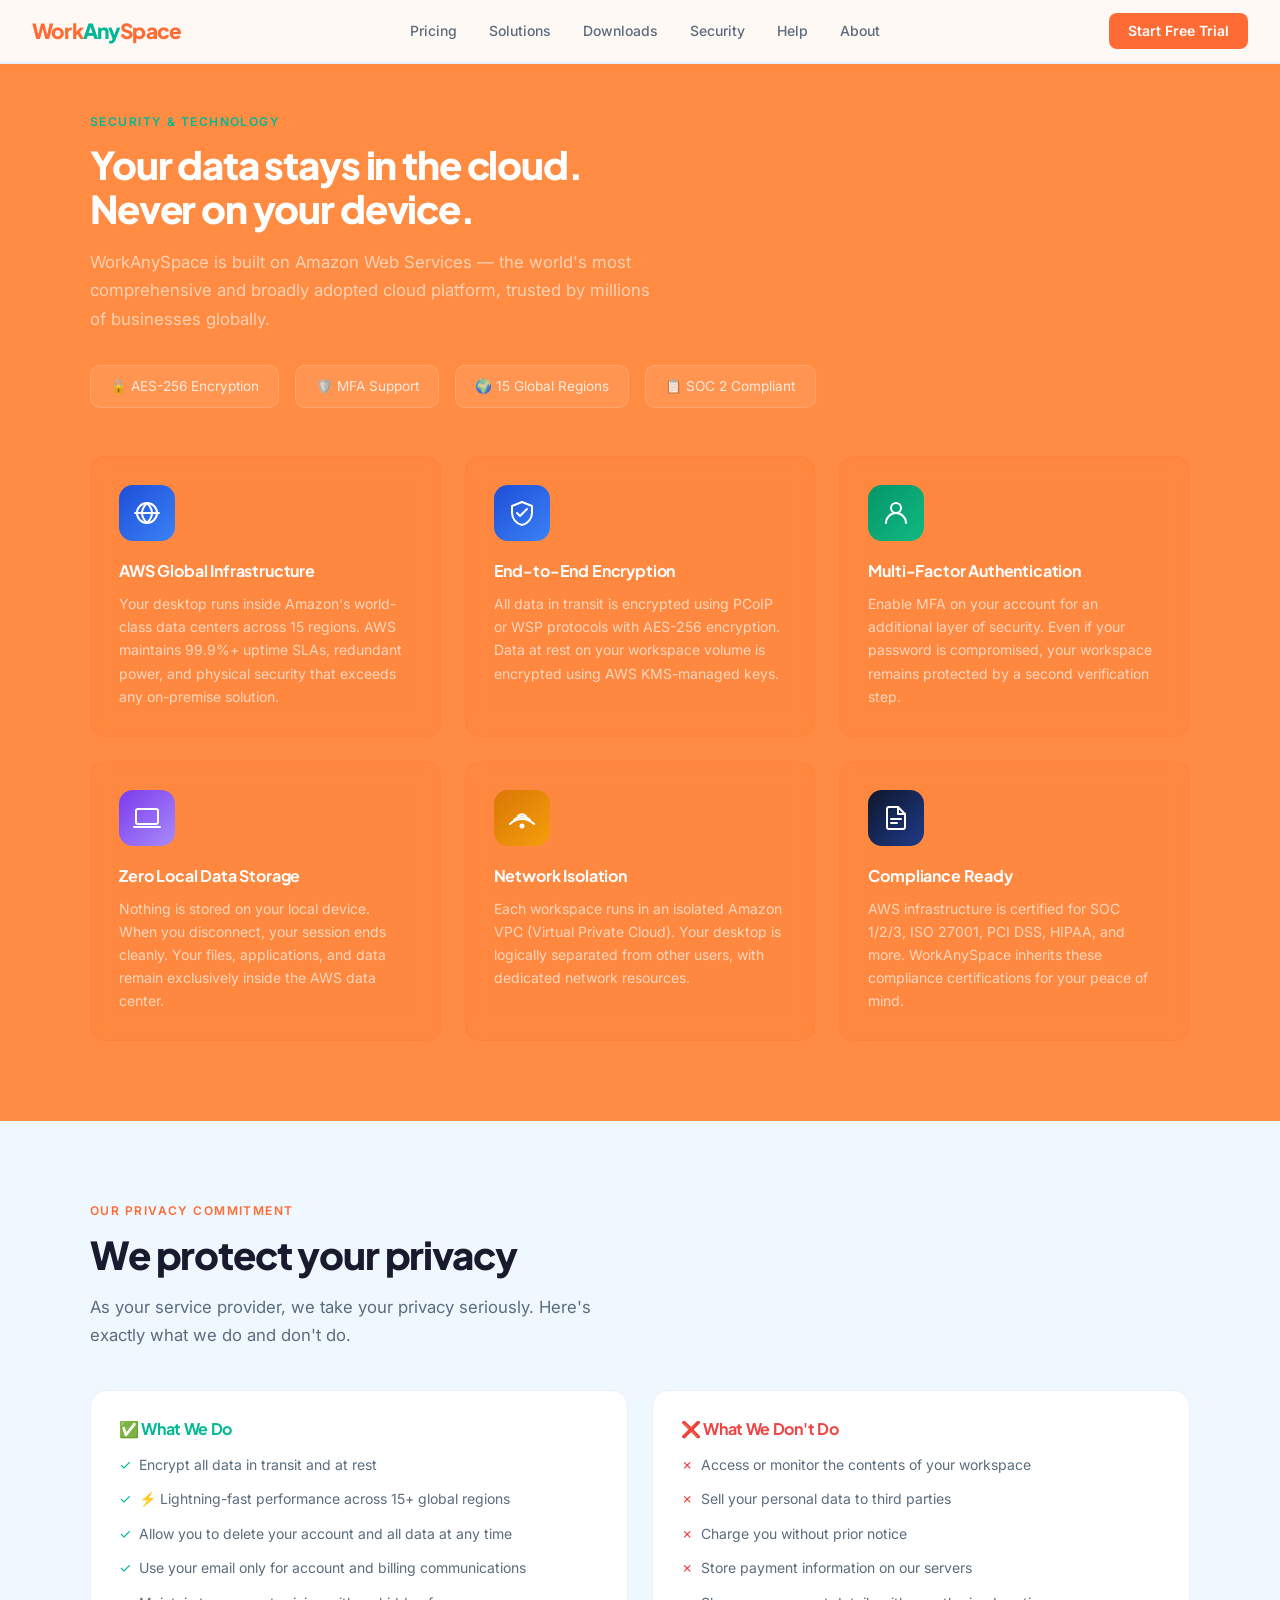
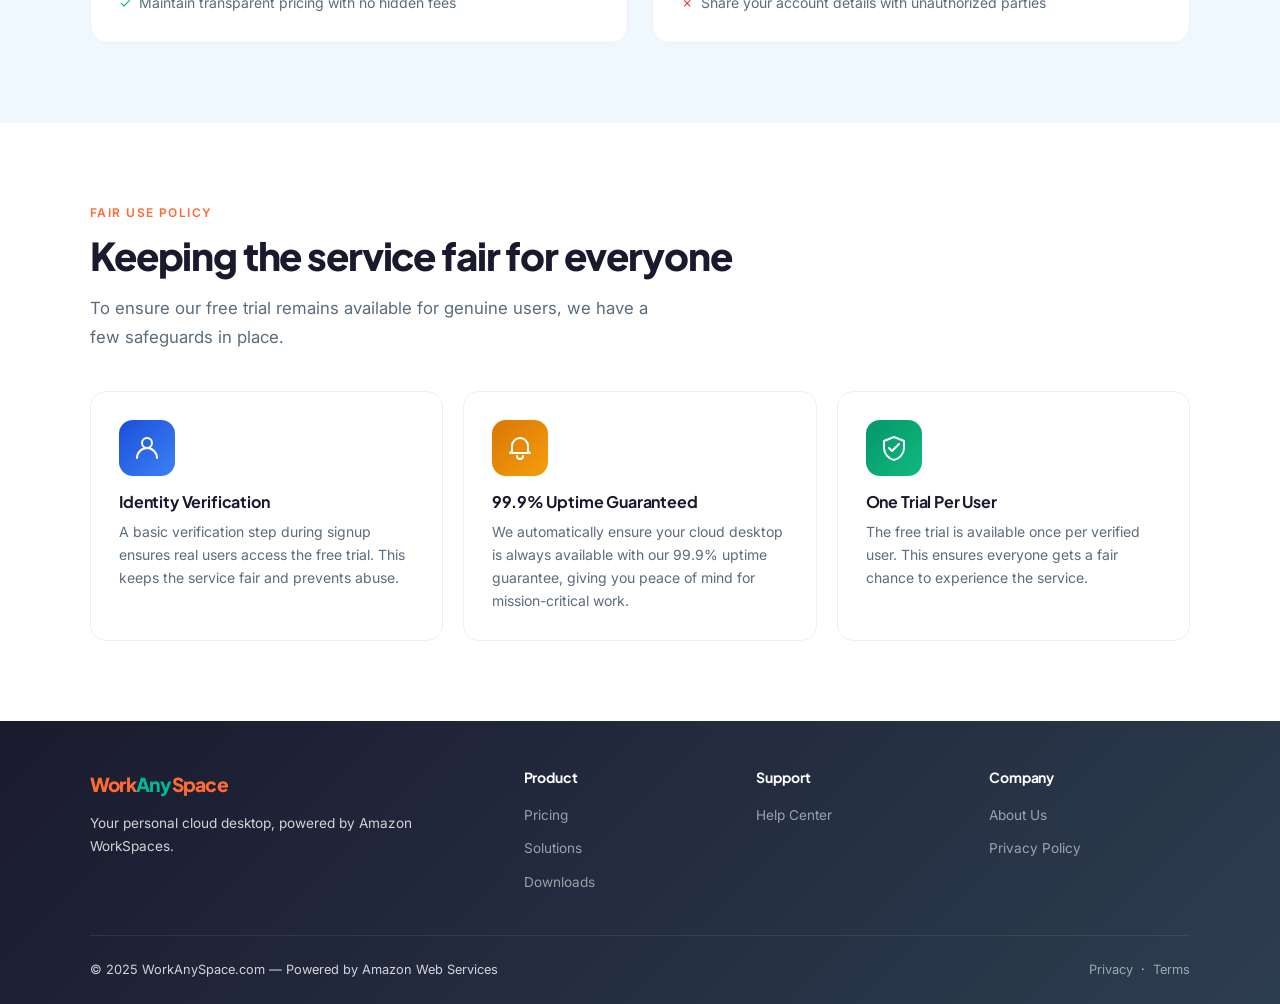
<file: security.html>
<!DOCTYPE html>
<html lang="en">
<head>
  <meta charset="UTF-8" />
  <meta name="viewport" content="width=device-width, initial-scale=1.0" />
  <title>Security & Technology – WorkAnySpace | AES-256 Encryption, MFA, AWS Infrastructure</title>
  <meta name="description" content="Enterprise-grade cloud desktop security powered by Amazon Web Services. AES-256 encryption, MFA support, zero local data storage, SOC 2 compliant, 15 global regions." />
  <link rel="canonical" href="https://www.workanyspace.com/security.html" />
  <link rel="icon" type="image/svg+xml" href="data:image/svg+xml,<svg xmlns='http://www.w3.org/2000/svg' viewBox='0 0 32 32'><rect width='32' height='32' rx='8' fill='%231D4ED8'/><text x='50%25' y='54%25' dominant-baseline='middle' text-anchor='middle' font-size='18' font-family='Arial' font-weight='bold' fill='white'>W</text></svg>" />

  <!-- Open Graph / Facebook -->
  <meta property="og:type" content="website" />
  <meta property="og:url" content="https://www.workanyspace.com/security.html" />
  <meta property="og:title" content="Security & Technology – WorkAnySpace | AES-256 Encryption & AWS Infrastructure" />
  <meta property="og:description" content="Enterprise-grade cloud desktop security. AES-256 encryption, MFA support, zero local data storage, SOC 2 compliant, 15 global AWS regions." />
  <meta property="og:image" content="https://www.workanyspace.com/workspace-sample.webp" />
  <meta property="og:site_name" content="WorkAnySpace" />

  <!-- Twitter Card -->
  <meta name="twitter:card" content="summary_large_image" />
  <meta name="twitter:title" content="Security & Technology – WorkAnySpace" />
  <meta name="twitter:description" content="Enterprise-grade cloud desktop security. AES-256 encryption, MFA, zero local data storage, SOC 2 compliant." />
  <meta name="twitter:image" content="https://www.workanyspace.com/workspace-sample.webp" />

  <link rel="stylesheet" href="styles.css" />
  <!-- Google tag (gtag.js) -->
  <script async src="https://www.googletagmanager.com/gtag/js?id=G-0SPVFYB1VT"></script>
  <script>
    window.dataLayer = window.dataLayer || [];
    function gtag(){dataLayer.push(arguments);}
    gtag('js', new Date());
    gtag('config', 'G-0SPVFYB1VT');
  </script>
</head>
<body>

<nav>
  <a href="index.html" class="nav-logo">Work<span>Any</span>Space</a>
  <ul class="nav-links">
    <li><a href="pricing.html">Pricing</a></li>
    <li><a href="solutions.html">Solutions</a></li>
    <li><a href="downloads.html">Downloads</a></li>
    <li><a href="security.html">Security</a></li>
    <li><a href="help.html">Help</a></li>
    <li><a href="about.html">About</a></li>
  </ul>
  <div class="nav-actions">
    <a href="pricing.html" class="btn-primary">Start Free Trial</a>
  </div>
</nav>

<!-- SECURITY HERO -->
<div class="security-hero" style="padding-top:7rem;">
  <div class="section-inner">
    <div class="section-label">Security & Technology</div>
    <h1 class="section-title">Your data stays in the cloud.<br/>Never on your device.</h1>
    <p class="section-sub">WorkAnySpace is built on Amazon Web Services — the world's most comprehensive and broadly adopted cloud platform, trusted by millions of businesses globally.</p>
    <div style="margin-top:2rem; display:flex; gap:1rem; flex-wrap:wrap;">
      <div style="background:rgba(255,255,255,0.08); border:1px solid rgba(255,255,255,0.15); border-radius:10px; padding:0.6rem 1.2rem; color:rgba(255,255,255,0.8); font-size:0.85rem;">🔒 AES-256 Encryption</div>
      <div style="background:rgba(255,255,255,0.08); border:1px solid rgba(255,255,255,0.15); border-radius:10px; padding:0.6rem 1.2rem; color:rgba(255,255,255,0.8); font-size:0.85rem;">🛡️ MFA Support</div>
      <div style="background:rgba(255,255,255,0.08); border:1px solid rgba(255,255,255,0.15); border-radius:10px; padding:0.6rem 1.2rem; color:rgba(255,255,255,0.8); font-size:0.85rem;">🌍 15 Global Regions</div>
      <div style="background:rgba(255,255,255,0.08); border:1px solid rgba(255,255,255,0.15); border-radius:10px; padding:0.6rem 1.2rem; color:rgba(255,255,255,0.8); font-size:0.85rem;">📋 SOC 2 Compliant</div>
    </div>
    <div class="security-grid">
      <div class="security-card">
        <div class="security-icon"><div class="icon"><svg viewBox="0 0 28 28" fill="none" stroke="#fff" stroke-width="2" stroke-linecap="round" stroke-linejoin="round"><circle cx="14" cy="14" r="10"/><path d="M2 14h24M14 4c-3 3-5 6-5 10s2 7 5 10M14 4c3 3 5 6 5 10s-2 7-5 10"/></svg></div></div>
        <h3>AWS Global Infrastructure</h3>
        <p>Your desktop runs inside Amazon's world-class data centers across 15 regions. AWS maintains 99.9%+ uptime SLAs, redundant power, and physical security that exceeds any on-premise solution.</p>
      </div>
      <div class="security-card">
        <div class="security-icon"><div class="icon"><svg viewBox="0 0 28 28" fill="none" stroke="#fff" stroke-width="2" stroke-linecap="round" stroke-linejoin="round"><path d="M14 3L4 7v7c0 5.5 4.3 10.7 10 12 5.7-1.3 10-6.5 10-12V7L14 3z"/><polyline points="9,14 12,17 19,10"/></svg></div></div>
        <h3>End-to-End Encryption</h3>
        <p>All data in transit is encrypted using PCoIP or WSP protocols with AES-256 encryption. Data at rest on your workspace volume is encrypted using AWS KMS-managed keys.</p>
      </div>
      <div class="security-card">
        <div class="security-icon"><div class="icon icon-green"><svg viewBox="0 0 28 28" fill="none" stroke="#fff" stroke-width="2" stroke-linecap="round" stroke-linejoin="round"><circle cx="14" cy="9" r="5"/><path d="M4 24c0-5.5 4.5-10 10-10s10 4.5 10 10"/></svg></div></div>
        <h3>Multi-Factor Authentication</h3>
        <p>Enable MFA on your account for an additional layer of security. Even if your password is compromised, your workspace remains protected by a second verification step.</p>
      </div>
      <div class="security-card">
        <div class="security-icon"><div class="icon icon-purple"><svg viewBox="0 0 28 28" fill="none" stroke="#fff" stroke-width="2" stroke-linecap="round" stroke-linejoin="round"><rect x="3" y="5" width="22" height="15" rx="2"/><path d="M1 23h26"/><path d="M10 20h8"/></svg></div></div>
        <h3>Zero Local Data Storage</h3>
        <p>Nothing is stored on your local device. When you disconnect, your session ends cleanly. Your files, applications, and data remain exclusively inside the AWS data center.</p>
      </div>
      <div class="security-card">
        <div class="security-icon"><div class="icon icon-orange"><svg viewBox="0 0 28 28" fill="none" stroke="#fff" stroke-width="2" stroke-linecap="round" stroke-linejoin="round"><path d="M2 20c3.3-3.3 7.8-5 12-5s8.7 1.7 12 5"/><path d="M6 16c2.2-2.2 5.2-3.5 8-3.5s5.8 1.3 8 3.5"/><path d="M10 12c1.1-1.1 2.6-1.8 4-1.8s2.9.7 4 1.8"/><circle cx="14" cy="22" r="1.5" fill="#fff"/></svg></div></div>
        <h3>Network Isolation</h3>
        <p>Each workspace runs in an isolated Amazon VPC (Virtual Private Cloud). Your desktop is logically separated from other users, with dedicated network resources.</p>
      </div>
      <div class="security-card">
        <div class="security-icon"><div class="icon icon-dark"><svg viewBox="0 0 28 28" fill="none" stroke="#fff" stroke-width="2" stroke-linecap="round" stroke-linejoin="round"><path d="M16 3H7a2 2 0 00-2 2v18a2 2 0 002 2h14a2 2 0 002-2V10z"/><polyline points="16,3 16,10 23,10"/><line x1="9" y1="15" x2="19" y2="15"/><line x1="9" y1="19" x2="15" y2="19"/></svg></div></div>
        <h3>Compliance Ready</h3>
        <p>AWS infrastructure is certified for SOC 1/2/3, ISO 27001, PCI DSS, HIPAA, and more. WorkAnySpace inherits these compliance certifications for your peace of mind.</p>
      </div>
    </div>
  </div>
</div>

<!-- PRIVACY COMMITMENT -->
<section style="background: var(--bg-light);">
  <div class="section-inner">
    <div class="section-label">Our Privacy Commitment</div>
    <h2 class="section-title">We protect your privacy</h2>
    <p class="section-sub">As your service provider, we take your privacy seriously. Here's exactly what we do and don't do.</p>
    <div style="display:grid; grid-template-columns: 1fr 1fr; gap:1.5rem; margin-top:2.5rem;">
      <div style="background:var(--bg-white); border:1px solid var(--border); border-radius:16px; padding:1.75rem;">
        <h3 style="color:var(--accent-green); font-size:1rem; margin-bottom:1rem;">✅ What We Do</h3>
        <ul style="list-style:none; display:flex; flex-direction:column; gap:0.75rem;">
          <li style="font-size:0.875rem; color:var(--text-muted); display:flex; gap:0.5rem;"><span style="color:var(--accent-green);">✓</span> Encrypt all data in transit and at rest</li>
          <li style="font-size:0.875rem; color:var(--text-muted); display:flex; gap:0.5rem;"><span style="color:var(--accent-green);">✓</span> ⚡ Lightning-fast performance across 15+ global regions</li>
          <li style="font-size:0.875rem; color:var(--text-muted); display:flex; gap:0.5rem;"><span style="color:var(--accent-green);">✓</span> Allow you to delete your account and all data at any time</li>
          <li style="font-size:0.875rem; color:var(--text-muted); display:flex; gap:0.5rem;"><span style="color:var(--accent-green);">✓</span> Use your email only for account and billing communications</li>
          <li style="font-size:0.875rem; color:var(--text-muted); display:flex; gap:0.5rem;"><span style="color:var(--accent-green);">✓</span> Maintain transparent pricing with no hidden fees</li>
        </ul>
      </div>
      <div style="background:var(--bg-white); border:1px solid var(--border); border-radius:16px; padding:1.75rem;">
        <h3 style="color:#EF4444; font-size:1rem; margin-bottom:1rem;">❌ What We Don't Do</h3>
        <ul style="list-style:none; display:flex; flex-direction:column; gap:0.75rem;">
          <li style="font-size:0.875rem; color:var(--text-muted); display:flex; gap:0.5rem;"><span style="color:#EF4444;">✗</span> Access or monitor the contents of your workspace</li>
          <li style="font-size:0.875rem; color:var(--text-muted); display:flex; gap:0.5rem;"><span style="color:#EF4444;">✗</span> Sell your personal data to third parties</li>
          <li style="font-size:0.875rem; color:var(--text-muted); display:flex; gap:0.5rem;"><span style="color:#EF4444;">✗</span> Charge you without prior notice</li>
          <li style="font-size:0.875rem; color:var(--text-muted); display:flex; gap:0.5rem;"><span style="color:#EF4444;">✗</span> Store payment information on our servers</li>
          <li style="font-size:0.875rem; color:var(--text-muted); display:flex; gap:0.5rem;"><span style="color:#EF4444;">✗</span> Share your account details with unauthorized parties</li>
        </ul>
      </div>
    </div>
  </div>
</section>

<!-- ABUSE PREVENTION -->
<section style="background: var(--bg-white);">
  <div class="section-inner">
    <div class="section-label">Fair Use Policy</div>
    <h2 class="section-title">Keeping the service fair for everyone</h2>
    <p class="section-sub">To ensure our free trial remains available for genuine users, we have a few safeguards in place.</p>
    <div style="display:grid; grid-template-columns: repeat(auto-fit, minmax(240px,1fr)); gap:1.25rem; margin-top:2.5rem;">
      <div class="feature-card">
        <div class="feature-icon icon"><svg viewBox="0 0 28 28" fill="none" stroke="#fff" stroke-width="2" stroke-linecap="round" stroke-linejoin="round"><circle cx="14" cy="9" r="5"/><path d="M4 24c0-5.5 4.5-10 10-10s10 4.5 10 10"/></svg></div>
        <h3>Identity Verification</h3>
        <p>A basic verification step during signup ensures real users access the free trial. This keeps the service fair and prevents abuse.</p>
      </div>
      <div class="feature-card">
        <div class="feature-icon icon icon-orange"><svg viewBox="0 0 28 28" fill="none" stroke="#fff" stroke-width="2" stroke-linecap="round" stroke-linejoin="round"><path d="M6 12a8 8 0 0116 0v5l2 2H4l2-2v-5z"/><path d="M11 22a3 3 0 006 0"/></svg></div>
        <h3>99.9% Uptime Guaranteed</h3>
        <p>We automatically ensure your cloud desktop is always available with our 99.9% uptime guarantee, giving you peace of mind for mission-critical work.</p>
      </div>
      <div class="feature-card">
        <div class="feature-icon icon icon-green"><svg viewBox="0 0 28 28" fill="none" stroke="#fff" stroke-width="2" stroke-linecap="round" stroke-linejoin="round"><path d="M14 3L4 7v7c0 5.5 4.3 10.7 10 12 5.7-1.3 10-6.5 10-12V7L14 3z"/><polyline points="9,14 12,17 19,10"/></svg></div>
        <h3>One Trial Per User</h3>
        <p>The free trial is available once per verified user. This ensures everyone gets a fair chance to experience the service.</p>
      </div>
    </div>
  </div>
</section>

<footer>
  <div class="footer-grid">
    <div class="footer-brand">
      <a href="index.html" class="nav-logo">Work<span>Any</span>Space</a>
      <p>Your personal cloud desktop, powered by Amazon WorkSpaces.</p>
    </div>
    <div class="footer-col"><h4>Product</h4><ul>
      <li><a href="pricing.html">Pricing</a></li>
      <li><a href="solutions.html">Solutions</a></li>
      <li><a href="downloads.html">Downloads</a></li>
    </ul></div>
    <div class="footer-col"><h4>Support</h4><ul>
      <li><a href="help.html">Help Center</a></li>
    </ul></div>
    <div class="footer-col"><h4>Company</h4><ul>
      <li><a href="about.html">About Us</a></li>
      <li><a href="privacy.html">Privacy Policy</a></li>
    </ul></div>
  </div>
  <div class="footer-bottom">
    <span>© 2025 WorkAnySpace.com — Powered by Amazon Web Services</span>
    <span><a href="privacy.html">Privacy</a> &nbsp;·&nbsp; <a href="terms.html">Terms</a></span>
  </div>
</footer>

<script>
  (function(d,t) {
    var BASE_URL="https://app.chatwoot.com";
    var g=d.createElement(t),s=d.getElementsByTagName(t)[0];
    g.src=BASE_URL+"/packs/js/sdk.js";
    g.async = true;
    s.parentNode.insertBefore(g,s);
    g.onload=function(){
      window.chatwootSDK.run({
        websiteToken: 'YqMaUxyNu1opMcPJSpZGg3Go',
        baseUrl: BASE_URL
      })
    }
  })(document,"script");
</script>

</body>
</html>
</file>
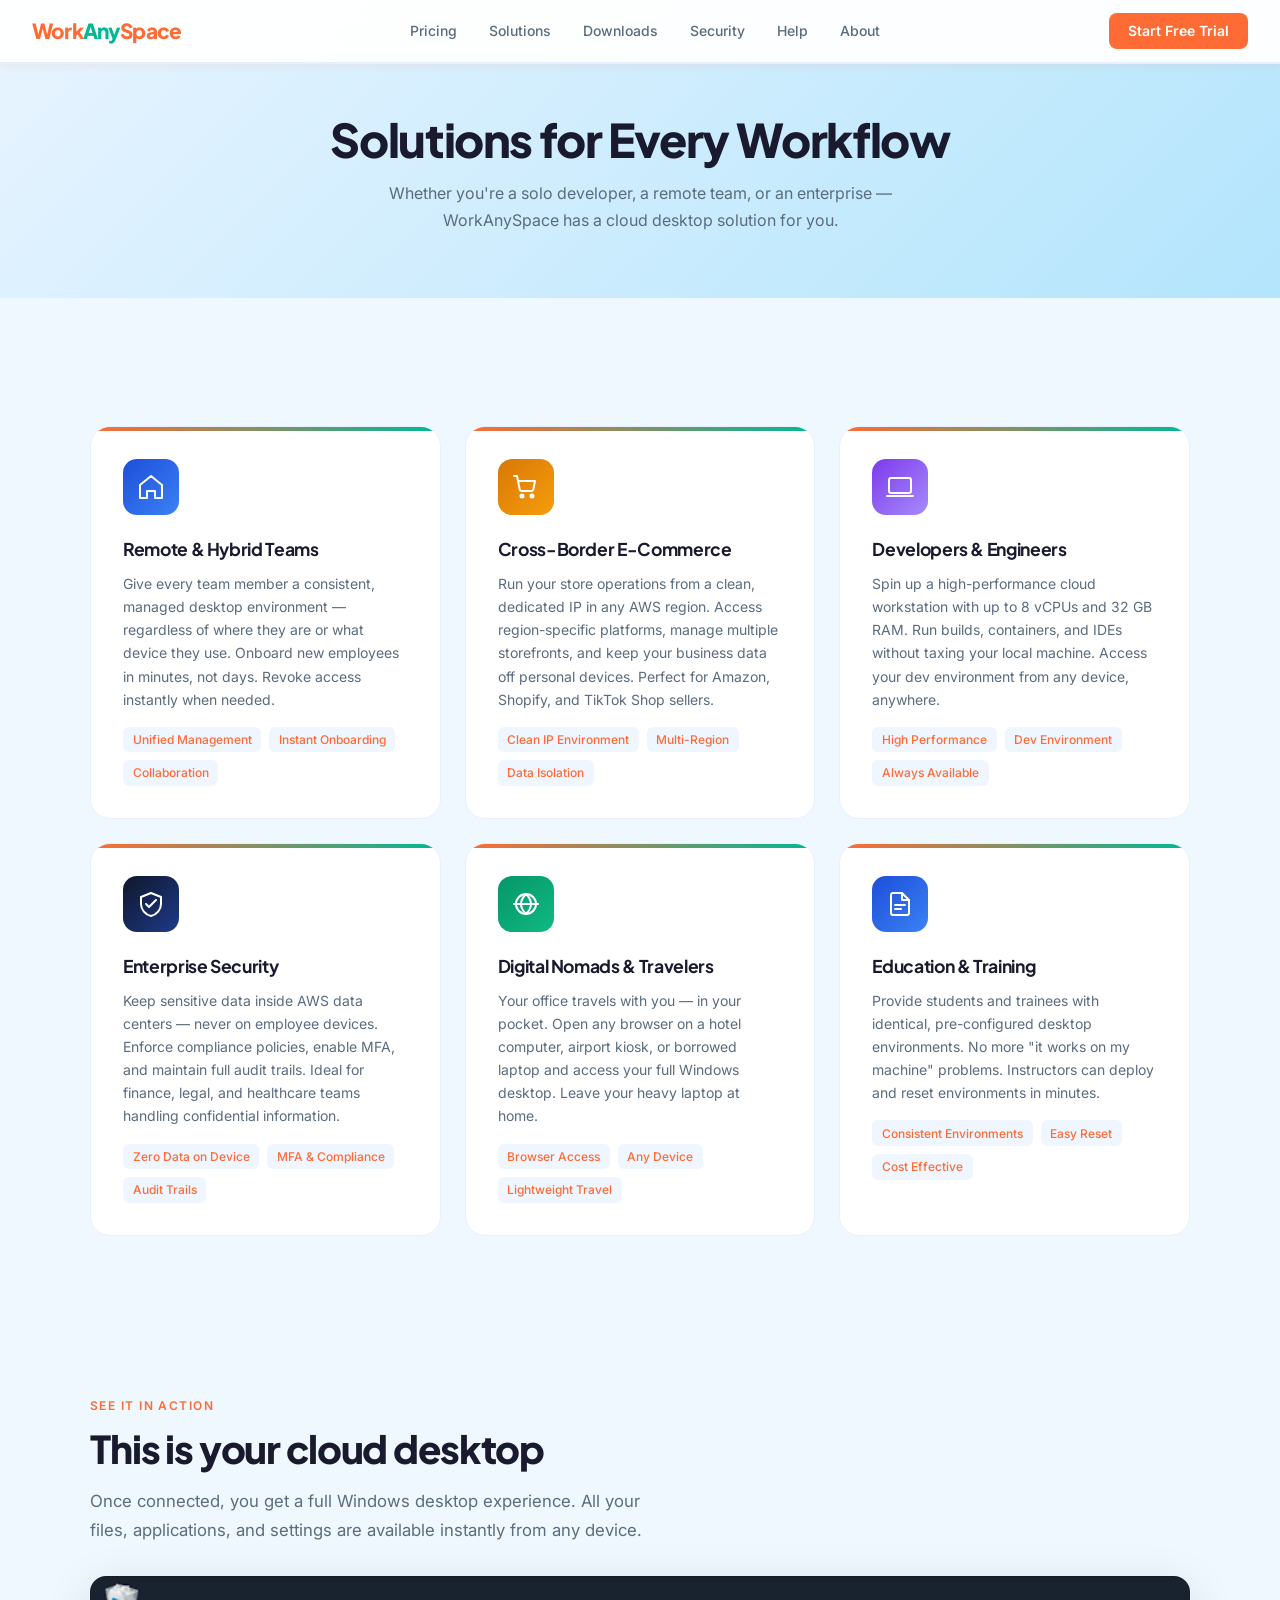
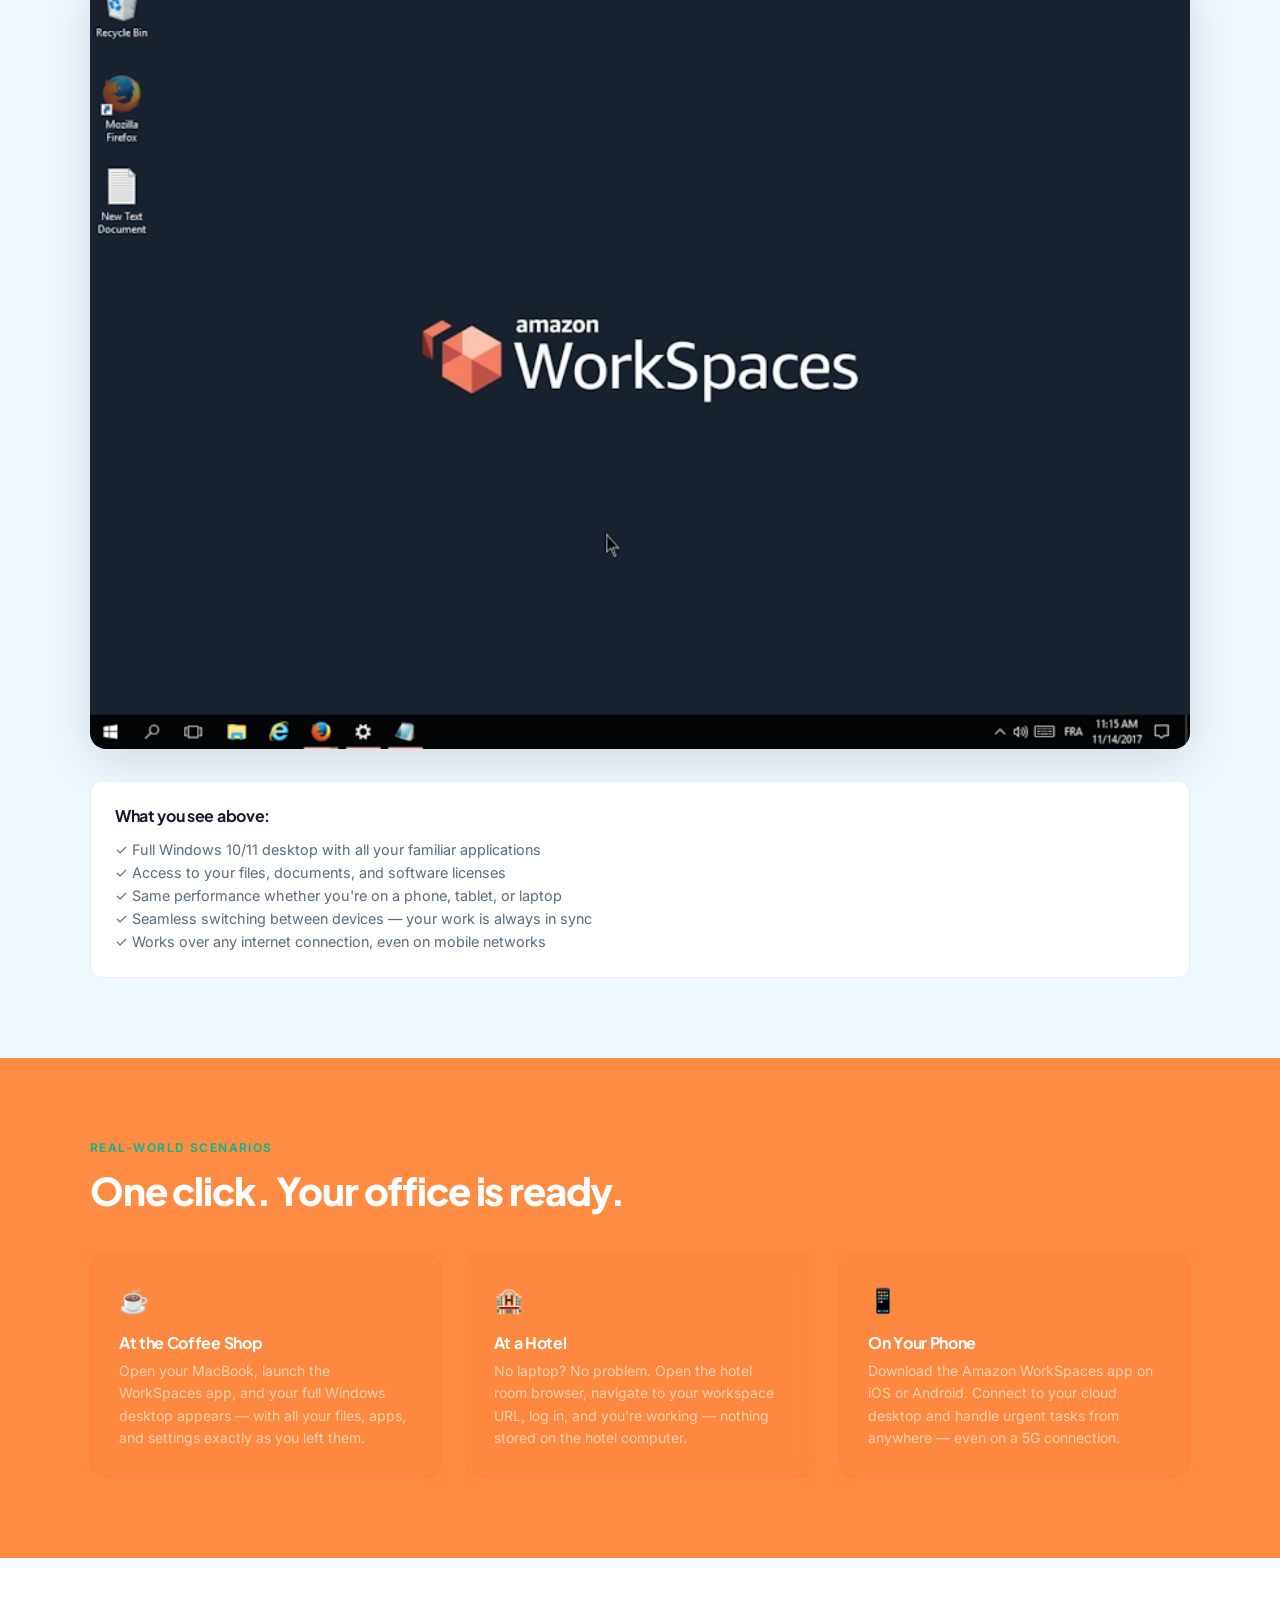
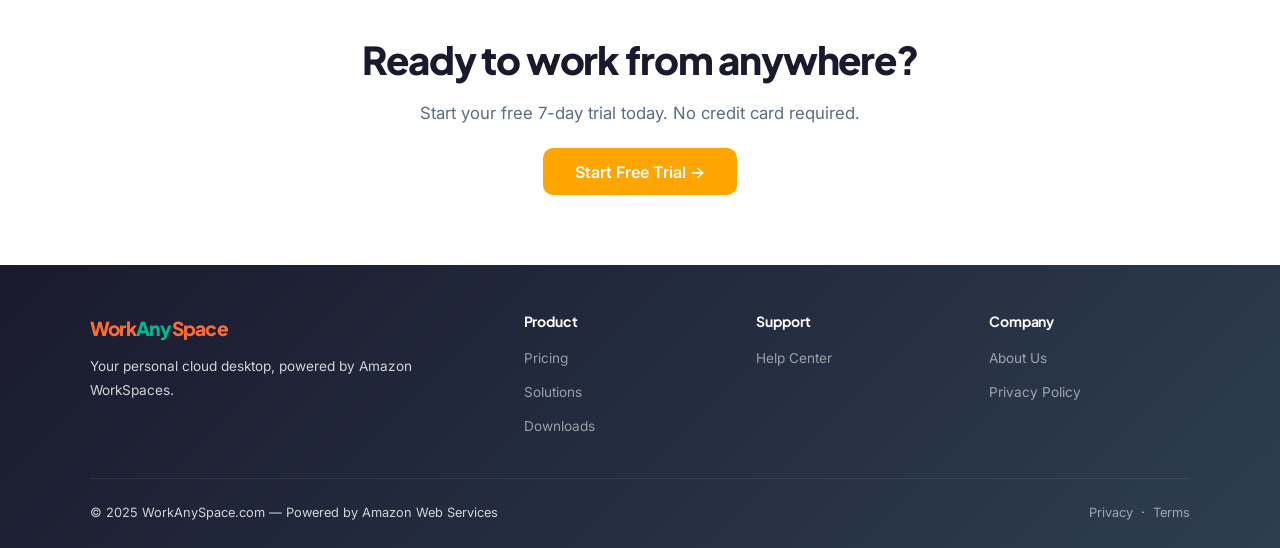
<file: solutions.html>
<!DOCTYPE html>
<html lang="en">
<head>
  <meta charset="UTF-8" />
  <meta name="viewport" content="width=device-width, initial-scale=1.0" />
  <title>Solutions – WorkAnySpace | Cloud Desktop for Remote Teams, Developers & Business</title>
  <meta name="description" content="WorkAnySpace cloud desktops for remote teams, developers, cross-border e-commerce, digital nomads, and enterprise security. Powered by Amazon WorkSpaces." />
  <link rel="canonical" href="https://www.workanyspace.com/solutions.html" />
  <link rel="icon" type="image/svg+xml" href="data:image/svg+xml,<svg xmlns='http://www.w3.org/2000/svg' viewBox='0 0 32 32'><rect width='32' height='32' rx='8' fill='%231D4ED8'/><text x='50%25' y='54%25' dominant-baseline='middle' text-anchor='middle' font-size='18' font-family='Arial' font-weight='bold' fill='white'>W</text></svg>" />

  <!-- Open Graph / Facebook -->
  <meta property="og:type" content="website" />
  <meta property="og:url" content="https://www.workanyspace.com/solutions.html" />
  <meta property="og:title" content="Solutions – WorkAnySpace | Cloud Desktop for Remote Teams, Developers & Business" />
  <meta property="og:description" content="WorkAnySpace cloud desktops for remote teams, developers, cross-border e-commerce, digital nomads, and enterprise security." />
  <meta property="og:image" content="https://www.workanyspace.com/workspace-sample.webp" />
  <meta property="og:site_name" content="WorkAnySpace" />

  <!-- Twitter Card -->
  <meta name="twitter:card" content="summary_large_image" />
  <meta name="twitter:title" content="Solutions – WorkAnySpace | Cloud Desktop for Remote Teams & Developers" />
  <meta name="twitter:description" content="WorkAnySpace cloud desktops for remote teams, developers, cross-border e-commerce, digital nomads, and enterprise security." />
  <meta name="twitter:image" content="https://www.workanyspace.com/workspace-sample.webp" />

  <link rel="stylesheet" href="styles.css" />
  <!-- Google tag (gtag.js) -->
  <script async src="https://www.googletagmanager.com/gtag/js?id=G-0SPVFYB1VT"></script>
  <script>
    window.dataLayer = window.dataLayer || [];
    function gtag(){dataLayer.push(arguments);}
    gtag('js', new Date());
    gtag('config', 'G-0SPVFYB1VT');
  </script>
</head>
<body>

<nav>
  <a href="index.html" class="nav-logo">Work<span>Any</span>Space</a>
  <ul class="nav-links">
    <li><a href="pricing.html">Pricing</a></li>
    <li><a href="solutions.html">Solutions</a></li>
    <li><a href="downloads.html">Downloads</a></li>
    <li><a href="security.html">Security</a></li>
    <li><a href="help.html">Help</a></li>
    <li><a href="about.html">About</a></li>
  </ul>
  <div class="nav-actions">
    <a href="pricing.html" class="btn-primary">Start Free Trial</a>
  </div>
</nav>

<div class="page-hero">
  <h1>Solutions for Every Workflow</h1>
  <p>Whether you're a solo developer, a remote team, or an enterprise — WorkAnySpace has a cloud desktop solution for you.</p>
</div>

<!-- SOLUTIONS -->
<section style="background: var(--bg-light);">
  <div class="section-inner">
    <div class="solutions-grid">

      <div class="solution-card">
        <div class="solution-icon"><div class="icon"><svg viewBox="0 0 28 28" fill="none" stroke="#fff" stroke-width="2" stroke-linecap="round" stroke-linejoin="round"><path d="M3 12L14 3l11 9v13H18v-7h-8v7H3z"/></svg></div></div>
        <h3>Remote & Hybrid Teams</h3>
        <p>Give every team member a consistent, managed desktop environment — regardless of where they are or what device they use. Onboard new employees in minutes, not days. Revoke access instantly when needed.</p>
        <div class="solution-tags">
          <span class="tag">Unified Management</span>
          <span class="tag">Instant Onboarding</span>
          <span class="tag">Collaboration</span>
        </div>
      </div>

      <div class="solution-card">
        <div class="solution-icon"><div class="icon icon-orange"><svg viewBox="0 0 28 28" fill="none" stroke="#fff" stroke-width="2" stroke-linecap="round" stroke-linejoin="round"><path d="M2 3h3l2.7 13.4a2 2 0 002 1.6h9.7a2 2 0 002-1.6L23 8H7"/><circle cx="10" cy="23" r="1.5" fill="#fff"/><circle cx="20" cy="23" r="1.5" fill="#fff"/></svg></div></div>
        <h3>Cross-Border E-Commerce</h3>
        <p>Run your store operations from a clean, dedicated IP in any AWS region. Access region-specific platforms, manage multiple storefronts, and keep your business data off personal devices. Perfect for Amazon, Shopify, and TikTok Shop sellers.</p>
        <div class="solution-tags">
          <span class="tag">Clean IP Environment</span>
          <span class="tag">Multi-Region</span>
          <span class="tag">Data Isolation</span>
        </div>
      </div>

      <div class="solution-card">
        <div class="solution-icon"><div class="icon icon-purple"><svg viewBox="0 0 28 28" fill="none" stroke="#fff" stroke-width="2" stroke-linecap="round" stroke-linejoin="round"><rect x="3" y="5" width="22" height="15" rx="2"/><path d="M1 23h26"/><path d="M10 20h8"/></svg></div></div>
        <h3>Developers & Engineers</h3>
        <p>Spin up a high-performance cloud workstation with up to 8 vCPUs and 32 GB RAM. Run builds, containers, and IDEs without taxing your local machine. Access your dev environment from any device, anywhere.</p>
        <div class="solution-tags">
          <span class="tag">High Performance</span>
          <span class="tag">Dev Environment</span>
          <span class="tag">Always Available</span>
        </div>
      </div>

      <div class="solution-card">
        <div class="solution-icon"><div class="icon icon-dark"><svg viewBox="0 0 28 28" fill="none" stroke="#fff" stroke-width="2" stroke-linecap="round" stroke-linejoin="round"><path d="M14 3L4 7v7c0 5.5 4.3 10.7 10 12 5.7-1.3 10-6.5 10-12V7L14 3z"/><polyline points="9,14 12,17 19,10"/></svg></div></div>
        <h3>Enterprise Security</h3>
        <p>Keep sensitive data inside AWS data centers — never on employee devices. Enforce compliance policies, enable MFA, and maintain full audit trails. Ideal for finance, legal, and healthcare teams handling confidential information.</p>
        <div class="solution-tags">
          <span class="tag">Zero Data on Device</span>
          <span class="tag">MFA & Compliance</span>
          <span class="tag">Audit Trails</span>
        </div>
      </div>

      <div class="solution-card">
        <div class="solution-icon"><div class="icon icon-green"><svg viewBox="0 0 28 28" fill="none" stroke="#fff" stroke-width="2" stroke-linecap="round" stroke-linejoin="round"><circle cx="14" cy="14" r="10"/><path d="M2 14h24M14 4c-3 3-5 6-5 10s2 7 5 10M14 4c3 3 5 6 5 10s-2 7-5 10"/></svg></div></div>
        <h3>Digital Nomads & Travelers</h3>
        <p>Your office travels with you — in your pocket. Open any browser on a hotel computer, airport kiosk, or borrowed laptop and access your full Windows desktop. Leave your heavy laptop at home.</p>
        <div class="solution-tags">
          <span class="tag">Browser Access</span>
          <span class="tag">Any Device</span>
          <span class="tag">Lightweight Travel</span>
        </div>
      </div>

      <div class="solution-card">
        <div class="solution-icon"><div class="icon"><svg viewBox="0 0 28 28" fill="none" stroke="#fff" stroke-width="2" stroke-linecap="round" stroke-linejoin="round"><path d="M16 3H7a2 2 0 00-2 2v18a2 2 0 002 2h14a2 2 0 002-2V10z"/><polyline points="16,3 16,10 23,10"/><line x1="9" y1="15" x2="19" y2="15"/><line x1="9" y1="19" x2="15" y2="19"/></svg></div></div>
        <h3>Education & Training</h3>
        <p>Provide students and trainees with identical, pre-configured desktop environments. No more "it works on my machine" problems. Instructors can deploy and reset environments in minutes.</p>
        <div class="solution-tags">
          <span class="tag">Consistent Environments</span>
          <span class="tag">Easy Reset</span>
          <span class="tag">Cost Effective</span>
        </div>
      </div>

    </div>
  </div>
</section>

<!-- WORKSPACE EXAMPLE -->
<section style="background: var(--bg-light);">
  <div class="section-inner">
    <div class="section-label">See It In Action</div>
    <h2 class="section-title">This is your cloud desktop</h2>
    <p class="section-sub">Once connected, you get a full Windows desktop experience. All your files, applications, and settings are available instantly from any device.</p>
    <div style="margin-top:2rem; border-radius:16px; overflow:hidden; box-shadow:0 12px 48px rgba(0,0,0,0.12);">
      <img src="workspace-sample.webp" alt="WorkAnySpace Cloud Desktop Example – Full Windows Desktop in Browser" width="1200" height="750" style="width:100%; height:auto; display:block;" />
    </div>
    <div style="margin-top:2rem; background:#fff; border:1px solid var(--border); border-radius:12px; padding:1.5rem;">
      <h3 style="font-size:1rem; font-weight:700; margin-bottom:0.75rem; color:var(--text-dark);">What you see above:</h3>
      <ul style="list-style:none; color:var(--text-muted); font-size:0.9rem; line-height:1.8;">
        <li>✓ Full Windows 10/11 desktop with all your familiar applications</li>
        <li>✓ Access to your files, documents, and software licenses</li>
        <li>✓ Same performance whether you're on a phone, tablet, or laptop</li>
        <li>✓ Seamless switching between devices — your work is always in sync</li>
        <li>✓ Works over any internet connection, even on mobile networks</li>
      </ul>
    </div>
  </div>
</section>

<!-- SCENARIO SHOWCASE -->
<section style="background: var(--primary-dark);">
  <div class="section-inner">
    <div class="section-label" style="color: var(--accent-green);">Real-World Scenarios</div>
    <h2 class="section-title" style="color:#fff;">One click. Your office is ready.</h2>
    <div style="display:grid; grid-template-columns: repeat(auto-fit, minmax(280px,1fr)); gap:1.5rem; margin-top:2.5rem;">
      <div style="background:var(--glass-bg); border:1px solid var(--glass-border); border-radius:16px; padding:1.75rem; backdrop-filter:blur(8px);">
        <div style="font-size:1.5rem; margin-bottom:0.75rem;">☕</div>
        <h3 style="color:#fff; font-size:1rem; margin-bottom:0.5rem;">At the Coffee Shop</h3>
        <p style="color:rgba(255,255,255,0.6); font-size:0.875rem;">Open your MacBook, launch the WorkSpaces app, and your full Windows desktop appears — with all your files, apps, and settings exactly as you left them.</p>
      </div>
      <div style="background:var(--glass-bg); border:1px solid var(--glass-border); border-radius:16px; padding:1.75rem; backdrop-filter:blur(8px);">
        <div style="font-size:1.5rem; margin-bottom:0.75rem;">🏨</div>
        <h3 style="color:#fff; font-size:1rem; margin-bottom:0.5rem;">At a Hotel</h3>
        <p style="color:rgba(255,255,255,0.6); font-size:0.875rem;">No laptop? No problem. Open the hotel room browser, navigate to your workspace URL, log in, and you're working — nothing stored on the hotel computer.</p>
      </div>
      <div style="background:var(--glass-bg); border:1px solid var(--glass-border); border-radius:16px; padding:1.75rem; backdrop-filter:blur(8px);">
        <div style="font-size:1.5rem; margin-bottom:0.75rem;">📱</div>
        <h3 style="color:#fff; font-size:1rem; margin-bottom:0.5rem;">On Your Phone</h3>
        <p style="color:rgba(255,255,255,0.6); font-size:0.875rem;">Download the Amazon WorkSpaces app on iOS or Android. Connect to your cloud desktop and handle urgent tasks from anywhere — even on a 5G connection.</p>
      </div>
    </div>
  </div>
</section>

<!-- CTA -->
<section style="background: var(--bg-white); text-align:center;">
  <div class="section-inner">
    <h2 class="section-title">Ready to work from anywhere?</h2>
    <p class="section-sub" style="margin: 0 auto 2rem;">Start your free 7-day trial today. No credit card required.</p>
    <a href="pricing.html" class="btn-primary btn-large btn-orange">Start Free Trial →</a>
  </div>
</section>

<footer>
  <div class="footer-grid">
    <div class="footer-brand">
      <a href="index.html" class="nav-logo">Work<span>Any</span>Space</a>
      <p>Your personal cloud desktop, powered by Amazon WorkSpaces.</p>
    </div>
    <div class="footer-col"><h4>Product</h4><ul>
      <li><a href="pricing.html">Pricing</a></li>
      <li><a href="solutions.html">Solutions</a></li>
      <li><a href="downloads.html">Downloads</a></li>
    </ul></div>
    <div class="footer-col"><h4>Support</h4><ul>
      <li><a href="help.html">Help Center</a></li>
    </ul></div>
    <div class="footer-col"><h4>Company</h4><ul>
      <li><a href="about.html">About Us</a></li>
      <li><a href="privacy.html">Privacy Policy</a></li>
    </ul></div>
  </div>
  <div class="footer-bottom">
    <span>© 2025 WorkAnySpace.com — Powered by Amazon Web Services</span>
    <span><a href="privacy.html">Privacy</a> &nbsp;·&nbsp; <a href="terms.html">Terms</a></span>
  </div>
</footer>

<script>
  (function(d,t) {
    var BASE_URL="https://app.chatwoot.com";
    var g=d.createElement(t),s=d.getElementsByTagName(t)[0];
    g.src=BASE_URL+"/packs/js/sdk.js";
    g.async = true;
    s.parentNode.insertBefore(g,s);
    g.onload=function(){
      window.chatwootSDK.run({
        websiteToken: 'YqMaUxyNu1opMcPJSpZGg3Go',
        baseUrl: BASE_URL
      })
    }
  })(document,"script");
</script>

</body>
</html>
</file>
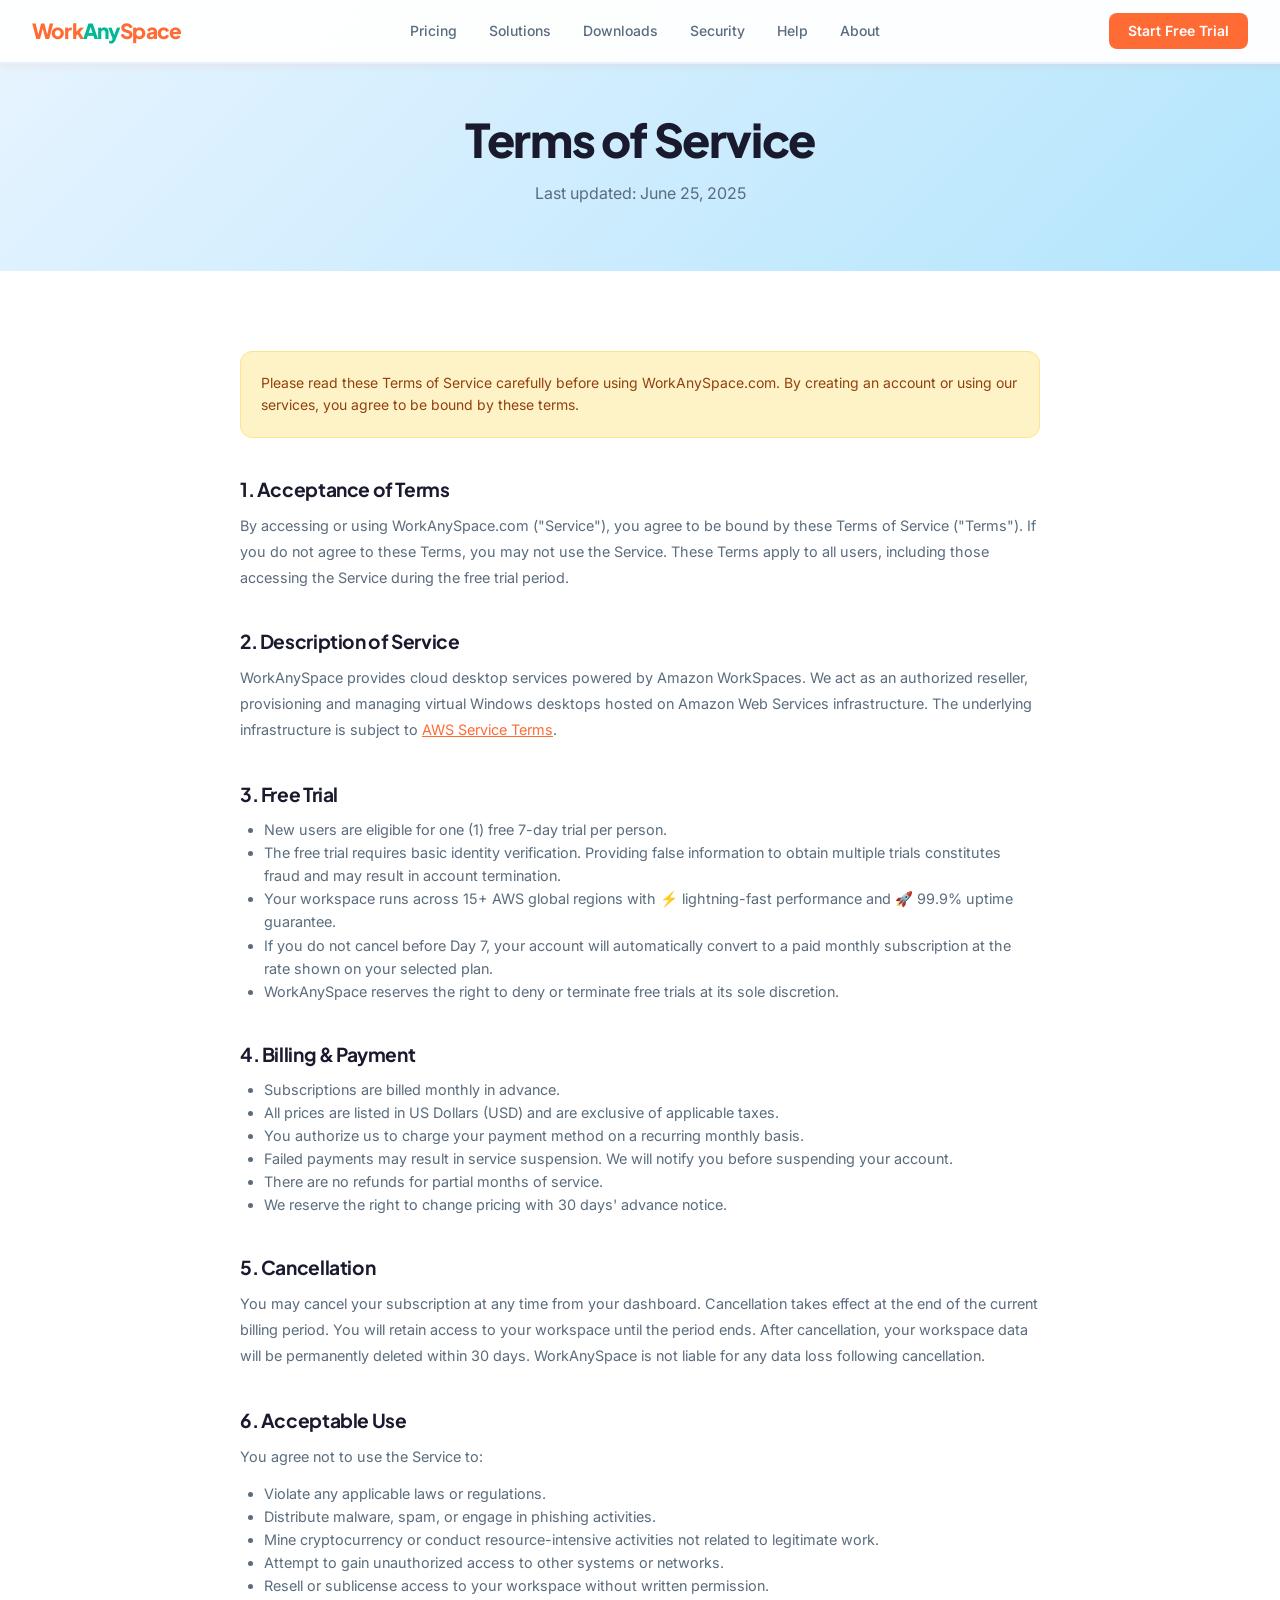
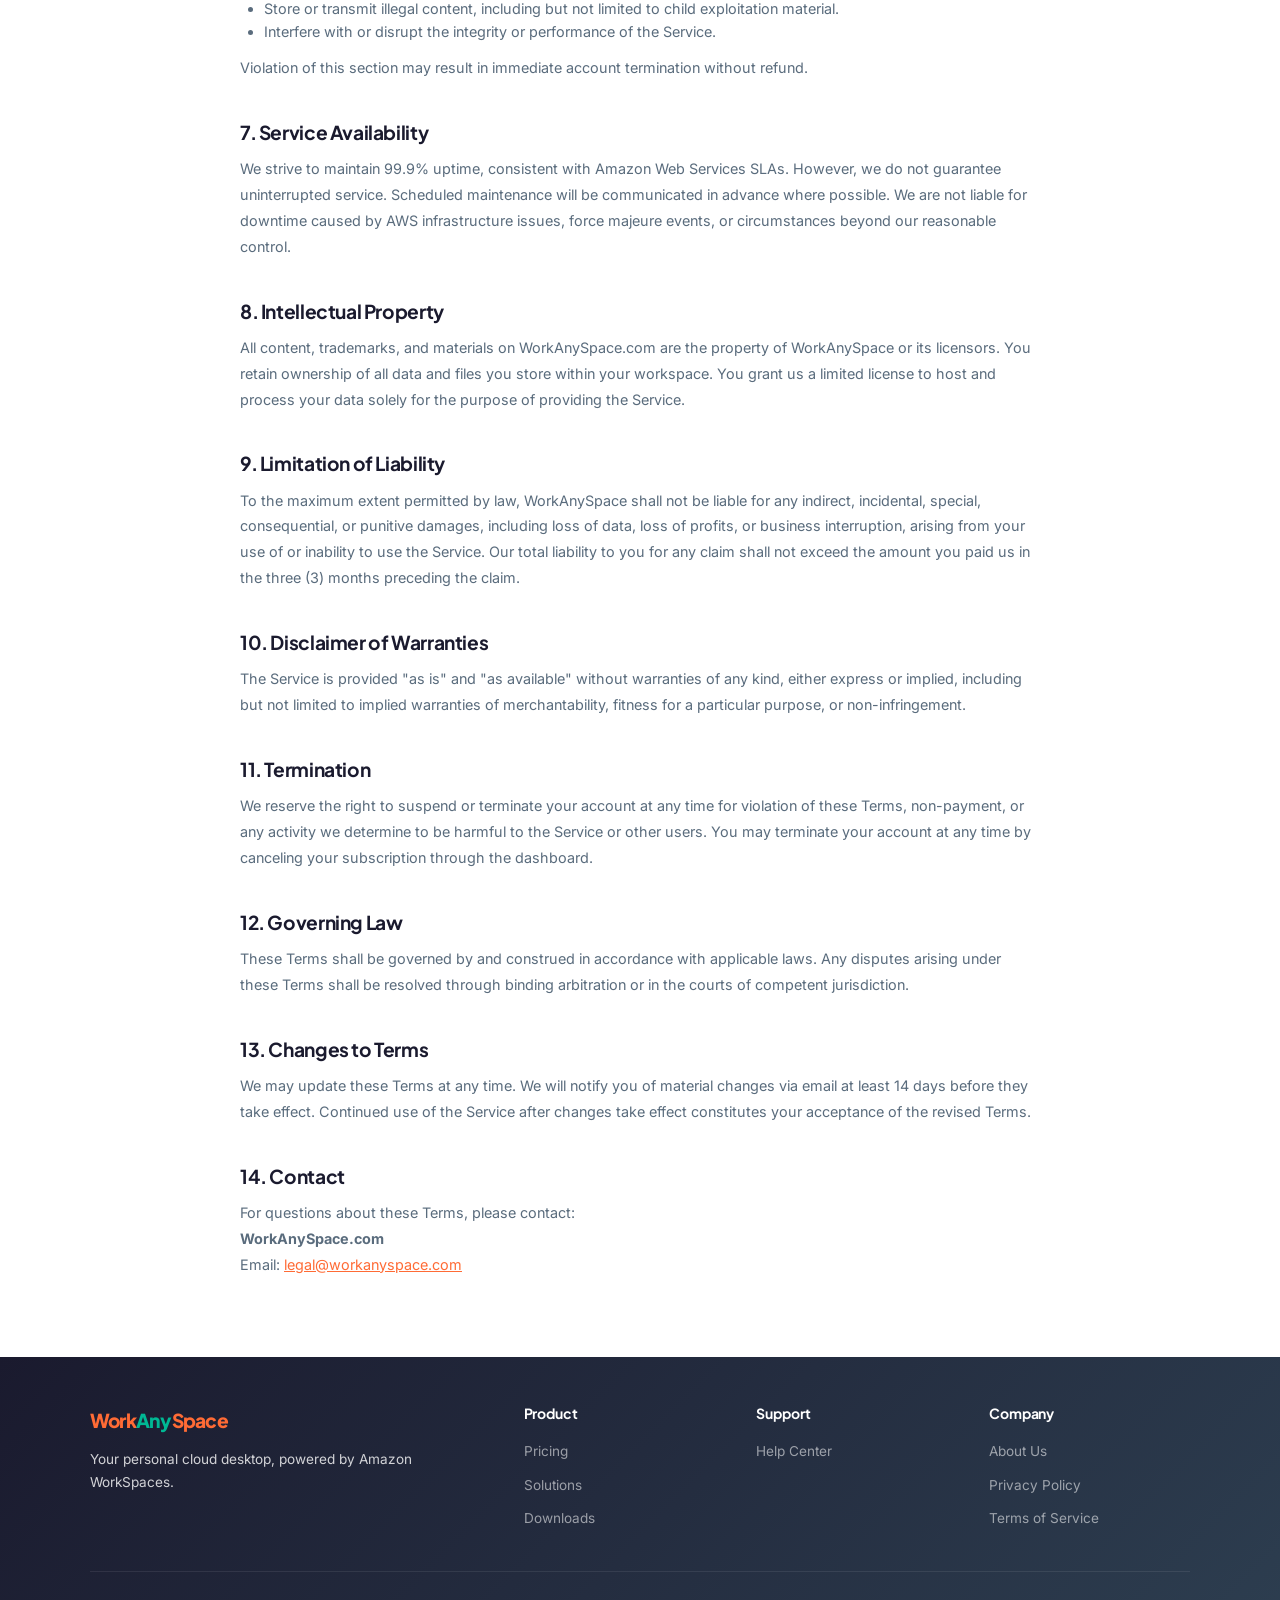
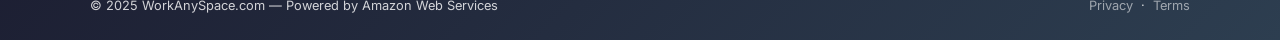
<file: terms.html>
<!DOCTYPE html>
<html lang="en">
<head>
  <meta charset="UTF-8" />
  <meta name="viewport" content="width=device-width, initial-scale=1.0" />
  <title>Terms of Service – WorkAnySpace</title>
  <link rel="canonical" href="https://www.workanyspace.com/terms.html" />
  <link rel="icon" type="image/svg+xml" href="data:image/svg+xml,<svg xmlns='http://www.w3.org/2000/svg' viewBox='0 0 32 32'><rect width='32' height='32' rx='8' fill='%231D4ED8'/><text x='50%25' y='54%25' dominant-baseline='middle' text-anchor='middle' font-size='18' font-family='Arial' font-weight='bold' fill='white'>W</text></svg>" />
  <meta name="description" content="WorkAnySpace Terms of Service — the rules and conditions governing use of our cloud desktop service." />
  <link rel="stylesheet" href="styles.css" />
  <!-- Google tag (gtag.js) -->
  <script async src="https://www.googletagmanager.com/gtag/js?id=G-0SPVFYB1VT"></script>
  <script>
    window.dataLayer = window.dataLayer || [];
    function gtag(){dataLayer.push(arguments);}
    gtag('js', new Date());
    gtag('config', 'G-0SPVFYB1VT');
  </script>
</head>
<body>

<nav>
  <a href="index.html" class="nav-logo">Work<span>Any</span>Space</a>
  <ul class="nav-links">
    <li><a href="pricing.html">Pricing</a></li>
    <li><a href="solutions.html">Solutions</a></li>
    <li><a href="downloads.html">Downloads</a></li>
    <li><a href="security.html">Security</a></li>
    <li><a href="help.html">Help</a></li>
    <li><a href="about.html">About</a></li>
  </ul>
  <div class="nav-actions">
    <a href="pricing.html" class="btn-primary">Start Free Trial</a>
  </div>
</nav>

<div class="page-hero">
  <h1>Terms of Service</h1>
  <p>Last updated: June 25, 2025</p>
</div>

<section style="background:var(--bg-white);">
  <div class="section-inner" style="max-width:800px;">

    <div style="background:#FEF3C7; border:1px solid #FDE68A; border-radius:12px; padding:1.25rem; margin-bottom:2.5rem; font-size:0.875rem; color:#92400E;">
      Please read these Terms of Service carefully before using WorkAnySpace.com. By creating an account or using our services, you agree to be bound by these terms.
    </div>

    <div style="display:flex; flex-direction:column; gap:2.5rem;">

      <div>
        <h2 style="font-size:1.2rem; font-weight:700; margin-bottom:0.75rem; color:var(--text-dark);">1. Acceptance of Terms</h2>
        <p style="font-size:0.9rem; color:var(--text-muted); line-height:1.8;">By accessing or using WorkAnySpace.com ("Service"), you agree to be bound by these Terms of Service ("Terms"). If you do not agree to these Terms, you may not use the Service. These Terms apply to all users, including those accessing the Service during the free trial period.</p>
      </div>

      <div>
        <h2 style="font-size:1.2rem; font-weight:700; margin-bottom:0.75rem; color:var(--text-dark);">2. Description of Service</h2>
        <p style="font-size:0.9rem; color:var(--text-muted); line-height:1.8;">WorkAnySpace provides cloud desktop services powered by Amazon WorkSpaces. We act as an authorized reseller, provisioning and managing virtual Windows desktops hosted on Amazon Web Services infrastructure. The underlying infrastructure is subject to <a href="https://aws.amazon.com/service-terms/" target="_blank" style="color:var(--primary);">AWS Service Terms</a>.</p>
      </div>

      <div>
        <h2 style="font-size:1.2rem; font-weight:700; margin-bottom:0.75rem; color:var(--text-dark);">3. Free Trial</h2>
        <ul style="font-size:0.9rem; color:var(--text-muted); line-height:1.8; padding-left:1.5rem;">
          <li>New users are eligible for one (1) free 7-day trial per person.</li>
          <li>The free trial requires basic identity verification. Providing false information to obtain multiple trials constitutes fraud and may result in account termination.</li>
          <li>Your workspace runs across 15+ AWS global regions with ⚡ lightning-fast performance and 🚀 99.9% uptime guarantee.</li>
          <li>If you do not cancel before Day 7, your account will automatically convert to a paid monthly subscription at the rate shown on your selected plan.</li>
          <li>WorkAnySpace reserves the right to deny or terminate free trials at its sole discretion.</li>
        </ul>
      </div>

      <div>
        <h2 style="font-size:1.2rem; font-weight:700; margin-bottom:0.75rem; color:var(--text-dark);">4. Billing & Payment</h2>
        <ul style="font-size:0.9rem; color:var(--text-muted); line-height:1.8; padding-left:1.5rem;">
          <li>Subscriptions are billed monthly in advance.</li>
          <li>All prices are listed in US Dollars (USD) and are exclusive of applicable taxes.</li>
          <li>You authorize us to charge your payment method on a recurring monthly basis.</li>
          <li>Failed payments may result in service suspension. We will notify you before suspending your account.</li>
          <li>There are no refunds for partial months of service.</li>
          <li>We reserve the right to change pricing with 30 days' advance notice.</li>
        </ul>
      </div>

      <div>
        <h2 style="font-size:1.2rem; font-weight:700; margin-bottom:0.75rem; color:var(--text-dark);">5. Cancellation</h2>
        <p style="font-size:0.9rem; color:var(--text-muted); line-height:1.8;">You may cancel your subscription at any time from your dashboard. Cancellation takes effect at the end of the current billing period. You will retain access to your workspace until the period ends. After cancellation, your workspace data will be permanently deleted within 30 days. WorkAnySpace is not liable for any data loss following cancellation.</p>
      </div>

      <div>
        <h2 style="font-size:1.2rem; font-weight:700; margin-bottom:0.75rem; color:var(--text-dark);">6. Acceptable Use</h2>
        <p style="font-size:0.9rem; color:var(--text-muted); line-height:1.8; margin-bottom:0.75rem;">You agree not to use the Service to:</p>
        <ul style="font-size:0.9rem; color:var(--text-muted); line-height:1.8; padding-left:1.5rem;">
          <li>Violate any applicable laws or regulations.</li>
          <li>Distribute malware, spam, or engage in phishing activities.</li>
          <li>Mine cryptocurrency or conduct resource-intensive activities not related to legitimate work.</li>
          <li>Attempt to gain unauthorized access to other systems or networks.</li>
          <li>Resell or sublicense access to your workspace without written permission.</li>
          <li>Store or transmit illegal content, including but not limited to child exploitation material.</li>
          <li>Interfere with or disrupt the integrity or performance of the Service.</li>
        </ul>
        <p style="font-size:0.9rem; color:var(--text-muted); line-height:1.8; margin-top:0.75rem;">Violation of this section may result in immediate account termination without refund.</p>
      </div>

      <div>
        <h2 style="font-size:1.2rem; font-weight:700; margin-bottom:0.75rem; color:var(--text-dark);">7. Service Availability</h2>
        <p style="font-size:0.9rem; color:var(--text-muted); line-height:1.8;">We strive to maintain 99.9% uptime, consistent with Amazon Web Services SLAs. However, we do not guarantee uninterrupted service. Scheduled maintenance will be communicated in advance where possible. We are not liable for downtime caused by AWS infrastructure issues, force majeure events, or circumstances beyond our reasonable control.</p>
      </div>

      <div>
        <h2 style="font-size:1.2rem; font-weight:700; margin-bottom:0.75rem; color:var(--text-dark);">8. Intellectual Property</h2>
        <p style="font-size:0.9rem; color:var(--text-muted); line-height:1.8;">All content, trademarks, and materials on WorkAnySpace.com are the property of WorkAnySpace or its licensors. You retain ownership of all data and files you store within your workspace. You grant us a limited license to host and process your data solely for the purpose of providing the Service.</p>
      </div>

      <div>
        <h2 style="font-size:1.2rem; font-weight:700; margin-bottom:0.75rem; color:var(--text-dark);">9. Limitation of Liability</h2>
        <p style="font-size:0.9rem; color:var(--text-muted); line-height:1.8;">To the maximum extent permitted by law, WorkAnySpace shall not be liable for any indirect, incidental, special, consequential, or punitive damages, including loss of data, loss of profits, or business interruption, arising from your use of or inability to use the Service. Our total liability to you for any claim shall not exceed the amount you paid us in the three (3) months preceding the claim.</p>
      </div>

      <div>
        <h2 style="font-size:1.2rem; font-weight:700; margin-bottom:0.75rem; color:var(--text-dark);">10. Disclaimer of Warranties</h2>
        <p style="font-size:0.9rem; color:var(--text-muted); line-height:1.8;">The Service is provided "as is" and "as available" without warranties of any kind, either express or implied, including but not limited to implied warranties of merchantability, fitness for a particular purpose, or non-infringement.</p>
      </div>

      <div>
        <h2 style="font-size:1.2rem; font-weight:700; margin-bottom:0.75rem; color:var(--text-dark);">11. Termination</h2>
        <p style="font-size:0.9rem; color:var(--text-muted); line-height:1.8;">We reserve the right to suspend or terminate your account at any time for violation of these Terms, non-payment, or any activity we determine to be harmful to the Service or other users. You may terminate your account at any time by canceling your subscription through the dashboard.</p>
      </div>

      <div>
        <h2 style="font-size:1.2rem; font-weight:700; margin-bottom:0.75rem; color:var(--text-dark);">12. Governing Law</h2>
        <p style="font-size:0.9rem; color:var(--text-muted); line-height:1.8;">These Terms shall be governed by and construed in accordance with applicable laws. Any disputes arising under these Terms shall be resolved through binding arbitration or in the courts of competent jurisdiction.</p>
      </div>

      <div>
        <h2 style="font-size:1.2rem; font-weight:700; margin-bottom:0.75rem; color:var(--text-dark);">13. Changes to Terms</h2>
        <p style="font-size:0.9rem; color:var(--text-muted); line-height:1.8;">We may update these Terms at any time. We will notify you of material changes via email at least 14 days before they take effect. Continued use of the Service after changes take effect constitutes your acceptance of the revised Terms.</p>
      </div>

      <div>
        <h2 style="font-size:1.2rem; font-weight:700; margin-bottom:0.75rem; color:var(--text-dark);">14. Contact</h2>
        <p style="font-size:0.9rem; color:var(--text-muted); line-height:1.8;">For questions about these Terms, please contact:<br/>
        <strong>WorkAnySpace.com</strong><br/>
        Email: <a href="mailto:legal@workanyspace.com" style="color:var(--primary);">legal@workanyspace.com</a></p>
      </div>

    </div>
  </div>
</section>

<footer>
  <div class="footer-grid">
    <div class="footer-brand">
      <a href="index.html" class="nav-logo">Work<span>Any</span>Space</a>
      <p>Your personal cloud desktop, powered by Amazon WorkSpaces.</p>
    </div>
    <div class="footer-col"><h4>Product</h4><ul>
      <li><a href="pricing.html">Pricing</a></li>
      <li><a href="solutions.html">Solutions</a></li>
      <li><a href="downloads.html">Downloads</a></li>
    </ul></div>
    <div class="footer-col"><h4>Support</h4><ul>
      <li><a href="help.html">Help Center</a></li>
    </ul></div>
    <div class="footer-col"><h4>Company</h4><ul>
      <li><a href="about.html">About Us</a></li>
      <li><a href="privacy.html">Privacy Policy</a></li>
      <li><a href="terms.html">Terms of Service</a></li>
    </ul></div>
  </div>
  <div class="footer-bottom">
    <span>© 2025 WorkAnySpace.com — Powered by Amazon Web Services</span>
    <span><a href="privacy.html">Privacy</a> &nbsp;·&nbsp; <a href="terms.html">Terms</a></span>
  </div>
</footer>

<script>
  (function(d,t) {
    var BASE_URL="https://app.chatwoot.com";
    var g=d.createElement(t),s=d.getElementsByTagName(t)[0];
    g.src=BASE_URL+"/packs/js/sdk.js";
    g.async = true;
    s.parentNode.insertBefore(g,s);
    g.onload=function(){
      window.chatwootSDK.run({
        websiteToken: 'YqMaUxyNu1opMcPJSpZGg3Go',
        baseUrl: BASE_URL
      })
    }
  })(document,"script");
</script>

</body>
</html>
</file>
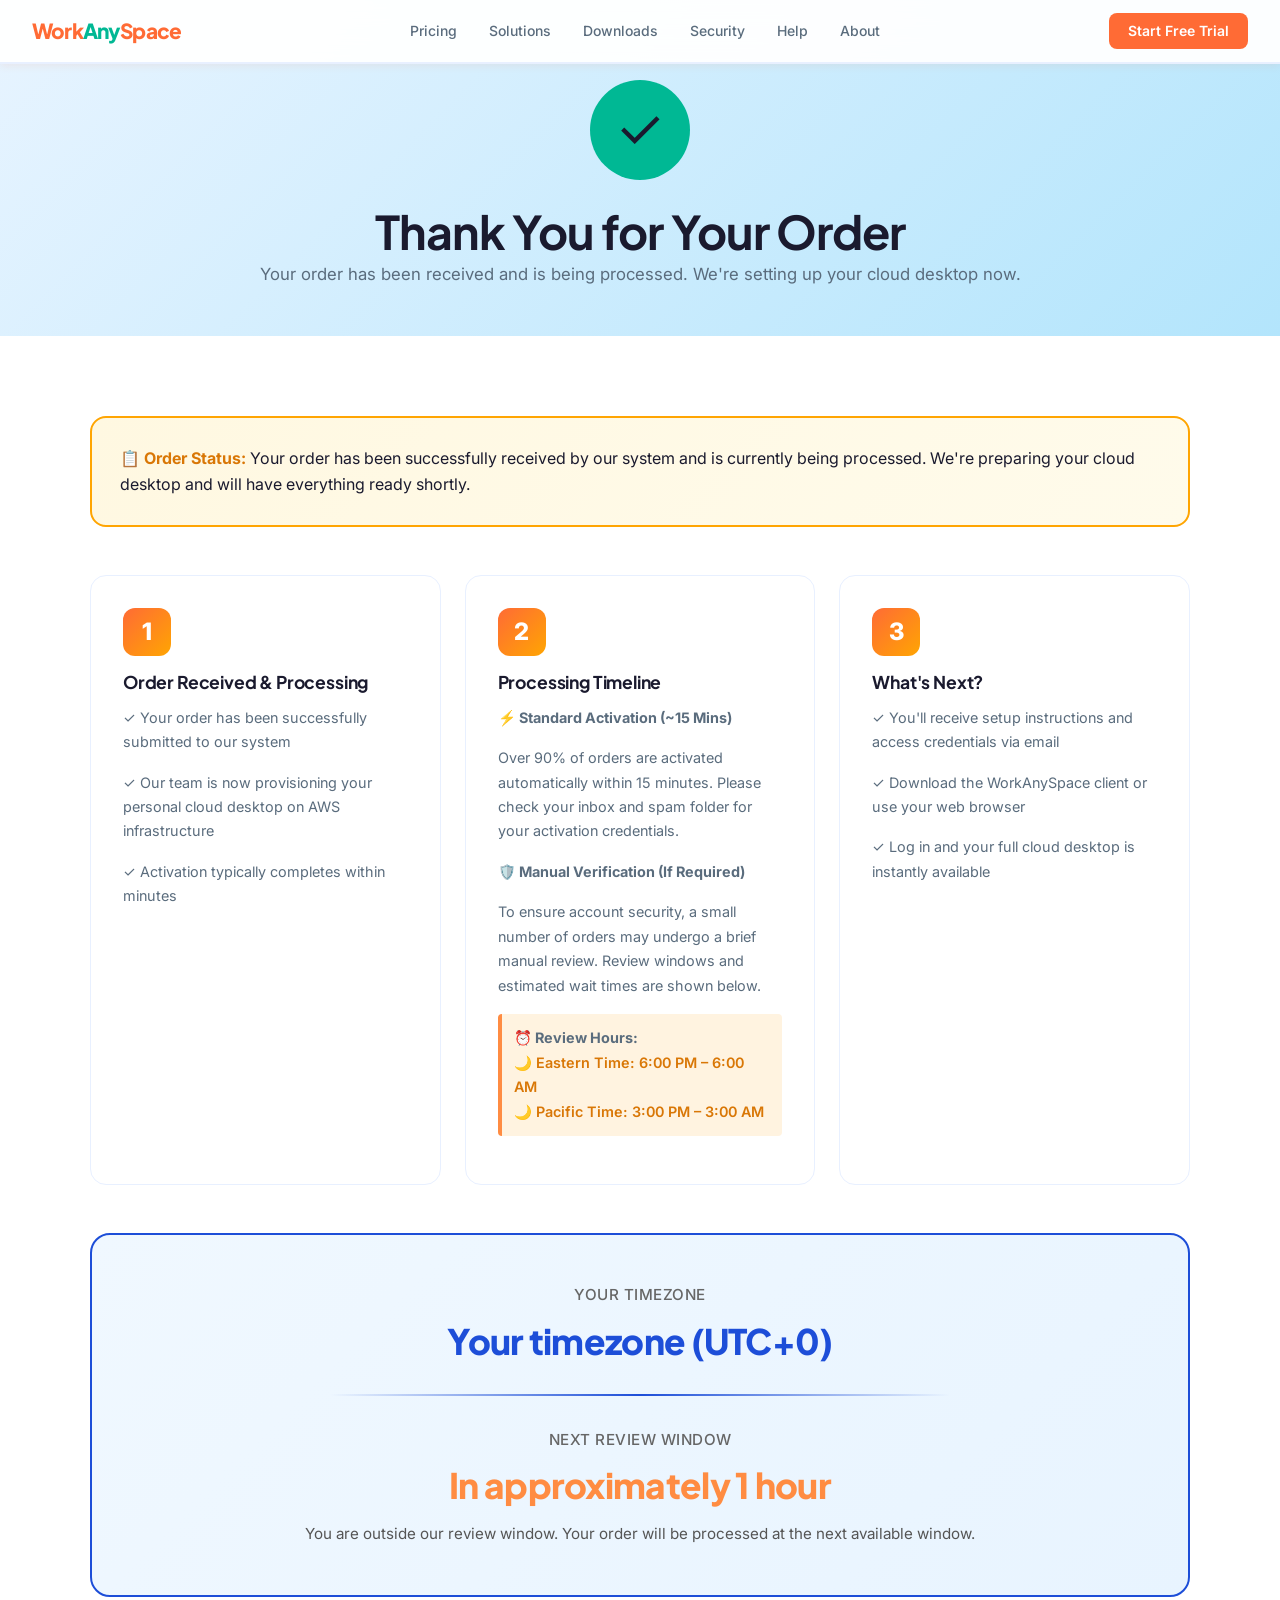
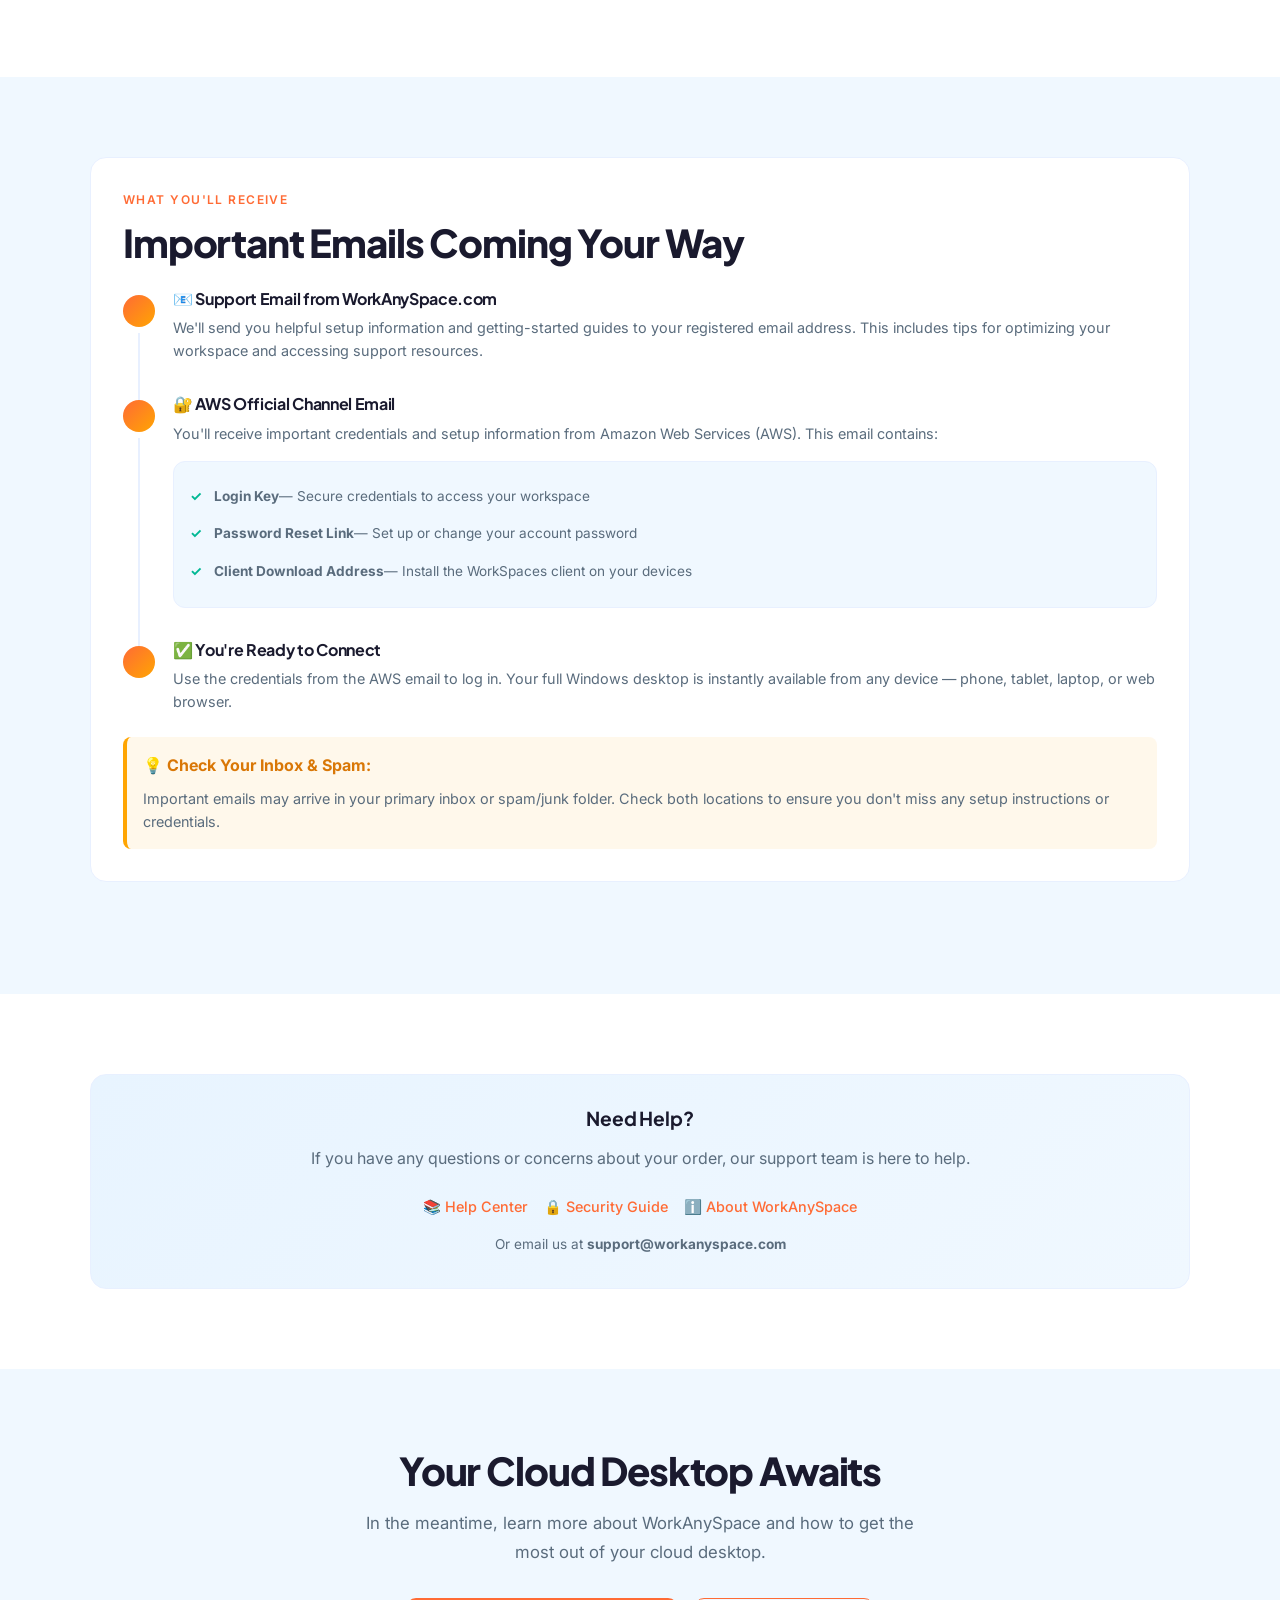
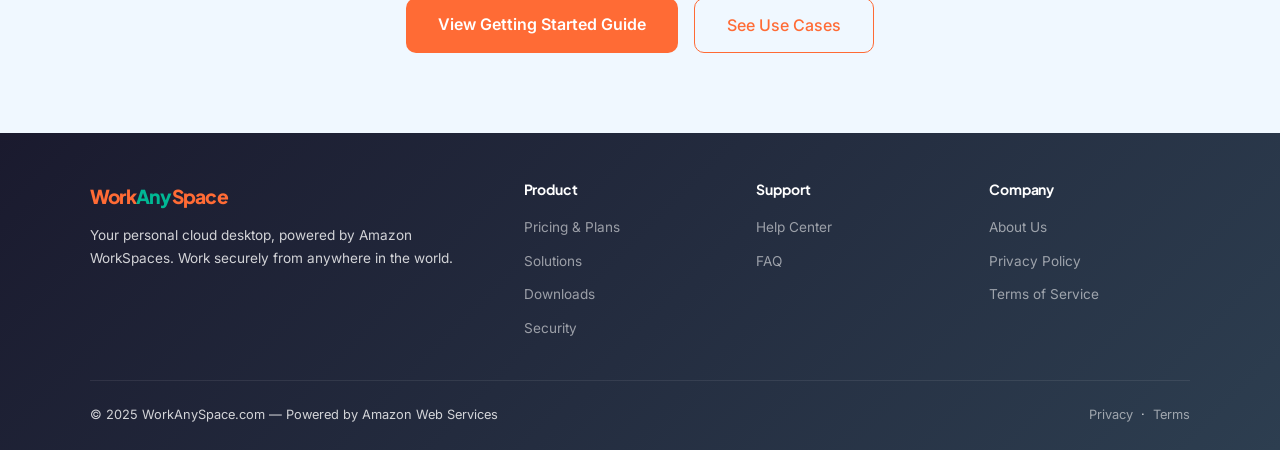
<file: thankyou-example.html>
<!DOCTYPE html>
<html lang="en">
<head>
  <meta charset="UTF-8" />
  <meta name="viewport" content="width=device-width, initial-scale=1.0" />
  <title>Order Confirmed – WorkAnySpace</title>
  <meta name="description" content="Your order has been received and is being processed. Get access to your cloud desktop soon." />
  <link rel="canonical" href="https://www.workanyspace.com/thankyou.html" />
  <link rel="icon" type="image/svg+xml" href="data:image/svg+xml,<svg xmlns='http://www.w3.org/2000/svg' viewBox='0 0 32 32'><rect width='32' height='32' rx='8' fill='%231D4ED8'/><text x='50%25' y='54%25' dominant-baseline='middle' text-anchor='middle' font-size='18' font-family='Arial' font-weight='bold' fill='white'>W</text></svg>" />
  <link rel="stylesheet" href="styles.css" />
  <!-- Google tag (gtag.js) -->
  <script async src="https://www.googletagmanager.com/gtag/js?id=G-0SPVFYB1VT"></script>
  <script>
    window.dataLayer = window.dataLayer || [];
    function gtag(){dataLayer.push(arguments);}
    gtag('js', new Date());
    gtag('config', 'G-0SPVFYB1VT');
  </script>
  <style>
    .thankyou-hero {
      background: linear-gradient(135deg, #E8F4FF, #B3E5FC);
      padding: 5rem 2rem 3rem;
      text-align: center;
      box-sizing: border-box;
    }

    .checkmark-icon {
      width: 100px;
      height: 100px;
      background: var(--accent-green);
      border-radius: 50%;
      display: flex;
      align-items: center;
      justify-content: center;
      margin: 0 auto 1.5rem;
      font-size: 56px;
      animation: bounce 0.6s ease-out;
    }

    @keyframes bounce {
      0% { transform: scale(0.3); opacity: 0; }
      50% { transform: scale(1.1); }
      100% { transform: scale(1); opacity: 1; }
    }

    .thankyou-hero h1 {
      font-size: clamp(1.9rem, 4vw, 2.9rem);
    }

    .thankyou-hero p {
      margin: 0 auto;
      max-width: 100%;
      color: var(--text-muted);
      font-size: 1.05rem;
      line-height: 1.7;
    }

    .status-grid {
      display: grid;
      grid-template-columns: repeat(auto-fit, minmax(300px, 1fr));
      gap: 1.5rem;
      margin-top: 3rem;
    }

    .status-item {
      background: var(--bg-white);
      border: 1px solid var(--border);
      border-radius: 16px;
      padding: 2rem;
      text-align: left;
      transition: transform 0.2s, box-shadow 0.2s;
    }

    .status-item:hover {
      transform: translateY(-4px);
      box-shadow: 0 12px 40px rgba(0, 0, 0, 0.08);
    }

    .status-item-number {
      display: inline-flex;
      align-items: center;
      justify-content: center;
      width: 48px;
      height: 48px;
      background: linear-gradient(135deg, #FF6B35, #FFA502);
      color: white;
      border-radius: 12px;
      font-size: 1.5rem;
      font-weight: 800;
      margin-bottom: 1rem;
    }

    .status-item h3 {
      font-size: 1.1rem;
      font-weight: 700;
      margin-bottom: 0.75rem;
      letter-spacing: -0.01em;
    }

    .status-item p {
      color: var(--text-muted);
      font-size: 0.9rem;
      line-height: 1.7;
      margin-bottom: 1rem;
    }

    .highlight-box {
      background: linear-gradient(135deg, #FFF8E1, #FFFBEB);
      border: 2px solid #FFA502;
      border-radius: 16px;
      padding: 1.75rem;
      margin-bottom: 2rem;
    }

    .highlight-box strong {
      color: #D97706;
      font-weight: 700;
    }

    .timeline-section {
      background: var(--bg-white);
      border: 1px solid var(--border);
      border-radius: 16px;
      padding: 2rem;
      margin-bottom: 2rem;
    }

    .timeline {
      position: relative;
      margin-top: 1.5rem;
    }

    .timeline-item {
      position: relative;
      padding-left: 50px;
      margin-bottom: 2rem;
    }

    .timeline-item:last-child {
      margin-bottom: 0;
    }

    .timeline-item::before {
      content: '';
      position: absolute;
      left: 0;
      top: 6px;
      width: 32px;
      height: 32px;
      background: linear-gradient(135deg, #FF6B35, #FFA502);
      border-radius: 50%;
      display: flex;
      align-items: center;
      justify-content: center;
    }

    .timeline-item:not(:last-child)::after {
      content: '';
      position: absolute;
      left: 15px;
      top: 44px;
      width: 2px;
      height: calc(100% + 16px);
      background: var(--border);
    }

    .timeline-item-content h4 {
      font-weight: 700;
      color: #1A1A2E;
      margin-bottom: 0.5rem;
      font-size: 1rem;
    }

    .timeline-item-content p {
      color: var(--text-muted);
      font-size: 0.9rem;
      line-height: 1.6;
    }

    .email-details {
      background: var(--bg-light);
      border: 1px solid var(--border);
      border-radius: 12px;
      padding: 1rem;
      margin-top: 1rem;
    }

    .email-details ul {
      list-style: none;
      margin: 0;
    }

    .email-details li {
      padding: 0.5rem 0;
      color: var(--text-muted);
      font-size: 0.85rem;
      display: flex;
      align-items: flex-start;
    }

    .email-details li::before {
      content: '✓';
      color: var(--accent-green);
      font-weight: 700;
      margin-right: 0.75rem;
      margin-top: 0px;
    }

    .warning-note {
      background: rgba(255, 165, 2, 0.08);
      border-left: 4px solid #FFA502;
      padding: 1rem;
      border-radius: 8px;
      margin-top: 1.5rem;
    }

    .warning-note strong {
      color: #D97706;
      font-weight: 700;
    }

    .warning-note p {
      color: var(--text-muted);
      font-size: 0.9rem;
      margin: 0.5rem 0 0;
    }

    .help-section {
      background: linear-gradient(135deg, #E8F4FF, #F0F8FF);
      border: 1px solid var(--border);
      border-radius: 16px;
      padding: 2rem;
      text-align: center;
    }

    .help-section h3 {
      font-size: 1.2rem;
      font-weight: 700;
      margin-bottom: 1rem;
      letter-spacing: -0.01em;
    }

    .help-links {
      display: flex;
      gap: 1rem;
      justify-content: center;
      flex-wrap: wrap;
      margin-bottom: 1rem;
    }

    .help-links a {
      color: var(--primary);
      text-decoration: none;
      font-weight: 500;
      font-size: 0.9rem;
      transition: color 0.2s;
    }

    .help-links a:hover {
      color: var(--primary-dark);
      text-decoration: underline;
    }

    @media (max-width: 768px) {
      .status-grid {
        grid-template-columns: 1fr;
      }

      .timeline-item {
        padding-left: 40px;
      }

      .timeline-item::before {
        width: 28px;
        height: 28px;
      }

      .help-links {
        flex-direction: column;
      }
    }
  </style>
</head>
<body>

<nav>
  <a href="index.html" class="nav-logo">Work<span>Any</span>Space</a>
  <ul class="nav-links">
    <li><a href="pricing.html">Pricing</a></li>
    <li><a href="solutions.html">Solutions</a></li>
    <li><a href="downloads.html">Downloads</a></li>
    <li><a href="security.html">Security</a></li>
    <li><a href="help.html">Help</a></li>
    <li><a href="about.html">About</a></li>
  </ul>
  <div class="nav-actions">
    <a href="pricing.html" class="btn-primary">Start Free Trial</a>
  </div>
</nav>

<!-- THANK YOU HERO -->
<section class="thankyou-hero">
  <div class="checkmark-icon">✓</div>
  <h1>Thank You for Your Order</h1>
  <p class="section-sub">Your order has been received and is being processed. We're setting up your cloud desktop now.</p>
</section>

<!-- KEY INFORMATION -->
<section style="background: var(--bg-white);">
  <div class="section-inner">
    <div class="highlight-box">
      <strong>📋 Order Status:</strong> Your order has been successfully received by our system and is currently being processed. We're preparing your cloud desktop and will have everything ready shortly.
    </div>

    <div class="status-grid">
      <div class="status-item">
        <div class="status-item-number">1</div>
        <h3>Order Received & Processing</h3>
        <p>✓ Your order has been successfully submitted to our system</p>
        <p>✓ Our team is now provisioning your personal cloud desktop on AWS infrastructure</p>
        <p>✓ Activation typically completes within minutes</p>
      </div>

      <div class="status-item">
        <div class="status-item-number">2</div>
        <h3>Processing Timeline</h3>
        <p><strong>⚡ Standard Activation (~15 Mins)</strong></p>
        <p style="margin-bottom: 1rem; font-size: 0.9rem;">Over 90% of orders are activated automatically within 15 minutes. Please check your inbox and spam folder for your activation credentials.</p>
        
        <p><strong>🛡️ Manual Verification (If Required)</strong></p>
        <p style="margin-bottom: 0.75rem; font-size: 0.9rem;">To ensure account security, a small number of orders may undergo a brief manual review. Review windows and estimated wait times are shown below.</p>
        
        <p style="margin: 1rem 0; padding: 0.75rem; background: #FFF3E0; border-left: 4px solid #FF8C42; border-radius: 4px; font-size: 0.9rem;">
          <strong>⏰ Review Hours:</strong><br/>
          <span style="color: #D97706; font-weight: 600;">🌙 Eastern Time: 6:00 PM – 6:00 AM</span><br/>
          <span style="color: #D97706; font-weight: 600;">🌙 Pacific Time: 3:00 PM – 3:00 AM</span>
        </p>
      </div>

      <div class="status-item">
        <div class="status-item-number">3</div>
        <h3>What's Next?</h3>
        <p>✓ You'll receive setup instructions and access credentials via email</p>
        <p>✓ Download the WorkAnySpace client or use your web browser</p>
        <p style="margin-bottom: 0;">✓ Log in and your full cloud desktop is instantly available</p>
      </div>
    </div>

    <!-- TIMEZONE & WAIT TIME MODULE -->
    <div style="background: linear-gradient(135deg, #F0F8FF, #E8F4FF); border: 2px solid #1D4ED8; border-radius: 20px; padding: 3rem 2rem; margin-top: 3rem; text-align: center;">
      <div id="timezone-module" style="display: flex; flex-direction: column; gap: 2rem;">
        <!-- Timezone Info -->
        <div>
          <p style="margin: 0; color: #666; font-size: 0.95rem; font-weight: 500; letter-spacing: 0.5px;">YOUR TIMEZONE</p>
          <h2 id="timezone-display" style="margin: 0.75rem 0 0; font-size: 2.2rem; font-weight: 800; color: #1D4ED8; letter-spacing: -0.02em;">Eastern Time (ET)</h2>
        </div>

        <!-- Divider -->
        <div style="height: 2px; background: linear-gradient(90deg, transparent, #1D4ED8, transparent); margin: 0 auto; width: 60%;"></div>

        <!-- Wait Time Info -->
        <div>
          <p id="wait-status-label" style="margin: 0; color: #666; font-size: 0.95rem; font-weight: 500; letter-spacing: 0.5px;">ESTIMATED WAIT TIME</p>
          <h2 id="wait-time-display" style="margin: 0.75rem 0 0; font-size: 2.2rem; font-weight: 800; color: #10B981; letter-spacing: -0.02em;">Within 1–2 hours</h2>
          <p id="wait-status-text" style="margin: 1rem 0 0; font-size: 0.95rem; color: #555; line-height: 1.6;">You are in our review window</p>
        </div>
      </div>
    </div>
  </div>
</section>

<!-- TIMELINE SECTION -->
<section style="background: var(--bg-light);">
  <div class="section-inner">
    <div class="timeline-section">
      <div class="section-label">What You'll Receive</div>
      <h2 class="section-title">Important Emails Coming Your Way</h2>

      <div class="timeline">
        <div class="timeline-item">
          <div class="timeline-item-content">
            <h4>📧 Support Email from WorkAnySpace.com</h4>
            <p>We'll send you helpful setup information and getting-started guides to your registered email address. This includes tips for optimizing your workspace and accessing support resources.</p>
          </div>
        </div>

        <div class="timeline-item">
          <div class="timeline-item-content">
            <h4>🔐 AWS Official Channel Email</h4>
            <p>You'll receive important credentials and setup information from Amazon Web Services (AWS). This email contains:</p>
            <div class="email-details">
              <ul>
                <li><strong>Login Key</strong> — Secure credentials to access your workspace</li>
                <li><strong>Password Reset Link</strong> — Set up or change your account password</li>
                <li><strong>Client Download Address</strong> — Install the WorkSpaces client on your devices</li>
              </ul>
            </div>
          </div>
        </div>

        <div class="timeline-item">
          <div class="timeline-item-content">
            <h4>✅ You're Ready to Connect</h4>
            <p>Use the credentials from the AWS email to log in. Your full Windows desktop is instantly available from any device — phone, tablet, laptop, or web browser.</p>
          </div>
        </div>
      </div>

      <div class="warning-note">
        <strong>💡 Check Your Inbox & Spam:</strong>
        <p>Important emails may arrive in your primary inbox or spam/junk folder. Check both locations to ensure you don't miss any setup instructions or credentials.</p>
      </div>
    </div>
  </div>
</section>

<!-- HELP SECTION -->
<section style="background: var(--bg-white);">
  <div class="section-inner">
    <div class="help-section">
      <h3>Need Help?</h3>
      <p style="color: var(--text-muted); margin-bottom: 1.5rem;">If you have any questions or concerns about your order, our support team is here to help.</p>
      <div class="help-links">
        <a href="help.html">📚 Help Center</a>
        <a href="security.html">🔒 Security Guide</a>
        <a href="about.html">ℹ️ About WorkAnySpace</a>
      </div>
      <p style="color: var(--text-muted); font-size: 0.85rem;">Or email us at <strong>support@workanyspace.com</strong></p>
    </div>
  </div>
</section>

<!-- CTA SECTION -->
<section style="background: var(--bg-light); text-align: center;">
  <div class="section-inner">
    <h2 class="section-title">Your Cloud Desktop Awaits</h2>
    <p class="section-sub" style="margin: 0 auto 2rem;">In the meantime, learn more about WorkAnySpace and how to get the most out of your cloud desktop.</p>
    <div style="display: flex; gap: 1rem; justify-content: center; flex-wrap: wrap;">
      <a href="help.html" class="btn-primary btn-large">View Getting Started Guide</a>
      <a href="solutions.html" class="btn-outline btn-large">See Use Cases</a>
    </div>
  </div>
</section>

<footer>
  <div class="footer-grid">
    <div class="footer-brand">
      <a href="index.html" class="nav-logo">Work<span>Any</span>Space</a>
      <p>Your personal cloud desktop, powered by Amazon WorkSpaces. Work securely from anywhere in the world.</p>
    </div>
    <div class="footer-col">
      <h4>Product</h4>
      <ul>
        <li><a href="pricing.html">Pricing & Plans</a></li>
        <li><a href="solutions.html">Solutions</a></li>
        <li><a href="downloads.html">Downloads</a></li>
        <li><a href="security.html">Security</a></li>
      </ul>
    </div>
    <div class="footer-col">
      <h4>Support</h4>
      <ul>
        <li><a href="help.html">Help Center</a></li>
        <li><a href="help.html#faq">FAQ</a></li>
      </ul>
    </div>
    <div class="footer-col">
      <h4>Company</h4>
      <ul>
        <li><a href="about.html">About Us</a></li>
        <li><a href="privacy.html">Privacy Policy</a></li>
        <li><a href="terms.html">Terms of Service</a></li>
      </ul>
    </div>
  </div>
  <div class="footer-bottom">
    <span>© 2025 WorkAnySpace.com — Powered by Amazon Web Services</span>
    <span><a href="privacy.html">Privacy</a> &nbsp;·&nbsp; <a href="terms.html">Terms</a></span>
  </div>
</footer>

<script>
  // 动态时区计算和显示
  function updateReviewTimeline() {
    // HKT 工作时间：07:00 - 19:00 (12 小时)
    const hktStart = 7;   // 7 AM HKT
    const hktEnd = 19;    // 7 PM HKT
    const hktOffset = 8;  // HKT 是 UTC+8
    
    // ET 和 PT 的对应审核时段
    // HKT 07:00-19:00 = ET 18:00-06:00 (6 PM - 6 AM) = PT 15:00-03:00 (3 PM - 3 AM)
    const etStart = 18;   // 6 PM ET
    const etEnd = 6;      // 6 AM ET (次日)
    const ptStart = 15;   // 3 PM PT
    const ptEnd = 3;      // 3 AM PT (次日)
    
    // 获取客户本地时区
    const timeZone = Intl.DateTimeFormat().resolvedOptions().timeZone;
    const now = new Date();
    
    // 获取客户时区的当前时间和 UTC 偏移
    const formatter = new Intl.DateTimeFormat('en-US', {
      timeZone: timeZone,
      year: 'numeric',
      month: '2-digit',
      day: '2-digit',
      hour: '2-digit',
      minute: '2-digit',
      second: '2-digit',
      hour12: false
    });
    
    const localDate = new Date(now.toLocaleString('en-US', { timeZone: timeZone }));
    const utcDate = new Date(now.toLocaleString('en-US', { timeZone: 'UTC' }));
    const localOffset = (localDate - utcDate) / (1000 * 60); // 分钟
    const localOffsetHours = localOffset / 60;
    
    // 计算客户当前时区是 ET 还是 PT（或其他）
    const getTimeZoneType = () => {
      if (timeZone.includes('New_York')) return { type: 'ET', name: 'Eastern Time (ET)', start: etStart, end: etEnd };
      if (timeZone.includes('Chicago')) return { type: 'CT', name: 'Central Time (CT)', start: 17, end: 5 }; // 5 PM - 5 AM
      if (timeZone.includes('Denver')) return { type: 'MT', name: 'Mountain Time (MT)', start: 16, end: 4 }; // 4 PM - 4 AM
      if (timeZone.includes('Los_Angeles')) return { type: 'PT', name: 'Pacific Time (PT)', start: ptStart, end: ptEnd };
      if (timeZone.includes('Anchorage')) return { type: 'AKST', name: 'Alaska Standard Time (AKST)', start: 14, end: 2 }; // 2 PM - 2 AM
      if (timeZone.includes('Honolulu')) return { type: 'HST', name: 'Hawaii Standard Time (HST)', start: 13, end: 1 }; // 1 PM - 1 AM
      return null; // 非美国时区
    };
    
    const tzInfo = getTimeZoneType();
    const currentHour = localDate.getHours();
    const currentMinute = localDate.getMinutes();
    
    // 判断是否在审核时段
    let isInReviewWindow = false;
    if (tzInfo) {
      if (tzInfo.start < tzInfo.end) {
        // 正常时段（如 9 AM - 5 PM）
        isInReviewWindow = currentHour >= tzInfo.start && currentHour < tzInfo.end;
      } else {
        // 跨天时段（如 6 PM - 6 AM）
        isInReviewWindow = currentHour >= tzInfo.start || currentHour < tzInfo.end;
      }
    } else {
      // 非美国时区，使用 UTC 偏移来计算对应的 ET 时间
      const currentHourET = (now.getUTCHours() - 5 + 24) % 24; // ET 是 UTC-5
      isInReviewWindow = currentHourET >= etStart || currentHourET < etEnd;
    }
    
    // 计算距离下一个审核窗口的小时数
    let hoursUntilNextWindow = 0;
    if (!isInReviewWindow) {
      if (tzInfo) {
        const nextStart = tzInfo.start;
        const timeDiff = (nextStart - currentHour + 24) % 24;
        hoursUntilNextWindow = timeDiff === 0 ? 24 : timeDiff;
      } else {
        const nextStartET = etStart;
        const currentHourET = (now.getUTCHours() - 5 + 24) % 24;
        const timeDiff = (nextStartET - currentHourET + 24) % 24;
        hoursUntilNextWindow = timeDiff === 0 ? 24 : timeDiff;
      }
    }
    
    // 生成状态文本 - 仅用于大字体模块
    const displayTz = tzInfo ? tzInfo.name : `Your timezone (UTC${localOffsetHours >= 0 ? '+' : ''}${localOffsetHours})`;

    // 更新新的大字体模块
    const timezoneDisplay = document.getElementById('timezone-display');
    const waitTimeDisplay = document.getElementById('wait-time-display');
    const waitStatusLabel = document.getElementById('wait-status-label');
    const waitStatusText = document.getElementById('wait-status-text');

    if (timezoneDisplay) {
      timezoneDisplay.textContent = displayTz;
    }

    if (isInReviewWindow) {
      if (waitTimeDisplay) {
        waitTimeDisplay.textContent = 'Within 1–2 hours';
        waitTimeDisplay.style.color = '#10B981';
      }
      if (waitStatusLabel) {
        waitStatusLabel.textContent = 'ESTIMATED PROCESSING TIME';
      }
      if (waitStatusText) {
        waitStatusText.textContent = '✓ You are in our review window. Orders are processed quickly during this time.';
      }
    } else {
      const waitHours = Math.ceil(hoursUntilNextWindow);
      if (waitTimeDisplay) {
        waitTimeDisplay.textContent = `In approximately ${waitHours} ${waitHours === 1 ? 'hour' : 'hours'}`;
        waitTimeDisplay.style.color = '#FF8C42';
      }
      if (waitStatusLabel) {
        waitStatusLabel.textContent = 'NEXT REVIEW WINDOW';
      }
      if (waitStatusText) {
        waitStatusText.textContent = 'You are outside our review window. Your order will be processed at the next available window.';
      }
    }
  }
  
  // 页面加载时执行
  document.addEventListener('DOMContentLoaded', updateReviewTimeline);
  
  // 也在页面加载完成后立即执行一次
  updateReviewTimeline();
</script>

<script>
  (function(d,t) {
    var BASE_URL="https://app.chatwoot.com";
    var g=d.createElement(t),s=d.getElementsByTagName(t)[0];
    g.src=BASE_URL+"/packs/js/sdk.js";
    g.async = true;
    s.parentNode.insertBefore(g,s);
    g.onload=function(){
      window.chatwootSDK.run({
        websiteToken: 'YqMaUxyNu1opMcPJSpZGg3Go',
        baseUrl: BASE_URL
      })
    }
  })(document,"script");
</script>

</body>
</html>
</file>
<file: styles.css>
@import url('https://fonts.googleapis.com/css2?family=Plus+Jakarta+Sans:wght@400;500;600;700;800&family=Inter:wght@300;400;500;600&display=swap');

:root {
  --primary: #FF6B35;
  --primary-dark: #FF8C42;
  --accent-green: #00B894;
  --accent-orange: #FFA502;
  --bg-light: #F0F8FF;
  --bg-white: #ffffff;
  --text-dark: #1A1A2E;
  --text-muted: #5A6C7D;
  --border: #E8F0FF;
  --glass-bg: rgba(255, 107, 53, 0.1);
  --glass-border: rgba(255, 107, 53, 0.2);
  --font-heading: 'Plus Jakarta Sans', sans-serif;
  --font-body: 'Inter', sans-serif;
}

html {
  box-sizing: border-box;
}

*, *::before, *::after {
  box-sizing: inherit;
  margin: 0;
  padding: 0;
}

body {
  font-family: var(--font-body);
  background: var(--bg-light);
  color: var(--text-dark);
  line-height: 1.6;
  font-size: 16px;
  -webkit-font-smoothing: antialiased;
  -moz-osx-font-smoothing: grayscale;
  overflow-x: hidden;
}

/* Apply heading font to all headings */
h1, h2, h3, h4, h5, h6 {
  font-family: var(--font-heading);
  line-height: 1.2;
  letter-spacing: -0.02em;
}

p, li, label, input, select, textarea, button, a {
  font-family: var(--font-body);
  line-height: 1.6;
}

/* Tighten letter-spacing on large display headings */
.hero h1, .section-title, .about-hero h1, .page-hero h1, .dash-header h1 {
  font-family: var(--font-heading);
  letter-spacing: -0.03em;
}

/* NAV */
nav {
  position: fixed; top: 0; width: 100%; z-index: 1000;
  background: rgba(255, 255, 255, 0.95);
  backdrop-filter: blur(12px);
  border-bottom: 2px solid #E8F0FF;
  padding: 0 2rem;
  display: flex; align-items: center; justify-content: space-between;
  height: 64px;
  max-width: 100%;
  box-sizing: border-box;
  box-shadow: 0 2px 8px rgba(255, 107, 53, 0.1);
}
.nav-logo {
  font-family: var(--font-heading);
  font-size: 1.3rem; font-weight: 800; color: #FF6B35;
  text-decoration: none; letter-spacing: -0.04em;
}
.nav-logo span { color: #00B894; }
.nav-links { display: flex; gap: 2rem; list-style: none; }
.nav-links a {
  color: #5A6C7D; text-decoration: none;
  font-size: 0.875rem; font-weight: 500; transition: color 0.2s;
  letter-spacing: 0;
}
.nav-links a:hover { color: #FF6B35; }
.nav-actions { display: flex; gap: 0.75rem; align-items: center; }
.btn-outline {
  padding: 0.45rem 1.1rem; border: 1.5px solid #FF6B35;
  color: #FF6B35; border-radius: 8px; text-decoration: none;
  font-size: 0.875rem; font-weight: 500; transition: all 0.2s;
  font-family: var(--font-body); letter-spacing: 0;
}
.btn-outline:hover { border-color: #FF6B35; background: rgba(255, 107, 53, 0.1); }
.btn-primary {
  padding: 0.45rem 1.2rem; background: #FF6B35;
  color: #fff; border-radius: 8px; text-decoration: none;
  font-size: 0.875rem; font-weight: 600; transition: all 0.2s;
  border: none; cursor: pointer;
  font-family: var(--font-body); letter-spacing: 0;
}
.btn-primary:hover { background: #FF8C42; transform: translateY(-1px); }
.btn-large {
  padding: 0.85rem 2rem; font-size: 1rem; border-radius: 10px;
}
.btn-orange {
  background: var(--accent-orange); color: #fff;
}
.btn-orange:hover { background: #D97706; }

/* HERO */
.hero {
  min-height: 100vh;
  background: linear-gradient(135deg, #E8F4FF 0%, #B3E5FC 50%, #81D4FA 100%);
  display: flex; align-items: center; justify-content: center;
  text-align: center; padding: 6rem 2rem 4rem;
  position: relative; overflow: hidden;
}
.hero::before {
  content: '';
  position: absolute; inset: 0;
  background: radial-gradient(ellipse at 50% 50%, rgba(255, 107, 53, 0.15) 0%, transparent 70%);
}
.hero-grid {
  position: absolute; inset: 0; opacity: 0.05;
  background-image: linear-gradient(rgba(255,255,255,0.5) 1px, transparent 1px),
    linear-gradient(90deg, rgba(255,255,255,0.5) 1px, transparent 1px);
  background-size: 60px 60px;
}
.hero-content { position: relative; z-index: 1; max-width: 800px; }
.status-badge {
  display: inline-flex; align-items: center; gap: 0.5rem;
  background: rgba(16,185,129,0.15); border: 1px solid rgba(16,185,129,0.3);
  color: var(--accent-green); padding: 0.35rem 1rem; border-radius: 999px;
  font-size: 0.8rem; font-weight: 500; margin-bottom: 1.5rem;
}
.status-dot {
  width: 8px; height: 8px; background: var(--accent-green);
  border-radius: 50%; animation: pulse 2s infinite;
}
@keyframes pulse {
  0%,100% { opacity: 1; transform: scale(1); }
  50% { opacity: 0.5; transform: scale(1.3); }
}
.hero h1 {
  font-family: var(--font-heading);
  font-size: clamp(2.4rem, 5.5vw, 4rem); font-weight: 800;
  color: #1A1A2E; line-height: 1.1; margin-bottom: 1.25rem;
  letter-spacing: -0.03em;
}
.hero h1 span { color: #FF6B35; }
.hero p {
  font-family: var(--font-body);
  font-size: 1.125rem; color: #5A6C7D;
  max-width: 580px; margin: 0 auto 2rem;
  line-height: 1.7; font-weight: 400;
}
.hero-cta { display: flex; gap: 1rem; justify-content: center; flex-wrap: wrap; }
.free-note {
  margin-top: 1rem; font-size: 0.8rem; color: rgba(255,255,255,0.45);
}
.hero-devices {
  margin-top: 4rem; display: flex; justify-content: center; gap: 1.5rem;
  flex-wrap: wrap;
}
.device-pill {
  background: var(--glass-bg); border: 1px solid var(--glass-border);
  backdrop-filter: blur(8px); color: rgba(255,255,255,0.8);
  padding: 0.4rem 1rem; border-radius: 999px; font-size: 0.8rem;
}

/* SECTIONS */
section { padding: 5rem 2rem; box-sizing: border-box; }
.section-inner { max-width: 1100px; margin: 0 auto; }
.section-label {
  font-family: var(--font-body);
  font-size: 0.75rem; font-weight: 600; letter-spacing: 0.12em;
  text-transform: uppercase; color: var(--primary); margin-bottom: 0.75rem;
}
.section-title {
  font-family: var(--font-heading);
  font-size: clamp(1.9rem, 3vw, 2.6rem); font-weight: 800;
  color: var(--text-dark); letter-spacing: -0.03em; margin-bottom: 1rem;
  line-height: 1.15;
}
.section-sub {
  font-family: var(--font-body);
  font-size: 1.05rem; color: var(--text-muted); max-width: 560px;
  line-height: 1.7;
}

/* FEATURES GRID */
.features-grid {
  display: grid; grid-template-columns: repeat(auto-fit, minmax(240px, 1fr));
  gap: 1.5rem; margin-top: 3rem;
}
.feature-card {
  background: var(--bg-white); border: 1px solid var(--border);
  border-radius: 16px; padding: 1.75rem;
  transition: transform 0.2s, box-shadow 0.2s;
}
.feature-card:hover { transform: translateY(-4px); box-shadow: 0 12px 40px rgba(0,0,0,0.08); }
.feature-icon {
  width: 64px; height: 64px;
  display: flex; align-items: center; justify-content: center;
  margin-bottom: 1rem; overflow: visible; background: none;
}
.feature-card h3 { font-family: var(--font-heading); font-size: 1rem; font-weight: 700; margin-bottom: 0.5rem; letter-spacing: -0.01em; }
.feature-card p { font-family: var(--font-body); font-size: 0.875rem; color: var(--text-muted); line-height: 1.65; }

/* STEPS */
.steps { background: var(--primary-dark); }
.steps .section-title, .steps .section-label { color: #fff; }
.steps .section-sub { color: rgba(255,255,255,0.6); }
.steps-grid {
  display: grid; grid-template-columns: repeat(auto-fit, minmax(220px, 1fr));
  gap: 2rem; margin-top: 3rem;
}
.step-card {
  background: var(--glass-bg); border: 1px solid var(--glass-border);
  backdrop-filter: blur(8px); border-radius: 16px; padding: 2rem;
  text-align: center; position: relative;
}
.step-num {
  width: 64px; height: 64px;
  display: flex; align-items: center; justify-content: center;
  margin: 0 auto 1rem; overflow: hidden;
}
.step-card h3 { font-family: var(--font-heading); color: #fff; font-size: 1rem; font-weight: 700; margin-bottom: 0.5rem; letter-spacing: -0.01em; }
.step-card p { font-family: var(--font-body); color: rgba(255,255,255,0.6); font-size: 0.875rem; line-height: 1.65; }

/* TRUST BANNER */
.trust-banner {
  background: linear-gradient(135deg, #EFF6FF, #DBEAFE);
  border: 1px solid #BFDBFE; border-radius: 16px;
  padding: 2rem; margin-top: 3rem;
  display: flex; align-items: center; gap: 1.5rem; flex-wrap: wrap;
}
.trust-banner .aws-badge {
  background: #FF9900; color: #fff; font-weight: 800;
  padding: 0.4rem 1rem; border-radius: 8px; font-size: 0.9rem;
}
.trust-banner p { color: var(--text-muted); font-size: 0.9rem; flex: 1; }

/* PRICING */
.pricing-grid {
  display: grid; grid-template-columns: repeat(auto-fit, minmax(220px, 1fr));
  gap: 1.25rem; margin-top: 3rem;
}
.plan-card {
  background: var(--bg-white); border: 2px solid var(--border);
  border-radius: 20px; padding: 2rem; position: relative;
  transition: transform 0.2s, box-shadow 0.2s;
}
.plan-card:hover { transform: translateY(-4px); box-shadow: 0 16px 48px rgba(0,0,0,0.1); }
.plan-card.popular { border-color: var(--primary); }
.popular-badge {
  position: absolute; top: -14px; left: 50%; transform: translateX(-50%);
  background: var(--primary); color: #fff;
  padding: 0.25rem 1rem; border-radius: 999px; font-size: 0.75rem; font-weight: 600;
}
.free-badge {
  background: var(--accent-green); color: #fff;
  padding: 0.25rem 0.75rem; border-radius: 999px;
  font-size: 0.75rem; font-weight: 600; display: inline-block; margin-bottom: 1rem;
}
.plan-name { font-family: var(--font-heading); font-size: 1.15rem; font-weight: 700; margin-bottom: 0.25rem; letter-spacing: -0.02em; }
.plan-specs { font-family: var(--font-body); font-size: 0.8rem; color: var(--text-muted); margin-bottom: 1rem; }
.plan-price { font-family: var(--font-heading); font-size: 2rem; font-weight: 800; color: var(--text-dark); letter-spacing: -0.03em; }
.plan-price span { font-size: 0.9rem; font-weight: 400; color: var(--text-muted); }
.plan-price-block { margin: 0.75rem 0; }
.plan-price-free { font-family: var(--font-heading); font-size: 4rem; font-weight: 800; color: var(--accent-green); line-height: 1; letter-spacing: -0.04em; text-shadow: 0 2px 12px rgba(16,185,129,0.25); }
.plan-price-free-label { font-size: 0.85rem; font-weight: 500; color: var(--text-muted); vertical-align: middle; margin-left: 0.25rem; letter-spacing: 0; }
.plan-price-after { font-size: 0.85rem; color: var(--text-muted); margin-top: 0.4rem; }
.plan-features { list-style: none; margin: 1.25rem 0; }
.plan-features li {
  font-family: var(--font-body);
  font-size: 0.875rem; color: var(--text-muted);
  padding: 0.35rem 0; border-bottom: 1px solid var(--border);
  display: flex; align-items: center; gap: 0.5rem; line-height: 1.5;
}
.plan-features li::before { content: '✓'; color: var(--accent-green); font-weight: 700; }

/* ORDER FORM */
.order-section { background: linear-gradient(135deg, #E8F4FF, #F0F8FF); }
.order-section .section-title { color: #1A1A2E; }
.order-section .section-label { color: #FF6B35; }
.order-form {
  background: rgba(255, 107, 53, 0.08); border: 2px solid #FFD4B8;
  border-radius: 20px; padding: 2.5rem; margin-top: 2rem;
  width: 100%;
  box-sizing: border-box;
}
.form-grid { display: grid; grid-template-columns: 1fr 1fr; gap: 1.5rem; max-width: 100%; }
.form-group { display: flex; flex-direction: column; gap: 0.5rem; }
.form-group.full { grid-column: 1/-1; }
.form-group label { font-family: var(--font-body); font-size: 0.8rem; font-weight: 600; color: #1A1A2E; letter-spacing: 0.02em; text-transform: uppercase; }
.form-group select, .form-group input {
  padding: 0.75rem 1rem; border-radius: 10px;
  border: 2px solid #E8F0FF;
  background: #fff; color: #1A1A2E;
  font-size: 0.9rem; font-family: var(--font-body);
  outline: none; transition: border-color 0.2s;
}
.form-group select:focus, .form-group input:focus { border-color: #FF6B35; }
.form-group select option { background: #fff; color: #1A1A2E; }
.order-summary {
  background: rgba(16,185,129,0.1); border: 1px solid rgba(16,185,129,0.3);
  border-radius: 12px; padding: 1.5rem; margin-top: 1.5rem;
}
.order-summary h4 { color: #fff; font-size: 1rem; margin-bottom: 1rem; }
.summary-row {
  display: flex; justify-content: space-between;
  font-size: 0.875rem; color: rgba(255,255,255,0.7); padding: 0.35rem 0;
}
.summary-row.total {
  border-top: 1px solid rgba(255,255,255,0.15); margin-top: 0.5rem;
  padding-top: 0.75rem; font-weight: 700; color: #fff; font-size: 1rem;
}
.summary-row .free-tag { color: var(--accent-green); font-weight: 700; }

/* SOLUTIONS */
.solutions-grid {
  display: grid; grid-template-columns: repeat(auto-fit, minmax(300px, 1fr));
  gap: 1.5rem; margin-top: 3rem;
}
.solution-card {
  background: var(--bg-white); border: 1px solid var(--border);
  border-radius: 20px; padding: 2rem; overflow: hidden; position: relative;
}
.solution-card::before {
  content: ''; position: absolute; top: 0; left: 0; right: 0; height: 4px;
  background: linear-gradient(90deg, var(--primary), var(--accent-green));
}
.solution-icon { margin-bottom: 1rem; display: block; width: 64px; height: 64px; overflow: hidden; }
.solution-card h3 { font-family: var(--font-heading); font-size: 1.1rem; font-weight: 700; margin-bottom: 0.75rem; letter-spacing: -0.02em; }
.solution-card p { font-family: var(--font-body); font-size: 0.875rem; color: var(--text-muted); line-height: 1.65; }
.solution-tags { display: flex; flex-wrap: wrap; gap: 0.5rem; margin-top: 1rem; }
.tag {
  background: #EFF6FF; color: var(--primary);
  padding: 0.2rem 0.6rem; border-radius: 6px; font-size: 0.75rem; font-weight: 500;
}

/* DOWNLOADS */
.downloads-grid {
  display: grid; grid-template-columns: repeat(auto-fit, minmax(180px, 1fr));
  gap: 1.25rem; margin-top: 3rem;
}
.download-card {
  background: var(--bg-white); border: 1px solid var(--border);
  border-radius: 16px; padding: 1.75rem; text-align: center;
  text-decoration: none; color: var(--text-dark);
  transition: all 0.2s;
}
.download-card:hover {
  border-color: var(--primary); transform: translateY(-3px);
  box-shadow: 0 8px 24px rgba(29,78,216,0.12);
}
.download-icon { margin-bottom: 0.75rem; display: flex; justify-content: center; width: 64px; height: 64px; overflow: hidden; margin-left: auto; margin-right: auto; }
.download-card h3 { font-family: var(--font-heading); font-size: 0.95rem; font-weight: 700; margin-bottom: 0.25rem; letter-spacing: -0.01em; }
.download-card p { font-family: var(--font-body); font-size: 0.8rem; color: var(--text-muted); }
.web-access {
  background: linear-gradient(135deg, #EFF6FF, #DBEAFE);
  border: 2px dashed var(--primary); border-radius: 16px;
  padding: 2rem; text-align: center; margin-top: 2rem;
}
.web-access h3 { font-size: 1.1rem; font-weight: 700; margin-bottom: 0.5rem; }
.web-access p { font-size: 0.875rem; color: var(--text-muted); }

/* SECURITY */
.security-hero { background: var(--primary-dark); padding: 5rem 2rem; }
.security-hero .section-title { color: #fff; }
.security-hero .section-label { color: var(--accent-green); }
.security-hero .section-sub { color: rgba(255,255,255,0.6); }
.security-grid {
  display: grid; grid-template-columns: repeat(auto-fit, minmax(280px, 1fr));
  gap: 1.5rem; margin-top: 3rem;
}
.security-card {
  background: var(--glass-bg); border: 1px solid var(--glass-border);
  backdrop-filter: blur(8px); border-radius: 16px; padding: 1.75rem;
}
.security-card h3 { font-family: var(--font-heading); color: #fff; font-size: 1rem; font-weight: 700; margin-bottom: 0.75rem; letter-spacing: -0.01em; }
.security-card p { font-family: var(--font-body); color: rgba(255,255,255,0.65); font-size: 0.875rem; line-height: 1.65; }
.security-icon { margin-bottom: 0.75rem; display: block; width: 64px; height: 64px; overflow: hidden; }

/* FAQ */
.faq-list { margin-top: 2.5rem; max-width: 760px; }
.faq-item {
  border: 1px solid var(--border); border-radius: 12px;
  margin-bottom: 0.75rem; overflow: hidden;
}
.faq-q {
  padding: 1.1rem 1.25rem; font-family: var(--font-heading); font-weight: 600; font-size: 0.95rem;
  cursor: pointer; display: flex; justify-content: space-between; align-items: center;
  background: var(--bg-white); user-select: none; letter-spacing: -0.01em;
}
.faq-q:hover { background: #F1F5F9; }
.faq-a {
  padding: 0 1.25rem; max-height: 0; overflow: hidden;
  transition: max-height 0.3s ease, padding 0.3s;
  font-family: var(--font-body); font-size: 0.875rem; color: var(--text-muted);
  background: var(--bg-white); line-height: 1.7;
}
.faq-item.open .faq-a { max-height: 200px; padding: 0.75rem 1.25rem 1.25rem; }
.faq-item.open .faq-arrow { transform: rotate(180deg); }
.faq-arrow { transition: transform 0.3s; font-size: 0.8rem; color: var(--text-muted); }

/* ABOUT */
.about-hero { background: linear-gradient(135deg, #0F172A, #1e3a8a); padding: 6rem 2rem 4rem; }
.about-hero h1 { font-family: var(--font-heading); color: #fff; font-size: clamp(2rem, 4vw, 3rem); font-weight: 800; margin-bottom: 1rem; letter-spacing: -0.03em; }
.about-hero p { font-family: var(--font-body); color: rgba(255,255,255,0.7); font-size: 1.05rem; max-width: 600px; line-height: 1.7; }
.values-grid {
  display: grid; grid-template-columns: repeat(auto-fit, minmax(220px, 1fr));
  gap: 1.5rem; margin-top: 3rem;
}
.value-card {
  background: var(--bg-white); border: 1px solid var(--border);
  border-radius: 16px; padding: 1.75rem; text-align: center;
}
.value-icon { margin-bottom: 0.75rem; display: flex; justify-content: center; width: 64px; height: 64px; overflow: hidden; margin-left: auto; margin-right: auto; }
.value-card h3 { font-family: var(--font-heading); font-size: 1rem; font-weight: 700; margin-bottom: 0.5rem; letter-spacing: -0.01em; }
.value-card p { font-family: var(--font-body); font-size: 0.85rem; color: var(--text-muted); line-height: 1.65; }

/* DASHBOARD */
.dashboard-layout {
  display: grid; grid-template-columns: 240px 1fr;
  min-height: calc(100vh - 64px); margin-top: 64px;
}
.sidebar {
  background: var(--primary-dark); padding: 2rem 1rem;
  border-right: 1px solid rgba(255,255,255,0.08);
}
.sidebar-nav { list-style: none; margin-top: 1rem; }
.sidebar-nav li a {
  display: flex; align-items: center; gap: 0.5rem;
  padding: 0.75rem 1rem; border-radius: 10px;
  color: rgba(255,255,255,0.65); text-decoration: none;
  font-size: 0.875rem; font-weight: 500; transition: all 0.2s;
}
.sidebar-nav li a:hover, .sidebar-nav li a.active {
  background: rgba(255,255,255,0.1); color: #fff;
}
.sidebar-nav li a.active { background: var(--primary); }
.dashboard-main { padding: 2.5rem; background: var(--bg-light); }
.dash-header { margin-bottom: 2rem; }
.dash-header h1 { font-family: var(--font-heading); font-size: 1.5rem; font-weight: 800; letter-spacing: -0.02em; }
.dash-header p { font-family: var(--font-body); color: var(--text-muted); font-size: 0.9rem; }
.dash-grid {
  display: grid; grid-template-columns: repeat(auto-fit, minmax(220px, 1fr));
  gap: 1.25rem; margin-bottom: 2rem;
}
.dash-card {
  background: var(--bg-white); border: 1px solid var(--border);
  border-radius: 16px; padding: 1.5rem;
}
.dash-card .label { font-family: var(--font-body); font-size: 0.75rem; color: var(--text-muted); font-weight: 500; margin-bottom: 0.5rem; letter-spacing: 0.04em; text-transform: uppercase; }
.dash-card .value { font-family: var(--font-heading); font-size: 1.8rem; font-weight: 800; color: var(--text-dark); letter-spacing: -0.03em; }
.dash-card .sub { font-family: var(--font-body); font-size: 0.8rem; color: var(--text-muted); margin-top: 0.25rem; }
.trial-bar { background: #ECFDF5; border: 1px solid #A7F3D0; border-radius: 12px; padding: 1.25rem; margin-bottom: 2rem; }
.trial-bar h4 { font-size: 0.9rem; font-weight: 700; color: #065F46; margin-bottom: 0.5rem; }
.progress-track { background: #D1FAE5; border-radius: 999px; height: 8px; }
.progress-fill { background: var(--accent-green); height: 8px; border-radius: 999px; width: 20%; }
.trial-bar p { font-size: 0.8rem; color: #065F46; margin-top: 0.5rem; }
.dash-section { background: var(--bg-white); border: 1px solid var(--border); border-radius: 16px; padding: 1.5rem; margin-bottom: 1.5rem; }
.dash-section h3 { font-family: var(--font-heading); font-size: 1rem; font-weight: 700; margin-bottom: 1rem; letter-spacing: -0.01em; }
.ticket-form { display: flex; flex-direction: column; gap: 0.75rem; }
.ticket-form input, .ticket-form textarea, .ticket-form select {
  padding: 0.75rem 1rem; border: 1px solid var(--border);
  border-radius: 10px; font-family: var(--font-body);
  font-size: 0.875rem; outline: none; transition: border-color 0.2s;
}
.ticket-form input:focus, .ticket-form textarea:focus, .ticket-form select:focus { border-color: var(--primary); }
.ticket-form textarea { resize: vertical; min-height: 100px; }

/* FOOTER */
footer {
  background: linear-gradient(135deg, #1A1A2E, #2D3E50); color: rgba(255,255,255,0.8);
  padding: 3rem 2rem 1.5rem;
  box-sizing: border-box;
}
.footer-grid {
  max-width: 1100px; margin: 0 auto;
  display: grid; grid-template-columns: 2fr 1fr 1fr 1fr; gap: 2rem;
  padding-bottom: 2rem; border-bottom: 1px solid rgba(255,255,255,0.08);
}
.footer-brand .nav-logo { font-size: 1.2rem; display: block; margin-bottom: 0.75rem; }
.footer-brand p { font-size: 0.85rem; line-height: 1.7; }
.footer-col h4 { font-family: var(--font-heading); color: #fff; font-size: 0.875rem; font-weight: 700; margin-bottom: 1rem; letter-spacing: -0.01em; }
.footer-col ul { list-style: none; }
.footer-col ul li { margin-bottom: 0.5rem; }
.footer-col ul li a { color: rgba(255,255,255,0.55); text-decoration: none; font-size: 0.85rem; transition: color 0.2s; }
.footer-col ul li a:hover { color: #fff; }
.footer-bottom {
  max-width: 1100px; margin: 1.5rem auto 0;
  display: flex; justify-content: space-between; align-items: center;
  font-size: 0.8rem; flex-wrap: wrap; gap: 0.5rem;
}
.footer-bottom a { color: rgba(255,255,255,0.55); text-decoration: none; }

/* PAGE HERO */
.page-hero {
  background: linear-gradient(135deg, #E8F4FF, #B3E5FC);
  padding: 7rem 2rem 4rem; text-align: center;
  box-sizing: border-box;
}
.page-hero h1 { font-family: var(--font-heading); color: #1A1A2E; font-size: clamp(1.9rem, 4vw, 2.9rem); font-weight: 800; margin-bottom: 0.75rem; letter-spacing: -0.03em; }
.page-hero p { font-family: var(--font-body); color: #5A6C7D; font-size: 1rem; max-width: 560px; margin: 0 auto; line-height: 1.7; }

/* SVG ICONS - replaces sprite */
.icon {
  display: inline-flex; align-items: center; justify-content: center;
  width: 56px; height: 56px; border-radius: 14px;
  background: linear-gradient(135deg, #1D4ED8, #3B82F6);
  margin-bottom: 1rem; flex-shrink: 0;
}
.icon svg { width: 28px; height: 28px; }
.icon-green { background: linear-gradient(135deg, #059669, #10B981); }
.icon-orange { background: linear-gradient(135deg, #D97706, #F59E0B); }
.icon-purple { background: linear-gradient(135deg, #7C3AED, #A78BFA); }
.icon-dark   { background: linear-gradient(135deg, #0F172A, #1e3a8a); }

/* container resets */
.feature-icon { width: 56px; height: 56px; border-radius: 0;
  display: flex; align-items: center; justify-content: center; margin-bottom: 1rem; }
.feature-icon.icon { background: linear-gradient(135deg, #1D4ED8, #3B82F6); border-radius: 14px; }
.feature-icon.icon-green { background: linear-gradient(135deg, #059669, #10B981); }
.feature-icon.icon-orange { background: linear-gradient(135deg, #D97706, #F59E0B); }
.feature-icon.icon-purple { background: linear-gradient(135deg, #7C3AED, #A78BFA); }
.feature-icon.icon-dark   { background: linear-gradient(135deg, #0F172A, #1e3a8a); }
.solution-icon { margin-bottom: 1rem; }
.security-icon { margin-bottom: 0.75rem; }
.value-icon    { margin-bottom: 0.75rem; display: flex; justify-content: center; }
.download-icon { margin-bottom: 0.75rem; display: flex; justify-content: center; }
.step-num {
  width: 56px; height: 56px; border-radius: 50%;
  background: var(--accent-green);
  display: flex; align-items: center; justify-content: center;
  margin: 0 auto 1rem;
}

/* RESPONSIVE */
@media (max-width: 768px) {
  .nav-links { display: none; }
  .form-grid { grid-template-columns: 1fr; }
  .footer-grid { grid-template-columns: 1fr 1fr; }
  .dashboard-layout { grid-template-columns: 1fr; }
  .sidebar { display: none; }
}
@media (max-width: 480px) {
  .footer-grid { grid-template-columns: 1fr; }
  .hero-cta { flex-direction: column; align-items: center; }
}
</file>
